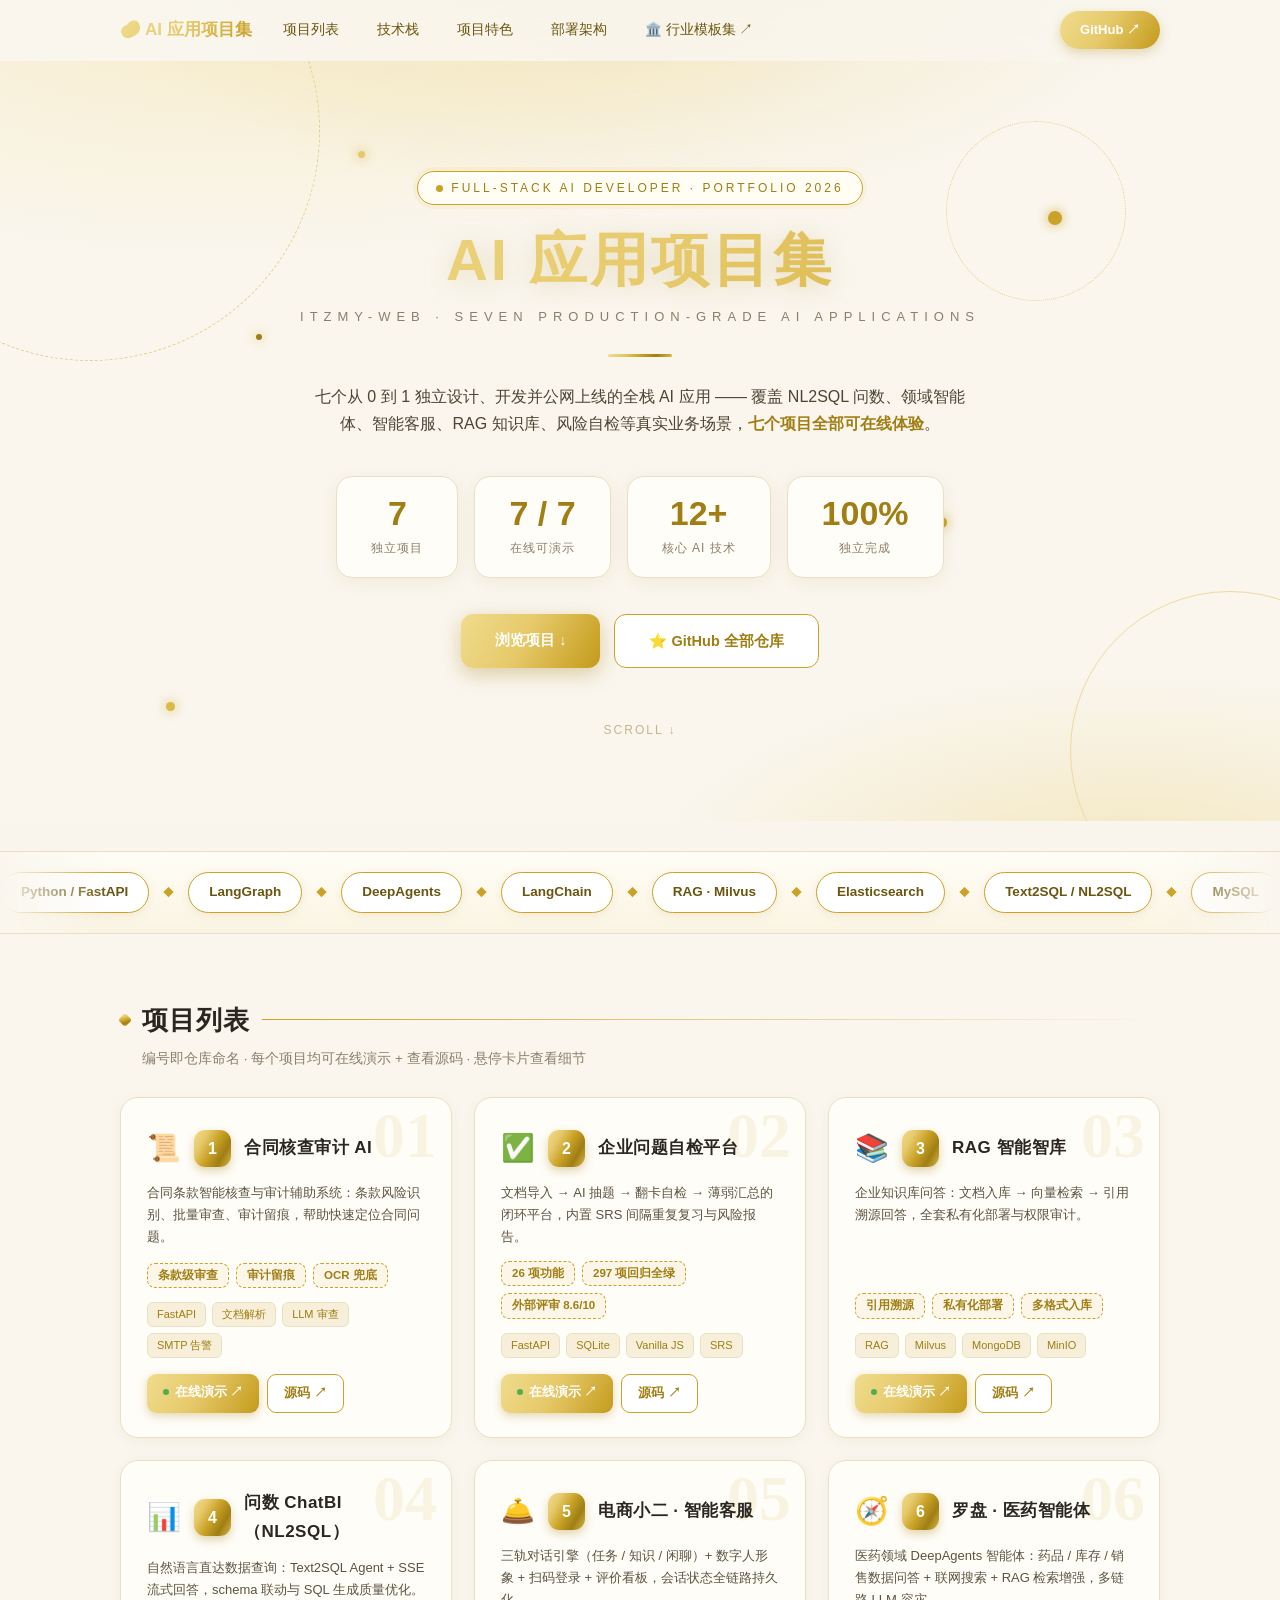
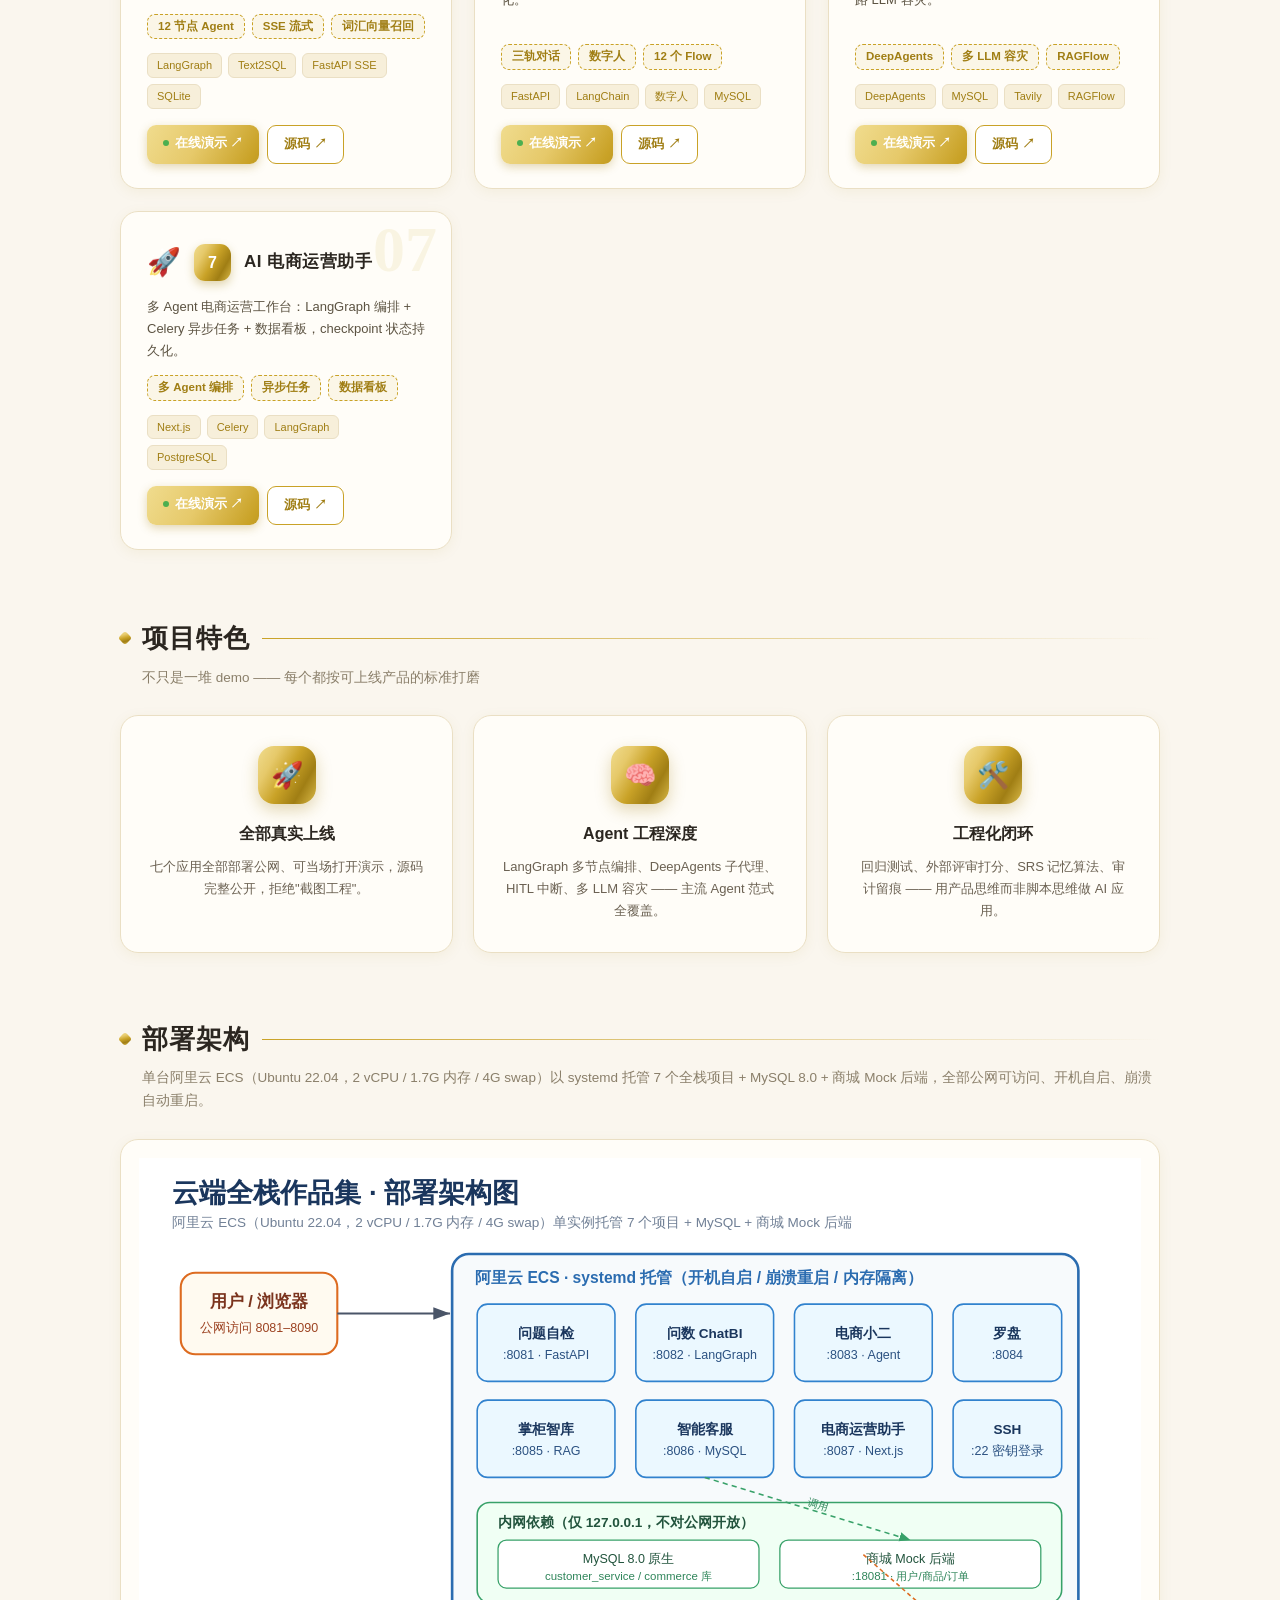
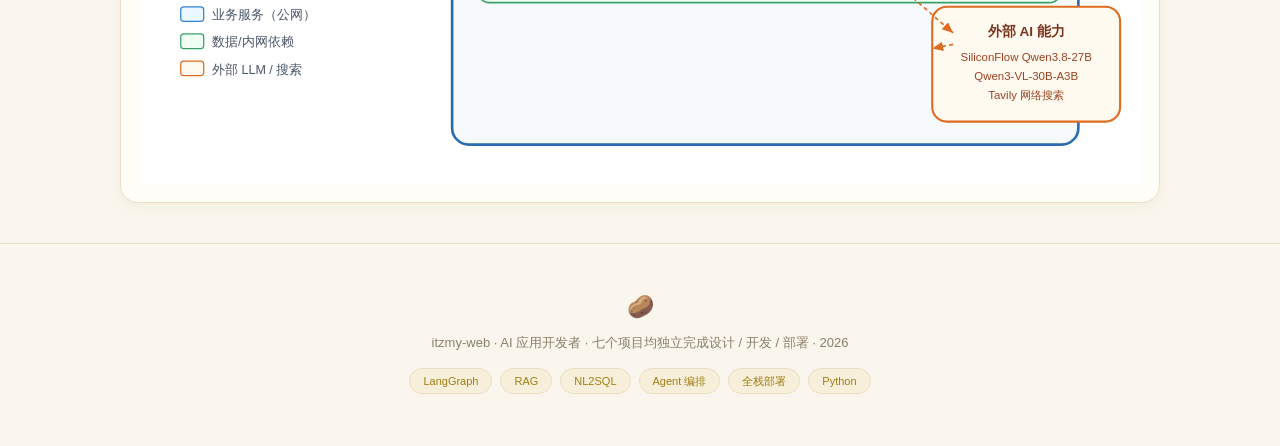
<file: index.html>
<!DOCTYPE html>
<html lang="zh-CN">
<head>
<meta charset="UTF-8">
<meta name="viewport" content="width=device-width, initial-scale=1.0">
<title>itzmy-web · AI 应用项目集 | 7 个全栈 AI 项目</title>
<meta name="description" content="7 个全栈 AI 应用项目集：NL2SQL 问数、医药智能体、智能客服、电商运营、问题自检、RAG 智库、合同核查。LangGraph / FastAPI / DeepAgents / RAG 全技术栈。">
<style>
  :root{
    --bg:#faf6ee; --panel:#fffdf8; --gold:#c9a227; --gold-deep:#a07e14;
    --gold-grad:linear-gradient(120deg,#f0dc8e,#e6c96a 25%,#c9a227 50%,#a07e14 75%,#d9b948);
    --ink:#2b2620; --muted:#8a7f6a; --line:#eadfc4; --ok:#3d7a3f;
  }
  *{box-sizing:border-box;margin:0;padding:0}
  html{scroll-behavior:smooth}
  body{background:var(--bg);color:var(--ink);font-family:"Microsoft YaHei","PingFang SC",-apple-system,sans-serif;line-height:1.7;overflow-x:hidden}
  /* 全局噪点+顶部光晕 */
  body::before{content:"";position:fixed;inset:0;pointer-events:none;z-index:0;opacity:.35;
    background-image:url("data:image/svg+xml,%3Csvg xmlns='http://www.w3.org/2000/svg' width='120' height='120'%3E%3Cfilter id='n'%3E%3CfeTurbulence type='fractalNoise' baseFrequency='0.9' numOctaves='2'/%3E%3C/filter%3E%3Crect width='120' height='120' filter='url(%23n)' opacity='0.05'/%3E%3C/svg%3E")}
  body::after{content:"";position:fixed;top:-220px;left:50%;transform:translateX(-50%);width:1100px;height:440px;z-index:0;pointer-events:none;
    background:radial-gradient(ellipse at center,rgba(230,201,106,.28),transparent 65%);filter:blur(10px)}
  .wrap{max-width:1080px;margin:0 auto;padding:0 20px;position:relative;z-index:1}
  ::selection{background:#e6c96a;color:#fff}

  /* ---------- 导航 ---------- */
  nav{position:sticky;top:0;z-index:60;background:rgba(250,246,238,.85);backdrop-filter:blur(14px);
    border-bottom:1px solid transparent;transition:border .3s, box-shadow .3s}
  nav.scrolled{border-bottom-color:var(--line);box-shadow:0 4px 24px rgba(160,126,20,.10)}
  nav .wrap{display:flex;align-items:center;gap:8px;height:60px}
  nav .brand{font-weight:800;font-size:17px;background:var(--gold-grad);background-size:200%;
    -webkit-background-clip:text;background-clip:text;color:transparent;animation:gtext 6s linear infinite;margin-right:8px}
  nav a.nl{font-size:13.5px;color:#6b5510;text-decoration:none;padding:7px 15px;border-radius:99px;transition:all .15s}
  nav a.nl:hover{background:#f5ecd2;transform:translateY(-1px)}
  nav .spacer{flex:1}
  nav .gh{font-size:13px;font-weight:700;color:#fff;background:var(--gold-grad);background-size:200%;
    border-radius:99px;padding:8px 20px;text-decoration:none;box-shadow:0 4px 12px rgba(160,126,20,.28);transition:all .2s}
  nav .gh:hover{transform:translateY(-1px);box-shadow:0 6px 18px rgba(160,126,20,.4)}

  /* ---------- Hero ---------- */
  header{position:relative;padding:110px 0 80px;text-align:center;overflow:hidden;
    background:
      radial-gradient(1100px 460px at 18% -10%, #f7ecc9 0%, transparent 60%),
      radial-gradient(880px 380px at 88% 108%, #f3e6bd 0%, transparent 55%),
      var(--bg);}
  .ring{position:absolute;border-radius:50%;pointer-events:none}
  .r1{width:460px;height:460px;border:1.5px dashed #e2cf8f;top:-160px;left:-140px;animation:spin 46s linear infinite}
  .r2{width:320px;height:320px;border:1.5px solid #eed9a0;bottom:-90px;right:-110px;animation:spin 34s linear infinite reverse}
  .r3{width:180px;height:180px;border:1px dotted #e2cf8f;top:60px;right:12%;animation:spin 26s linear infinite}
  .dot{position:absolute;border-radius:50%;pointer-events:none;box-shadow:0 0 12px rgba(201,162,39,.8)}
  .p1{width:14px;height:14px;background:#c9a227;top:150px;right:17%;animation:float 5s ease-in-out infinite}
  .p2{width:9px;height:9px;background:#d9b948;bottom:110px;left:13%;animation:float 6s ease-in-out 1s infinite}
  .p3{width:7px;height:7px;background:#e6c96a;top:90px;left:28%;animation:float 7s ease-in-out .4s infinite}
  .p4{width:11px;height:11px;background:#c9a227;top:60%;right:26%;animation:float 5.5s ease-in-out .8s infinite}
  .p5{width:6px;height:6px;background:#a07e14;top:36%;left:20%;animation:float 6.5s ease-in-out 1.6s infinite}
  @keyframes spin{to{transform:rotate(360deg)}}
  @keyframes float{0%,100%{transform:translateY(0)}50%{transform:translateY(-18px)}}
  @keyframes gtext{to{background-position:200% center}}

  .kicker{display:inline-flex;align-items:center;gap:8px;font-size:12px;letter-spacing:3px;color:var(--gold-deep);
    border:1px solid var(--gold);border-radius:99px;padding:6px 18px;margin-bottom:22px;background:#fffdf4;
    box-shadow:0 0 0 4px rgba(230,201,106,.12);position:relative}
  .kicker::before{content:"";width:7px;height:7px;border-radius:50%;background:var(--gold);animation:pulse 1.8s ease infinite}
  @keyframes pulse{0%,100%{box-shadow:0 0 0 0 rgba(201,162,39,.5)}50%{box-shadow:0 0 0 7px rgba(201,162,39,0)}}
  header h1{font-size:58px;font-weight:900;letter-spacing:3px;line-height:1.15;
    background:var(--gold-grad);background-size:220% auto;-webkit-background-clip:text;background-clip:text;color:transparent;
    animation:gtext 7s linear infinite;filter:drop-shadow(0 4px 14px rgba(160,126,20,.22))}
  header .en{font-size:13px;color:var(--muted);letter-spacing:6px;margin-top:12px;text-transform:uppercase}
  .divider{width:64px;height:3px;border-radius:2px;background:var(--gold-grad);margin:26px auto}
  header p.lead{max-width:680px;margin:0 auto;color:#4d4433;font-size:16px}
  header p.lead b{color:var(--gold-deep)}

  .stats{display:flex;justify-content:center;gap:16px;margin-top:38px;flex-wrap:wrap}
  .stat{position:relative;overflow:hidden;background:var(--panel);border:1px solid var(--line);border-radius:16px;
    padding:16px 34px;text-align:center;box-shadow:0 4px 18px rgba(160,126,20,.09);transition:transform .2s, box-shadow .2s}
  .stat:hover{transform:translateY(-4px);box-shadow:0 10px 28px rgba(160,126,20,.2)}
  .stat::after{content:"";position:absolute;top:0;left:-80%;width:60%;height:100%;
    background:linear-gradient(105deg,transparent,rgba(230,201,106,.25),transparent);animation:sheen 3.5s ease infinite}
  .stat:nth-child(2)::after{animation-delay:.6s}.stat:nth-child(3)::after{animation-delay:1.2s}.stat:nth-child(4)::after{animation-delay:1.8s}
  @keyframes sheen{0%{left:-80%}45%,100%{left:130%}}
  .stat b{display:block;font-size:34px;font-weight:900;color:var(--gold-deep);line-height:1.2}
  .stat span{font-size:12px;color:var(--muted);letter-spacing:1px}
  .hero-btns{margin-top:36px;display:flex;justify-content:center;gap:14px;flex-wrap:wrap}
  .gh-hero{position:relative;overflow:hidden;font-size:14.5px;font-weight:700;color:#fff;background:var(--gold-grad);background-size:200%;
    border-radius:12px;padding:14px 34px;text-decoration:none;box-shadow:0 6px 20px rgba(160,126,20,.35);transition:all .2s}
  .gh-hero:hover{transform:translateY(-2px);box-shadow:0 10px 28px rgba(160,126,20,.45)}
  .ghost{font-size:14.5px;font-weight:700;color:var(--gold-deep);background:#fff;border:1.5px solid var(--gold);
    border-radius:12px;padding:14px 34px;text-decoration:none;transition:all .2s}
  .ghost:hover{background:#fbf6e7;transform:translateY(-2px)}
  .scroll-hint{margin-top:52px;color:#c4b58f;font-size:12px;letter-spacing:2px;animation:bob 2s ease infinite}
  @keyframes bob{0%,100%{transform:translateY(0);opacity:.7}50%{transform:translateY(6px);opacity:1}}

  /* ---------- 滚动渐显 ---------- */
  .reveal{opacity:0;transform:translateY(26px);transition:opacity .7s ease, transform .7s ease}
  .reveal.in{opacity:1;transform:none}

  /* ---------- 章节 ---------- */
  .section-title{font-size:26px;font-weight:900;margin:64px 0 6px;display:flex;align-items:center;gap:12px;letter-spacing:1px}
  .section-title .sq{width:10px;height:10px;background:var(--gold-grad);border-radius:3px;transform:rotate(45deg);flex-shrink:0}
  .section-title::after{content:"";flex:1;height:1px;background:linear-gradient(90deg,var(--gold),transparent)}
  .section-sub{font-size:13.5px;color:var(--muted);margin-bottom:26px;padding-left:22px}

  /* ---------- 项目卡片 ---------- */
  .grid{display:grid;grid-template-columns:repeat(auto-fill,minmax(330px,1fr));gap:22px;padding-bottom:10px}
  .card{position:relative;background:var(--panel);border:1px solid var(--line);border-radius:18px;padding:28px 26px 24px;
    box-shadow:0 3px 14px rgba(160,126,20,.07);transition:transform .2s, box-shadow .2s;display:flex;flex-direction:column;overflow:hidden}
  .card:hover{transform:translateY(-6px);box-shadow:0 16px 38px rgba(160,126,20,.2)}
  .card .bignum{position:absolute;top:6px;right:14px;font-size:64px;font-weight:900;color:rgba(201,162,39,.10);
    line-height:1;pointer-events:none;font-family:Georgia,serif;transition:color .25s}
  .card:hover .bignum{color:rgba(201,162,39,.2)}
  .card::before{content:"";position:absolute;inset:0;border-radius:18px;padding:1.5px;
    background:linear-gradient(135deg,#f0dc8e,#a07e14,#e6c96a);-webkit-mask:linear-gradient(#fff 0 0) content-box,linear-gradient(#fff 0 0);
    -webkit-mask-composite:xor;mask-composite:exclude;opacity:0;transition:opacity .25s;pointer-events:none}
  .card:hover::before{opacity:1}
  .card .shine{position:absolute;top:0;left:-90%;width:55%;height:100%;pointer-events:none;
    background:linear-gradient(105deg,transparent,rgba(255,244,200,.5),transparent);transition:left .7s ease}
  .card:hover .shine{left:130%}
  .card .top{display:flex;align-items:center;gap:13px;margin-bottom:10px;position:relative}
  .card .ico{font-size:27px;transition:transform .25s}
  .card:hover .ico{transform:scale(1.22) rotate(-6deg)}
  .card .num{display:flex;align-items:center;justify-content:center;width:37px;height:37px;border-radius:11px;
    background:var(--gold-grad);color:#fff;font-weight:800;font-size:16px;flex-shrink:0;box-shadow:0 4px 10px rgba(160,126,20,.32)}
  .card h3{font-size:17px;font-weight:800;letter-spacing:.5px}
  .card .desc{font-size:13px;color:#5c5342;flex:1;position:relative}
  .metric{display:flex;gap:7px;margin:13px 0 4px;flex-wrap:wrap;position:relative}
  .metric b{font-size:11.5px;color:var(--gold-deep);background:#fbf6e7;border:1px dashed var(--gold);
    border-radius:8px;padding:2px 10px;font-weight:700}
  .stack{margin:10px 0 16px;display:flex;flex-wrap:wrap;gap:6px;position:relative}
  .stack span{font-size:11px;background:#f7efda;color:var(--gold-deep);border:1px solid var(--line);
    border-radius:6px;padding:2px 9px}
  .btns{display:flex;gap:8px;margin-top:auto;position:relative}
  .btn{position:relative;overflow:hidden;font-size:12.5px;font-weight:700;border-radius:9px;padding:8px 16px;text-decoration:none;text-align:center}
  .btn-demo{color:#fff;background:var(--gold-grad);background-size:200%;box-shadow:0 3px 10px rgba(160,126,20,.3)}
  .btn-demo:hover{filter:brightness(1.07)}
  .btn-code{color:var(--gold-deep);background:#fff;border:1px solid var(--gold)}
  .btn-code:hover{background:#fbf6e7}
  .live-dot{display:inline-block;width:6px;height:6px;border-radius:50%;background:#4caf50;margin-right:6px;animation:pulse 1.8s ease infinite;vertical-align:1px}

  /* ---------- 走马灯技术墙 ---------- */
  .marquee-box{margin:30px 0 10px;border-top:1px solid var(--line);border-bottom:1px solid var(--line);
    background:linear-gradient(180deg,#fffdf6,#faf4e2);padding:20px 0;overflow:hidden;position:relative}
  .marquee-box::before,.marquee-box::after{content:"";position:absolute;top:0;bottom:0;width:110px;z-index:2;pointer-events:none}
  .marquee-box::before{left:0;background:linear-gradient(90deg,var(--bg),transparent)}
  .marquee-box::after{right:0;background:linear-gradient(-90deg,var(--bg),transparent)}
  .marquee{display:flex;gap:0;width:max-content;animation:scrollx 30s linear infinite}
  .marquee:hover{animation-play-state:paused}
  @keyframes scrollx{to{transform:translateX(-50%)}}
  .mgroup{display:flex;align-items:center;gap:14px;padding-right:14px}
  .mgroup .t{font-size:13.5px;font-weight:700;color:#6b5510;background:#fff;border:1px solid var(--gold);
    border-radius:99px;padding:8px 20px;white-space:nowrap;box-shadow:0 2px 8px rgba(160,126,20,.10)}
  .mgroup .sep{color:var(--gold);font-size:11px}

  /* ---------- 特性区 ---------- */
  .feats{display:grid;grid-template-columns:repeat(3,1fr);gap:20px;margin:8px 0 20px}
  .feat{background:var(--panel);border:1px solid var(--line);border-radius:18px;padding:30px 28px;text-align:center;
    box-shadow:0 3px 14px rgba(160,126,20,.07);transition:transform .2s, box-shadow .2s;position:relative;overflow:hidden}
  .feat:hover{transform:translateY(-5px);box-shadow:0 14px 32px rgba(160,126,20,.18)}
  .feat .fi{width:58px;height:58px;margin:0 auto 16px;border-radius:16px;background:var(--gold-grad);
    display:flex;align-items:center;justify-content:center;font-size:26px;box-shadow:0 6px 16px rgba(160,126,20,.3)}
  .feat h4{font-size:16px;font-weight:800;margin-bottom:8px}
  .feat p{font-size:13px;color:#6b6152}
  @media (max-width:760px){ .feats{grid-template-columns:1fr} header h1{font-size:38px} .stat b{font-size:26px} }

  footer{position:relative;text-align:center;padding:44px 0 52px;border-top:1px solid var(--line);margin-top:40px}
  footer .fl{font-size:22px;margin-bottom:6px}
  footer .ft{color:var(--muted);font-size:13px}
  footer .fb{margin-top:14px;display:flex;justify-content:center;gap:8px;flex-wrap:wrap}
  footer .fb span{font-size:11px;background:#f7efda;border:1px solid var(--line);color:var(--gold-deep);border-radius:99px;padding:3px 13px}
</style>
</head>
<body>

<nav id="topnav">
  <div class="wrap">
    <span class="brand">🥔 AI 应用项目集</span>
    <a class="nl" href="#projects">项目列表</a>
    <a class="nl" href="#stack">技术栈</a>
    <a class="nl" href="#why">项目特色</a>
    <a class="nl" href="#arch">部署架构</a>
    <a class="nl" href="https://itzmy-web.github.io/ai-suites/" target="_blank" rel="noopener">🏛️ 行业模板集 ↗</a>
    <span class="spacer"></span>
    <a class="gh" href="https://github.com/itzmy-web" target="_blank" rel="noopener">GitHub ↗</a>
  </div>
</nav>

<header>
  <span class="ring r1"></span><span class="ring r2"></span><span class="ring r3"></span>
  <span class="dot p1"></span><span class="dot p2"></span><span class="dot p3"></span><span class="dot p4"></span><span class="dot p5"></span>
  <div class="wrap">
    <div class="kicker">FULL-STACK AI DEVELOPER · PORTFOLIO 2026</div>
    <h1>AI 应用项目集</h1>
    <div class="en">itzmy-web · Seven Production-Grade AI Applications</div>
    <div class="divider"></div>
    <p class="lead">七个从 0 到 1 独立设计、开发并公网上线的全栈 AI 应用 —— 覆盖 NL2SQL 问数、领域智能体、智能客服、RAG 知识库、风险自检等真实业务场景，<b>七个项目全部可在线体验</b>。</p>
    <div class="stats">
      <div class="stat"><b data-count="7">0</b><span>独立项目</span></div>
      <div class="stat"><b data-count="7" data-suffix=" / 7">0 / 7</b><span>在线可演示</span></div>
      <div class="stat"><b data-count="12" data-suffix="+">0+</b><span>核心 AI 技术</span></div>
      <div class="stat"><b data-count="100" data-suffix="%">0%</b><span>独立完成</span></div>
    </div>
    <div class="hero-btns">
      <a class="gh-hero" href="#projects">浏览项目 ↓</a>
      <a class="ghost" href="https://github.com/itzmy-web?tab=repositories" target="_blank" rel="noopener">⭐ GitHub 全部仓库</a>
    </div>
    <div class="scroll-hint">SCROLL ↓</div>
  </div>
</header>

<!-- 技术走马灯 -->
<div class="marquee-box" id="stack">
  <div class="marquee">
    <div class="mgroup" id="mg1"></div>
    <div class="mgroup" id="mg2"></div>
  </div>
</div>

<div class="wrap" id="projects">
  <div class="section-title reveal"><span class="sq"></span>项目列表</div>
  <div class="section-sub reveal">编号即仓库命名 · 每个项目均可在线演示 + 查看源码 · 悬停卡片查看细节</div>
  <div class="grid">

    <div class="card reveal">
      <span class="shine"></span><span class="bignum">01</span>
      <div class="top"><span class="ico">📜</span><span class="num">1</span><h3>合同核查审计 AI</h3></div>
      <p class="desc">合同条款智能核查与审计辅助系统：条款风险识别、批量审查、审计留痕，帮助快速定位合同问题。</p>
      <div class="metric"><b>条款级审查</b><b>审计留痕</b><b>OCR 兜底</b></div>
      <div class="stack"><span>FastAPI</span><span>文档解析</span><span>LLM 审查</span><span>SMTP 告警</span></div>
      <div class="btns">
        <a class="btn btn-demo" href="https://contract-review-ai.app.workbuddy.host/" target="_blank" rel="noopener"><span class="live-dot"></span>在线演示 ↗</a>
        <a class="btn btn-code" href="https://github.com/itzmy-web/-1.contract-review-ai" target="_blank" rel="noopener">源码 ↗</a>
      </div>
    </div>

    <div class="card reveal">
      <span class="shine"></span><span class="bignum">02</span>
      <div class="top"><span class="ico">✅</span><span class="num">2</span><h3>企业问题自检平台</h3></div>
      <p class="desc">文档导入 → AI 抽题 → 翻卡自检 → 薄弱汇总的闭环平台，内置 SRS 间隔重复复习与风险报告。</p>
      <div class="metric"><b>26 项功能</b><b>297 项回归全绿</b><b>外部评审 8.6/10</b></div>
      <div class="stack"><span>FastAPI</span><span>SQLite</span><span>Vanilla JS</span><span>SRS</span></div>
      <div class="btns">
        <a class="btn btn-demo" href="http://39.107.107.246:8081/login.html" target="_blank" rel="noopener"><span class="live-dot"></span>在线演示 ↗</a>
        <a class="btn btn-code" href="https://github.com/itzmy-web/2.question-self-check" target="_blank" rel="noopener">源码 ↗</a>
      </div>
    </div>

    <div class="card reveal">
      <span class="shine"></span><span class="bignum">03</span>
      <div class="top"><span class="ico">📚</span><span class="num">3</span><h3>RAG 智能智库</h3></div>
      <p class="desc">企业知识库问答：文档入库 → 向量检索 → 引用溯源回答，全套私有化部署与权限审计。</p>
      <div class="metric"><b>引用溯源</b><b>私有化部署</b><b>多格式入库</b></div>
      <div class="stack"><span>RAG</span><span>Milvus</span><span>MongoDB</span><span>MinIO</span></div>
      <div class="btns">
        <a class="btn btn-demo" href="http://39.107.107.246:8085" target="_blank" rel="noopener"><span class="live-dot"></span>在线演示 ↗</a>
        <a class="btn btn-code" href="https://github.com/itzmy-web/3.zhiku-knowledge-demo" target="_blank" rel="noopener">源码 ↗</a>
      </div>
    </div>

    <div class="card reveal">
      <span class="shine"></span><span class="bignum">04</span>
      <div class="top"><span class="ico">📊</span><span class="num">4</span><h3>问数 ChatBI（NL2SQL）</h3></div>
      <p class="desc">自然语言直达数据查询：Text2SQL Agent + SSE 流式回答，schema 联动与 SQL 生成质量优化。</p>
      <div class="metric"><b>12 节点 Agent</b><b>SSE 流式</b><b>词汇向量召回</b></div>
      <div class="stack"><span>LangGraph</span><span>Text2SQL</span><span>FastAPI SSE</span><span>SQLite</span></div>
      <div class="btns">
        <a class="btn btn-demo" href="http://39.107.107.246:8082" target="_blank" rel="noopener"><span class="live-dot"></span>在线演示 ↗</a>
        <a class="btn btn-code" href="https://github.com/itzmy-web/4.wenshu-chatbi-cloud.app" target="_blank" rel="noopener">源码 ↗</a>
      </div>
    </div>

    <div class="card reveal">
      <span class="shine"></span><span class="bignum">05</span>
      <div class="top"><span class="ico">🛎️</span><span class="num">5</span><h3>电商小二 · 智能客服</h3></div>
      <p class="desc">三轨对话引擎（任务 / 知识 / 闲聊）+ 数字人形象 + 扫码登录 + 评价看板，会话状态全链路持久化。</p>
      <div class="metric"><b>三轨对话</b><b>数字人</b><b>12 个 Flow</b></div>
      <div class="stack"><span>FastAPI</span><span>LangChain</span><span>数字人</span><span>MySQL</span></div>
      <div class="btns">
        <a class="btn btn-demo" href="http://39.107.107.246:8083/login.html" target="_blank" rel="noopener"><span class="live-dot"></span>在线演示 ↗</a>
        <a class="btn btn-code" href="https://github.com/itzmy-web/5.dianshang-xiaoer-cs.app" target="_blank" rel="noopener">源码 ↗</a>
      </div>
    </div>

    <div class="card reveal">
      <span class="shine"></span><span class="bignum">06</span>
      <div class="top"><span class="ico">🧭</span><span class="num">6</span><h3>罗盘 · 医药智能体</h3></div>
      <p class="desc">医药领域 DeepAgents 智能体：药品 / 库存 / 销售数据问答 + 联网搜索 + RAG 检索增强，多链路 LLM 容灾。</p>
      <div class="metric"><b>DeepAgents</b><b>多 LLM 容灾</b><b>RAGFlow</b></div>
      <div class="stack"><span>DeepAgents</span><span>MySQL</span><span>Tavily</span><span>RAGFlow</span></div>
      <div class="btns">
        <a class="btn btn-demo" href="http://39.107.107.246:8084/" target="_blank" rel="noopener"><span class="live-dot"></span>在线演示 ↗</a>
        <a class="btn btn-code" href="https://github.com/itzmy-web/6.compass-pharma-cloud" target="_blank" rel="noopener">源码 ↗</a>
      </div>
    </div>

    <div class="card reveal">
      <span class="shine"></span><span class="bignum">07</span>
      <div class="top"><span class="ico">🚀</span><span class="num">7</span><h3>AI 电商运营助手</h3></div>
      <p class="desc">多 Agent 电商运营工作台：LangGraph 编排 + Celery 异步任务 + 数据看板，checkpoint 状态持久化。</p>
      <div class="metric"><b>多 Agent 编排</b><b>异步任务</b><b>数据看板</b></div>
      <div class="stack"><span>Next.js</span><span>Celery</span><span>LangGraph</span><span>PostgreSQL</span></div>
      <div class="btns">
        <a class="btn btn-demo" href="http://39.107.107.246:8087/login" target="_blank" rel="noopener"><span class="live-dot"></span>在线演示 ↗</a>
        <a class="btn btn-code" href="https://github.com/itzmy-web/7.ecommerce-assistant-demo.app" target="_blank" rel="noopener">源码 ↗</a>
      </div>
    </div>

  </div>

  <div class="section-title reveal" id="why" style="margin-top:56px"><span class="sq"></span>项目特色</div>
  <div class="section-sub reveal">不只是一堆 demo —— 每个都按可上线产品的标准打磨</div>
  <div class="feats">
    <div class="feat reveal">
      <div class="fi">🚀</div>
      <h4>全部真实上线</h4>
      <p>七个应用全部部署公网、可当场打开演示，源码完整公开，拒绝"截图工程"。</p>
    </div>
    <div class="feat reveal">
      <div class="fi">🧠</div>
      <h4>Agent 工程深度</h4>
      <p>LangGraph 多节点编排、DeepAgents 子代理、HITL 中断、多 LLM 容灾 —— 主流 Agent 范式全覆盖。</p>
    </div>
    <div class="feat reveal">
      <div class="fi">🛠️</div>
      <h4>工程化闭环</h4>
      <p>回归测试、外部评审打分、SRS 记忆算法、审计留痕 —— 用产品思维而非脚本思维做 AI 应用。</p>
    </div>
  </div>
</div>

<!-- 部署架构 -->
<div class="wrap" id="arch" style="margin-top:20px">
  <div class="section-title reveal"><span class="sq"></span>部署架构</div>
  <div class="section-sub reveal">单台阿里云 ECS（Ubuntu 22.04，2 vCPU / 1.7G 内存 / 4G swap）以 systemd 托管 7 个全栈项目 + MySQL 8.0 + 商城 Mock 后端，全部公网可访问、开机自启、崩溃自动重启。</div>
  <div class="reveal" style="background:var(--panel);border:1px solid var(--line);border-radius:18px;padding:18px;box-shadow:0 3px 14px rgba(160,126,20,.07)">
    <svg xmlns="http://www.w3.org/2000/svg" viewBox="0 0 960 600" style="width:100%;height:auto;display:block" font-family="-apple-system,Segoe UI,Microsoft YaHei,sans-serif">
      <rect width="960" height="600" fill="#ffffff"/>
      <text x="32" y="42" font-size="26" font-weight="700" fill="#1a365d">云端全栈作品集 · 部署架构图</text>
      <text x="32" y="66" font-size="13" fill="#718096">阿里云 ECS（Ubuntu 22.04，2 vCPU / 1.7G 内存 / 4G swap）单实例托管 7 个项目 + MySQL + 商城 Mock 后端</text>
      <rect x="40" y="110" width="150" height="78" rx="14" fill="#fffaf0" stroke="#dd6b20" stroke-width="2"/>
      <text x="115" y="143" font-size="16" font-weight="600" fill="#7b341e" text-anchor="middle">用户 / 浏览器</text>
      <text x="115" y="167" font-size="12" fill="#9c4221" text-anchor="middle">公网访问 8081–8090</text>
      <line x1="190" y1="149" x2="298" y2="149" stroke="#4a5568" stroke-width="2" marker-end="url(#arrow)"/>
      <rect x="300" y="92" width="600" height="470" rx="16" fill="#f7fafc" stroke="#2b6cb0" stroke-width="2.5"/>
      <text x="322" y="120" font-size="15" font-weight="700" fill="#2b6cb0">阿里云 ECS · systemd 托管（开机自启 / 崩溃重启 / 内存隔离）</text>
      <rect x="324" y="140" width="132" height="74" rx="10" fill="#ebf8ff" stroke="#3182ce" stroke-width="1.5"/>
      <text x="390" y="172" font-size="13" font-weight="600" fill="#1a365d" text-anchor="middle">问题自检</text>
      <text x="390" y="193" font-size="12" fill="#2c5282" text-anchor="middle">:8081 · FastAPI</text>
      <rect x="476" y="140" width="132" height="74" rx="10" fill="#ebf8ff" stroke="#3182ce" stroke-width="1.5"/>
      <text x="542" y="172" font-size="13" font-weight="600" fill="#1a365d" text-anchor="middle">问数 ChatBI</text>
      <text x="542" y="193" font-size="12" fill="#2c5282" text-anchor="middle">:8082 · LangGraph</text>
      <rect x="628" y="140" width="132" height="74" rx="10" fill="#ebf8ff" stroke="#3182ce" stroke-width="1.5"/>
      <text x="694" y="172" font-size="13" font-weight="600" fill="#1a365d" text-anchor="middle">电商小二</text>
      <text x="694" y="193" font-size="12" fill="#2c5282" text-anchor="middle">:8083 · Agent</text>
      <rect x="780" y="140" width="104" height="74" rx="10" fill="#ebf8ff" stroke="#3182ce" stroke-width="1.5"/>
      <text x="832" y="172" font-size="13" font-weight="600" fill="#1a365d" text-anchor="middle">罗盘</text>
      <text x="832" y="193" font-size="12" fill="#2c5282" text-anchor="middle">:8084</text>
      <rect x="324" y="232" width="132" height="74" rx="10" fill="#ebf8ff" stroke="#3182ce" stroke-width="1.5"/>
      <text x="390" y="264" font-size="13" font-weight="600" fill="#1a365d" text-anchor="middle">掌柜智库</text>
      <text x="390" y="285" font-size="12" fill="#2c5282" text-anchor="middle">:8085 · RAG</text>
      <rect x="476" y="232" width="132" height="74" rx="10" fill="#ebf8ff" stroke="#3182ce" stroke-width="1.5"/>
      <text x="542" y="264" font-size="13" font-weight="600" fill="#1a365d" text-anchor="middle">智能客服</text>
      <text x="542" y="285" font-size="12" fill="#2c5282" text-anchor="middle">:8086 · MySQL</text>
      <rect x="628" y="232" width="132" height="74" rx="10" fill="#ebf8ff" stroke="#3182ce" stroke-width="1.5"/>
      <text x="694" y="264" font-size="13" font-weight="600" fill="#1a365d" text-anchor="middle">电商运营助手</text>
      <text x="694" y="285" font-size="12" fill="#2c5282" text-anchor="middle">:8087 · Next.js</text>
      <rect x="780" y="232" width="104" height="74" rx="10" fill="#ebf8ff" stroke="#3182ce" stroke-width="1.5"/>
      <text x="832" y="264" font-size="13" font-weight="600" fill="#1a365d" text-anchor="middle">SSH</text>
      <text x="832" y="285" font-size="12" fill="#2c5282" text-anchor="middle">:22 密钥登录</text>
      <rect x="324" y="330" width="560" height="96" rx="12" fill="#f0fff4" stroke="#38a169" stroke-width="1.5"/>
      <text x="344" y="354" font-size="13" font-weight="700" fill="#22543d">内网依赖（仅 127.0.0.1，不对公网开放）</text>
      <rect x="344" y="366" width="250" height="46" rx="8" fill="#ffffff" stroke="#38a169" stroke-width="1.2"/>
      <text x="469" y="388" font-size="12" fill="#22543d" text-anchor="middle">MySQL 8.0 原生</text>
      <text x="469" y="404" font-size="11" fill="#2f855a" text-anchor="middle">customer_service / commerce 库</text>
      <rect x="614" y="366" width="250" height="46" rx="8" fill="#ffffff" stroke="#38a169" stroke-width="1.2"/>
      <text x="739" y="388" font-size="12" fill="#22543d" text-anchor="middle">商城 Mock 后端</text>
      <text x="739" y="404" font-size="11" fill="#2f855a" text-anchor="middle">:18081 · 用户/商品/订单</text>
      <line x1="542" y1="306" x2="739" y2="366" stroke="#38a169" stroke-width="1.5" stroke-dasharray="5 4" marker-end="url(#arrowG)"/>
      <text x="640" y="332" font-size="10" fill="#2f855a" transform="rotate(18 640 332)">调用</text>
      <rect x="760" y="430" width="180" height="110" rx="14" fill="#fffaf0" stroke="#dd6b20" stroke-width="2"/>
      <text x="850" y="458" font-size="13" font-weight="700" fill="#7b341e" text-anchor="middle">外部 AI 能力</text>
      <text x="850" y="482" font-size="11" fill="#9c4221" text-anchor="middle">SiliconFlow Qwen3.8-27B</text>
      <text x="850" y="500" font-size="11" fill="#9c4221" text-anchor="middle">Qwen3-VL-30B-A3B</text>
      <text x="850" y="518" font-size="11" fill="#9c4221" text-anchor="middle">Tavily 网络搜索</text>
      <line x1="780" y1="466" x2="760" y2="470" stroke="#dd6b20" stroke-width="1.5" stroke-dasharray="4 3" marker-end="url(#arrowO)"/>
      <line x1="694" y1="380" x2="780" y2="455" stroke="#dd6b20" stroke-width="1.5" stroke-dasharray="4 3" marker-end="url(#arrowO)"/>
      <rect x="40" y="430" width="22" height="14" rx="3" fill="#ebf8ff" stroke="#3182ce" stroke-width="1.2"/>
      <text x="70" y="442" font-size="12" fill="#4a5568">业务服务（公网）</text>
      <rect x="40" y="456" width="22" height="14" rx="3" fill="#f0fff4" stroke="#38a169" stroke-width="1.2"/>
      <text x="70" y="468" font-size="12" fill="#4a5568">数据/内网依赖</text>
      <rect x="40" y="482" width="22" height="14" rx="3" fill="#fffaf0" stroke="#dd6b20" stroke-width="1.2"/>
      <text x="70" y="494" font-size="12" fill="#4a5568">外部 LLM / 搜索</text>
      <defs>
        <marker id="arrow" markerWidth="10" markerHeight="10" refX="8" refY="3" orient="auto"><path d="M0,0 L8,3 L0,6 Z" fill="#4a5568"/></marker>
        <marker id="arrowG" markerWidth="9" markerHeight="9" refX="7" refY="3" orient="auto"><path d="M0,0 L7,3 L0,6 Z" fill="#38a169"/></marker>
        <marker id="arrowO" markerWidth="9" markerHeight="9" refX="7" refY="3" orient="auto"><path d="M0,0 L7,3 L0,6 Z" fill="#dd6b20"/></marker>
      </defs>
    </svg>
  </div>
</div>

<footer>
  <div class="fl">🥔</div>
  <div class="ft">itzmy-web · AI 应用开发者 · 七个项目均独立完成设计 / 开发 / 部署 · 2026</div>
  <div class="fb">
    <span>LangGraph</span><span>RAG</span><span>NL2SQL</span><span>Agent 编排</span><span>全栈部署</span><span>Python</span>
  </div>
</footer>

<script>
/* 技术走马灯（两份内容拼接实现无缝滚动） */
const TECHS = ["Python / FastAPI","LangGraph","DeepAgents","LangChain","RAG · Milvus","Elasticsearch","Text2SQL / NL2SQL","MySQL","PostgreSQL","SQLite","Redis / Celery","Next.js","Vue","Docker","Milvus 向量库","MinIO 对象存储","SSE 流式","数字人","bge Embedding","Tavily 搜索"];
const html = TECHS.map(t=>`<span class="t">${t}</span><span class="sep">◆</span>`).join("");
document.getElementById("mg1").innerHTML = html;
document.getElementById("mg2").innerHTML = html;

/* 数字滚动 */
function animateCount(el){
  const target = parseFloat(el.dataset.count);
  const suffix = el.dataset.suffix||"";
  const dur = 1400, start = performance.now();
  function tick(t){
    const p = Math.min((t-start)/dur, 1);
    const eased = 1 - Math.pow(1-p, 3);
    const v = Math.round(target*eased);
    el.textContent = (target>=100 ? v : v) + suffix;
    if(p<1) requestAnimationFrame(tick);
  }
  requestAnimationFrame(tick);
}
const statObs = new IntersectionObserver(es=>{
  es.forEach(e=>{ if(e.isIntersecting){ animateCount(e.target); statObs.unobserve(e.target);} });
},{threshold:.6});
document.querySelectorAll(".stat b").forEach(el=>statObs.observe(el));

/* 滚动渐显 */
const revObs = new IntersectionObserver(es=>{
  es.forEach(e=>{ if(e.isIntersecting){ e.target.classList.add("in"); revObs.unobserve(e.target);} });
},{threshold:.12, rootMargin:"0px 0px -40px 0px"});
document.querySelectorAll(".reveal").forEach(el=>revObs.observe(el));

/* 导航滚动态 */
addEventListener("scroll", ()=>{
  document.getElementById("topnav").classList.toggle("scrolled", scrollY>10);
},{passive:true});
</script>
</body>
</html>
</file>
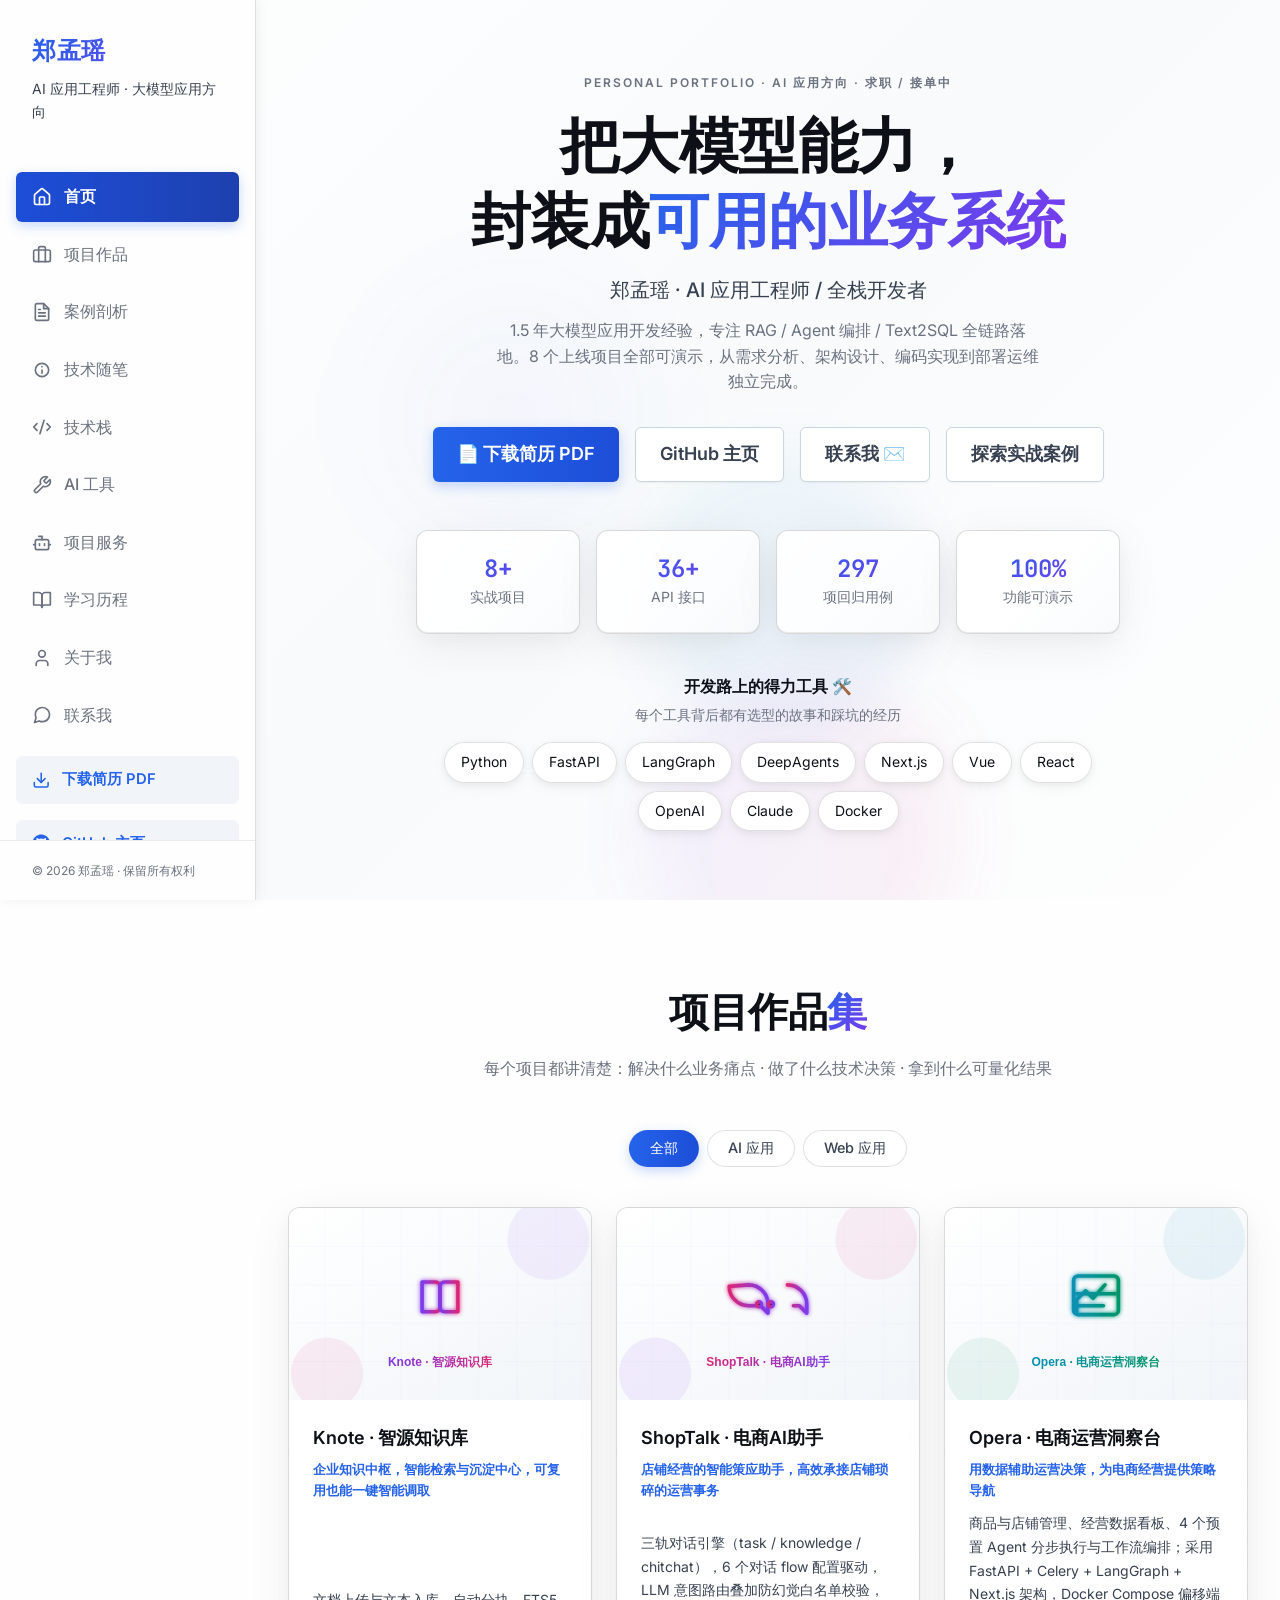
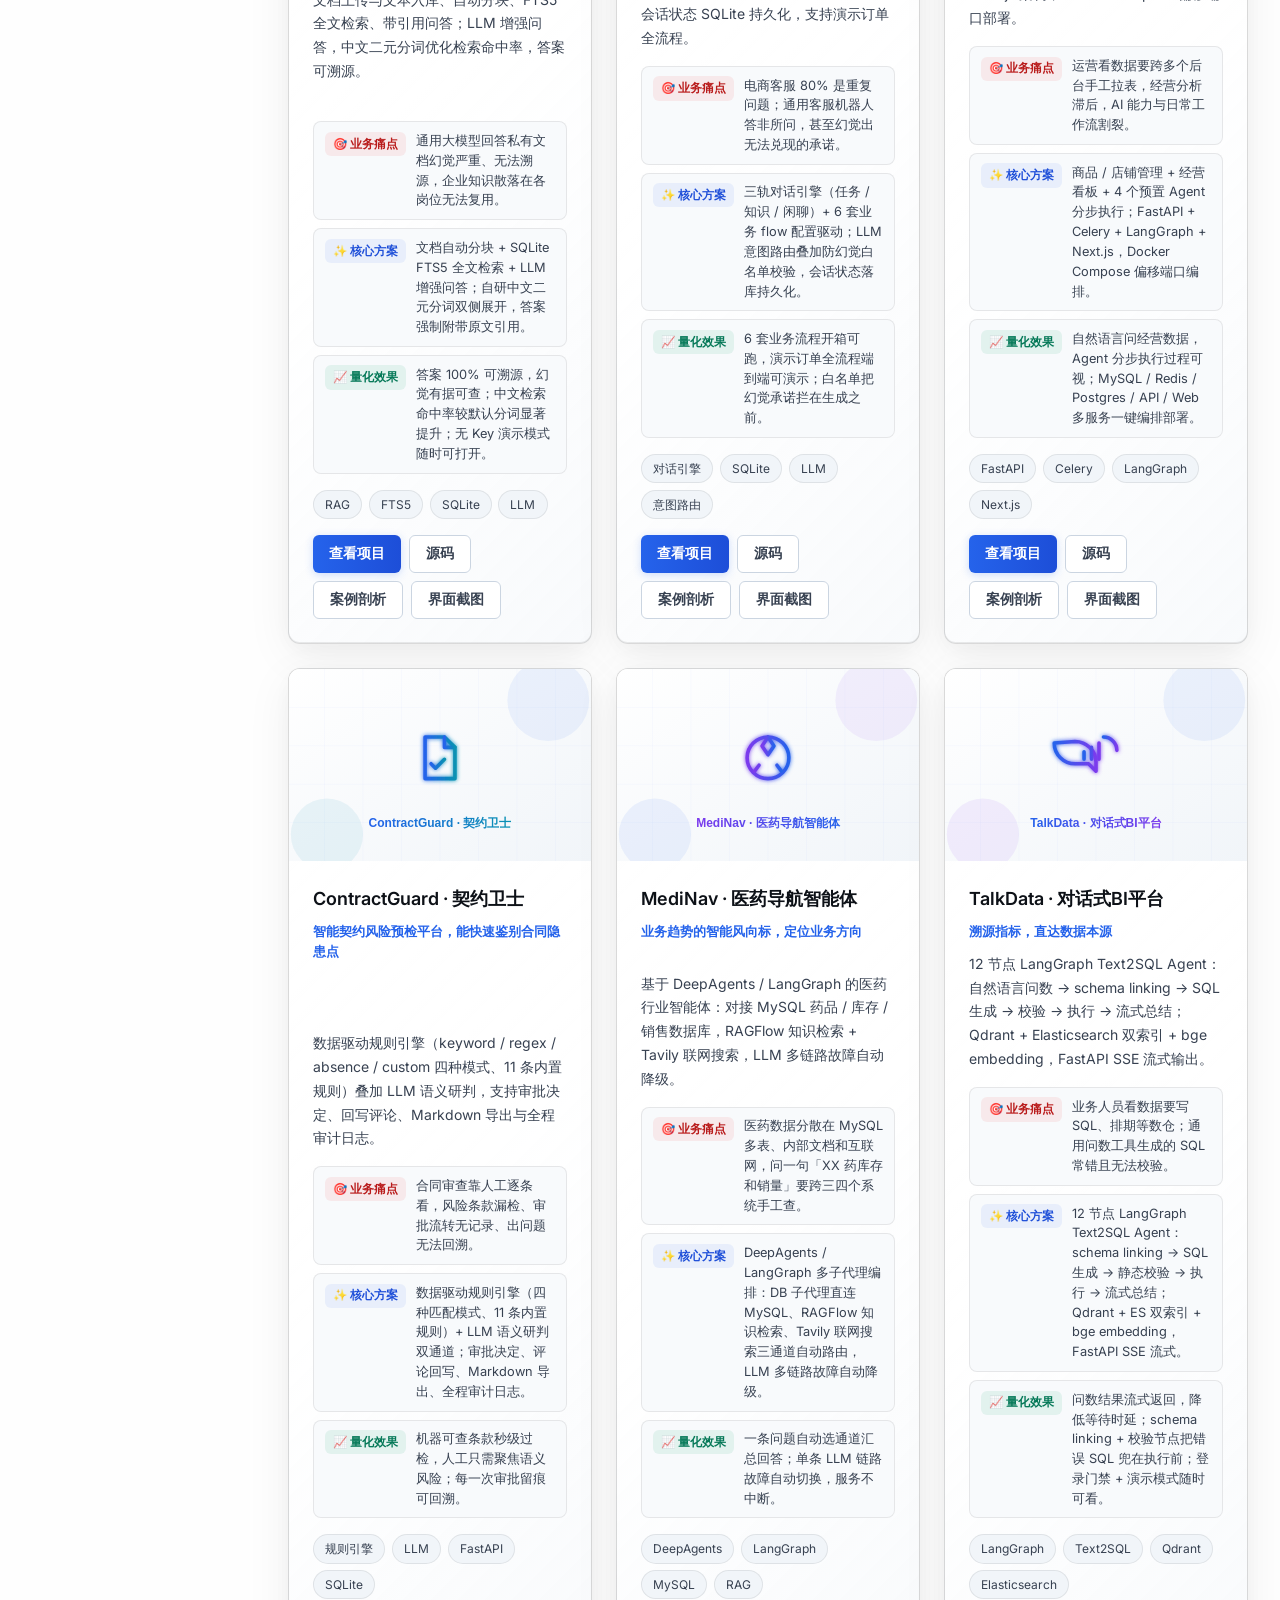
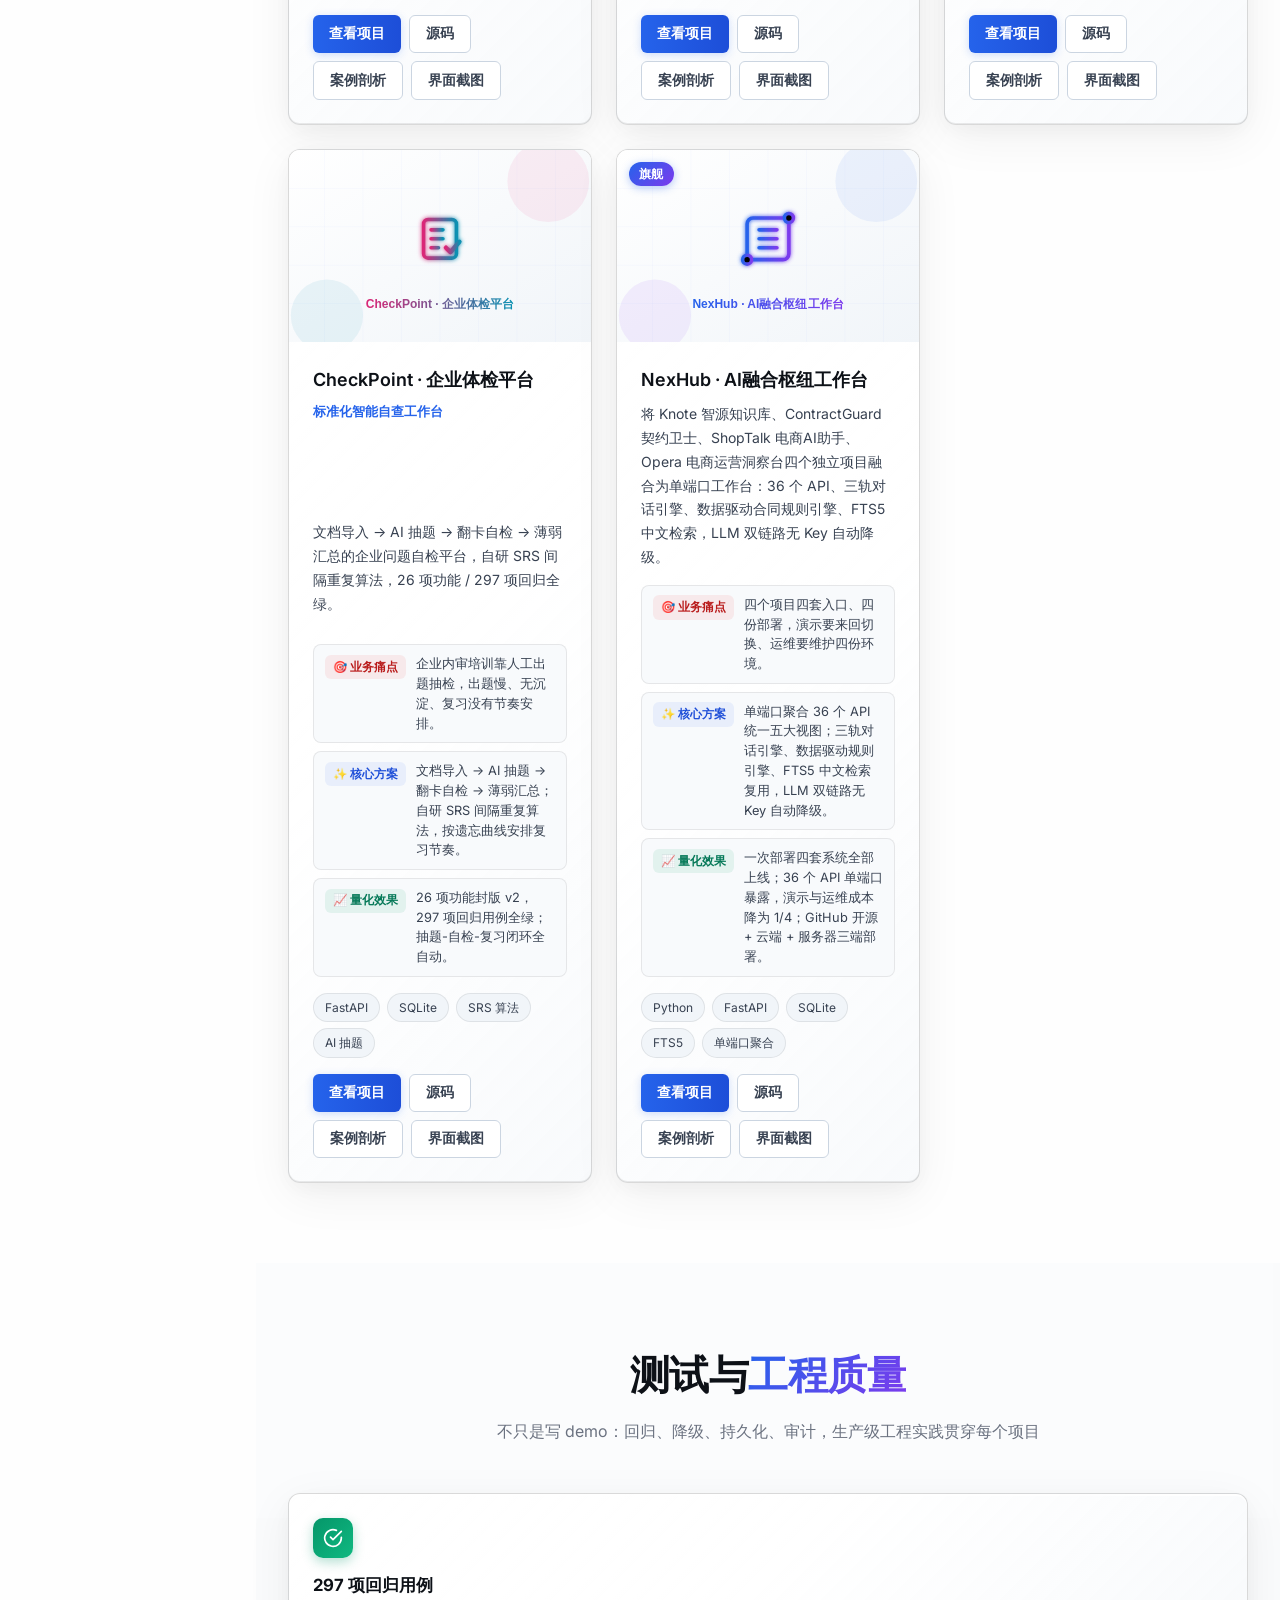
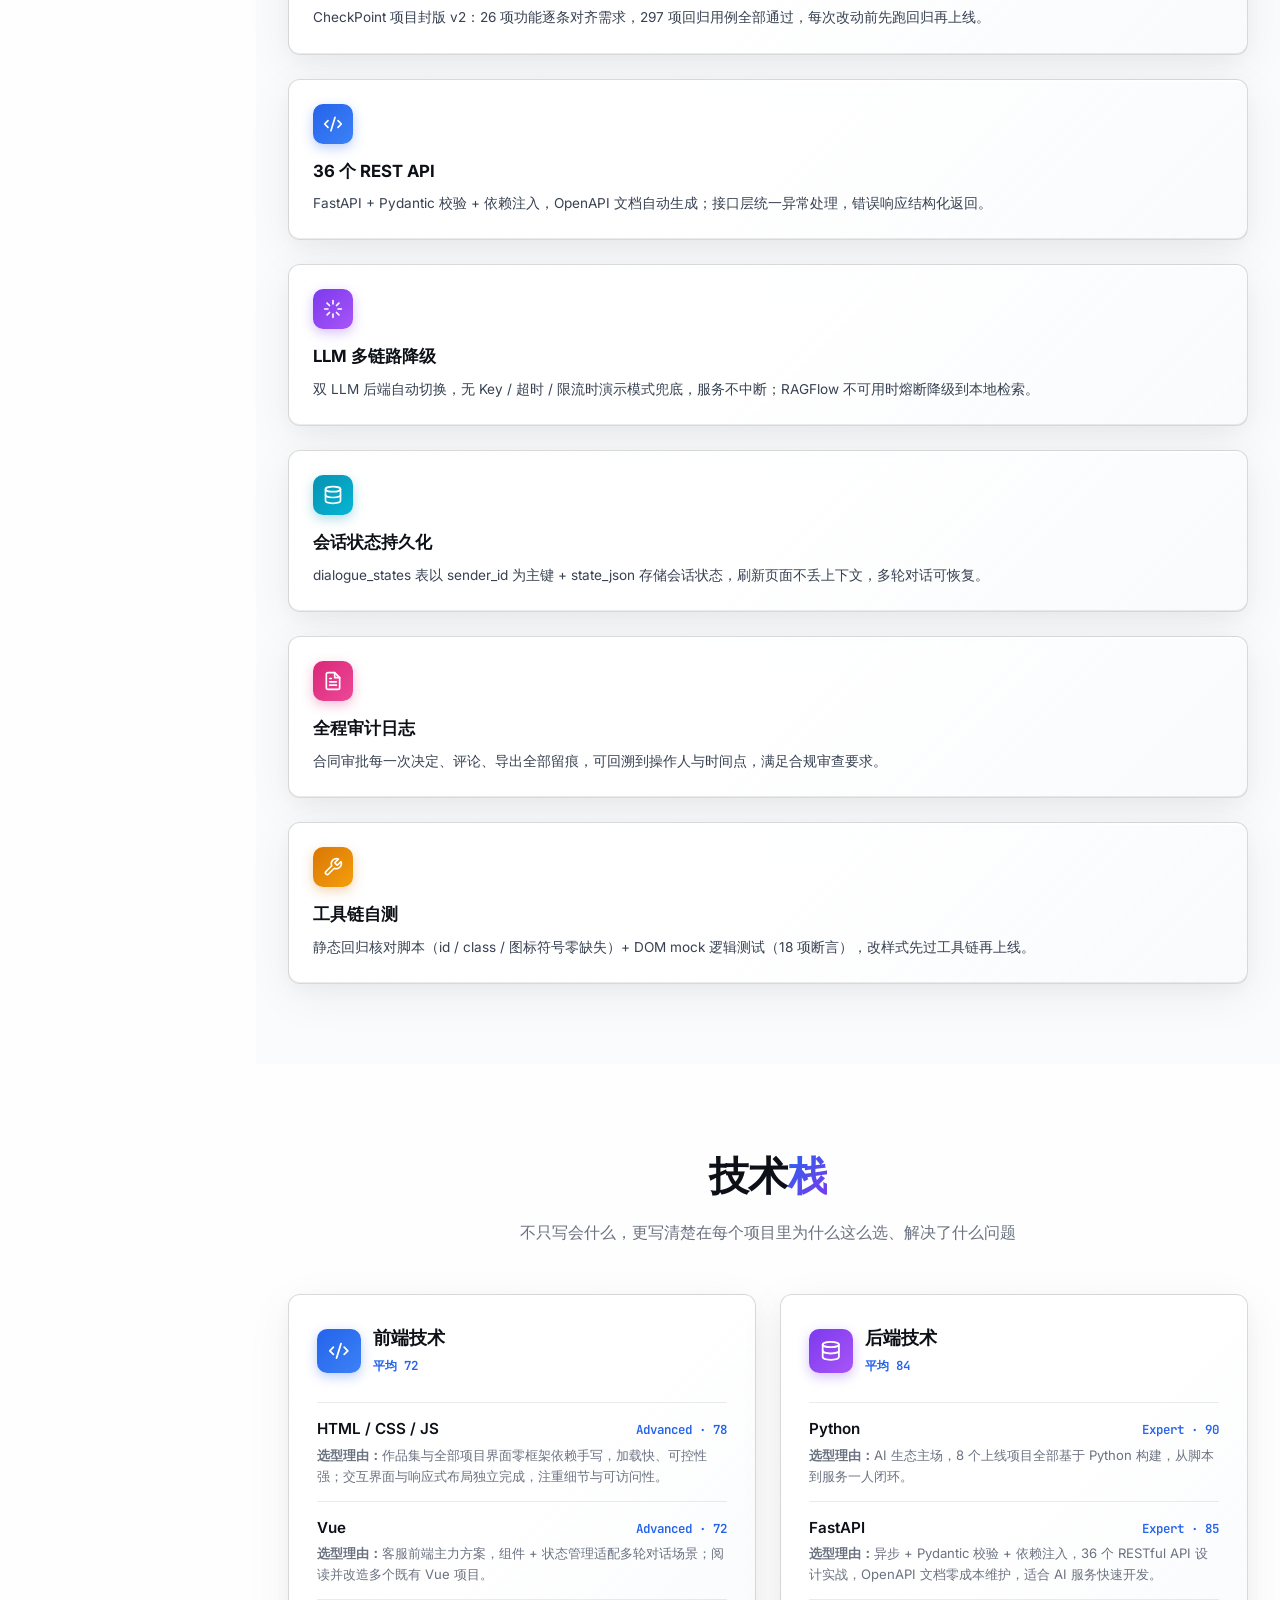
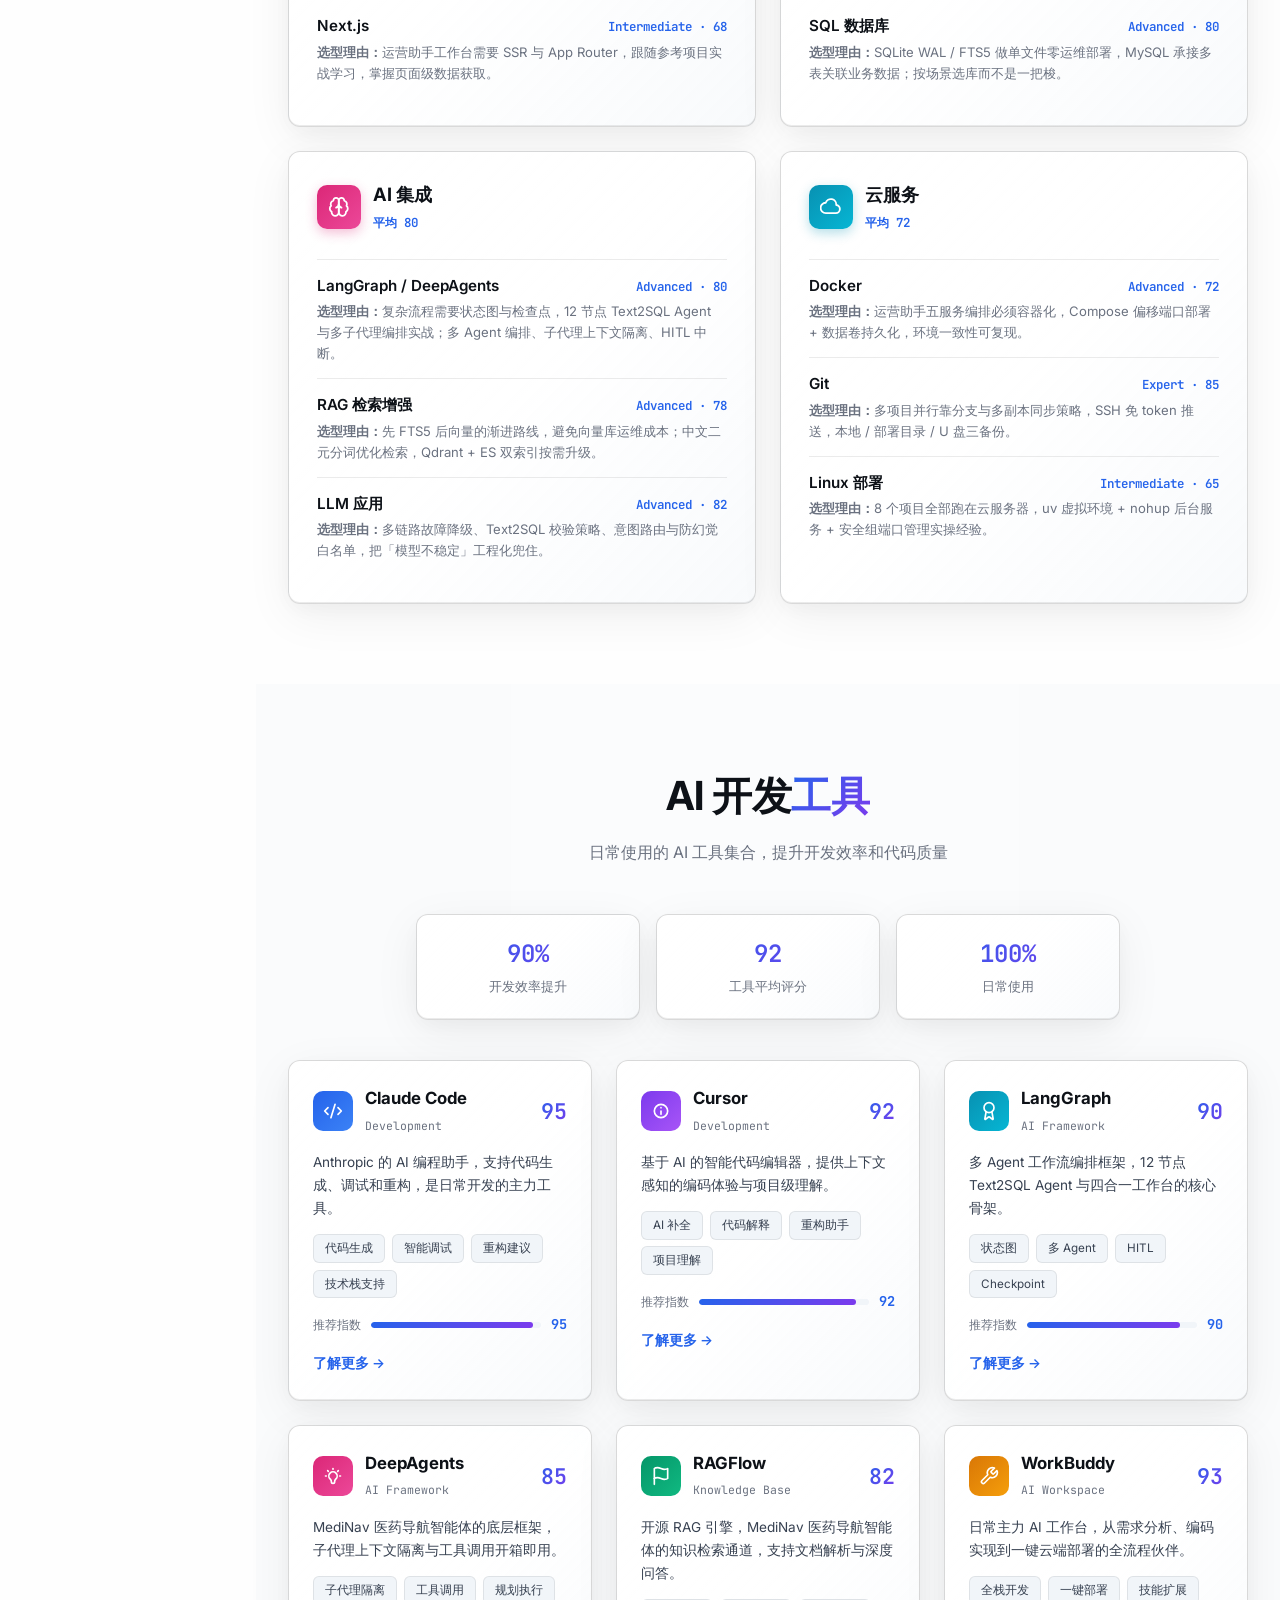
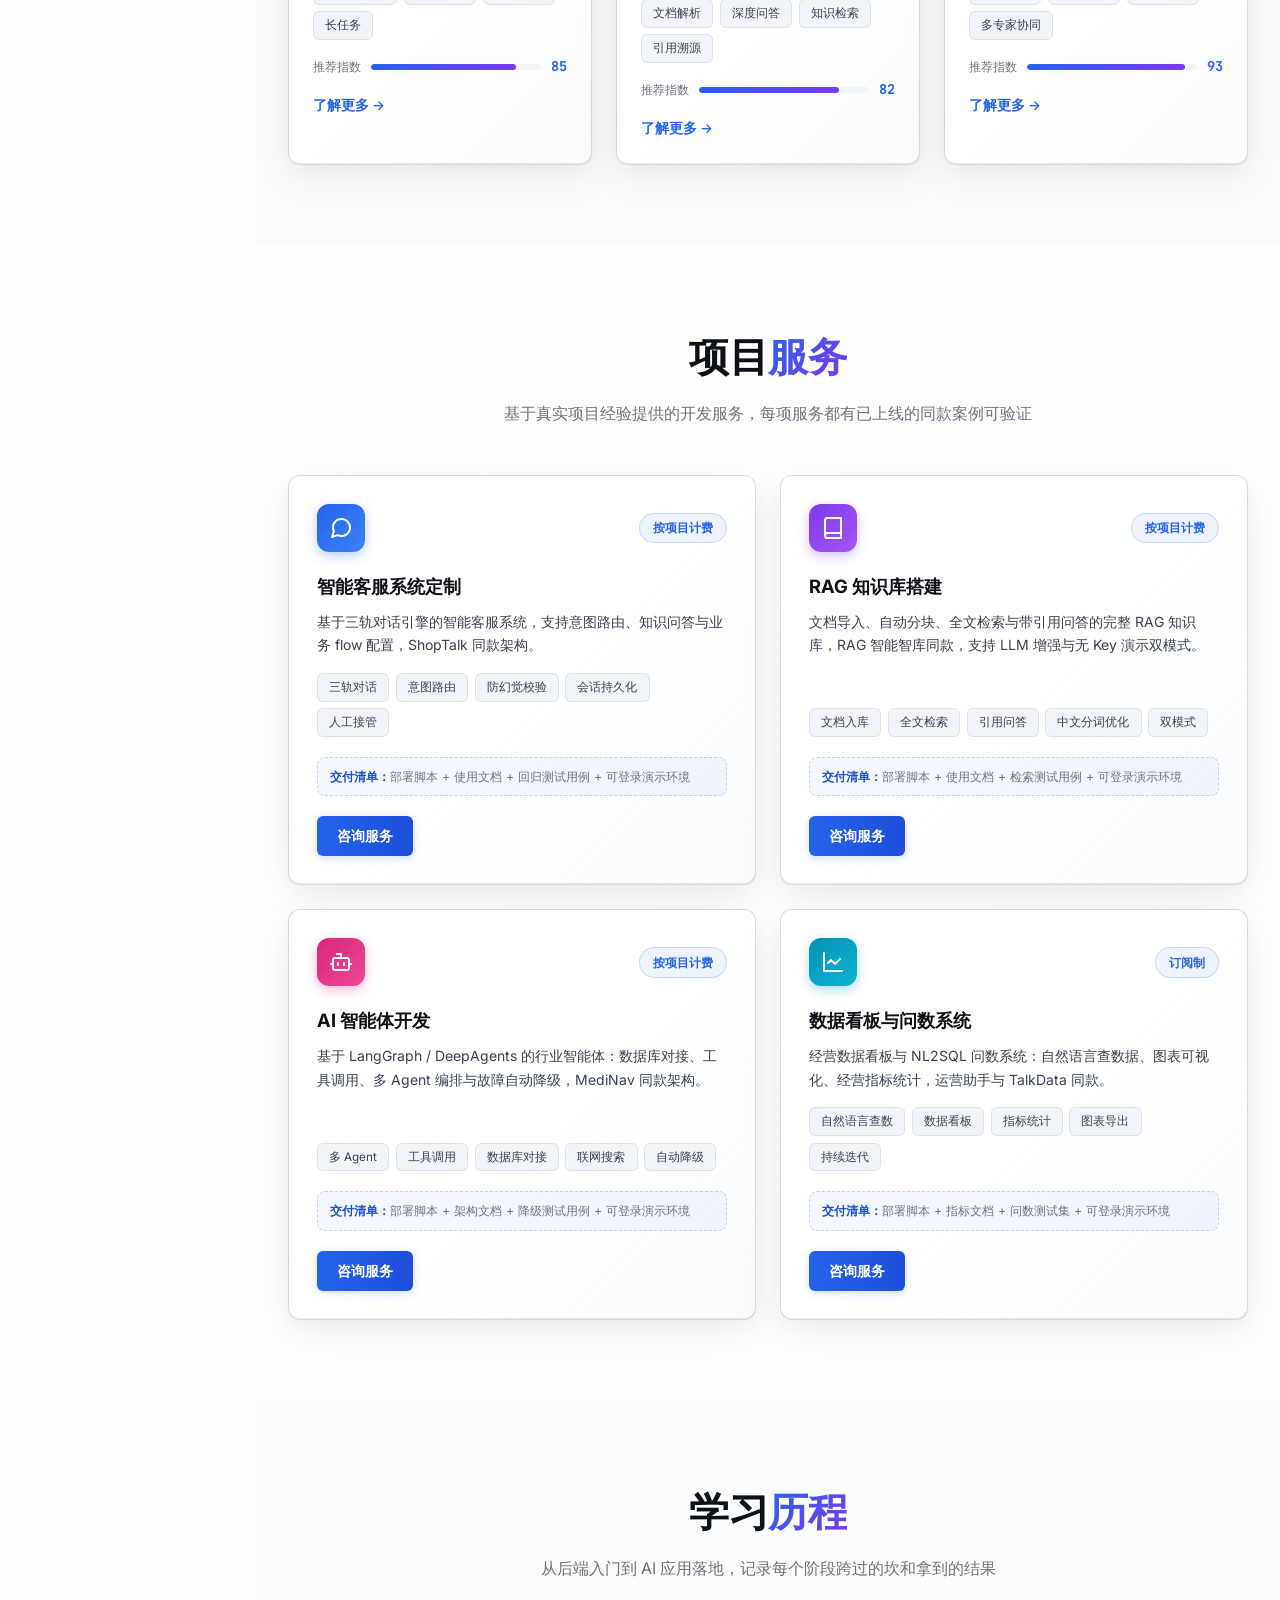
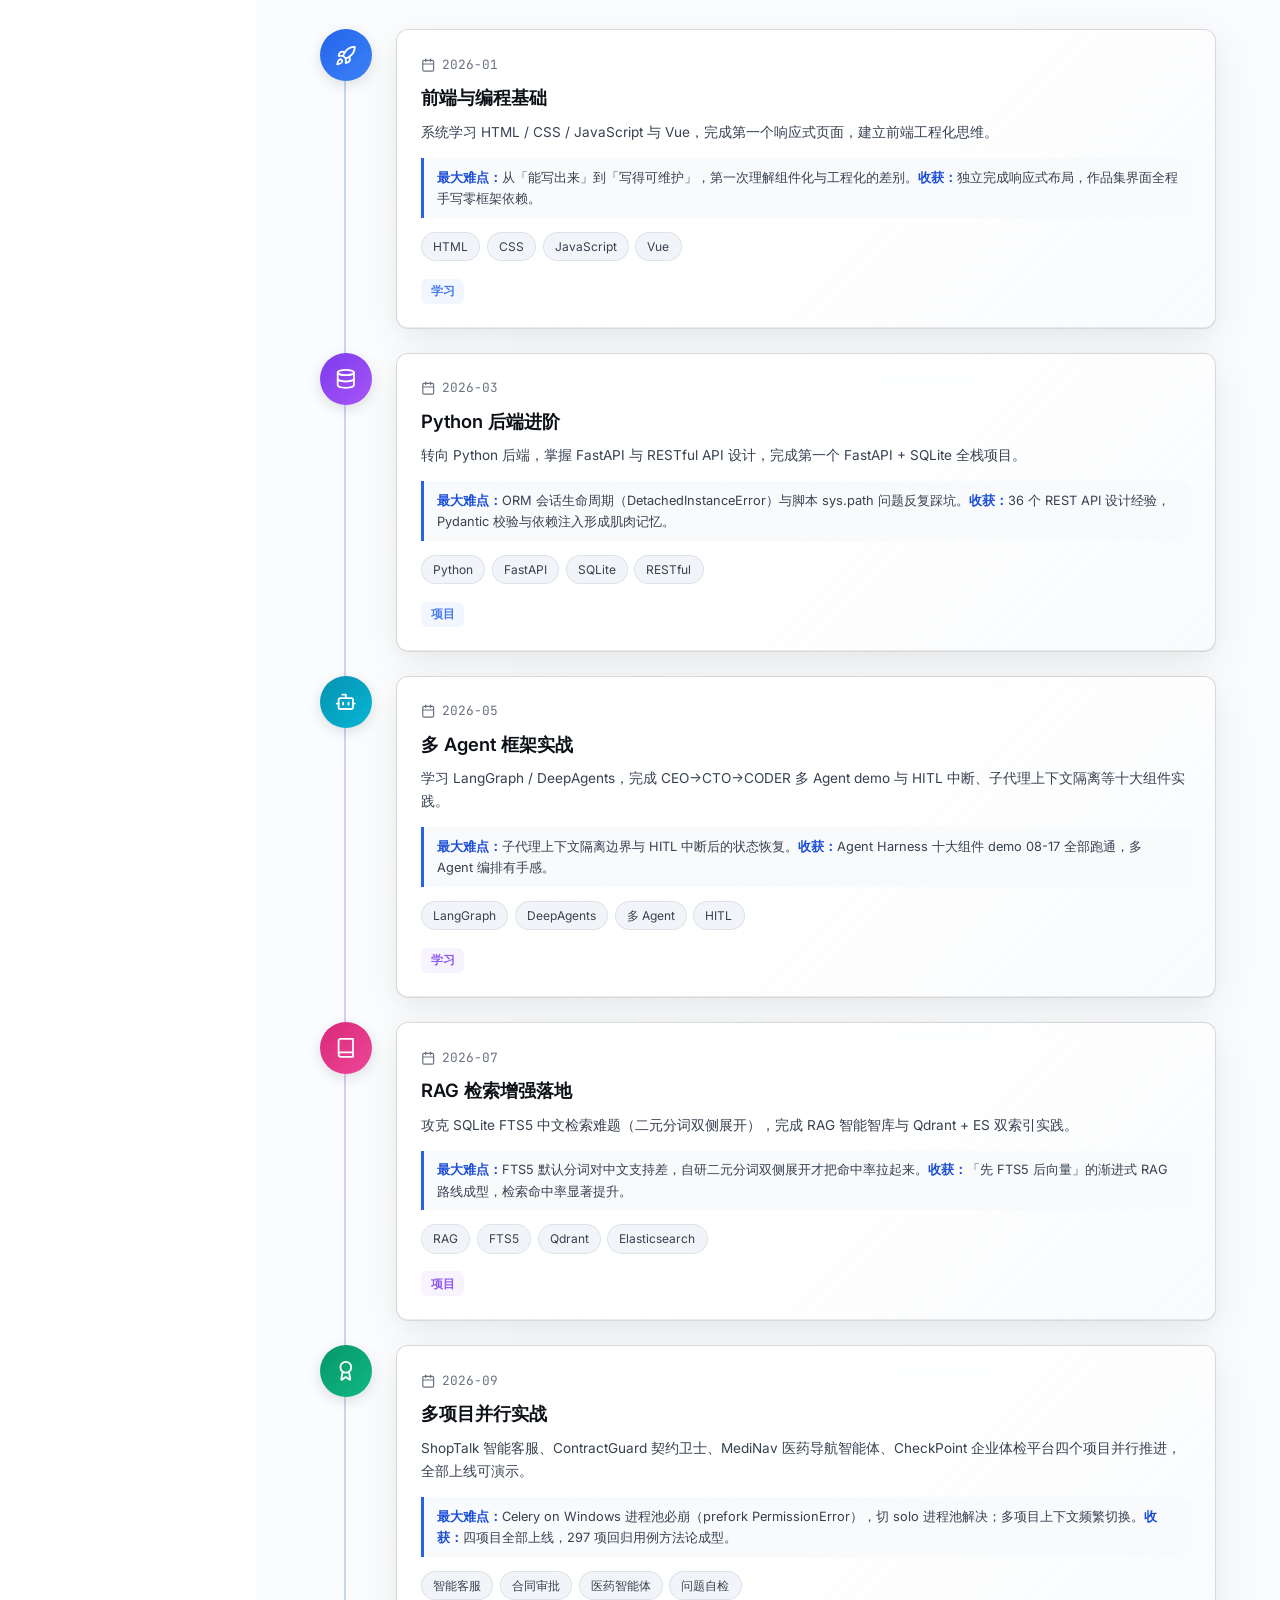
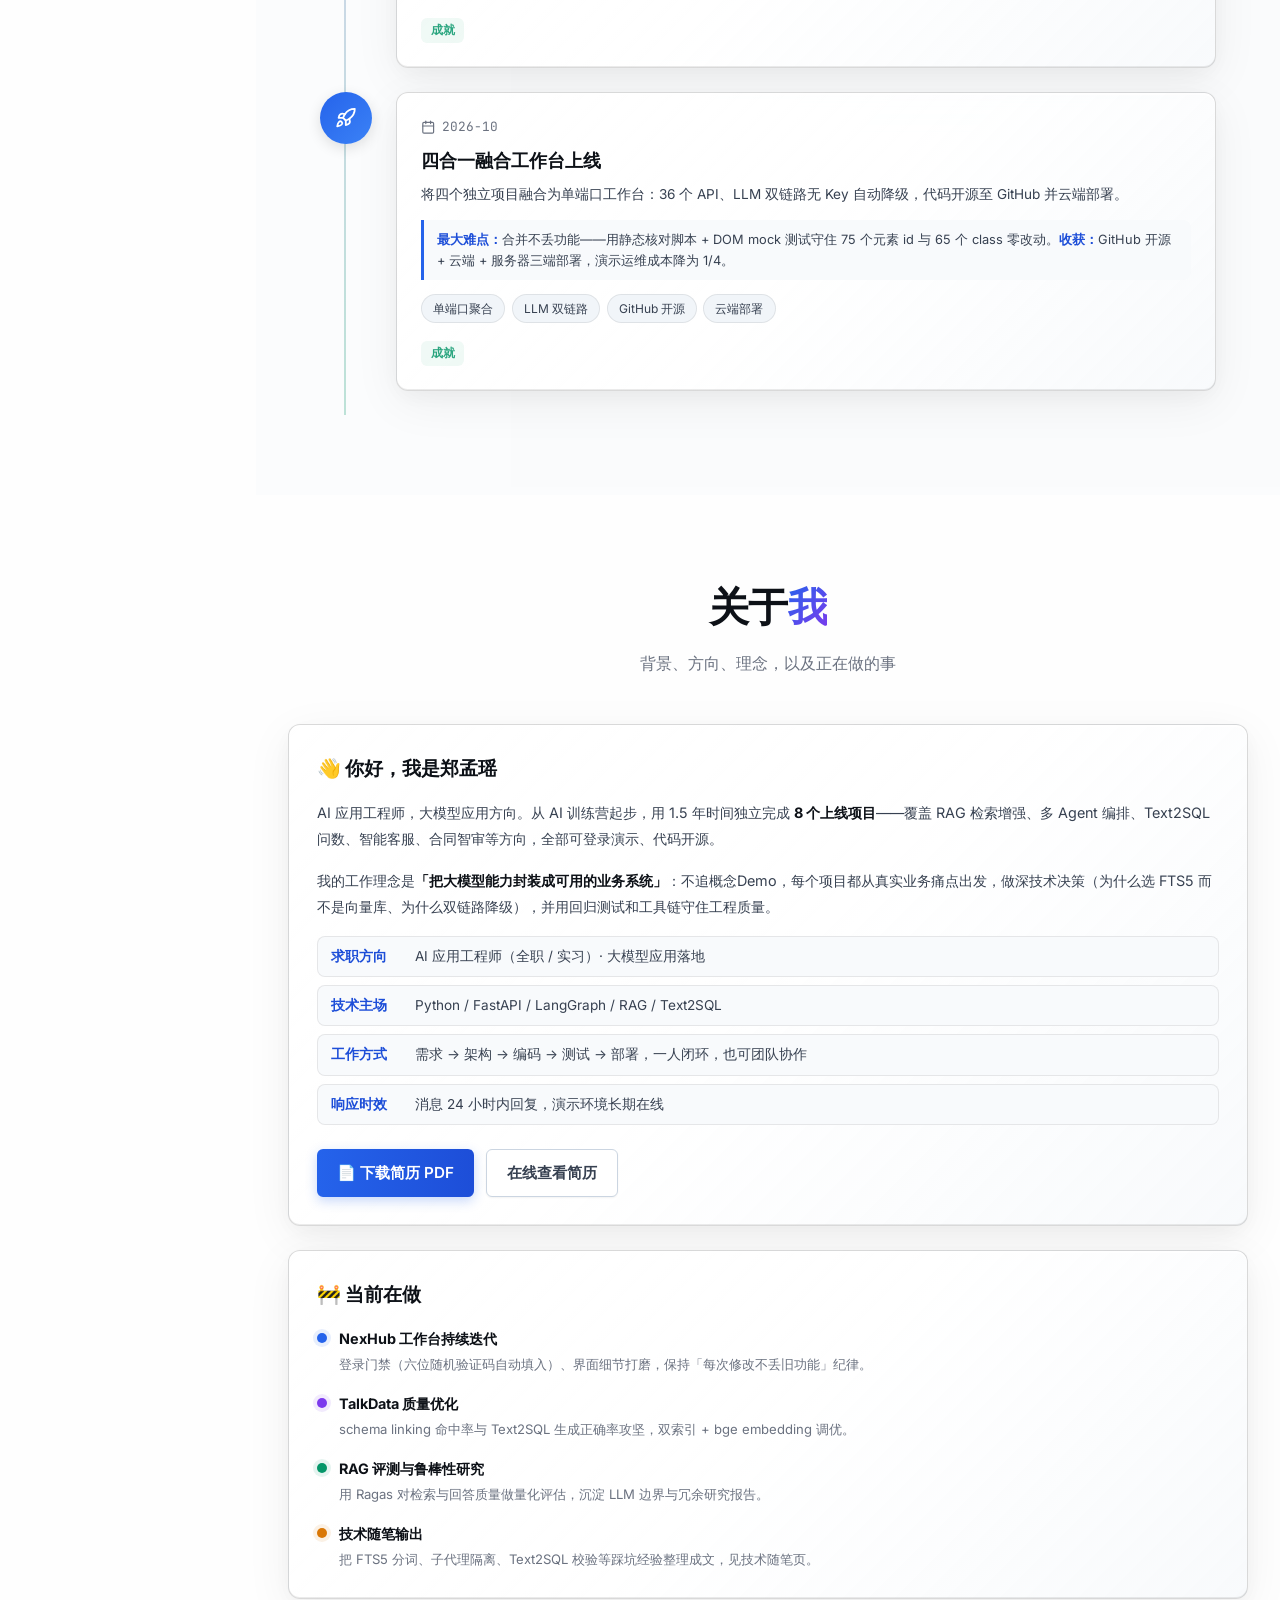
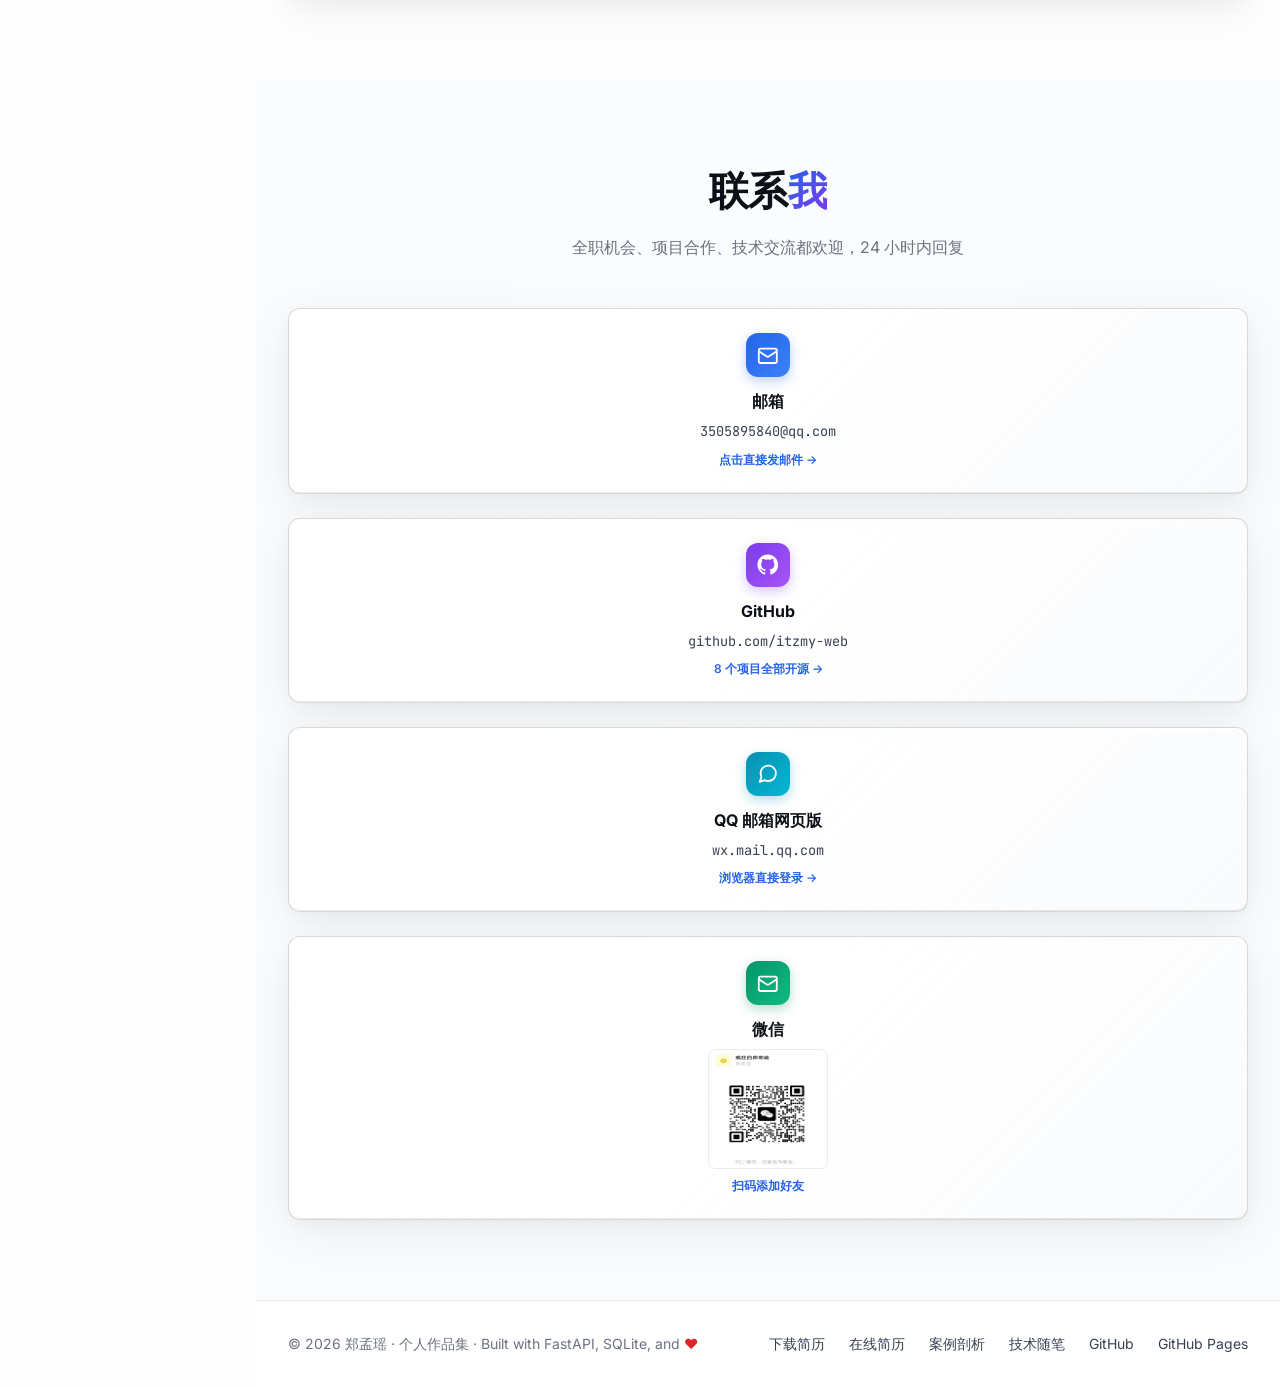
<file: portfolio/index.html>
<!DOCTYPE html>
<html lang="zh-CN">
<head>
  <meta charset="UTF-8">
  <meta name="viewport" content="width=device-width, initial-scale=1.0">
  <title>郑孟瑶 · AI 应用工程师 | RAG / Agent / Text2SQL 全链路落地 · 8 个可演示上线项目</title>
  <meta name="description" content="郑孟瑶的个人作品集：AI 应用工程师，专注 RAG / Agent 编排 / Text2SQL 全链路落地。8 个上线可演示项目、36 个 REST API、297 项回归用例，擅长把大模型能力封装成可用业务系统。提供 RAG 知识库、智能客服、AI 智能体定制开发服务。">
  <meta name="keywords" content="郑孟瑶,AI应用工程师,RAG,Agent,LangGraph,Text2SQL,FastAPI,大模型应用,作品集,求职,AI定制开发">
  <meta name="author" content="郑孟瑶">
  <meta property="og:type" content="website">
  <meta property="og:title" content="郑孟瑶 · AI 应用工程师 | 把大模型能力封装成可用业务系统">
  <meta property="og:description" content="8 个上线可演示 AI 项目，覆盖 RAG / Agent / Text2SQL 全链路。297 项回归用例，工程化落地大模型应用。">
  <meta property="og:url" content="https://itzmy-web.github.io/portfolio/">
  <meta property="og:locale" content="zh_CN">
  <link rel="canonical" href="https://itzmy-web.github.io/portfolio/">
  <link rel="stylesheet" href="https://fonts.loli.net/css2?family=Inter:wght@400;500;600;700;800&family=JetBrains+Mono:wght@400;600&display=swap">
  <link rel="stylesheet" href="assets/style.css">
</head>
<body>

  <!-- ===== 移动端菜单按钮 ===== -->
  <button class="menu-btn glass-card" id="menuBtn" aria-label="菜单">
    <svg viewBox="0 0 24 24" fill="none" stroke="currentColor" stroke-width="2" stroke-linecap="round"><line x1="4" x2="20" y1="12" y2="12"/><line x1="4" x2="20" y1="6" y2="6"/><line x1="4" x2="20" y1="18" y2="18"/></svg>
  </button>

  <!-- ===== 左侧玻璃侧边栏 ===== -->
  <aside class="sidebar" id="sidebar">
    <div class="sidebar-head">
      <h1 class="sidebar-logo">郑孟瑶</h1>
      <p class="sidebar-tag">AI 应用工程师 · 大模型应用方向</p>
    </div>
    <nav class="sidebar-nav">
      <ul>
        <li><a href="#home" class="nav-item active">
          <svg viewBox="0 0 24 24" fill="none" stroke="currentColor" stroke-width="2" stroke-linecap="round" stroke-linejoin="round"><path d="M15 21v-8a1 1 0 0 0-1-1h-4a1 1 0 0 0-1 1v8"/><path d="M3 10a2 2 0 0 1 .709-1.528l7-5.999a2 2 0 0 1 2.582 0l7 5.999A2 2 0 0 1 21 10v9a2 2 0 0 1-2 2H5a2 2 0 0 1-2-2z"/></svg>
          <span>首页</span></a></li>
        <li><a href="#projects" class="nav-item">
          <svg viewBox="0 0 24 24" fill="none" stroke="currentColor" stroke-width="2" stroke-linecap="round" stroke-linejoin="round"><path d="M16 20V4a2 2 0 0 0-2-2h-4a2 2 0 0 0-2 2v16"/><rect width="20" height="14" x="2" y="6" rx="2"/></svg>
          <span>项目作品</span></a></li>
        <li><a href="cases.html" class="nav-item">
          <svg viewBox="0 0 24 24" fill="none" stroke="currentColor" stroke-width="2" stroke-linecap="round" stroke-linejoin="round"><path d="M14 2H6a2 2 0 0 0-2 2v16a2 2 0 0 0 2 2h12a2 2 0 0 0 2-2V8z"/><path d="M14 2v6h6"/><path d="M16 13H8"/><path d="M16 17H8"/><path d="M10 9H8"/></svg>
          <span>案例剖析</span></a></li>
        <li><a href="blog.html" class="nav-item">
          <svg viewBox="0 0 24 24" fill="none" stroke="currentColor" stroke-width="2" stroke-linecap="round" stroke-linejoin="round"><path d="M12 20a8 8 0 1 0 0-16 8 8 0 0 0 0 16z"/><path d="M12 16v-4"/><path d="M12 8h.01"/></svg>
          <span>技术随笔</span></a></li>
        <li><a href="#stack" class="nav-item">
          <svg viewBox="0 0 24 24" fill="none" stroke="currentColor" stroke-width="2" stroke-linecap="round" stroke-linejoin="round"><path d="m18 16 4-4-4-4"/><path d="m6 8-4 4 4 4"/><path d="m14.5 4-5 16"/></svg>
          <span>技术栈</span></a></li>
        <li><a href="#tools" class="nav-item">
          <svg viewBox="0 0 24 24" fill="none" stroke="currentColor" stroke-width="2" stroke-linecap="round" stroke-linejoin="round"><path d="M14.7 6.3a1 1 0 0 0 0 1.4l1.6 1.6a1 1 0 0 0 1.4 0l3.77-3.77a6 6 0 0 1-7.94 7.94l-6.91 6.91a2.12 2.12 0 0 1-3-3l6.91-6.91a6 6 0 0 1 7.94-7.94l-3.76 3.76z"/></svg>
          <span>AI 工具</span></a></li>
        <li><a href="#services" class="nav-item">
          <svg viewBox="0 0 24 24" fill="none" stroke="currentColor" stroke-width="2" stroke-linecap="round" stroke-linejoin="round"><path d="M12 8V4H8"/><rect width="16" height="12" x="4" y="8" rx="2"/><path d="M2 14h2"/><path d="M20 14h2"/><path d="M15 13v2"/><path d="M9 13v2"/></svg>
          <span>项目服务</span></a></li>
        <li><a href="#journey" class="nav-item">
          <svg viewBox="0 0 24 24" fill="none" stroke="currentColor" stroke-width="2" stroke-linecap="round" stroke-linejoin="round"><path d="M2 3h6a4 4 0 0 1 4 4v14a3 3 0 0 0-3-3H2z"/><path d="M22 3h-6a4 4 0 0 0-4 4v14a3 3 0 0 1 3-3h7z"/></svg>
          <span>学习历程</span></a></li>
        <li><a href="#about" class="nav-item">
          <svg viewBox="0 0 24 24" fill="none" stroke="currentColor" stroke-width="2" stroke-linecap="round" stroke-linejoin="round"><path d="M19 21v-2a4 4 0 0 0-4-4H9a4 4 0 0 0-4 4v2"/><circle cx="12" cy="7" r="4"/></svg>
          <span>关于我</span></a></li>
        <li><a href="#contact" class="nav-item">
          <svg viewBox="0 0 24 24" fill="none" stroke="currentColor" stroke-width="2" stroke-linecap="round" stroke-linejoin="round"><path d="M21 11.5a8.38 8.38 0 0 1-.9 3.8 8.5 8.5 0 0 1-7.6 4.7 8.38 8.38 0 0 1-3.8-.9L3 21l1.9-5.7a8.38 8.38 0 0 1-.9-3.8 8.5 8.5 0 0 1 4.7-7.6 8.38 8.38 0 0 1 3.8-.9h.5a8.48 8.48 0 0 1 8 8v.5z"/></svg>
          <span>联系我</span></a></li>
      </ul>
      <a class="nav-resume" href="assets/郑孟瑶简历.pdf" download>
        <svg viewBox="0 0 24 24" fill="none" stroke="currentColor" stroke-width="2" stroke-linecap="round" stroke-linejoin="round"><path d="M21 15v4a2 2 0 0 1-2 2H5a2 2 0 0 1-2-2v-4"/><polyline points="7 10 12 15 17 10"/><line x1="12" x2="12" y1="15" y2="3"/></svg>
        <span>下载简历 PDF</span>
      </a>
      <a class="nav-resume" href="https://github.com/itzmy-web" target="_blank" rel="noopener">
        <svg viewBox="0 0 24 24" fill="currentColor" stroke="none"><path d="M12 .5C5.65.5.5 5.65.5 12c0 5.08 3.29 9.39 7.86 10.91.58.11.79-.25.79-.55v-2.17c-3.2.7-3.87-1.36-3.87-1.36-.52-1.33-1.28-1.68-1.28-1.68-1.04-.71.08-.7.08-.7 1.15.08 1.76 1.18 1.76 1.18 1.03 1.76 2.7 1.25 3.36.96.1-.75.4-1.25.72-1.54-2.55-.29-5.23-1.28-5.23-5.68 0-1.26.45-2.28 1.18-3.09-.12-.29-.51-1.46.11-3.05 0 0 .96-.31 3.15 1.18a10.9 10.9 0 0 1 5.74 0c2.19-1.49 3.15-1.18 3.15-1.18.62 1.59.23 2.76.11 3.05.73.81 1.18 1.83 1.18 3.09 0 4.41-2.69 5.38-5.25 5.66.41.35.77 1.05.77 2.12v3.14c0 .3.21.67.8.55A11.51 11.51 0 0 0 23.5 12C23.5 5.65 18.35.5 12 .5z"/></svg>
        <span>GitHub 主页</span>
      </a>
    </nav>
    <div class="sidebar-foot">© 2026 郑孟瑶 · 保留所有权利</div>
  </aside>

  <!-- ===== 主内容区 ===== -->
  <main class="main">
    <div class="page-bg"></div>
    <div class="page-orbs">
      <span class="page-orb orb-a"></span>
      <span class="page-orb orb-b"></span>
      <span class="page-orb orb-c"></span>
    </div>

    <!-- ===== Hero ===== -->
    <section class="hero" id="home">
      <div class="hero-inner">
        <p class="hero-badge reveal">PERSONAL PORTFOLIO · AI 应用方向 · 求职 / 接单中</p>
        <h1 class="hero-title reveal">把大模型能力，<br>封装成<span class="grad-text">可用的业务系统</span></h1>
        <h3 class="hero-sub reveal">郑孟瑶 · AI 应用工程师 / 全栈开发者</h3>
        <p class="hero-desc reveal">1.5 年大模型应用开发经验，专注 RAG / Agent 编排 / Text2SQL 全链路落地。8 个上线项目全部可演示，从需求分析、架构设计、编码实现到部署运维独立完成。</p>
        <div class="hero-cta reveal">
          <a class="btn btn-primary" href="assets/郑孟瑶简历.pdf" download>📄 下载简历 PDF</a>
          <a class="btn btn-outline" href="https://github.com/itzmy-web" target="_blank" rel="noopener">GitHub 主页</a>
          <a class="btn btn-outline" href="#contact">联系我 ✉️</a>
          <a class="btn btn-outline" href="#projects">探索实战案例</a>
        </div>
        <div class="hero-stats reveal">
          <div class="glass-ultra stat-card"><b>8+</b><span>实战项目</span></div>
          <div class="glass-ultra stat-card"><b>36+</b><span>API 接口</span></div>
          <div class="glass-ultra stat-card"><b>297</b><span>项回归用例</span></div>
          <div class="glass-ultra stat-card"><b>100%</b><span>功能可演示</span></div>
        </div>
        <div class="hero-tools reveal">
          <h4>开发路上的得力工具 🛠️</h4>
          <p>每个工具背后都有选型的故事和踩坑的经历</p>
          <div class="tool-chips">
            <span class="glass-card chip">Python</span><span class="glass-card chip">FastAPI</span>
            <span class="glass-card chip">LangGraph</span><span class="glass-card chip">DeepAgents</span>
            <span class="glass-card chip">Next.js</span><span class="glass-card chip">Vue</span>
            <span class="glass-card chip">React</span><span class="glass-card chip">OpenAI</span>
            <span class="glass-card chip">Claude</span><span class="glass-card chip">Docker</span>
          </div>
        </div>
      </div>
    </section>

    <!-- ===== 项目作品集 ===== -->
    <section class="section" id="projects">
      <div class="section-inner">
        <div class="sec-head reveal">
          <h2>项目作品<span class="grad-text">集</span></h2>
          <p>每个项目都讲清楚：解决什么业务痛点 · 做了什么技术决策 · 拿到什么可量化结果</p>
        </div>
        <div class="filter-tabs reveal">
          <button class="filter-tab active" data-filter="all">全部</button>
          <button class="filter-tab" data-filter="ai">AI 应用</button>
          <button class="filter-tab" data-filter="web">Web 应用</button>
        </div>
        <div class="project-grid">

          <article class="glass-ultra project-card reveal" data-cat="ai">
            <div class="p-cover">
              <img src="assets/covers/Knote · 智源知识库.svg" alt="Knote · 智源知识库" loading="lazy">
            </div>
            <div class="p-body">
              <h3>Knote · 智源知识库</h3>
              <p class="p-slogan">企业知识中枢，智能检索与沉淀中心，可复用也能一键智能调取</p>
              <p>文档上传与文本入库、自动分块、FTS5 全文检索、带引用问答；LLM 增强问答，中文二元分词优化检索命中率，答案可溯源。</p>
              <div class="p-facts">
                <div class="p-fact"><span class="pf-label pf-pain">🎯 业务痛点</span><p>通用大模型回答私有文档幻觉严重、无法溯源，企业知识散落在各岗位无法复用。</p></div>
                <div class="p-fact"><span class="pf-label pf-sol">✨ 核心方案</span><p>文档自动分块 + SQLite FTS5 全文检索 + LLM 增强问答；自研中文二元分词双侧展开，答案强制附带原文引用。</p></div>
                <div class="p-fact"><span class="pf-label pf-res">📈 量化效果</span><p>答案 100% 可溯源，幻觉有据可查；中文检索命中率较默认分词显著提升；无 Key 演示模式随时可打开。</p></div>
              </div>
              <div class="p-tags"><span>RAG</span><span>FTS5</span><span>SQLite</span><span>LLM</span></div>
              <div class="p-actions">
                <a class="p-btn primary" href="http://39.107.107.246:8085/" target="_blank" rel="noopener">查看项目</a>
                <a class="p-btn ghost" href="https://github.com/itzmy-web/3.zhiku-knowledge-demo" target="_blank" rel="noopener">源码</a>
                <a class="p-btn ghost" href="cases.html#rag">案例剖析</a>
                <a class="p-btn ghost" href="#" data-shot="assets/shots/01-rag.png" data-shot-alt="Knote 智源知识库界面截图">界面截图</a>
              </div>
            </div>
          </article>

          <article class="glass-ultra project-card reveal" data-cat="ai">
            <div class="p-cover">
              <img src="assets/covers/ShopTalk · 电商AI助手.svg" alt="ShopTalk · 电商AI助手" loading="lazy">
            </div>
            <div class="p-body">
              <h3>ShopTalk · 电商AI助手</h3>
              <p class="p-slogan">店铺经营的智能策应助手，高效承接店铺琐碎的运营事务</p>
              <p>三轨对话引擎（task / knowledge / chitchat），6 个对话 flow 配置驱动，LLM 意图路由叠加防幻觉白名单校验，会话状态 SQLite 持久化，支持演示订单全流程。</p>
              <div class="p-facts">
                <div class="p-fact"><span class="pf-label pf-pain">🎯 业务痛点</span><p>电商客服 80% 是重复问题；通用客服机器人答非所问，甚至幻觉出无法兑现的承诺。</p></div>
                <div class="p-fact"><span class="pf-label pf-sol">✨ 核心方案</span><p>三轨对话引擎（任务 / 知识 / 闲聊）+ 6 套业务 flow 配置驱动；LLM 意图路由叠加防幻觉白名单校验，会话状态落库持久化。</p></div>
                <div class="p-fact"><span class="pf-label pf-res">📈 量化效果</span><p>6 套业务流程开箱可跑，演示订单全流程端到端可演示；白名单把幻觉承诺拦在生成之前。</p></div>
              </div>
              <div class="p-tags"><span>对话引擎</span><span>SQLite</span><span>LLM</span><span>意图路由</span></div>
              <div class="p-actions">
                <a class="p-btn primary" href="http://39.107.107.246:8083/login.html" target="_blank" rel="noopener">查看项目</a>
                <a class="p-btn ghost" href="https://github.com/itzmy-web/5.dianshang-xiaoer-cs.app" target="_blank" rel="noopener">源码</a>
                <a class="p-btn ghost" href="cases.html#cs">案例剖析</a>
                <a class="p-btn ghost" href="#" data-shot="assets/shots/02-cs.png" data-shot-alt="ShopTalk 电商AI助手界面截图">界面截图</a>
              </div>
            </div>
          </article>

          <article class="glass-ultra project-card reveal" data-cat="web">
            <div class="p-cover">
              <img src="assets/covers/Opera · 电商运营洞察台.svg" alt="Opera · 电商运营洞察台" loading="lazy">
            </div>
            <div class="p-body">
              <h3>Opera · 电商运营洞察台</h3>
              <p class="p-slogan">用数据辅助运营决策，为电商经营提供策略导航</p>
              <p>商品与店铺管理、经营数据看板、4 个预置 Agent 分步执行与工作流编排；采用 FastAPI + Celery + LangGraph + Next.js 架构，Docker Compose 偏移端口部署。</p>
              <div class="p-facts">
                <div class="p-fact"><span class="pf-label pf-pain">🎯 业务痛点</span><p>运营看数据要跨多个后台手工拉表，经营分析滞后，AI 能力与日常工作流割裂。</p></div>
                <div class="p-fact"><span class="pf-label pf-sol">✨ 核心方案</span><p>商品 / 店铺管理 + 经营看板 + 4 个预置 Agent 分步执行；FastAPI + Celery + LangGraph + Next.js，Docker Compose 偏移端口编排。</p></div>
                <div class="p-fact"><span class="pf-label pf-res">📈 量化效果</span><p>自然语言问经营数据，Agent 分步执行过程可视；MySQL / Redis / Postgres / API / Web 多服务一键编排部署。</p></div>
              </div>
              <div class="p-tags"><span>FastAPI</span><span>Celery</span><span>LangGraph</span><span>Next.js</span></div>
              <div class="p-actions">
                <a class="p-btn primary" href="http://39.107.107.246:8087/login" target="_blank" rel="noopener">查看项目</a>
                <a class="p-btn ghost" href="https://github.com/itzmy-web/7.ecommerce-assistant-demo.app" target="_blank" rel="noopener">源码</a>
                <a class="p-btn ghost" href="cases.html#ops">案例剖析</a>
                <a class="p-btn ghost" href="#" data-shot="assets/shots/03-ops.png" data-shot-alt="AI 电商运营助手界面截图">界面截图</a>
              </div>
            </div>
          </article>

          <article class="glass-ultra project-card reveal" data-cat="ai">
            <div class="p-cover">
              <img src="assets/covers/ContractGuard · 契约卫士.svg" alt="ContractGuard · 契约卫士" loading="lazy">
            </div>
            <div class="p-body">
              <h3>ContractGuard · 契约卫士</h3>
              <p class="p-slogan">智能契约风险预检平台，能快速鉴别合同隐患点</p>
              <p>数据驱动规则引擎（keyword / regex / absence / custom 四种模式、11 条内置规则）叠加 LLM 语义研判，支持审批决定、回写评论、Markdown 导出与全程审计日志。</p>
              <div class="p-facts">
                <div class="p-fact"><span class="pf-label pf-pain">🎯 业务痛点</span><p>合同审查靠人工逐条看，风险条款漏检、审批流转无记录、出问题无法回溯。</p></div>
                <div class="p-fact"><span class="pf-label pf-sol">✨ 核心方案</span><p>数据驱动规则引擎（四种匹配模式、11 条内置规则）+ LLM 语义研判双通道；审批决定、评论回写、Markdown 导出、全程审计日志。</p></div>
                <div class="p-fact"><span class="pf-label pf-res">📈 量化效果</span><p>机器可查条款秒级过检，人工只需聚焦语义风险；每一次审批留痕可回溯。</p></div>
              </div>
              <div class="p-tags"><span>规则引擎</span><span>LLM</span><span>FastAPI</span><span>SQLite</span></div>
              <div class="p-actions">
                <a class="p-btn primary" href="http://39.107.107.246:8088/" target="_blank" rel="noopener">查看项目</a>
                <a class="p-btn ghost" href="https://github.com/itzmy-web/-1.contract-review-ai" target="_blank" rel="noopener">源码</a>
                <a class="p-btn ghost" href="cases.html#contract">案例剖析</a>
                <a class="p-btn ghost" href="#" data-shot="assets/shots/04-contract.png" data-shot-alt="AI 合同智审平台界面截图">界面截图</a>
              </div>
            </div>
          </article>

          <article class="glass-ultra project-card reveal" data-cat="ai">
            <div class="p-cover">
              <img src="assets/covers/MediNav · 医药导航智能体.svg" alt="MediNav · 医药导航智能体" loading="lazy">
            </div>
            <div class="p-body">
              <h3>MediNav · 医药导航智能体</h3>
              <p class="p-slogan">业务趋势的智能风向标，定位业务方向</p>
              <p>基于 DeepAgents / LangGraph 的医药行业智能体：对接 MySQL 药品 / 库存 / 销售数据库，RAGFlow 知识检索 + Tavily 联网搜索，LLM 多链路故障自动降级。</p>
              <div class="p-facts">
                <div class="p-fact"><span class="pf-label pf-pain">🎯 业务痛点</span><p>医药数据分散在 MySQL 多表、内部文档和互联网，问一句「XX 药库存和销量」要跨三四个系统手工查。</p></div>
                <div class="p-fact"><span class="pf-label pf-sol">✨ 核心方案</span><p>DeepAgents / LangGraph 多子代理编排：DB 子代理直连 MySQL、RAGFlow 知识检索、Tavily 联网搜索三通道自动路由，LLM 多链路故障自动降级。</p></div>
                <div class="p-fact"><span class="pf-label pf-res">📈 量化效果</span><p>一条问题自动选通道汇总回答；单条 LLM 链路故障自动切换，服务不中断。</p></div>
              </div>
              <div class="p-tags"><span>DeepAgents</span><span>LangGraph</span><span>MySQL</span><span>RAG</span></div>
              <div class="p-actions">
                <a class="p-btn primary" href="http://39.107.107.246:8084/" target="_blank" rel="noopener">查看项目</a>
                <a class="p-btn ghost" href="https://github.com/itzmy-web/6.compass-pharma-cloud" target="_blank" rel="noopener">源码</a>
                <a class="p-btn ghost" href="cases.html#compass">案例剖析</a>
                <a class="p-btn ghost" href="#" data-shot="assets/shots/05-compass.png" data-shot-alt="MediNav 医药导航智能体界面截图">界面截图</a>
              </div>
            </div>
          </article>

          <article class="glass-ultra project-card reveal" data-cat="ai">
            <div class="p-cover">
              <img src="assets/covers/TalkData · 对话式BI平台.svg" alt="TalkData · 对话式BI平台" loading="lazy">
            </div>
            <div class="p-body">
              <h3>TalkData · 对话式BI平台</h3>
              <p class="p-slogan">溯源指标，直达数据本源</p>
              <p>12 节点 LangGraph Text2SQL Agent：自然语言问数 → schema linking → SQL 生成 → 校验 → 执行 → 流式总结；Qdrant + Elasticsearch 双索引 + bge embedding，FastAPI SSE 流式输出。</p>
              <div class="p-facts">
                <div class="p-fact"><span class="pf-label pf-pain">🎯 业务痛点</span><p>业务人员看数据要写 SQL、排期等数仓；通用问数工具生成的 SQL 常错且无法校验。</p></div>
                <div class="p-fact"><span class="pf-label pf-sol">✨ 核心方案</span><p>12 节点 LangGraph Text2SQL Agent：schema linking → SQL 生成 → 静态校验 → 执行 → 流式总结；Qdrant + ES 双索引 + bge embedding，FastAPI SSE 流式。</p></div>
                <div class="p-fact"><span class="pf-label pf-res">📈 量化效果</span><p>问数结果流式返回，降低等待时延；schema linking + 校验节点把错误 SQL 兜在执行前；登录门禁 + 演示模式随时可看。</p></div>
              </div>
              <div class="p-tags"><span>LangGraph</span><span>Text2SQL</span><span>Qdrant</span><span>Elasticsearch</span></div>
              <div class="p-actions">
                <a class="p-btn primary" href="http://39.107.107.246:8082/" target="_blank" rel="noopener">查看项目</a>
                <a class="p-btn ghost" href="https://github.com/itzmy-web/4.wenshu-chatbi-cloud.app" target="_blank" rel="noopener">源码</a>
                <a class="p-btn ghost" href="cases.html#chatbi">案例剖析</a>
                <a class="p-btn ghost" href="#" data-shot="assets/shots/06-chatbi.png" data-shot-alt="TalkData 对话式BI平台界面截图">界面截图</a>
              </div>
            </div>
          </article>

          <article class="glass-ultra project-card reveal" data-cat="ai">
            <div class="p-cover">
              <img src="assets/covers/CheckPoint · 企业体检平台.svg" alt="CheckPoint · 企业体检平台" loading="lazy">
            </div>
            <div class="p-body">
              <h3>CheckPoint · 企业体检平台</h3>
              <p class="p-slogan">标准化智能自查工作台</p>
              <p>文档导入 → AI 抽题 → 翻卡自检 → 薄弱汇总的企业问题自检平台，自研 SRS 间隔重复算法，26 项功能 / 297 项回归全绿。</p>
              <div class="p-facts">
                <div class="p-fact"><span class="pf-label pf-pain">🎯 业务痛点</span><p>企业内审培训靠人工出题抽检，出题慢、无沉淀、复习没有节奏安排。</p></div>
                <div class="p-fact"><span class="pf-label pf-sol">✨ 核心方案</span><p>文档导入 → AI 抽题 → 翻卡自检 → 薄弱汇总；自研 SRS 间隔重复算法，按遗忘曲线安排复习节奏。</p></div>
                <div class="p-fact"><span class="pf-label pf-res">📈 量化效果</span><p>26 项功能封版 v2，297 项回归用例全绿；抽题-自检-复习闭环全自动。</p></div>
              </div>
              <div class="p-tags"><span>FastAPI</span><span>SQLite</span><span>SRS 算法</span><span>AI 抽题</span></div>
              <div class="p-actions">
                <a class="p-btn primary" href="http://39.107.107.246:8081/login.html" target="_blank" rel="noopener">查看项目</a>
                <a class="p-btn ghost" href="https://github.com/itzmy-web/2.question-self-check" target="_blank" rel="noopener">源码</a>
                <a class="p-btn ghost" href="cases.html#selfcheck">案例剖析</a>
                <a class="p-btn ghost" href="#" data-shot="assets/shots/07-selfcheck.png" data-shot-alt="企业问题自检平台界面截图">界面截图</a>
              </div>
            </div>
          </article>

          <article class="glass-ultra project-card reveal" data-cat="ai">
            <div class="p-cover">
              <img src="assets/covers/NexHub · AI融合枢纽工作台.svg" alt="NexHub · AI融合枢纽工作台" loading="lazy">
              <span class="p-flag">旗舰</span>
            </div>
            <div class="p-body">
              <h3>NexHub · AI融合枢纽工作台</h3>
              <p>将 Knote 智源知识库、ContractGuard 契约卫士、ShopTalk 电商AI助手、Opera 电商运营洞察台四个独立项目融合为单端口工作台：36 个 API、三轨对话引擎、数据驱动合同规则引擎、FTS5 中文检索，LLM 双链路无 Key 自动降级。</p>
              <div class="p-facts">
                <div class="p-fact"><span class="pf-label pf-pain">🎯 业务痛点</span><p>四个项目四套入口、四份部署，演示要来回切换、运维要维护四份环境。</p></div>
                <div class="p-fact"><span class="pf-label pf-sol">✨ 核心方案</span><p>单端口聚合 36 个 API 统一五大视图；三轨对话引擎、数据驱动规则引擎、FTS5 中文检索复用，LLM 双链路无 Key 自动降级。</p></div>
                <div class="p-fact"><span class="pf-label pf-res">📈 量化效果</span><p>一次部署四套系统全部上线；36 个 API 单端口暴露，演示与运维成本降为 1/4；GitHub 开源 + 云端 + 服务器三端部署。</p></div>
              </div>
              <div class="p-tags"><span>Python</span><span>FastAPI</span><span>SQLite</span><span>FTS5</span><span>单端口聚合</span></div>
              <div class="p-actions">
                <a class="p-btn primary" href="http://39.107.107.246:8091/" target="_blank" rel="noopener">查看项目</a>
                <a class="p-btn ghost" href="https://github.com/itzmy-web/8.ai-demo" target="_blank" rel="noopener">源码</a>
                <a class="p-btn ghost" href="cases.html#fusion">案例剖析</a>
                <a class="p-btn ghost" href="#" data-shot="assets/shots/08-fusion.png" data-shot-alt="NexHub 融合枢纽工作台界面截图">界面截图</a>
              </div>
            </div>
          </article>
        </div>
      </div>
    </section>

    <!-- ===== 工程质量 ===== -->
    <section class="section section-alt" id="quality">
      <div class="section-inner">
        <div class="sec-head reveal">
          <h2>测试与<span class="grad-text">工程质量</span></h2>
          <p>不只是写 demo：回归、降级、持久化、审计，生产级工程实践贯穿每个项目</p>
        </div>
        <div class="quality-grid">
          <div class="glass-ultra quality-card reveal">
            <div class="q-icon si-emerald"><svg viewBox="0 0 24 24" fill="none" stroke="currentColor" stroke-width="2" stroke-linecap="round" stroke-linejoin="round"><path d="M22 11.08V12a10 10 0 1 1-5.93-9.14"/><polyline points="22 4 12 14.01 9 11.01"/></svg></div>
            <h3>297 项回归用例</h3>
            <p>CheckPoint 项目封版 v2：26 项功能逐条对齐需求，297 项回归用例全部通过，每次改动前先跑回归再上线。</p>
          </div>
          <div class="glass-ultra quality-card reveal">
            <div class="q-icon si-blue"><svg viewBox="0 0 24 24" fill="none" stroke="currentColor" stroke-width="2" stroke-linecap="round" stroke-linejoin="round"><path d="m18 16 4-4-4-4"/><path d="m6 8-4 4 4 4"/><path d="m14.5 4-5 16"/></svg></div>
            <h3>36 个 REST API</h3>
            <p>FastAPI + Pydantic 校验 + 依赖注入，OpenAPI 文档自动生成；接口层统一异常处理，错误响应结构化返回。</p>
          </div>
          <div class="glass-ultra quality-card reveal">
            <div class="q-icon si-purple"><svg viewBox="0 0 24 24" fill="none" stroke="currentColor" stroke-width="2" stroke-linecap="round" stroke-linejoin="round"><path d="M12 2v4"/><path d="m16.2 7.8 2.9-2.9"/><path d="M18 12h4"/><path d="m16.2 16.2 2.9 2.9"/><path d="M12 18v4"/><path d="m4.9 19.1 2.9-2.9"/><path d="M2 12h4"/><path d="m4.9 4.9 2.9 2.9"/></svg></div>
            <h3>LLM 多链路降级</h3>
            <p>双 LLM 后端自动切换，无 Key / 超时 / 限流时演示模式兜底，服务不中断；RAGFlow 不可用时熔断降级到本地检索。</p>
          </div>
          <div class="glass-ultra quality-card reveal">
            <div class="q-icon si-cyan"><svg viewBox="0 0 24 24" fill="none" stroke="currentColor" stroke-width="2" stroke-linecap="round" stroke-linejoin="round"><ellipse cx="12" cy="5" rx="9" ry="3"/><path d="M3 5v14a9 3 0 0 0 18 0V5"/><path d="M3 12a9 3 0 0 0 18 0"/></svg></div>
            <h3>会话状态持久化</h3>
            <p>dialogue_states 表以 sender_id 为主键 + state_json 存储会话状态，刷新页面不丢上下文，多轮对话可恢复。</p>
          </div>
          <div class="glass-ultra quality-card reveal">
            <div class="q-icon si-pink"><svg viewBox="0 0 24 24" fill="none" stroke="currentColor" stroke-width="2" stroke-linecap="round" stroke-linejoin="round"><path d="M14 2H6a2 2 0 0 0-2 2v16a2 2 0 0 0 2 2h12a2 2 0 0 0 2-2V8z"/><path d="M14 2v6h6"/><path d="M16 13H8"/><path d="M16 17H8"/><path d="M10 9H8"/></svg></div>
            <h3>全程审计日志</h3>
            <p>合同审批每一次决定、评论、导出全部留痕，可回溯到操作人与时间点，满足合规审查要求。</p>
          </div>
          <div class="glass-ultra quality-card reveal">
            <div class="q-icon si-orange"><svg viewBox="0 0 24 24" fill="none" stroke="currentColor" stroke-width="2" stroke-linecap="round" stroke-linejoin="round"><path d="M14.7 6.3a1 1 0 0 0 0 1.4l1.6 1.6a1 1 0 0 0 1.4 0l3.77-3.77a6 6 0 0 1-7.94 7.94l-6.91 6.91a2.12 2.12 0 0 1-3-3l6.91-6.91a6 6 0 0 1 7.94-7.94l-3.76 3.76z"/></svg></div>
            <h3>工具链自测</h3>
            <p>静态回归核对脚本（id / class / 图标符号零缺失）+ DOM mock 逻辑测试（18 项断言），改样式先过工具链再上线。</p>
          </div>
        </div>
      </div>
    </section>

    <!-- ===== 技术栈 ===== -->
    <section class="section" id="stack">
      <div class="section-inner">
        <div class="sec-head reveal">
          <h2>技术<span class="grad-text">栈</span></h2>
          <p>不只写会什么，更写清楚在每个项目里为什么这么选、解决了什么问题</p>
        </div>
        <div class="stack-grid">
          <div class="glass-ultra stack-card reveal">
            <div class="stack-head">
              <div class="stack-icon si-blue">
                <svg viewBox="0 0 24 24" fill="none" stroke="currentColor" stroke-width="2" stroke-linecap="round" stroke-linejoin="round"><path d="m18 16 4-4-4-4"/><path d="m6 8-4 4 4 4"/><path d="m14.5 4-5 16"/></svg>
              </div>
              <div>
                <h3>前端技术</h3>
                <span class="stack-avg">平均 72</span>
              </div>
            </div>
            <div class="skill-row"><div class="skill-info"><span class="skill-name">HTML / CSS / JS</span><span class="skill-level">Advanced · 78</span></div><p><b>选型理由：</b>作品集与全部项目界面零框架依赖手写，加载快、可控性强；交互界面与响应式布局独立完成，注重细节与可访问性。</p></div>
            <div class="skill-row"><div class="skill-info"><span class="skill-name">Vue</span><span class="skill-level">Advanced · 72</span></div><p><b>选型理由：</b>客服前端主力方案，组件 + 状态管理适配多轮对话场景；阅读并改造多个既有 Vue 项目。</p></div>
            <div class="skill-row"><div class="skill-info"><span class="skill-name">Next.js</span><span class="skill-level">Intermediate · 68</span></div><p><b>选型理由：</b>运营助手工作台需要 SSR 与 App Router，跟随参考项目实战学习，掌握页面级数据获取。</p></div>
          </div>

          <div class="glass-ultra stack-card reveal">
            <div class="stack-head">
              <div class="stack-icon si-purple">
                <svg viewBox="0 0 24 24" fill="none" stroke="currentColor" stroke-width="2" stroke-linecap="round" stroke-linejoin="round"><ellipse cx="12" cy="5" rx="9" ry="3"/><path d="M3 5v14a9 3 0 0 0 18 0V5"/><path d="M3 12a9 3 0 0 0 18 0"/></svg>
              </div>
              <div>
                <h3>后端技术</h3>
                <span class="stack-avg">平均 84</span>
              </div>
            </div>
            <div class="skill-row"><div class="skill-info"><span class="skill-name">Python</span><span class="skill-level">Expert · 90</span></div><p><b>选型理由：</b>AI 生态主场，8 个上线项目全部基于 Python 构建，从脚本到服务一人闭环。</p></div>
            <div class="skill-row"><div class="skill-info"><span class="skill-name">FastAPI</span><span class="skill-level">Expert · 85</span></div><p><b>选型理由：</b>异步 + Pydantic 校验 + 依赖注入，36 个 RESTful API 设计实战，OpenAPI 文档零成本维护，适合 AI 服务快速开发。</p></div>
            <div class="skill-row"><div class="skill-info"><span class="skill-name">SQL 数据库</span><span class="skill-level">Advanced · 80</span></div><p><b>选型理由：</b>SQLite WAL / FTS5 做单文件零运维部署，MySQL 承接多表关联业务数据；按场景选库而不是一把梭。</p></div>
          </div>

          <div class="glass-ultra stack-card reveal">
            <div class="stack-head">
              <div class="stack-icon si-pink">
                <svg viewBox="0 0 24 24" fill="none" stroke="currentColor" stroke-width="2" stroke-linecap="round" stroke-linejoin="round"><path d="M12 5a3 3 0 1 0-5.997.125 4 4 0 0 0-2.526 5.77 4 4 0 0 0 .556 6.588A4 4 0 1 0 12 18Z"/><path d="M12 5a3 3 0 1 1 5.997.125 4 4 0 0 1 2.526 5.77 4 4 0 0 1-.556 6.588A4 4 0 1 1 12 18Z"/><path d="M15 13a4.5 4.5 0 0 1-3-4 4.5 4.5 0 0 1-3 4"/></svg>
              </div>
              <div>
                <h3>AI 集成</h3>
                <span class="stack-avg">平均 80</span>
              </div>
            </div>
            <div class="skill-row"><div class="skill-info"><span class="skill-name">LangGraph / DeepAgents</span><span class="skill-level">Advanced · 80</span></div><p><b>选型理由：</b>复杂流程需要状态图与检查点，12 节点 Text2SQL Agent 与多子代理编排实战；多 Agent 编排、子代理上下文隔离、HITL 中断。</p></div>
            <div class="skill-row"><div class="skill-info"><span class="skill-name">RAG 检索增强</span><span class="skill-level">Advanced · 78</span></div><p><b>选型理由：</b>先 FTS5 后向量的渐进路线，避免向量库运维成本；中文二元分词优化检索，Qdrant + ES 双索引按需升级。</p></div>
            <div class="skill-row"><div class="skill-info"><span class="skill-name">LLM 应用</span><span class="skill-level">Advanced · 82</span></div><p><b>选型理由：</b>多链路故障降级、Text2SQL 校验策略、意图路由与防幻觉白名单，把「模型不稳定」工程化兜住。</p></div>
          </div>

          <div class="glass-ultra stack-card reveal">
            <div class="stack-head">
              <div class="stack-icon si-cyan">
                <svg viewBox="0 0 24 24" fill="none" stroke="currentColor" stroke-width="2" stroke-linecap="round" stroke-linejoin="round"><path d="M17.5 19a4.5 4.5 0 0 0 .5-8.98 6 6 0 0 0-11.65-2.5A4.5 4.5 0 0 0 6.5 19z"/></svg>
              </div>
              <div>
                <h3>云服务</h3>
                <span class="stack-avg">平均 72</span>
              </div>
            </div>
            <div class="skill-row"><div class="skill-info"><span class="skill-name">Docker</span><span class="skill-level">Advanced · 72</span></div><p><b>选型理由：</b>运营助手五服务编排必须容器化，Compose 偏移端口部署 + 数据卷持久化，环境一致性可复现。</p></div>
            <div class="skill-row"><div class="skill-info"><span class="skill-name">Git</span><span class="skill-level">Expert · 85</span></div><p><b>选型理由：</b>多项目并行靠分支与多副本同步策略，SSH 免 token 推送，本地 / 部署目录 / U 盘三备份。</p></div>
            <div class="skill-row"><div class="skill-info"><span class="skill-name">Linux 部署</span><span class="skill-level">Intermediate · 65</span></div><p><b>选型理由：</b>8 个项目全部跑在云服务器，uv 虚拟环境 + nohup 后台服务 + 安全组端口管理实操经验。</p></div>
          </div>
        </div>
      </div>
    </section>

    <!-- ===== AI 开发工具 ===== -->
    <section class="section section-alt" id="tools">
      <div class="section-inner">
        <div class="sec-head reveal">
          <h2>AI 开发<span class="grad-text">工具</span></h2>
          <p>日常使用的 AI 工具集合，提升开发效率和代码质量</p>
        </div>
        <div class="tool-stats reveal">
          <div class="glass-ultra tool-stat"><b>90%</b><span>开发效率提升</span></div>
          <div class="glass-ultra tool-stat"><b>92</b><span>工具平均评分</span></div>
          <div class="glass-ultra tool-stat"><b>100%</b><span>日常使用</span></div>
        </div>
        <div class="tool-grid">
          <div class="glass-ultra tool-card reveal">
            <div class="tool-top">
              <div class="tool-icon ti-blue"><svg viewBox="0 0 24 24" fill="none" stroke="currentColor" stroke-width="2" stroke-linecap="round" stroke-linejoin="round"><path d="m18 16 4-4-4-4"/><path d="m6 8-4 4 4 4"/><path d="m14.5 4-5 16"/></svg></div>
              <div class="tool-title">
                <h3>Claude Code</h3>
                <span class="tool-cat">Development</span>
              </div>
              <span class="tool-rating">95</span>
            </div>
            <p>Anthropic 的 AI 编程助手，支持代码生成、调试和重构，是日常开发的主力工具。</p>
            <div class="tool-features"><span>代码生成</span><span>智能调试</span><span>重构建议</span><span>技术栈支持</span></div>
            <div class="tool-rec"><span>推荐指数</span><div class="rec-bar"><i style="--w:95%"></i></div><b>95</b></div>
            <a class="tool-more" href="https://claude.com/claude-code" target="_blank" rel="noopener">了解更多 →</a>
          </div>

          <div class="glass-ultra tool-card reveal">
            <div class="tool-top">
              <div class="tool-icon ti-purple"><svg viewBox="0 0 24 24" fill="none" stroke="currentColor" stroke-width="2" stroke-linecap="round" stroke-linejoin="round"><path d="M12 20a8 8 0 1 0 0-16 8 8 0 0 0 0 16z"/><path d="M12 16v-4"/><path d="M12 8h.01"/></svg></div>
              <div class="tool-title">
                <h3>Cursor</h3>
                <span class="tool-cat">Development</span>
              </div>
              <span class="tool-rating">92</span>
            </div>
            <p>基于 AI 的智能代码编辑器，提供上下文感知的编码体验与项目级理解。</p>
            <div class="tool-features"><span>AI 补全</span><span>代码解释</span><span>重构助手</span><span>项目理解</span></div>
            <div class="tool-rec"><span>推荐指数</span><div class="rec-bar"><i style="--w:92%"></i></div><b>92</b></div>
            <a class="tool-more" href="https://cursor.com" target="_blank" rel="noopener">了解更多 →</a>
          </div>

          <div class="glass-ultra tool-card reveal">
            <div class="tool-top">
              <div class="tool-icon ti-cyan"><svg viewBox="0 0 24 24" fill="none" stroke="currentColor" stroke-width="2" stroke-linecap="round" stroke-linejoin="round"><circle cx="12" cy="8" r="6"/><path d="M15.477 12.89 17 21.416a.5.5 0 0 1-.81.47l-3.58-2.687a1 1 0 0 0-1.197 0l-3.586 2.686a.5.5 0 0 1-.81-.469l1.514-8.526"/></svg></div>
              <div class="tool-title">
                <h3>LangGraph</h3>
                <span class="tool-cat">AI Framework</span>
              </div>
              <span class="tool-rating">90</span>
            </div>
            <p>多 Agent 工作流编排框架，12 节点 Text2SQL Agent 与四合一工作台的核心骨架。</p>
            <div class="tool-features"><span>状态图</span><span>多 Agent</span><span>HITL</span><span>Checkpoint</span></div>
            <div class="tool-rec"><span>推荐指数</span><div class="rec-bar"><i style="--w:90%"></i></div><b>90</b></div>
            <a class="tool-more" href="https://langchain-ai.github.io/langgraph/" target="_blank" rel="noopener">了解更多 →</a>
          </div>

          <div class="glass-ultra tool-card reveal">
            <div class="tool-top">
              <div class="tool-icon ti-pink"><svg viewBox="0 0 24 24" fill="none" stroke="currentColor" stroke-width="2" stroke-linecap="round" stroke-linejoin="round"><path d="M12 3v1m6.364 1.636-.707.707M21 12h-1M4 12H3m3.343-5.657-.707-.707m2.828 9.9a5 5 0 1 1 7.072 0l-.548.547A3.374 3.374 0 0 0 14 18.469V19a2 2 0 1 1-4 0v-.531c0-.895-.356-1.754-.988-2.386z"/></svg></div>
              <div class="tool-title">
                <h3>DeepAgents</h3>
                <span class="tool-cat">AI Framework</span>
              </div>
              <span class="tool-rating">85</span>
            </div>
            <p>MediNav 医药导航智能体的底层框架，子代理上下文隔离与工具调用开箱即用。</p>
            <div class="tool-features"><span>子代理隔离</span><span>工具调用</span><span>规划执行</span><span>长任务</span></div>
            <div class="tool-rec"><span>推荐指数</span><div class="rec-bar"><i style="--w:85%"></i></div><b>85</b></div>
            <a class="tool-more" href="https://github.com/langchain-ai/deepagents" target="_blank" rel="noopener">了解更多 →</a>
          </div>

          <div class="glass-ultra tool-card reveal">
            <div class="tool-top">
              <div class="tool-icon ti-emerald"><svg viewBox="0 0 24 24" fill="none" stroke="currentColor" stroke-width="2" stroke-linecap="round" stroke-linejoin="round"><path d="M4 15s1-1 4-1 5 2 8 2 4-1 4-1V3s-1 1-4 1-5-2-8-2-4 1-4 1z"/><line x1="4" x2="4" y1="22" y2="15"/></svg></div>
              <div class="tool-title">
                <h3>RAGFlow</h3>
                <span class="tool-cat">Knowledge Base</span>
              </div>
              <span class="tool-rating">82</span>
            </div>
            <p>开源 RAG 引擎，MediNav 医药导航智能体的知识检索通道，支持文档解析与深度问答。</p>
            <div class="tool-features"><span>文档解析</span><span>深度问答</span><span>知识检索</span><span>引用溯源</span></div>
            <div class="tool-rec"><span>推荐指数</span><div class="rec-bar"><i style="--w:82%"></i></div><b>82</b></div>
            <a class="tool-more" href="https://ragflow.io" target="_blank" rel="noopener">了解更多 →</a>
          </div>

          <div class="glass-ultra tool-card reveal">
            <div class="tool-top">
              <div class="tool-icon ti-orange"><svg viewBox="0 0 24 24" fill="none" stroke="currentColor" stroke-width="2" stroke-linecap="round" stroke-linejoin="round"><path d="M14.7 6.3a1 1 0 0 0 0 1.4l1.6 1.6a1 1 0 0 0 1.4 0l3.77-3.77a6 6 0 0 1-7.94 7.94l-6.91 6.91a2.12 2.12 0 0 1-3-3l6.91-6.91a6 6 0 0 1 7.94-7.94l-3.76 3.76z"/></svg></div>
              <div class="tool-title">
                <h3>WorkBuddy</h3>
                <span class="tool-cat">AI Workspace</span>
              </div>
              <span class="tool-rating">93</span>
            </div>
            <p>日常主力 AI 工作台，从需求分析、编码实现到一键云端部署的全流程伙伴。</p>
            <div class="tool-features"><span>全栈开发</span><span>一键部署</span><span>技能扩展</span><span>多专家协同</span></div>
            <div class="tool-rec"><span>推荐指数</span><div class="rec-bar"><i style="--w:93%"></i></div><b>93</b></div>
            <a class="tool-more" href="https://www.workbuddy.cn" target="_blank" rel="noopener">了解更多 →</a>
          </div>
        </div>
      </div>
    </section>

    <!-- ===== 项目服务 ===== -->
    <section class="section" id="services">
      <div class="section-inner">
        <div class="sec-head reveal">
          <h2>项目<span class="grad-text">服务</span></h2>
          <p>基于真实项目经验提供的开发服务，每项服务都有已上线的同款案例可验证</p>
        </div>
        <div class="service-grid">
          <div class="glass-ultra service-card reveal">
            <div class="service-top">
              <div class="service-icon si-blue">
                <svg viewBox="0 0 24 24" fill="none" stroke="currentColor" stroke-width="2" stroke-linecap="round" stroke-linejoin="round"><path d="M21 11.5a8.38 8.38 0 0 1-.9 3.8 8.5 8.5 0 0 1-7.6 4.7 8.38 8.38 0 0 1-3.8-.9L3 21l1.9-5.7a8.38 8.38 0 0 1-.9-3.8 8.5 8.5 0 0 1 4.7-7.6 8.38 8.38 0 0 1 3.8-.9h.5a8.48 8.48 0 0 1 8 8v.5z"/></svg>
              </div>
              <span class="service-price">按项目计费</span>
            </div>
            <h3>智能客服系统定制</h3>
            <p>基于三轨对话引擎的智能客服系统，支持意图路由、知识问答与业务 flow 配置，ShopTalk 同款架构。</p>
            <div class="service-features"><span>三轨对话</span><span>意图路由</span><span>防幻觉校验</span><span>会话持久化</span><span>人工接管</span></div>
            <div class="p-deliver"><b>交付清单：</b>部署脚本 + 使用文档 + 回归测试用例 + 可登录演示环境</div>
            <a class="service-btn" href="#contact">咨询服务</a>
          </div>

          <div class="glass-ultra service-card reveal">
            <div class="service-top">
              <div class="service-icon si-purple">
                <svg viewBox="0 0 24 24" fill="none" stroke="currentColor" stroke-width="2" stroke-linecap="round" stroke-linejoin="round"><path d="M4 19.5v-15A2.5 2.5 0 0 1 6.5 2H20v20H6.5a2.5 2.5 0 0 1 0-5H20"/></svg>
              </div>
              <span class="service-price">按项目计费</span>
            </div>
            <h3>RAG 知识库搭建</h3>
            <p>文档导入、自动分块、全文检索与带引用问答的完整 RAG 知识库，RAG 智能智库同款，支持 LLM 增强与无 Key 演示双模式。</p>
            <div class="service-features"><span>文档入库</span><span>全文检索</span><span>引用问答</span><span>中文分词优化</span><span>双模式</span></div>
            <div class="p-deliver"><b>交付清单：</b>部署脚本 + 使用文档 + 检索测试用例 + 可登录演示环境</div>
            <a class="service-btn" href="#contact">咨询服务</a>
          </div>

          <div class="glass-ultra service-card reveal">
            <div class="service-top">
              <div class="service-icon si-pink">
                <svg viewBox="0 0 24 24" fill="none" stroke="currentColor" stroke-width="2" stroke-linecap="round" stroke-linejoin="round"><path d="M12 8V4H8"/><rect width="16" height="12" x="4" y="8" rx="2"/><path d="M2 14h2"/><path d="M20 14h2"/><path d="M15 13v2"/><path d="M9 13v2"/></svg>
              </div>
              <span class="service-price">按项目计费</span>
            </div>
            <h3>AI 智能体开发</h3>
            <p>基于 LangGraph / DeepAgents 的行业智能体：数据库对接、工具调用、多 Agent 编排与故障自动降级，MediNav 同款架构。</p>
            <div class="service-features"><span>多 Agent</span><span>工具调用</span><span>数据库对接</span><span>联网搜索</span><span>自动降级</span></div>
            <div class="p-deliver"><b>交付清单：</b>部署脚本 + 架构文档 + 降级测试用例 + 可登录演示环境</div>
            <a class="service-btn" href="#contact">咨询服务</a>
          </div>

          <div class="glass-ultra service-card reveal">
            <div class="service-top">
              <div class="service-icon si-cyan">
                <svg viewBox="0 0 24 24" fill="none" stroke="currentColor" stroke-width="2" stroke-linecap="round" stroke-linejoin="round"><path d="M3 3v18h18"/><path d="m19 9-5 5-4-4-3 3"/></svg>
              </div>
              <span class="service-price">订阅制</span>
            </div>
            <h3>数据看板与问数系统</h3>
            <p>经营数据看板与 NL2SQL 问数系统：自然语言查数据、图表可视化、经营指标统计，运营助手与 TalkData 同款。</p>
            <div class="service-features"><span>自然语言查数</span><span>数据看板</span><span>指标统计</span><span>图表导出</span><span>持续迭代</span></div>
            <div class="p-deliver"><b>交付清单：</b>部署脚本 + 指标文档 + 问数测试集 + 可登录演示环境</div>
            <a class="service-btn" href="#contact">咨询服务</a>
          </div>
        </div>
      </div>
    </section>

    <!-- ===== 学习历程 ===== -->
    <section class="section section-alt" id="journey">
      <div class="section-inner">
        <div class="sec-head reveal">
          <h2>学习<span class="grad-text">历程</span></h2>
          <p>从后端入门到 AI 应用落地，记录每个阶段跨过的坎和拿到的结果</p>
        </div>
        <div class="timeline">
          <div class="tl-item reveal">
            <div class="tl-icon ti-blue"><svg viewBox="0 0 24 24" fill="none" stroke="currentColor" stroke-width="2" stroke-linecap="round" stroke-linejoin="round"><path d="M4.5 16.5c-1.5 1.26-2 5-2 5s3.74-.5 5-2c.71-.84.7-2.13-.09-2.91a2.18 2.18 0 0 0-2.91-.09z"/><path d="m12 15-3-3a22 22 0 0 1 2-3.95A12.88 12.88 0 0 1 22 2c0 2.72-.78 7.5-6 11a22.35 22.35 0 0 1-4 2z"/><path d="M9 12H4s.55-3.03 2-4c1.62-1.08 5 0 5 0"/><path d="M12 15v5s3.03-.55 4-2c1.08-1.62 0-5 0-5"/></svg></div>
            <div class="glass-ultra tl-card">
              <div class="tl-date"><svg viewBox="0 0 24 24" fill="none" stroke="currentColor" stroke-width="2" stroke-linecap="round" stroke-linejoin="round"><path d="M8 2v4"/><path d="M16 2v4"/><rect width="18" height="18" x="3" y="4" rx="2"/><path d="M3 10h18"/></svg>2026-01</div>
              <h3>前端与编程基础</h3>
              <p>系统学习 HTML / CSS / JavaScript 与 Vue，完成第一个响应式页面，建立前端工程化思维。</p>
              <div class="tl-note"><b>最大难点：</b>从「能写出来」到「写得可维护」，第一次理解组件化与工程化的差别。<b>收获：</b>独立完成响应式布局，作品集界面全程手写零框架依赖。</div>
              <div class="p-tags"><span>HTML</span><span>CSS</span><span>JavaScript</span><span>Vue</span></div>
              <span class="tl-badge tl-badge-blue">学习</span>
            </div>
          </div>

          <div class="tl-item reveal">
            <div class="tl-icon ti-purple"><svg viewBox="0 0 24 24" fill="none" stroke="currentColor" stroke-width="2" stroke-linecap="round" stroke-linejoin="round"><ellipse cx="12" cy="5" rx="9" ry="3"/><path d="M3 5v14a9 3 0 0 0 18 0V5"/><path d="M3 12a9 3 0 0 0 18 0"/></svg></div>
            <div class="glass-ultra tl-card">
              <div class="tl-date"><svg viewBox="0 0 24 24" fill="none" stroke="currentColor" stroke-width="2" stroke-linecap="round" stroke-linejoin="round"><path d="M8 2v4"/><path d="M16 2v4"/><rect width="18" height="18" x="3" y="4" rx="2"/><path d="M3 10h18"/></svg>2026-03</div>
              <h3>Python 后端进阶</h3>
              <p>转向 Python 后端，掌握 FastAPI 与 RESTful API 设计，完成第一个 FastAPI + SQLite 全栈项目。</p>
              <div class="tl-note"><b>最大难点：</b>ORM 会话生命周期（DetachedInstanceError）与脚本 sys.path 问题反复踩坑。<b>收获：</b>36 个 REST API 设计经验，Pydantic 校验与依赖注入形成肌肉记忆。</div>
              <div class="p-tags"><span>Python</span><span>FastAPI</span><span>SQLite</span><span>RESTful</span></div>
              <span class="tl-badge tl-badge-blue">项目</span>
            </div>
          </div>

          <div class="tl-item reveal">
            <div class="tl-icon ti-cyan"><svg viewBox="0 0 24 24" fill="none" stroke="currentColor" stroke-width="2" stroke-linecap="round" stroke-linejoin="round"><path d="M12 8V4H8"/><rect width="16" height="12" x="4" y="8" rx="2"/><path d="M2 14h2"/><path d="M20 14h2"/><path d="M15 13v2"/><path d="M9 13v2"/></svg></div>
            <div class="glass-ultra tl-card">
              <div class="tl-date"><svg viewBox="0 0 24 24" fill="none" stroke="currentColor" stroke-width="2" stroke-linecap="round" stroke-linejoin="round"><path d="M8 2v4"/><path d="M16 2v4"/><rect width="18" height="18" x="3" y="4" rx="2"/><path d="M3 10h18"/></svg>2026-05</div>
              <h3>多 Agent 框架实战</h3>
              <p>学习 LangGraph / DeepAgents，完成 CEO→CTO→CODER 多 Agent demo 与 HITL 中断、子代理上下文隔离等十大组件实践。</p>
              <div class="tl-note"><b>最大难点：</b>子代理上下文隔离边界与 HITL 中断后的状态恢复。<b>收获：</b>Agent Harness 十大组件 demo 08-17 全部跑通，多 Agent 编排有手感。</div>
              <div class="p-tags"><span>LangGraph</span><span>DeepAgents</span><span>多 Agent</span><span>HITL</span></div>
              <span class="tl-badge tl-badge-purple">学习</span>
            </div>
          </div>

          <div class="tl-item reveal">
            <div class="tl-icon ti-pink"><svg viewBox="0 0 24 24" fill="none" stroke="currentColor" stroke-width="2" stroke-linecap="round" stroke-linejoin="round"><path d="M4 19.5v-15A2.5 2.5 0 0 1 6.5 2H20v20H6.5a2.5 2.5 0 0 1 0-5H20"/></svg></div>
            <div class="glass-ultra tl-card">
              <div class="tl-date"><svg viewBox="0 0 24 24" fill="none" stroke="currentColor" stroke-width="2" stroke-linecap="round" stroke-linejoin="round"><path d="M8 2v4"/><path d="M16 2v4"/><rect width="18" height="18" x="3" y="4" rx="2"/><path d="M3 10h18"/></svg>2026-07</div>
              <h3>RAG 检索增强落地</h3>
              <p>攻克 SQLite FTS5 中文检索难题（二元分词双侧展开），完成 RAG 智能智库与 Qdrant + ES 双索引实践。</p>
              <div class="tl-note"><b>最大难点：</b>FTS5 默认分词对中文支持差，自研二元分词双侧展开才把命中率拉起来。<b>收获：</b>「先 FTS5 后向量」的渐进式 RAG 路线成型，检索命中率显著提升。</div>
              <div class="p-tags"><span>RAG</span><span>FTS5</span><span>Qdrant</span><span>Elasticsearch</span></div>
              <span class="tl-badge tl-badge-purple">项目</span>
            </div>
          </div>

          <div class="tl-item reveal">
            <div class="tl-icon ti-emerald"><svg viewBox="0 0 24 24" fill="none" stroke="currentColor" stroke-width="2" stroke-linecap="round" stroke-linejoin="round"><path d="m15.477 12.89 1.515 8.526a.5.5 0 0 1-.81.47l-3.58-2.687a1 1 0 0 0-1.197 0l-3.586 2.686a.5.5 0 0 1-.81-.469l1.514-8.526"/><circle cx="12" cy="8" r="6"/></svg></div>
            <div class="glass-ultra tl-card">
              <div class="tl-date"><svg viewBox="0 0 24 24" fill="none" stroke="currentColor" stroke-width="2" stroke-linecap="round" stroke-linejoin="round"><path d="M8 2v4"/><path d="M16 2v4"/><rect width="18" height="18" x="3" y="4" rx="2"/><path d="M3 10h18"/></svg>2026-09</div>
              <h3>多项目并行实战</h3>
              <p>ShopTalk 智能客服、ContractGuard 契约卫士、MediNav 医药导航智能体、CheckPoint 企业体检平台四个项目并行推进，全部上线可演示。</p>
              <div class="tl-note"><b>最大难点：</b>Celery on Windows 进程池必崩（prefork PermissionError），切 solo 进程池解决；多项目上下文频繁切换。<b>收获：</b>四项目全部上线，297 项回归用例方法论成型。</div>
              <div class="p-tags"><span>智能客服</span><span>合同审批</span><span>医药智能体</span><span>问题自检</span></div>
              <span class="tl-badge tl-badge-green">成就</span>
            </div>
          </div>

          <div class="tl-item reveal">
            <div class="tl-icon ti-blue"><svg viewBox="0 0 24 24" fill="none" stroke="currentColor" stroke-width="2" stroke-linecap="round" stroke-linejoin="round"><path d="M4.5 16.5c-1.5 1.26-2 5-2 5s3.74-.5 5-2c.71-.84.7-2.13-.09-2.91a2.18 2.18 0 0 0-2.91-.09z"/><path d="m12 15-3-3a22 22 0 0 1 2-3.95A12.88 12.88 0 0 1 22 2c0 2.72-.78 7.5-6 11a22.35 22.35 0 0 1-4 2z"/><path d="M9 12H4s.55-3.03 2-4c1.62-1.08 5 0 5 0"/><path d="M12 15v5s3.03-.55 4-2c1.08-1.62 0-5 0-5"/></svg></div>
            <div class="glass-ultra tl-card">
              <div class="tl-date"><svg viewBox="0 0 24 24" fill="none" stroke="currentColor" stroke-width="2" stroke-linecap="round" stroke-linejoin="round"><path d="M8 2v4"/><path d="M16 2v4"/><rect width="18" height="18" x="3" y="4" rx="2"/><path d="M3 10h18"/></svg>2026-10</div>
              <h3>四合一融合工作台上线</h3>
              <p>将四个独立项目融合为单端口工作台：36 个 API、LLM 双链路无 Key 自动降级，代码开源至 GitHub 并云端部署。</p>
              <div class="tl-note"><b>最大难点：</b>合并不丢功能——用静态核对脚本 + DOM mock 测试守住 75 个元素 id 与 65 个 class 零改动。<b>收获：</b>GitHub 开源 + 云端 + 服务器三端部署，演示运维成本降为 1/4。</div>
              <div class="p-tags"><span>单端口聚合</span><span>LLM 双链路</span><span>GitHub 开源</span><span>云端部署</span></div>
              <span class="tl-badge tl-badge-green">成就</span>
            </div>
          </div>
        </div>
      </div>
    </section>

    <!-- ===== 关于我 ===== -->
    <section class="section" id="about">
      <div class="section-inner">
        <div class="sec-head reveal">
          <h2>关于<span class="grad-text">我</span></h2>
          <p>背景、方向、理念，以及正在做的事</p>
        </div>
        <div class="about-grid">
          <div class="glass-ultra about-card reveal">
            <h3>👋 你好，我是郑孟瑶</h3>
            <p>AI 应用工程师，大模型应用方向。从 AI 训练营起步，用 1.5 年时间独立完成 <b>8 个上线项目</b>——覆盖 RAG 检索增强、多 Agent 编排、Text2SQL 问数、智能客服、合同智审等方向，全部可登录演示、代码开源。</p>
            <p>我的工作理念是<b>「把大模型能力封装成可用的业务系统」</b>：不追概念Demo，每个项目都从真实业务痛点出发，做深技术决策（为什么选 FTS5 而不是向量库、为什么双链路降级），并用回归测试和工具链守住工程质量。</p>
            <div class="about-list">
              <div class="about-row"><span class="ab-k">求职方向</span><span class="ab-v">AI 应用工程师（全职 / 实习）· 大模型应用落地</span></div>
              <div class="about-row"><span class="ab-k">技术主场</span><span class="ab-v">Python / FastAPI / LangGraph / RAG / Text2SQL</span></div>
              <div class="about-row"><span class="ab-k">工作方式</span><span class="ab-v">需求 → 架构 → 编码 → 测试 → 部署，一人闭环，也可团队协作</span></div>
              <div class="about-row"><span class="ab-k">响应时效</span><span class="ab-v">消息 24 小时内回复，演示环境长期在线</span></div>
            </div>
            <div class="about-actions">
              <a class="btn btn-primary" href="assets/郑孟瑶简历.pdf" download>📄 下载简历 PDF</a>
              <a class="btn btn-outline" href="resume.html">在线查看简历</a>
            </div>
          </div>
          <div class="glass-ultra about-card reveal">
            <h3>🚧 当前在做</h3>
            <div class="now-list">
              <div class="now-item"><span class="now-dot dot-blue"></span><div><b>NexHub 工作台持续迭代</b><p>登录门禁（六位随机验证码自动填入）、界面细节打磨，保持「每次修改不丢旧功能」纪律。</p></div></div>
              <div class="now-item"><span class="now-dot dot-purple"></span><div><b>TalkData 质量优化</b><p>schema linking 命中率与 Text2SQL 生成正确率攻坚，双索引 + bge embedding 调优。</p></div></div>
              <div class="now-item"><span class="now-dot dot-emerald"></span><div><b>RAG 评测与鲁棒性研究</b><p>用 Ragas 对检索与回答质量做量化评估，沉淀 LLM 边界与冗余研究报告。</p></div></div>
              <div class="now-item"><span class="now-dot dot-orange"></span><div><b>技术随笔输出</b><p>把 FTS5 分词、子代理隔离、Text2SQL 校验等踩坑经验整理成文，见技术随笔页。</p></div></div>
            </div>
          </div>
        </div>
      </div>
    </section>

    <!-- ===== 联系我 ===== -->
    <section class="section section-alt" id="contact">
      <div class="section-inner">
        <div class="sec-head reveal">
          <h2>联系<span class="grad-text">我</span></h2>
          <p>全职机会、项目合作、技术交流都欢迎，24 小时内回复</p>
        </div>
        <div class="contact-grid">
          <a class="glass-ultra contact-card reveal" href="mailto:3505895840@qq.com">
            <div class="ct-icon si-blue"><svg viewBox="0 0 24 24" fill="none" stroke="currentColor" stroke-width="2" stroke-linecap="round" stroke-linejoin="round"><rect width="20" height="16" x="2" y="4" rx="2"/><path d="m22 7-8.97 5.7a1.94 1.94 0 0 1-2.06 0L2 7"/></svg></div>
            <h3>邮箱</h3>
            <p>3505895840@qq.com</p>
            <span class="ct-hint">点击直接发邮件 →</span>
          </a>
          <a class="glass-ultra contact-card reveal" href="https://github.com/itzmy-web" target="_blank" rel="noopener">
            <div class="ct-icon si-purple"><svg viewBox="0 0 24 24" fill="currentColor" stroke="none"><path d="M12 .5C5.65.5.5 5.65.5 12c0 5.08 3.29 9.39 7.86 10.91.58.11.79-.25.79-.55v-2.17c-3.2.7-3.87-1.36-3.87-1.36-.52-1.33-1.28-1.68-1.28-1.68-1.04-.71.08-.7.08-.7 1.15.08 1.76 1.18 1.76 1.18 1.03 1.76 2.7 1.25 3.36.96.1-.75.4-1.25.72-1.54-2.55-.29-5.23-1.28-5.23-5.68 0-1.26.45-2.28 1.18-3.09-.12-.29-.51-1.46.11-3.05 0 0 .96-.31 3.15 1.18a10.9 10.9 0 0 1 5.74 0c2.19-1.49 3.15-1.18 3.15-1.18.62 1.59.23 2.76.11 3.05.73.81 1.18 1.83 1.18 3.09 0 4.41-2.69 5.38-5.25 5.66.41.35.77 1.05.77 2.12v3.14c0 .3.21.67.8.55A11.51 11.51 0 0 0 23.5 12C23.5 5.65 18.35.5 12 .5z"/></svg></div>
            <h3>GitHub</h3>
            <p>github.com/itzmy-web</p>
            <span class="ct-hint">8 个项目全部开源 →</span>
          </a>
          <a class="glass-ultra contact-card reveal" href="https://wx.mail.qq.com/" target="_blank" rel="noopener">
            <div class="ct-icon si-cyan"><svg viewBox="0 0 24 24" fill="none" stroke="currentColor" stroke-width="2" stroke-linecap="round" stroke-linejoin="round"><path d="M21 11.5a8.38 8.38 0 0 1-.9 3.8 8.5 8.5 0 0 1-7.6 4.7 8.38 8.38 0 0 1-3.8-.9L3 21l1.9-5.7a8.38 8.38 0 0 1-.9-3.8 8.5 8.5 0 0 1 4.7-7.6 8.38 8.38 0 0 1 3.8-.9h.5a8.48 8.48 0 0 1 8 8v.5z"/></svg></div>
            <h3>QQ 邮箱网页版</h3>
            <p>wx.mail.qq.com</p>
            <span class="ct-hint">浏览器直接登录 →</span>
          </a>
          <div class="glass-ultra contact-card contact-qr reveal">
            <div class="ct-icon si-emerald"><svg viewBox="0 0 24 24" fill="none" stroke="currentColor" stroke-width="2" stroke-linecap="round" stroke-linejoin="round"><rect width="20" height="16" x="2" y="4" rx="2"/><path d="m22 7-8.97 5.7a1.94 1.94 0 0 1-2.06 0L2 7"/></svg></div>
            <h3>微信</h3>
            <img src="assets/wechat-qr.jpg" alt="微信二维码" loading="lazy">
            <span class="ct-hint">扫码添加好友</span>
          </div>
        </div>
      </div>
    </section>

    <!-- ===== 页脚 ===== -->
    <footer class="footer">
      <div class="footer-inner">
        <p class="footer-copy">© <span id="year">2026</span> 郑孟瑶 · 个人作品集 · Built with FastAPI, SQLite, and <span class="footer-love">❤</span></p>
        <div class="footer-links">
          <a href="assets/郑孟瑶简历.pdf" download>下载简历</a>
          <a href="resume.html">在线简历</a>
          <a href="cases.html">案例剖析</a>
          <a href="blog.html">技术随笔</a>
          <a href="https://github.com/itzmy-web" target="_blank" rel="noopener">GitHub</a>
          <a href="https://itzmy-web.github.io/portfolio/" target="_blank" rel="noopener">GitHub Pages</a>
        </div>
      </div>
    </footer>
  </main>

  <script src="assets/main.js"></script>
</body>
</html>
</file>
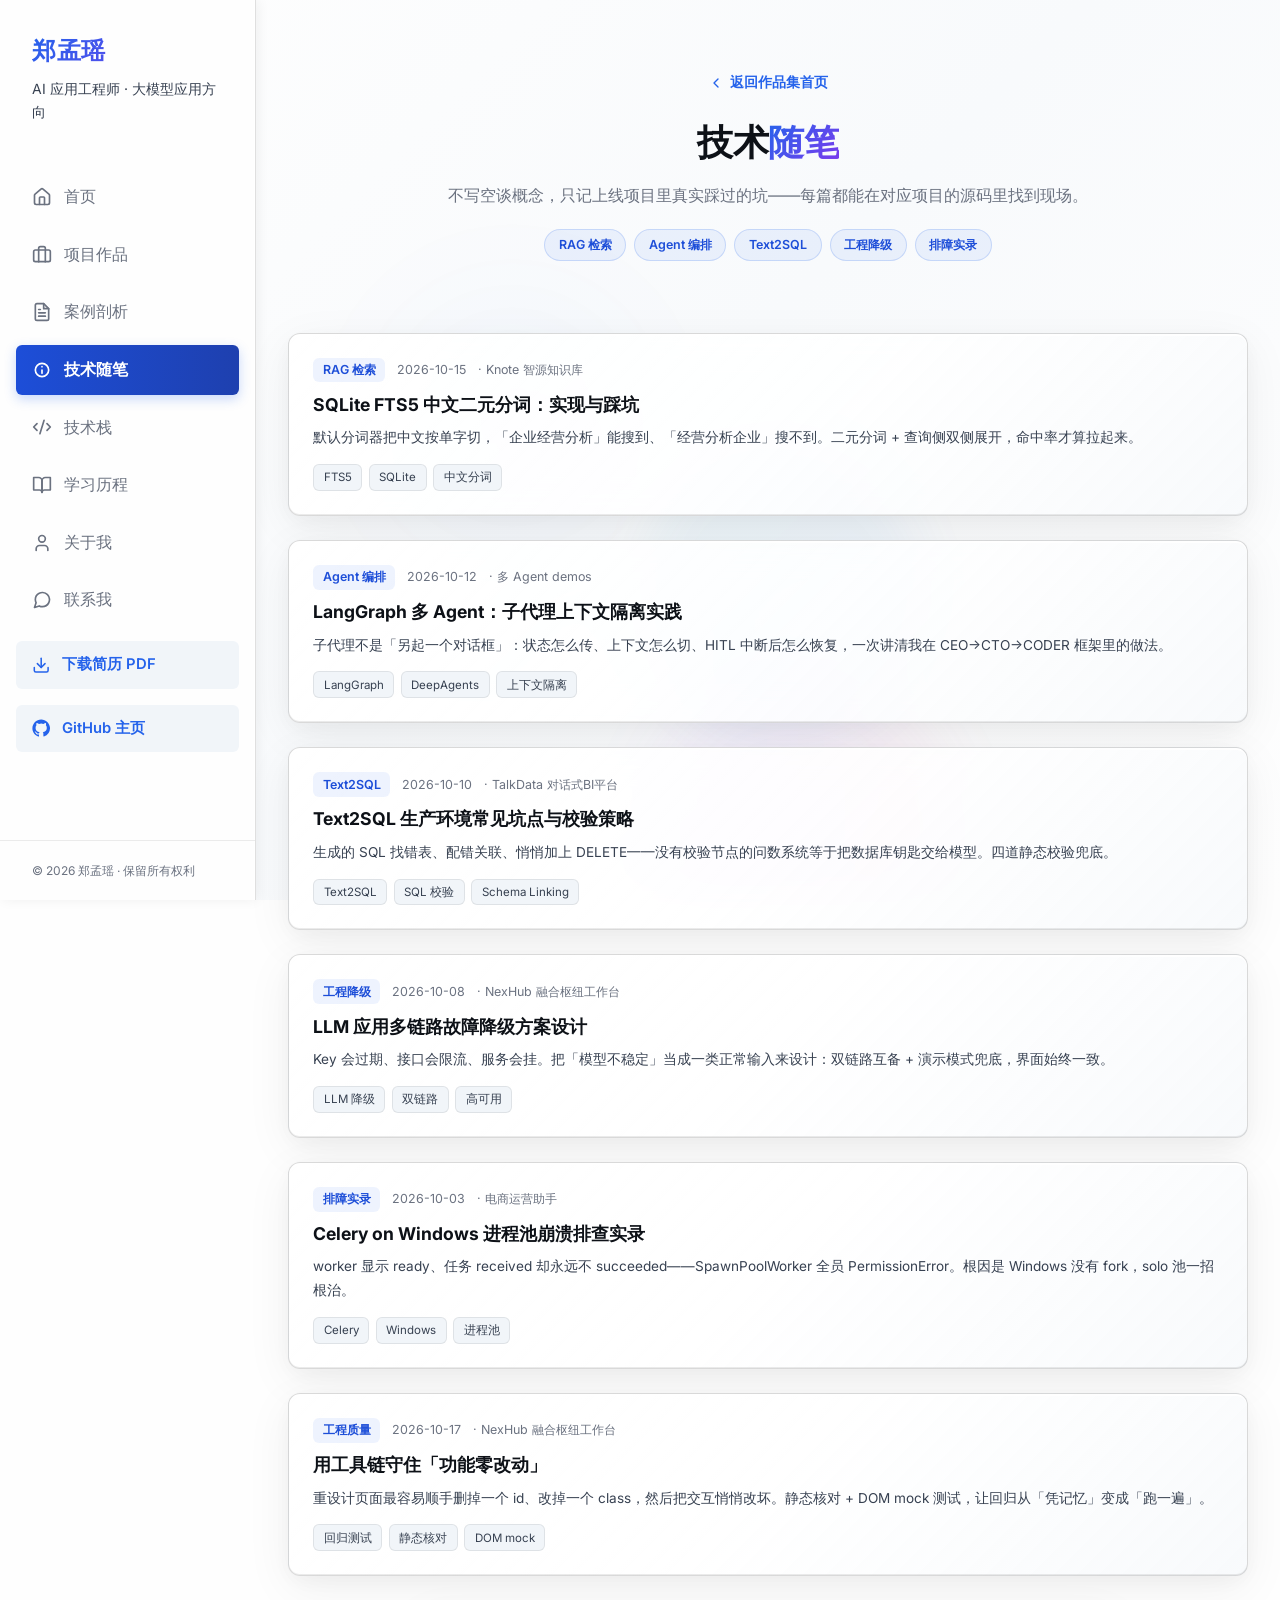
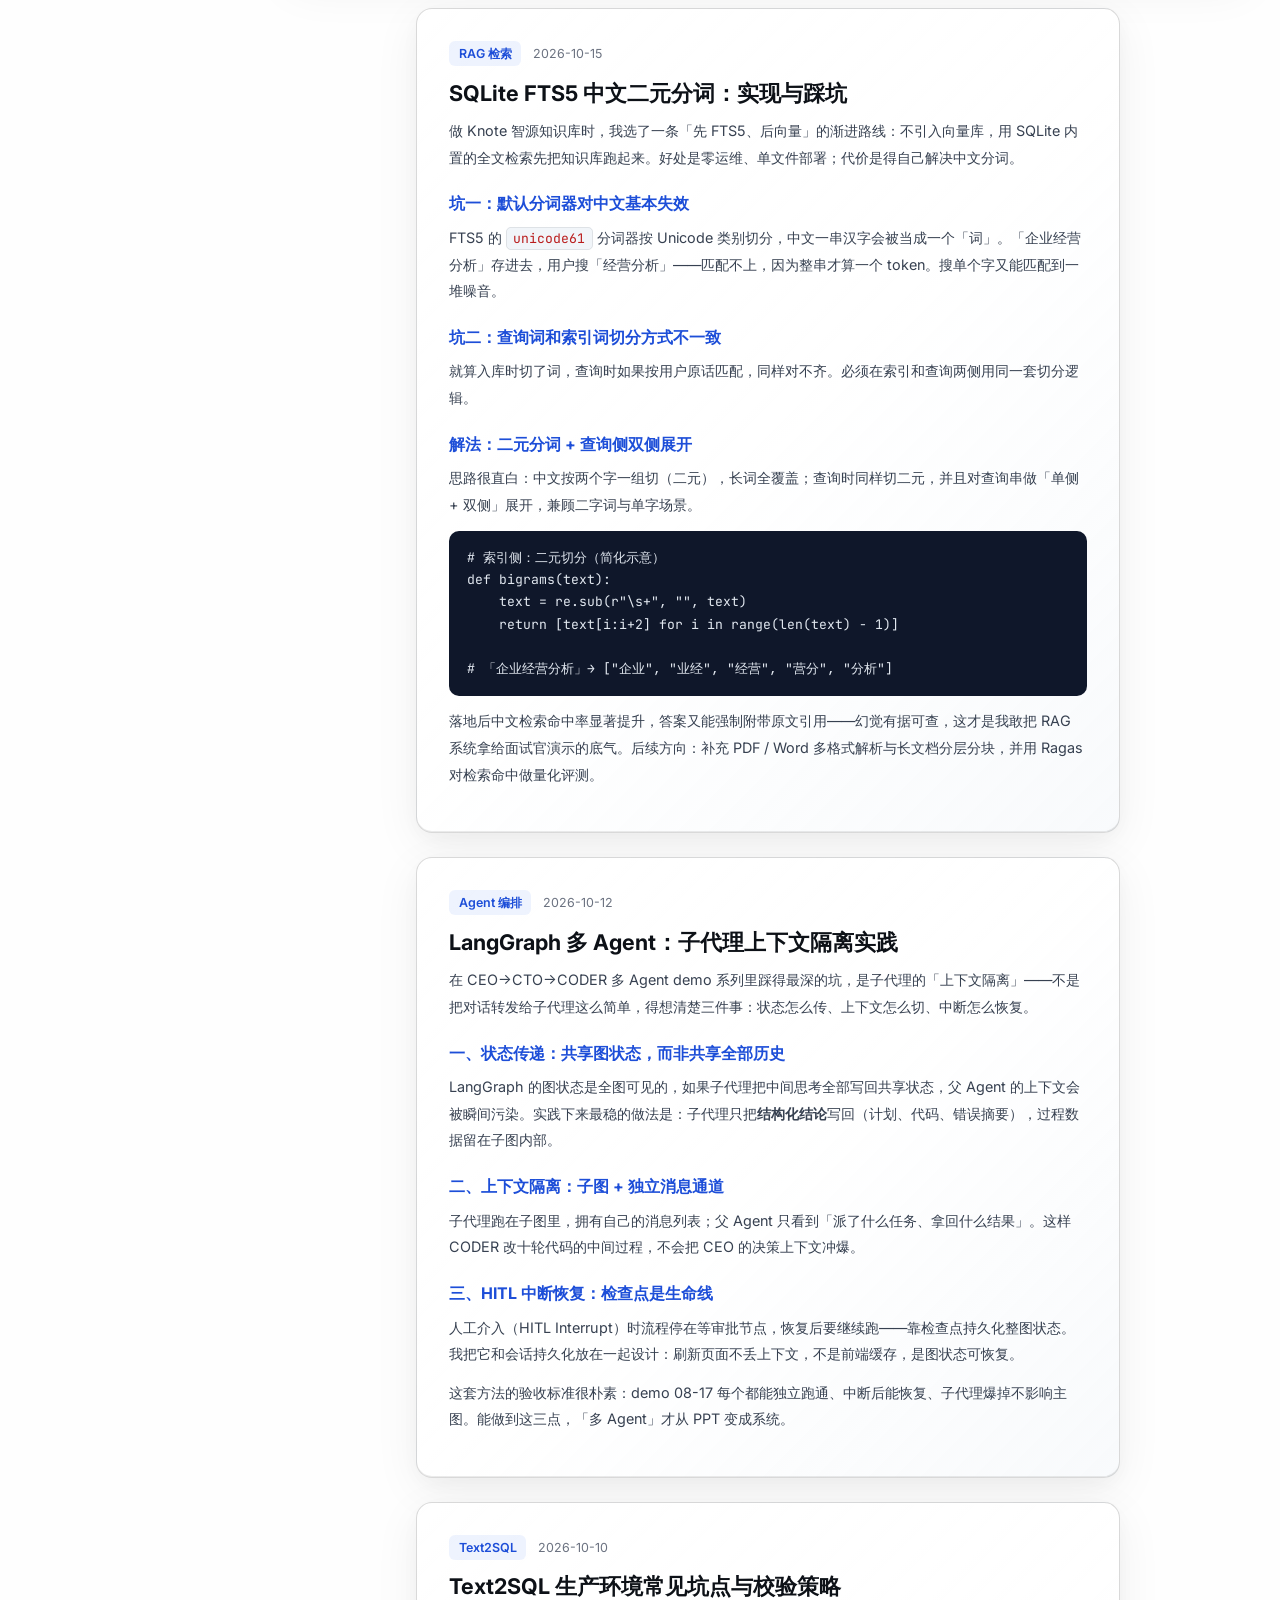
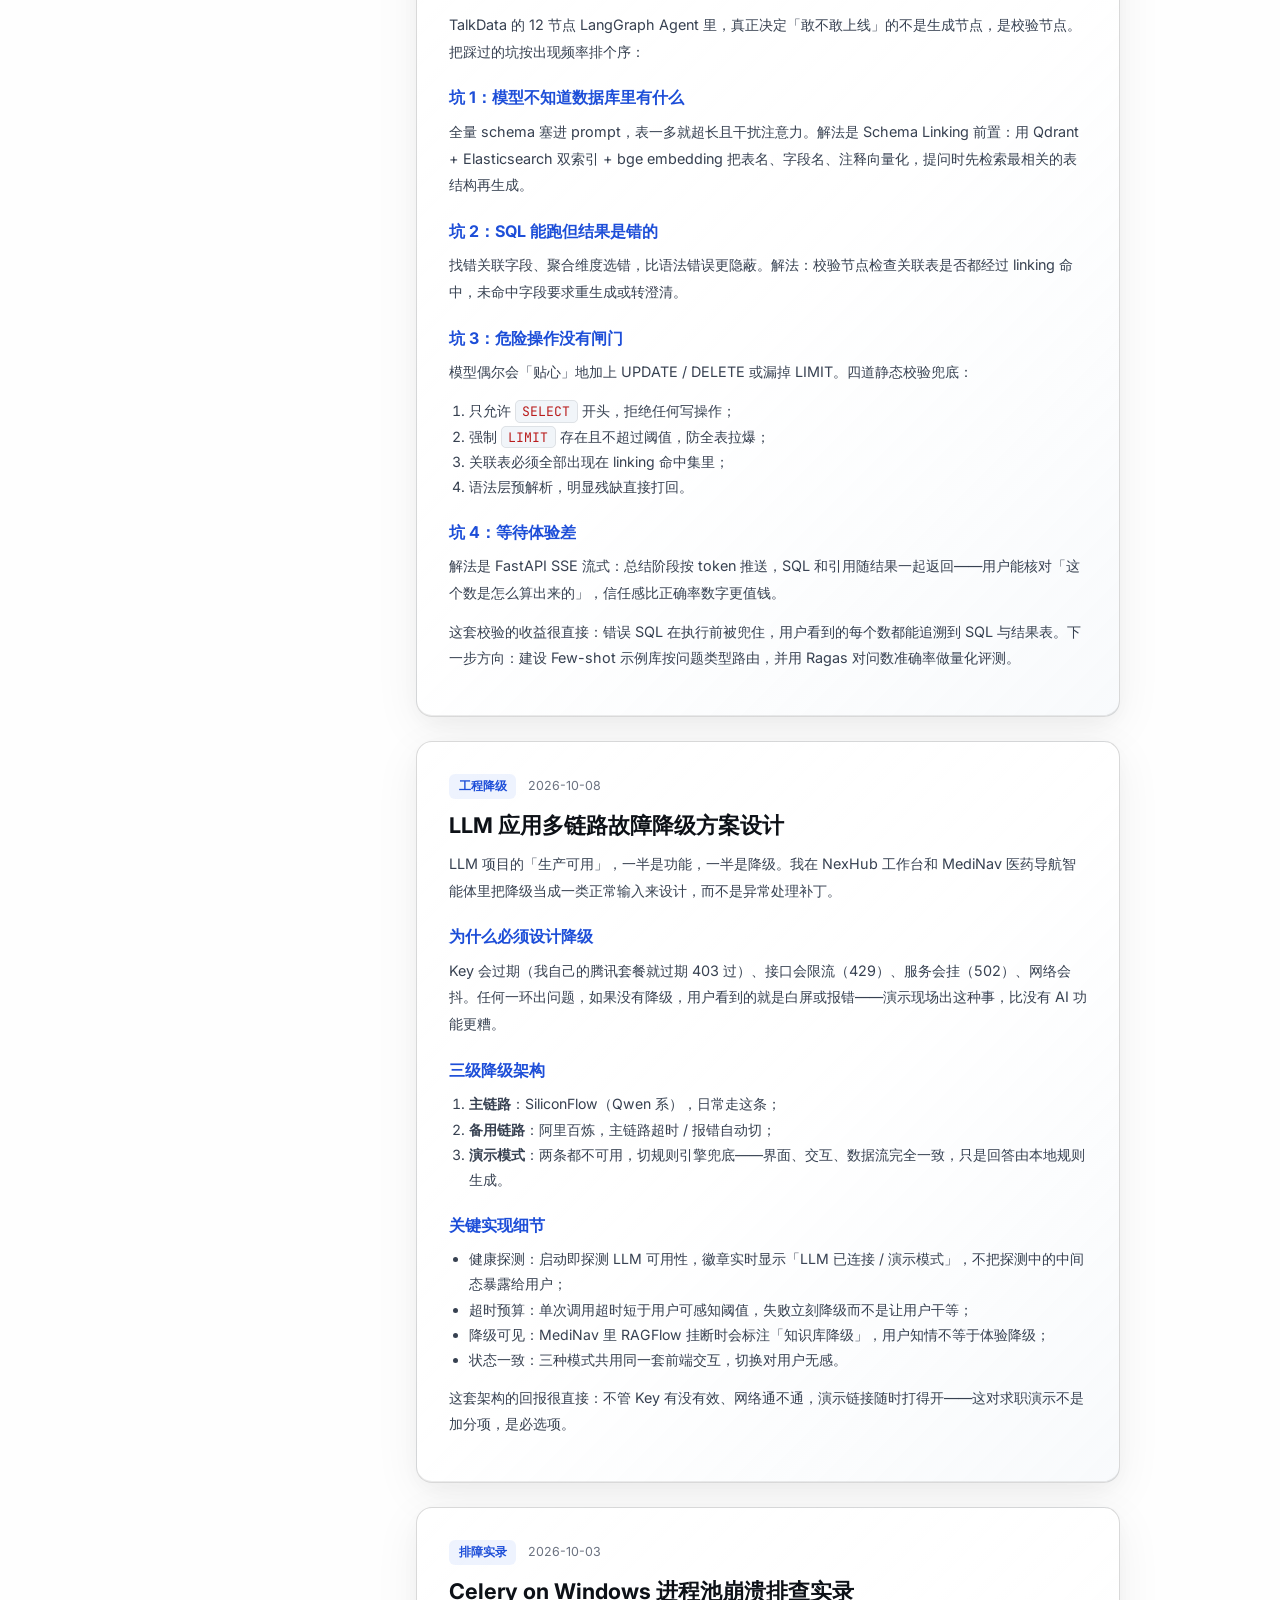
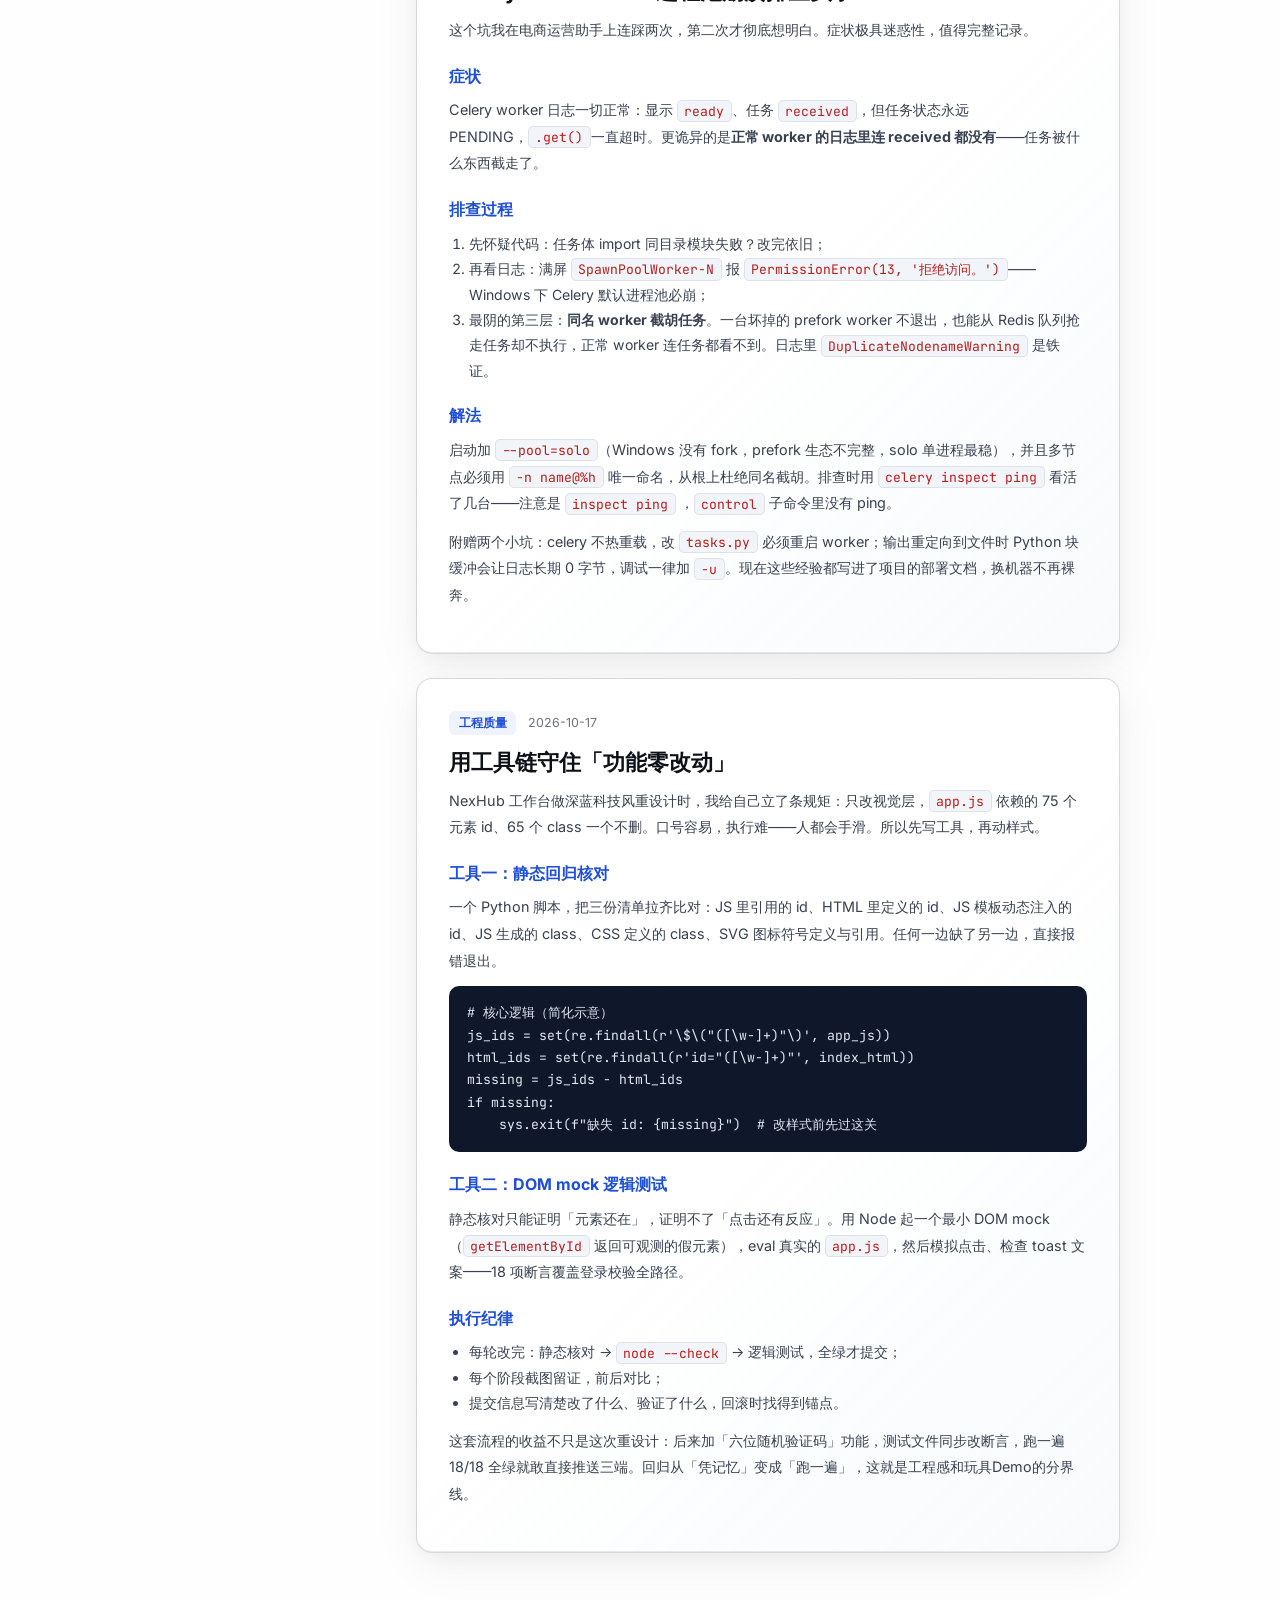
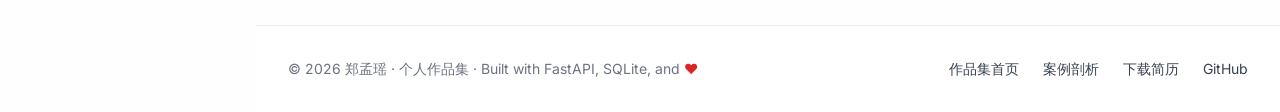
<file: portfolio/blog.html>
<!DOCTYPE html>
<html lang="zh-CN">
<head>
  <meta charset="UTF-8">
  <meta name="viewport" content="width=device-width, initial-scale=1.0">
  <title>技术随笔 | FTS5 分词 · 子代理隔离 · Text2SQL 校验 · LLM 降级 | 郑孟瑶作品集</title>
  <meta name="description" content="郑孟瑶的技术随笔：SQLite FTS5 中文二元分词踩坑、LangGraph 子代理上下文隔离、Text2SQL 校验策略、LLM 多链路降级方案、Celery on Windows 排查实录——全部来自上线项目的真实经验。">
  <link rel="stylesheet" href="https://fonts.loli.net/css2?family=Inter:wght@400;500;600;700;800&family=JetBrains+Mono:wght@400;600&display=swap">
  <link rel="stylesheet" href="assets/style.css">
</head>
<body>

  <!-- ===== 移动端菜单按钮 ===== -->
  <button class="menu-btn glass-card" id="menuBtn" aria-label="菜单">
    <svg viewBox="0 0 24 24" fill="none" stroke="currentColor" stroke-width="2" stroke-linecap="round"><line x1="4" x2="20" y1="12" y2="12"/><line x1="4" x2="20" y1="6" y2="6"/><line x1="4" x2="20" y1="18" y2="18"/></svg>
  </button>

  <!-- ===== 左侧玻璃侧边栏 ===== -->
  <aside class="sidebar" id="sidebar">
    <div class="sidebar-head">
      <h1 class="sidebar-logo">郑孟瑶</h1>
      <p class="sidebar-tag">AI 应用工程师 · 大模型应用方向</p>
    </div>
    <nav class="sidebar-nav">
      <ul>
        <li><a href="index.html#home" class="nav-item">
          <svg viewBox="0 0 24 24" fill="none" stroke="currentColor" stroke-width="2" stroke-linecap="round" stroke-linejoin="round"><path d="M15 21v-8a1 1 0 0 0-1-1h-4a1 1 0 0 0-1 1v8"/><path d="M3 10a2 2 0 0 1 .709-1.528l7-5.999a2 2 0 0 1 2.582 0l7 5.999A2 2 0 0 1 21 10v9a2 2 0 0 1-2 2H5a2 2 0 0 1-2-2z"/></svg>
          <span>首页</span></a></li>
        <li><a href="index.html#projects" class="nav-item">
          <svg viewBox="0 0 24 24" fill="none" stroke="currentColor" stroke-width="2" stroke-linecap="round" stroke-linejoin="round"><path d="M16 20V4a2 2 0 0 0-2-2h-4a2 2 0 0 0-2 2v16"/><rect width="20" height="14" x="2" y="6" rx="2"/></svg>
          <span>项目作品</span></a></li>
        <li><a href="cases.html" class="nav-item">
          <svg viewBox="0 0 24 24" fill="none" stroke="currentColor" stroke-width="2" stroke-linecap="round" stroke-linejoin="round"><path d="M14 2H6a2 2 0 0 0-2 2v16a2 2 0 0 0 2 2h12a2 2 0 0 0 2-2V8z"/><path d="M14 2v6h6"/><path d="M16 13H8"/><path d="M16 17H8"/><path d="M10 9H8"/></svg>
          <span>案例剖析</span></a></li>
        <li><a href="blog.html" class="nav-item active">
          <svg viewBox="0 0 24 24" fill="none" stroke="currentColor" stroke-width="2" stroke-linecap="round" stroke-linejoin="round"><path d="M12 20a8 8 0 1 0 0-16 8 8 0 0 0 0 16z"/><path d="M12 16v-4"/><path d="M12 8h.01"/></svg>
          <span>技术随笔</span></a></li>
        <li><a href="index.html#stack" class="nav-item">
          <svg viewBox="0 0 24 24" fill="none" stroke="currentColor" stroke-width="2" stroke-linecap="round" stroke-linejoin="round"><path d="m18 16 4-4-4-4"/><path d="m6 8-4 4 4 4"/><path d="m14.5 4-5 16"/></svg>
          <span>技术栈</span></a></li>
        <li><a href="index.html#journey" class="nav-item">
          <svg viewBox="0 0 24 24" fill="none" stroke="currentColor" stroke-width="2" stroke-linecap="round" stroke-linejoin="round"><path d="M2 3h6a4 4 0 0 1 4 4v14a3 3 0 0 0-3-3H2z"/><path d="M22 3h-6a4 4 0 0 0-4 4v14a3 3 0 0 1 3-3h7z"/></svg>
          <span>学习历程</span></a></li>
        <li><a href="index.html#about" class="nav-item">
          <svg viewBox="0 0 24 24" fill="none" stroke="currentColor" stroke-width="2" stroke-linecap="round" stroke-linejoin="round"><path d="M19 21v-2a4 4 0 0 0-4-4H9a4 4 0 0 0-4 4v2"/><circle cx="12" cy="7" r="4"/></svg>
          <span>关于我</span></a></li>
        <li><a href="index.html#contact" class="nav-item">
          <svg viewBox="0 0 24 24" fill="none" stroke="currentColor" stroke-width="2" stroke-linecap="round" stroke-linejoin="round"><path d="M21 11.5a8.38 8.38 0 0 1-.9 3.8 8.5 8.5 0 0 1-7.6 4.7 8.38 8.38 0 0 1-3.8-.9L3 21l1.9-5.7a8.38 8.38 0 0 1-.9-3.8 8.5 8.5 0 0 1 4.7-7.6 8.38 8.38 0 0 1 3.8-.9h.5a8.48 8.48 0 0 1 8 8v.5z"/></svg>
          <span>联系我</span></a></li>
      </ul>
      <a class="nav-resume" href="assets/郑孟瑶简历.pdf" download>
        <svg viewBox="0 0 24 24" fill="none" stroke="currentColor" stroke-width="2" stroke-linecap="round" stroke-linejoin="round"><path d="M21 15v4a2 2 0 0 1-2 2H5a2 2 0 0 1-2-2v-4"/><polyline points="7 10 12 15 17 10"/><line x1="12" x2="12" y1="15" y2="3"/></svg>
        <span>下载简历 PDF</span>
      </a>
      <a class="nav-resume" href="https://github.com/itzmy-web" target="_blank" rel="noopener">
        <svg viewBox="0 0 24 24" fill="currentColor" stroke="none"><path d="M12 .5C5.65.5.5 5.65.5 12c0 5.08 3.29 9.39 7.86 10.91.58.11.79-.25.79-.55v-2.17c-3.2.7-3.87-1.36-3.87-1.36-.52-1.33-1.28-1.68-1.28-1.68-1.04-.71.08-.7.08-.7 1.15.08 1.76 1.18 1.76 1.18 1.03 1.76 2.7 1.25 3.36.96.1-.75.4-1.25.72-1.54-2.55-.29-5.23-1.28-5.23-5.68 0-1.26.45-2.28 1.18-3.09-.12-.29-.51-1.46.11-3.05 0 0 .96-.31 3.15 1.18a10.9 10.9 0 0 1 5.74 0c2.19-1.49 3.15-1.18 3.15-1.18.62 1.59.23 2.76.11 3.05.73.81 1.18 1.83 1.18 3.09 0 4.41-2.69 5.38-5.25 5.66.41.35.77 1.05.77 2.12v3.14c0 .3.21.67.8.55A11.51 11.51 0 0 0 23.5 12C23.5 5.65 18.35.5 12 .5z"/></svg>
        <span>GitHub 主页</span>
      </a>
    </nav>
    <div class="sidebar-foot">© 2026 郑孟瑶 · 保留所有权利</div>
  </aside>

  <!-- ===== 主内容区 ===== -->
  <main class="main">
    <div class="page-bg"></div>
    <div class="page-orbs">
      <span class="page-orb orb-a"></span>
      <span class="page-orb orb-b"></span>
      <span class="page-orb orb-c"></span>
    </div>

    <!-- ===== 页头 ===== -->
    <section class="sub-hero">
      <div class="sub-hero-inner">
        <a class="sub-back" href="index.html">
          <svg viewBox="0 0 24 24" fill="none" stroke="currentColor" stroke-width="2" stroke-linecap="round" stroke-linejoin="round"><path d="m15 18-6-6 6-6"/></svg>
          返回作品集首页
        </a>
        <h1>技术<span class="grad-text">随笔</span></h1>
        <p>不写空谈概念，只记上线项目里真实踩过的坑——每篇都能在对应项目的源码里找到现场。</p>
        <div class="sub-chips">
          <span>RAG 检索</span><span>Agent 编排</span><span>Text2SQL</span><span>工程降级</span><span>排障实录</span>
        </div>
      </div>
    </section>

    <!-- ===== 文章列表 ===== -->
    <section class="post-grid">
      <article class="glass-ultra post-card reveal">
        <div class="post-meta"><span class="post-cat">RAG 检索</span><span>2026-10-15</span><span>· Knote 智源知识库</span></div>
        <h2><a href="#post-1">SQLite FTS5 中文二元分词：实现与踩坑</a></h2>
        <p>默认分词器把中文按单字切，「企业经营分析」能搜到、「经营分析企业」搜不到。二元分词 + 查询侧双侧展开，命中率才算拉起来。</p>
        <div class="post-tags"><span>FTS5</span><span>SQLite</span><span>中文分词</span></div>
      </article>

      <article class="glass-ultra post-card reveal">
        <div class="post-meta"><span class="post-cat">Agent 编排</span><span>2026-10-12</span><span>· 多 Agent demos</span></div>
        <h2><a href="#post-2">LangGraph 多 Agent：子代理上下文隔离实践</a></h2>
        <p>子代理不是「另起一个对话框」：状态怎么传、上下文怎么切、HITL 中断后怎么恢复，一次讲清我在 CEO→CTO→CODER 框架里的做法。</p>
        <div class="post-tags"><span>LangGraph</span><span>DeepAgents</span><span>上下文隔离</span></div>
      </article>

      <article class="glass-ultra post-card reveal">
        <div class="post-meta"><span class="post-cat">Text2SQL</span><span>2026-10-10</span><span>· TalkData 对话式BI平台</span></div>
        <h2><a href="#post-3">Text2SQL 生产环境常见坑点与校验策略</a></h2>
        <p>生成的 SQL 找错表、配错关联、悄悄加上 DELETE——没有校验节点的问数系统等于把数据库钥匙交给模型。四道静态校验兜底。</p>
        <div class="post-tags"><span>Text2SQL</span><span>SQL 校验</span><span>Schema Linking</span></div>
      </article>

      <article class="glass-ultra post-card reveal">
        <div class="post-meta"><span class="post-cat">工程降级</span><span>2026-10-08</span><span>· NexHub 融合枢纽工作台</span></div>
        <h2><a href="#post-4">LLM 应用多链路故障降级方案设计</a></h2>
        <p>Key 会过期、接口会限流、服务会挂。把「模型不稳定」当成一类正常输入来设计：双链路互备 + 演示模式兜底，界面始终一致。</p>
        <div class="post-tags"><span>LLM 降级</span><span>双链路</span><span>高可用</span></div>
      </article>

      <article class="glass-ultra post-card reveal">
        <div class="post-meta"><span class="post-cat">排障实录</span><span>2026-10-03</span><span>· 电商运营助手</span></div>
        <h2><a href="#post-5">Celery on Windows 进程池崩溃排查实录</a></h2>
        <p>worker 显示 ready、任务 received 却永远不 succeeded——SpawnPoolWorker 全员 PermissionError。根因是 Windows 没有 fork，solo 池一招根治。</p>
        <div class="post-tags"><span>Celery</span><span>Windows</span><span>进程池</span></div>
      </article>

      <article class="glass-ultra post-card reveal">
        <div class="post-meta"><span class="post-cat">工程质量</span><span>2026-10-17</span><span>· NexHub 融合枢纽工作台</span></div>
        <h2><a href="#post-6">用工具链守住「功能零改动」</a></h2>
        <p>重设计页面最容易顺手删掉一个 id、改掉一个 class，然后把交互悄悄改坏。静态核对 + DOM mock 测试，让回归从「凭记忆」变成「跑一遍」。</p>
        <div class="post-tags"><span>回归测试</span><span>静态核对</span><span>DOM mock</span></div>
      </article>
    </section>

    <!-- ===== 文章正文 ===== -->
    <section class="post-full">

      <article class="glass-ultra post-full-card reveal" id="post-1">
        <div class="post-meta"><span class="post-cat">RAG 检索</span><span>2026-10-15</span></div>
        <h2>SQLite FTS5 中文二元分词：实现与踩坑</h2>
        <p>做 Knote 智源知识库时，我选了一条「先 FTS5、后向量」的渐进路线：不引入向量库，用 SQLite 内置的全文检索先把知识库跑起来。好处是零运维、单文件部署；代价是得自己解决中文分词。</p>
        <h3>坑一：默认分词器对中文基本失效</h3>
        <p>FTS5 的 <code>unicode61</code> 分词器按 Unicode 类别切分，中文一串汉字会被当成一个「词」。「企业经营分析」存进去，用户搜「经营分析」——匹配不上，因为整串才算一个 token。搜单个字又能匹配到一堆噪音。</p>
        <h3>坑二：查询词和索引词切分方式不一致</h3>
        <p>就算入库时切了词，查询时如果按用户原话匹配，同样对不齐。必须在索引和查询两侧用同一套切分逻辑。</p>
        <h3>解法：二元分词 + 查询侧双侧展开</h3>
        <p>思路很直白：中文按两个字一组切（二元），长词全覆盖；查询时同样切二元，并且对查询串做「单侧 + 双侧」展开，兼顾二字词与单字场景。</p>
        <pre><code># 索引侧：二元切分（简化示意）
def bigrams(text):
    text = re.sub(r"\s+", "", text)
    return [text[i:i+2] for i in range(len(text) - 1)]

# 「企业经营分析」→ ["企业", "业经", "经营", "营分", "分析"]</code></pre>
        <p>落地后中文检索命中率显著提升，答案又能强制附带原文引用——幻觉有据可查，这才是我敢把 RAG 系统拿给面试官演示的底气。后续方向：补充 PDF / Word 多格式解析与长文档分层分块，并用 Ragas 对检索命中做量化评测。</p>
      </article>

      <article class="glass-ultra post-full-card reveal" id="post-2">
        <div class="post-meta"><span class="post-cat">Agent 编排</span><span>2026-10-12</span></div>
        <h2>LangGraph 多 Agent：子代理上下文隔离实践</h2>
        <p>在 CEO→CTO→CODER 多 Agent demo 系列里踩得最深的坑，是子代理的「上下文隔离」——不是把对话转发给子代理这么简单，得想清楚三件事：状态怎么传、上下文怎么切、中断怎么恢复。</p>
        <h3>一、状态传递：共享图状态，而非共享全部历史</h3>
        <p>LangGraph 的图状态是全图可见的，如果子代理把中间思考全部写回共享状态，父 Agent 的上下文会被瞬间污染。实践下来最稳的做法是：子代理只把<b>结构化结论</b>写回（计划、代码、错误摘要），过程数据留在子图内部。</p>
        <h3>二、上下文隔离：子图 + 独立消息通道</h3>
        <p>子代理跑在子图里，拥有自己的消息列表；父 Agent 只看到「派了什么任务、拿回什么结果」。这样 CODER 改十轮代码的中间过程，不会把 CEO 的决策上下文冲爆。</p>
        <h3>三、HITL 中断恢复：检查点是生命线</h3>
        <p>人工介入（HITL Interrupt）时流程停在等审批节点，恢复后要继续跑——靠检查点持久化整图状态。我把它和会话持久化放在一起设计：刷新页面不丢上下文，不是前端缓存，是图状态可恢复。</p>
        <p>这套方法的验收标准很朴素：demo 08-17 每个都能独立跑通、中断后能恢复、子代理爆掉不影响主图。能做到这三点，「多 Agent」才从 PPT 变成系统。</p>
      </article>

      <article class="glass-ultra post-full-card reveal" id="post-3">
        <div class="post-meta"><span class="post-cat">Text2SQL</span><span>2026-10-10</span></div>
        <h2>Text2SQL 生产环境常见坑点与校验策略</h2>
        <p>TalkData 的 12 节点 LangGraph Agent 里，真正决定「敢不敢上线」的不是生成节点，是校验节点。把踩过的坑按出现频率排个序：</p>
        <h3>坑 1：模型不知道数据库里有什么</h3>
        <p>全量 schema 塞进 prompt，表一多就超长且干扰注意力。解法是 Schema Linking 前置：用 Qdrant + Elasticsearch 双索引 + bge embedding 把表名、字段名、注释向量化，提问时先检索最相关的表结构再生成。</p>
        <h3>坑 2：SQL 能跑但结果是错的</h3>
        <p>找错关联字段、聚合维度选错，比语法错误更隐蔽。解法：校验节点检查关联表是否都经过 linking 命中，未命中字段要求重生成或转澄清。</p>
        <h3>坑 3：危险操作没有闸门</h3>
        <p>模型偶尔会「贴心」地加上 UPDATE / DELETE 或漏掉 LIMIT。四道静态校验兜底：</p>
        <ol>
          <li>只允许 <code>SELECT</code> 开头，拒绝任何写操作；</li>
          <li>强制 <code>LIMIT</code> 存在且不超过阈值，防全表拉爆；</li>
          <li>关联表必须全部出现在 linking 命中集里；</li>
          <li>语法层预解析，明显残缺直接打回。</li>
        </ol>
        <h3>坑 4：等待体验差</h3>
        <p>解法是 FastAPI SSE 流式：总结阶段按 token 推送，SQL 和引用随结果一起返回——用户能核对「这个数是怎么算出来的」，信任感比正确率数字更值钱。</p>
        <p>这套校验的收益很直接：错误 SQL 在执行前被兜住，用户看到的每个数都能追溯到 SQL 与结果表。下一步方向：建设 Few-shot 示例库按问题类型路由，并用 Ragas 对问数准确率做量化评测。</p>
      </article>

      <article class="glass-ultra post-full-card reveal" id="post-4">
        <div class="post-meta"><span class="post-cat">工程降级</span><span>2026-10-08</span></div>
        <h2>LLM 应用多链路故障降级方案设计</h2>
        <p>LLM 项目的「生产可用」，一半是功能，一半是降级。我在 NexHub 工作台和 MediNav 医药导航智能体里把降级当成一类正常输入来设计，而不是异常处理补丁。</p>
        <h3>为什么必须设计降级</h3>
        <p>Key 会过期（我自己的腾讯套餐就过期 403 过）、接口会限流（429）、服务会挂（502）、网络会抖。任何一环出问题，如果没有降级，用户看到的就是白屏或报错——演示现场出这种事，比没有 AI 功能更糟。</p>
        <h3>三级降级架构</h3>
        <ol>
          <li><b>主链路</b>：SiliconFlow（Qwen 系），日常走这条；</li>
          <li><b>备用链路</b>：阿里百炼，主链路超时 / 报错自动切；</li>
          <li><b>演示模式</b>：两条都不可用，切规则引擎兜底——界面、交互、数据流完全一致，只是回答由本地规则生成。</li>
        </ol>
        <h3>关键实现细节</h3>
        <ul>
          <li>健康探测：启动即探测 LLM 可用性，徽章实时显示「LLM 已连接 / 演示模式」，不把探测中的中间态暴露给用户；</li>
          <li>超时预算：单次调用超时短于用户可感知阈值，失败立刻降级而不是让用户干等；</li>
          <li>降级可见：MediNav 里 RAGFlow 挂断时会标注「知识库降级」，用户知情不等于体验降级；</li>
          <li>状态一致：三种模式共用同一套前端交互，切换对用户无感。</li>
        </ul>
        <p>这套架构的回报很直接：不管 Key 有没有效、网络通不通，演示链接随时打得开——这对求职演示不是加分项，是必选项。</p>
      </article>

      <article class="glass-ultra post-full-card reveal" id="post-5">
        <div class="post-meta"><span class="post-cat">排障实录</span><span>2026-10-03</span></div>
        <h2>Celery on Windows 进程池崩溃排查实录</h2>
        <p>这个坑我在电商运营助手上连踩两次，第二次才彻底想明白。症状极具迷惑性，值得完整记录。</p>
        <h3>症状</h3>
        <p>Celery worker 日志一切正常：显示 <code>ready</code>、任务 <code>received</code>，但任务状态永远 PENDING，<code>.get()</code>一直超时。更诡异的是<b>正常 worker 的日志里连 received 都没有</b>——任务被什么东西截走了。</p>
        <h3>排查过程</h3>
        <ol>
          <li>先怀疑代码：任务体 import 同目录模块失败？改完依旧；</li>
          <li>再看日志：满屏 <code>SpawnPoolWorker-N</code> 报 <code>PermissionError(13, '拒绝访问。')</code>——Windows 下 Celery 默认进程池必崩；</li>
          <li>最阴的第三层：<b>同名 worker 截胡任务</b>。一台坏掉的 prefork worker 不退出，也能从 Redis 队列抢走任务却不执行，正常 worker 连任务都看不到。日志里 <code>DuplicateNodenameWarning</code> 是铁证。</li>
        </ol>
        <h3>解法</h3>
        <p>启动加 <code>--pool=solo</code>（Windows 没有 fork，prefork 生态不完整，solo 单进程最稳），并且多节点必须用 <code>-n name@%h</code> 唯一命名，从根上杜绝同名截胡。排查时用 <code>celery inspect ping</code> 看活了几台——注意是 <code>inspect ping</code> ，<code>control</code> 子命令里没有 ping。</p>
        <p>附赠两个小坑：celery 不热重载，改 <code>tasks.py</code> 必须重启 worker；输出重定向到文件时 Python 块缓冲会让日志长期 0 字节，调试一律加 <code>-u</code>。现在这些经验都写进了项目的部署文档，换机器不再裸奔。</p>
      </article>

      <article class="glass-ultra post-full-card reveal" id="post-6">
        <div class="post-meta"><span class="post-cat">工程质量</span><span>2026-10-17</span></div>
        <h2>用工具链守住「功能零改动」</h2>
        <p>NexHub 工作台做深蓝科技风重设计时，我给自己立了条规矩：只改视觉层，<code>app.js</code> 依赖的 75 个元素 id、65 个 class 一个不删。口号容易，执行难——人都会手滑。所以先写工具，再动样式。</p>
        <h3>工具一：静态回归核对</h3>
        <p>一个 Python 脚本，把三份清单拉齐比对：JS 里引用的 id、HTML 里定义的 id、JS 模板动态注入的 id、JS 生成的 class、CSS 定义的 class、SVG 图标符号定义与引用。任何一边缺了另一边，直接报错退出。</p>
        <pre><code># 核心逻辑（简化示意）
js_ids = set(re.findall(r'\$\("([\w-]+)"\)', app_js))
html_ids = set(re.findall(r'id="([\w-]+)"', index_html))
missing = js_ids - html_ids
if missing:
    sys.exit(f"缺失 id: {missing}")  # 改样式前先过这关</code></pre>
        <h3>工具二：DOM mock 逻辑测试</h3>
        <p>静态核对只能证明「元素还在」，证明不了「点击还有反应」。用 Node 起一个最小 DOM mock（<code>getElementById</code> 返回可观测的假元素），eval 真实的 <code>app.js</code>，然后模拟点击、检查 toast 文案——18 项断言覆盖登录校验全路径。</p>
        <h3>执行纪律</h3>
        <ul>
          <li>每轮改完：静态核对 → <code>node --check</code> → 逻辑测试，全绿才提交；</li>
          <li>每个阶段截图留证，前后对比；</li>
          <li>提交信息写清楚改了什么、验证了什么，回滚时找得到锚点。</li>
        </ul>
        <p>这套流程的收益不只是这次重设计：后来加「六位随机验证码」功能，测试文件同步改断言，跑一遍 18/18 全绿就敢直接推送三端。回归从「凭记忆」变成「跑一遍」，这就是工程感和玩具Demo的分界线。</p>
      </article>
    </section>

    <!-- ===== 页脚 ===== -->
    <footer class="footer">
      <div class="footer-inner">
        <p class="footer-copy">© <span id="year">2026</span> 郑孟瑶 · 个人作品集 · Built with FastAPI, SQLite, and <span class="footer-love">❤</span></p>
        <div class="footer-links">
          <a href="index.html">作品集首页</a>
          <a href="cases.html">案例剖析</a>
          <a href="assets/郑孟瑶简历.pdf" download>下载简历</a>
          <a href="https://github.com/itzmy-web" target="_blank" rel="noopener">GitHub</a>
        </div>
      </div>
    </footer>
  </main>

  <script src="assets/main.js"></script>
</body>
</html>
</file>
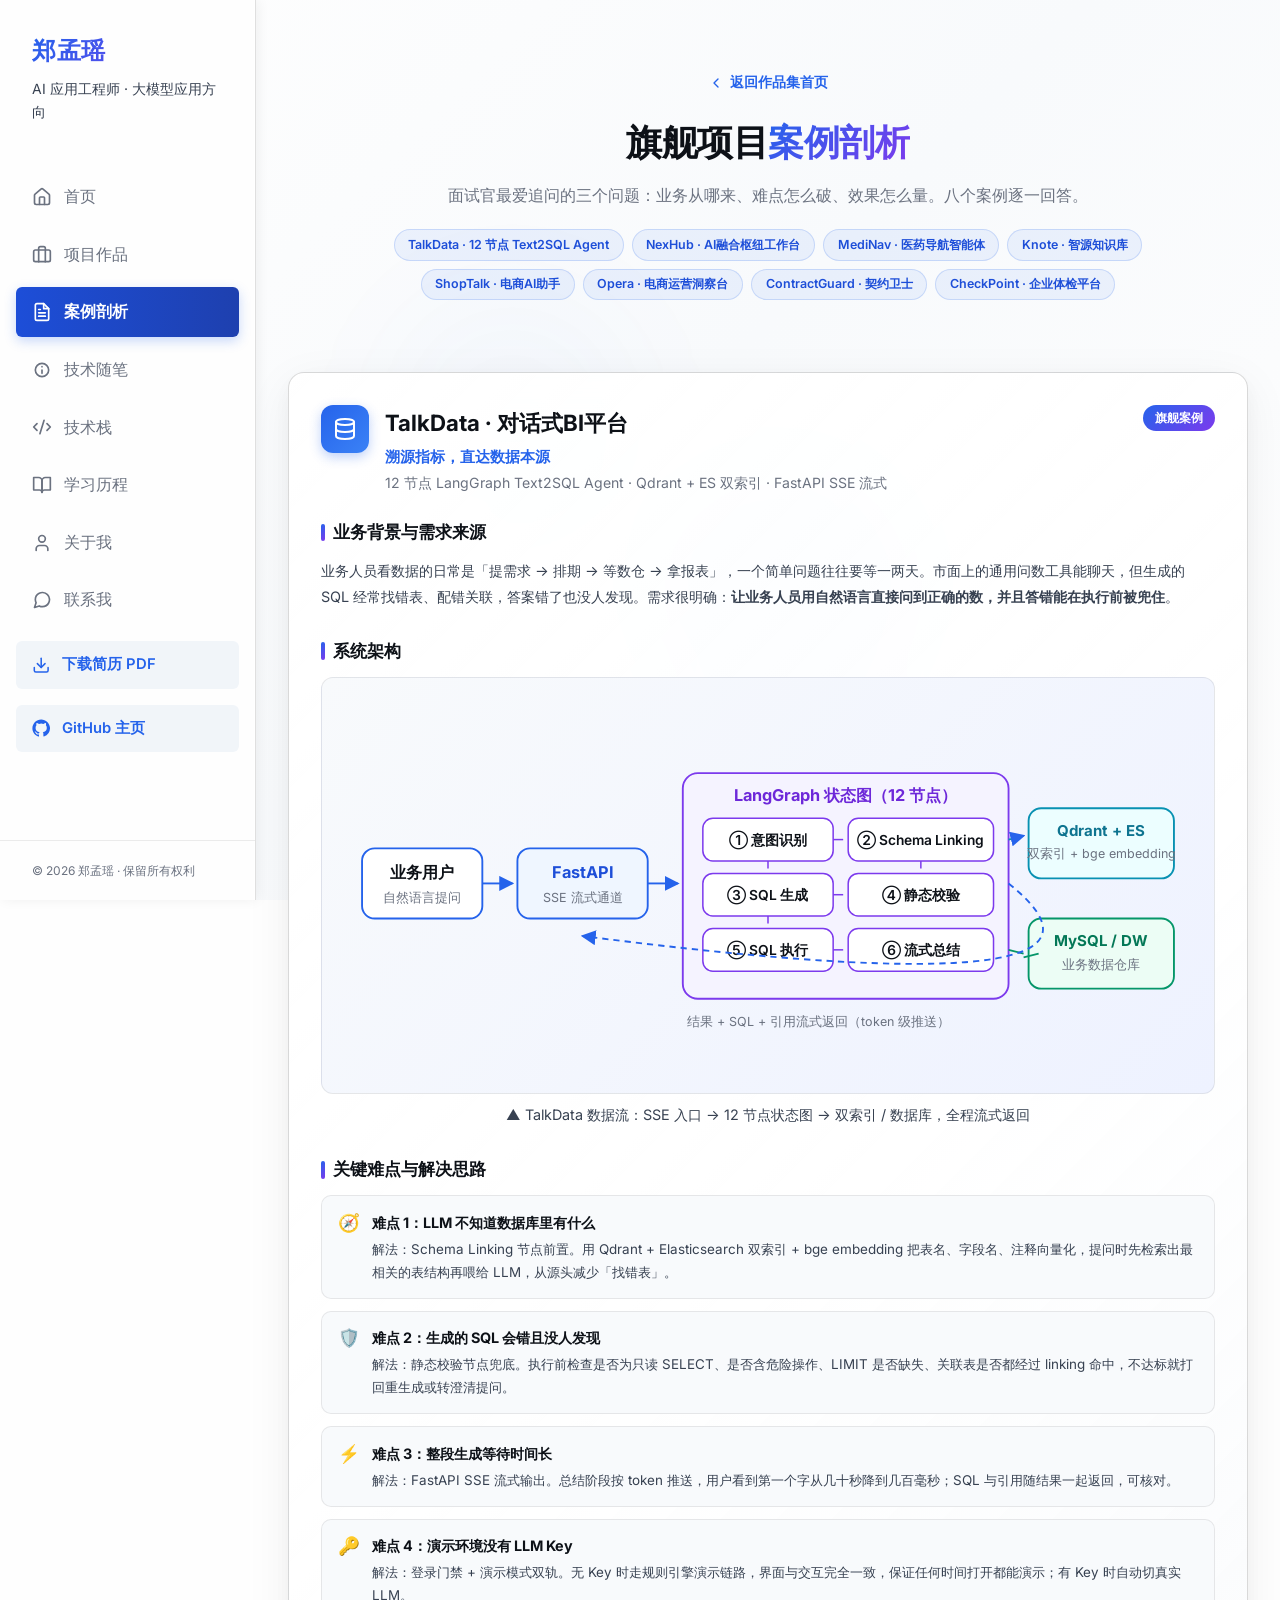
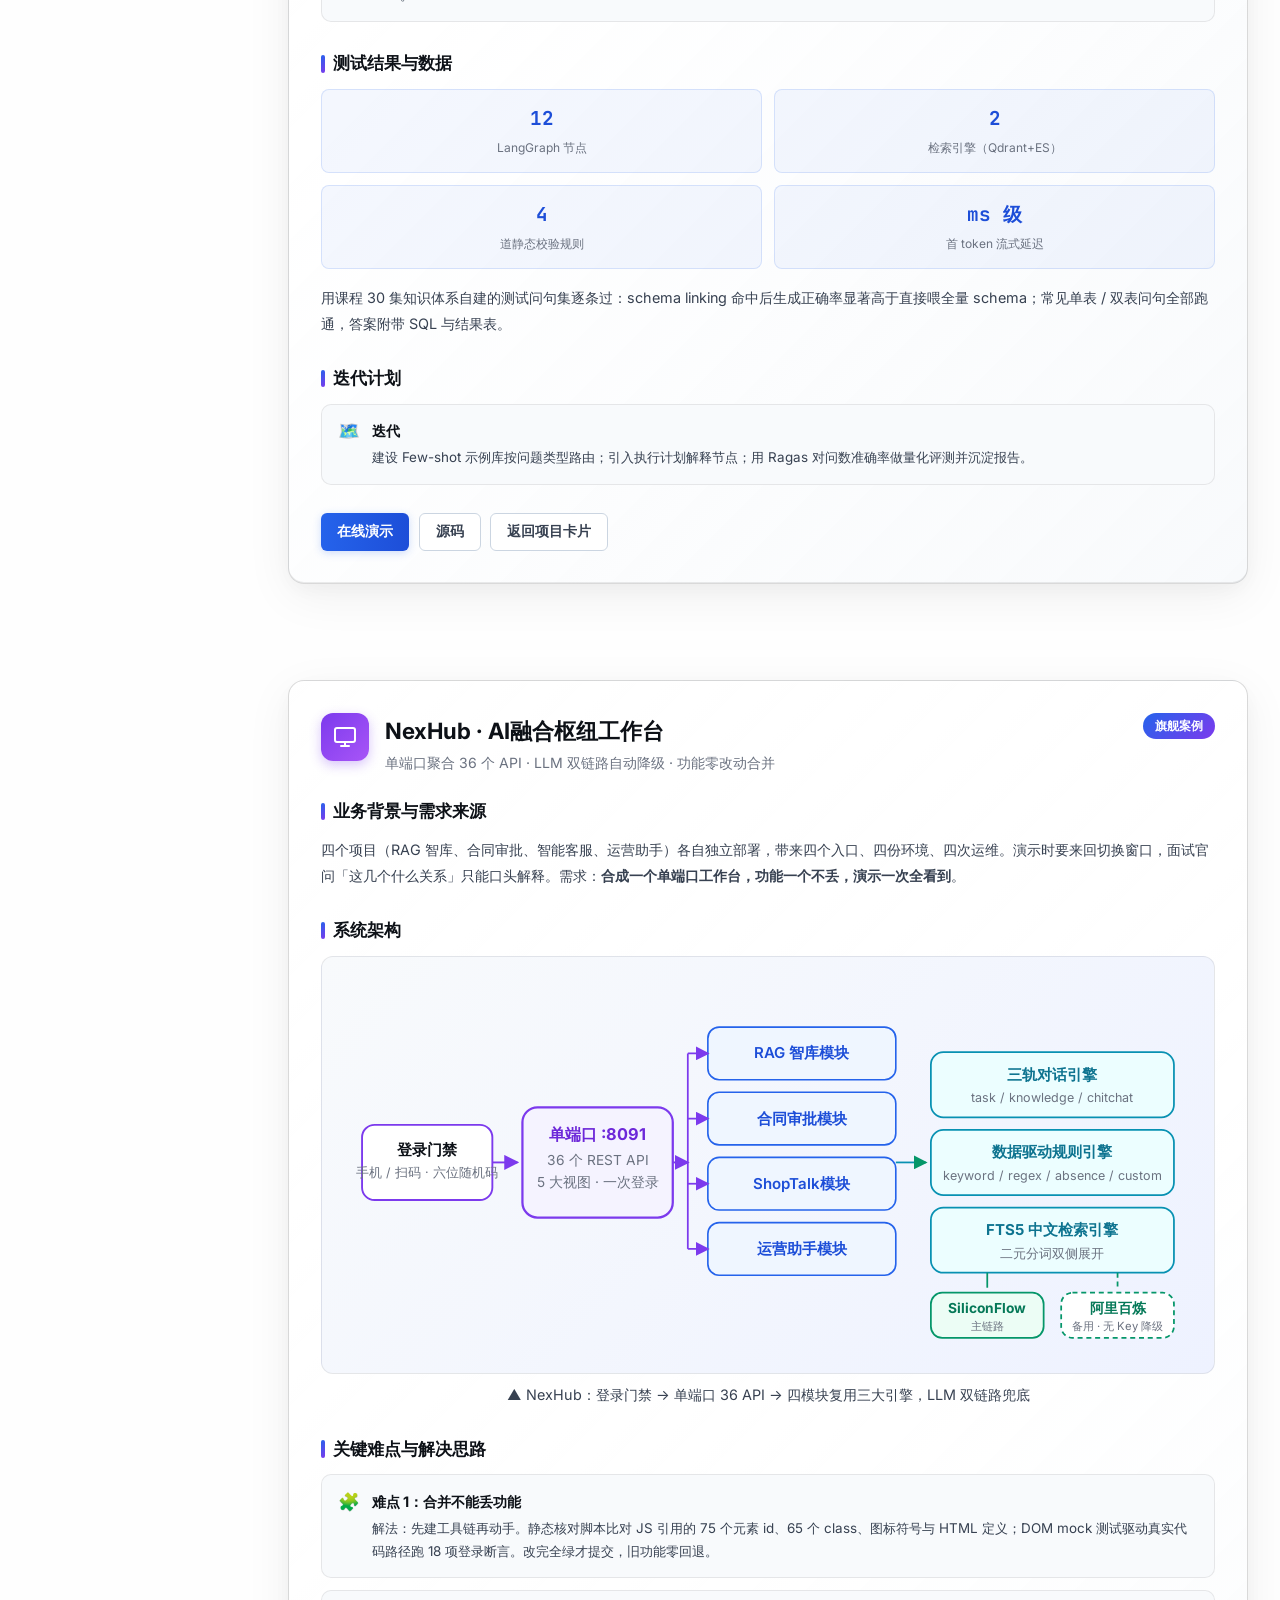
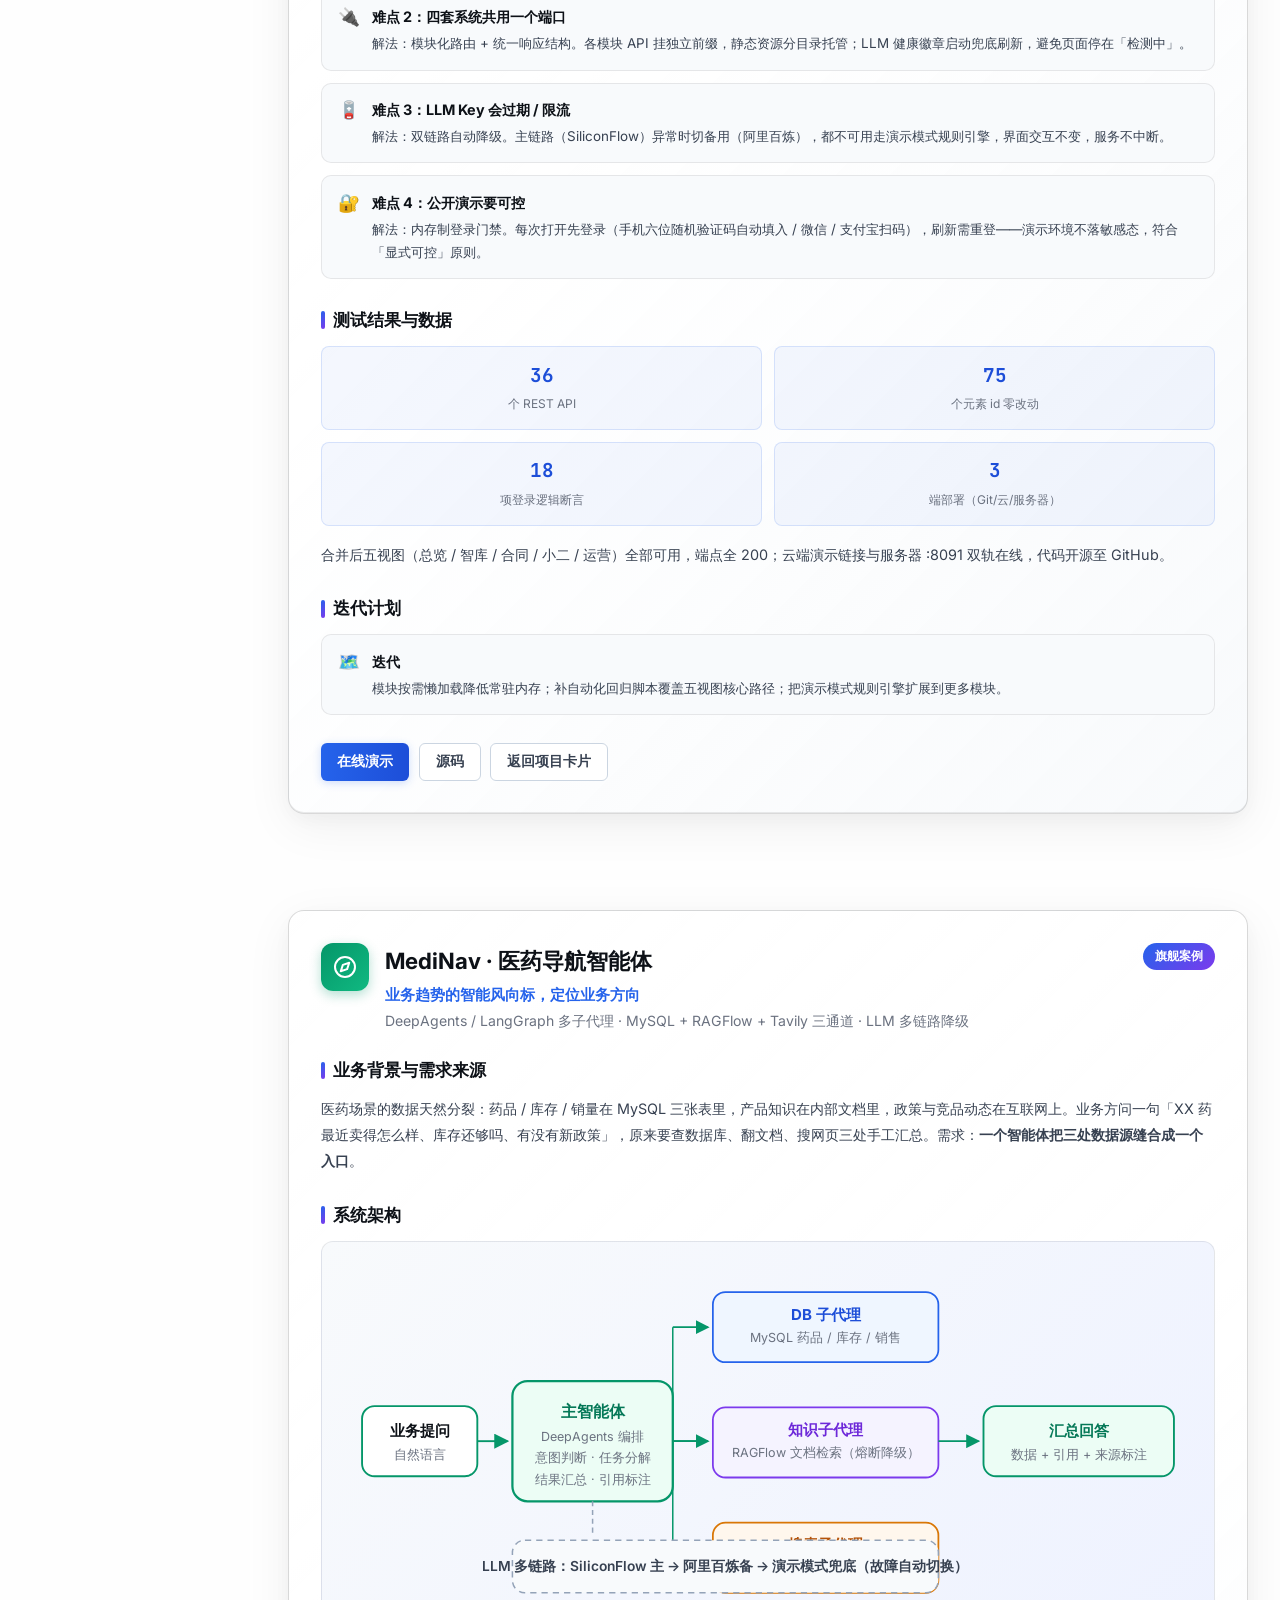
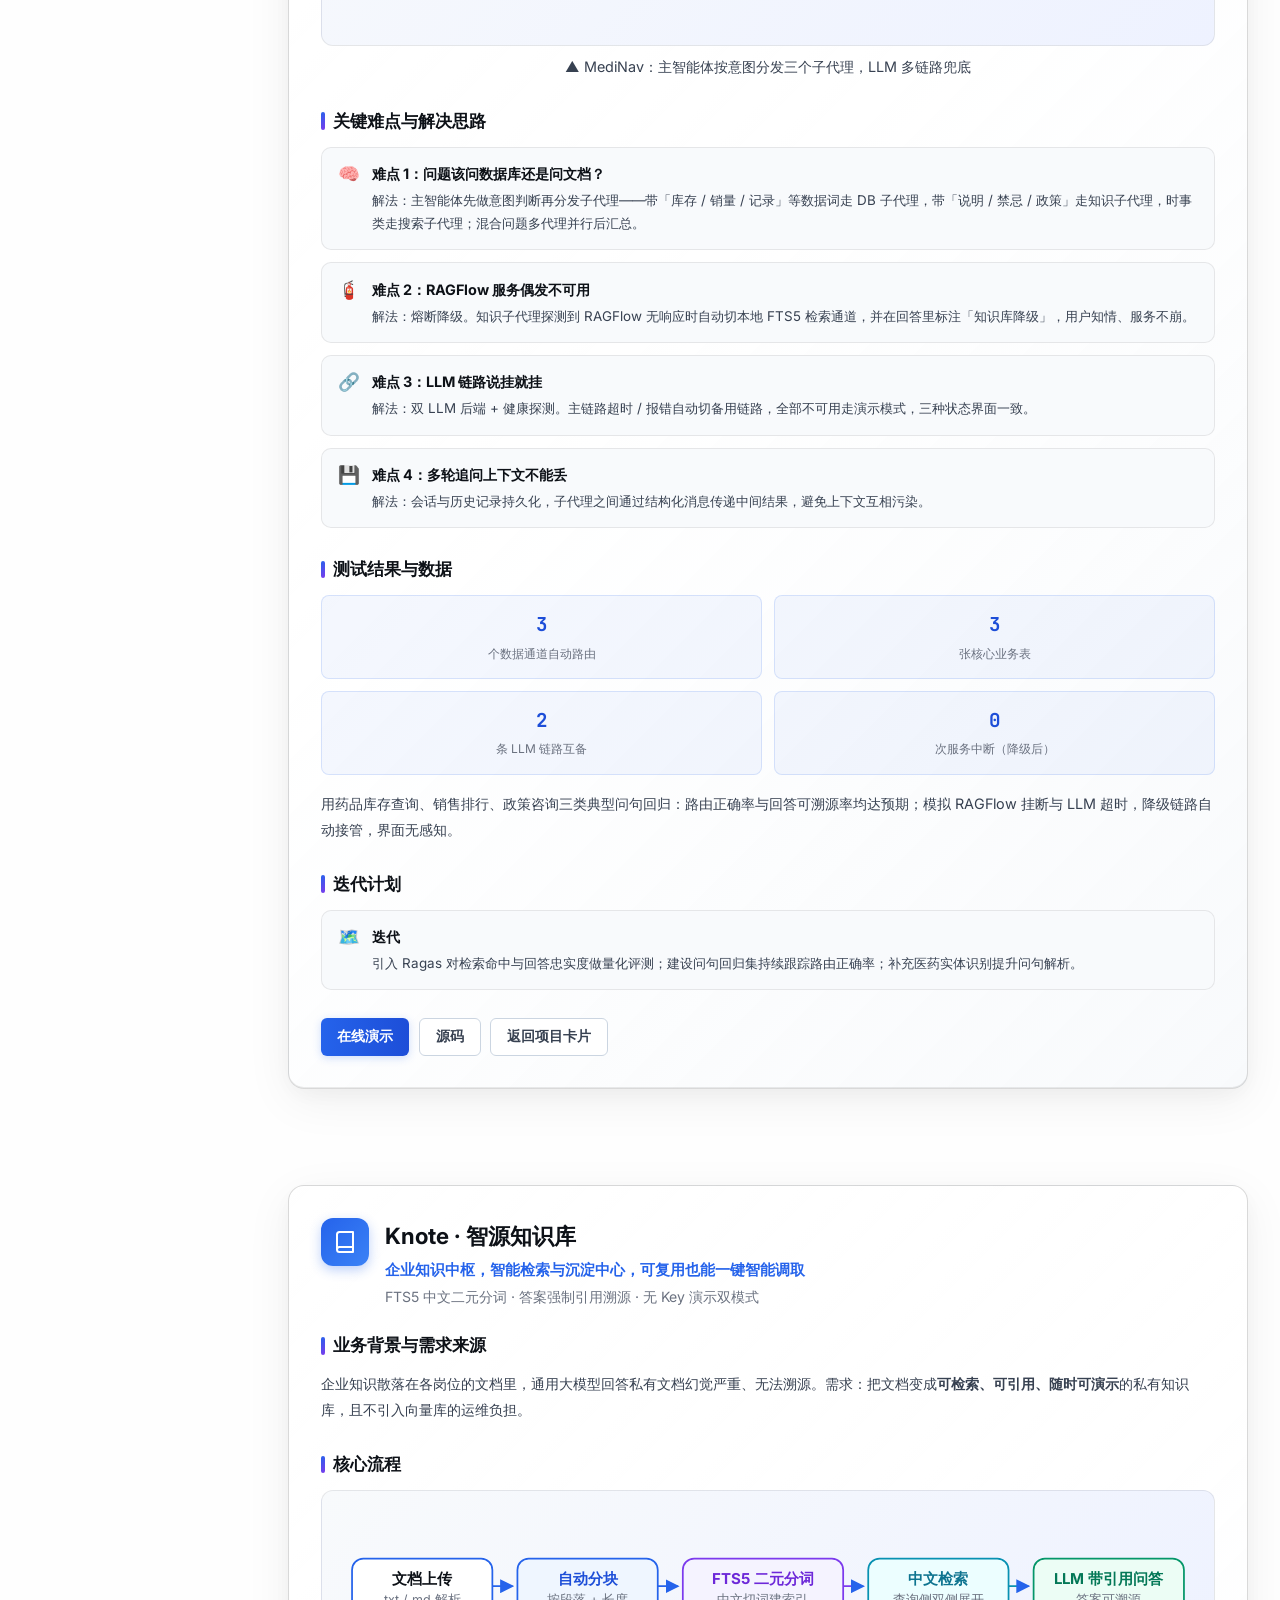
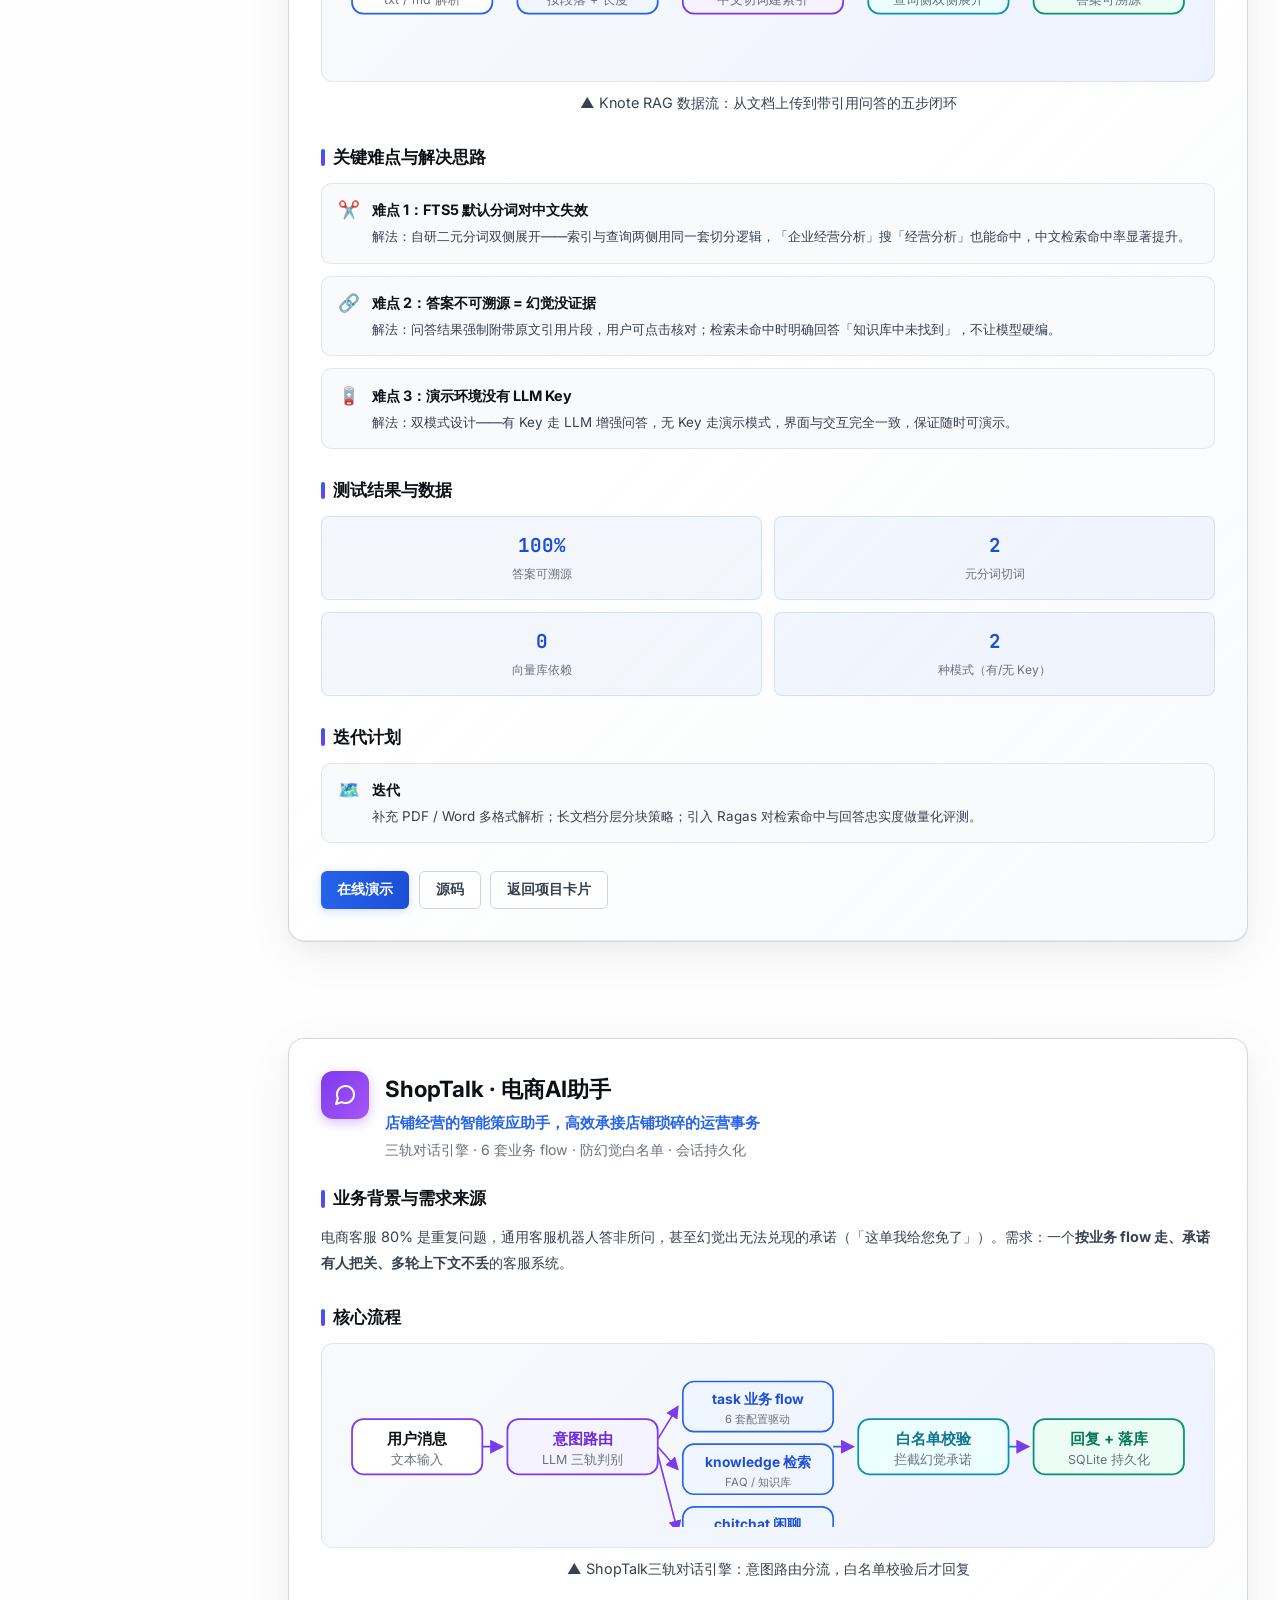
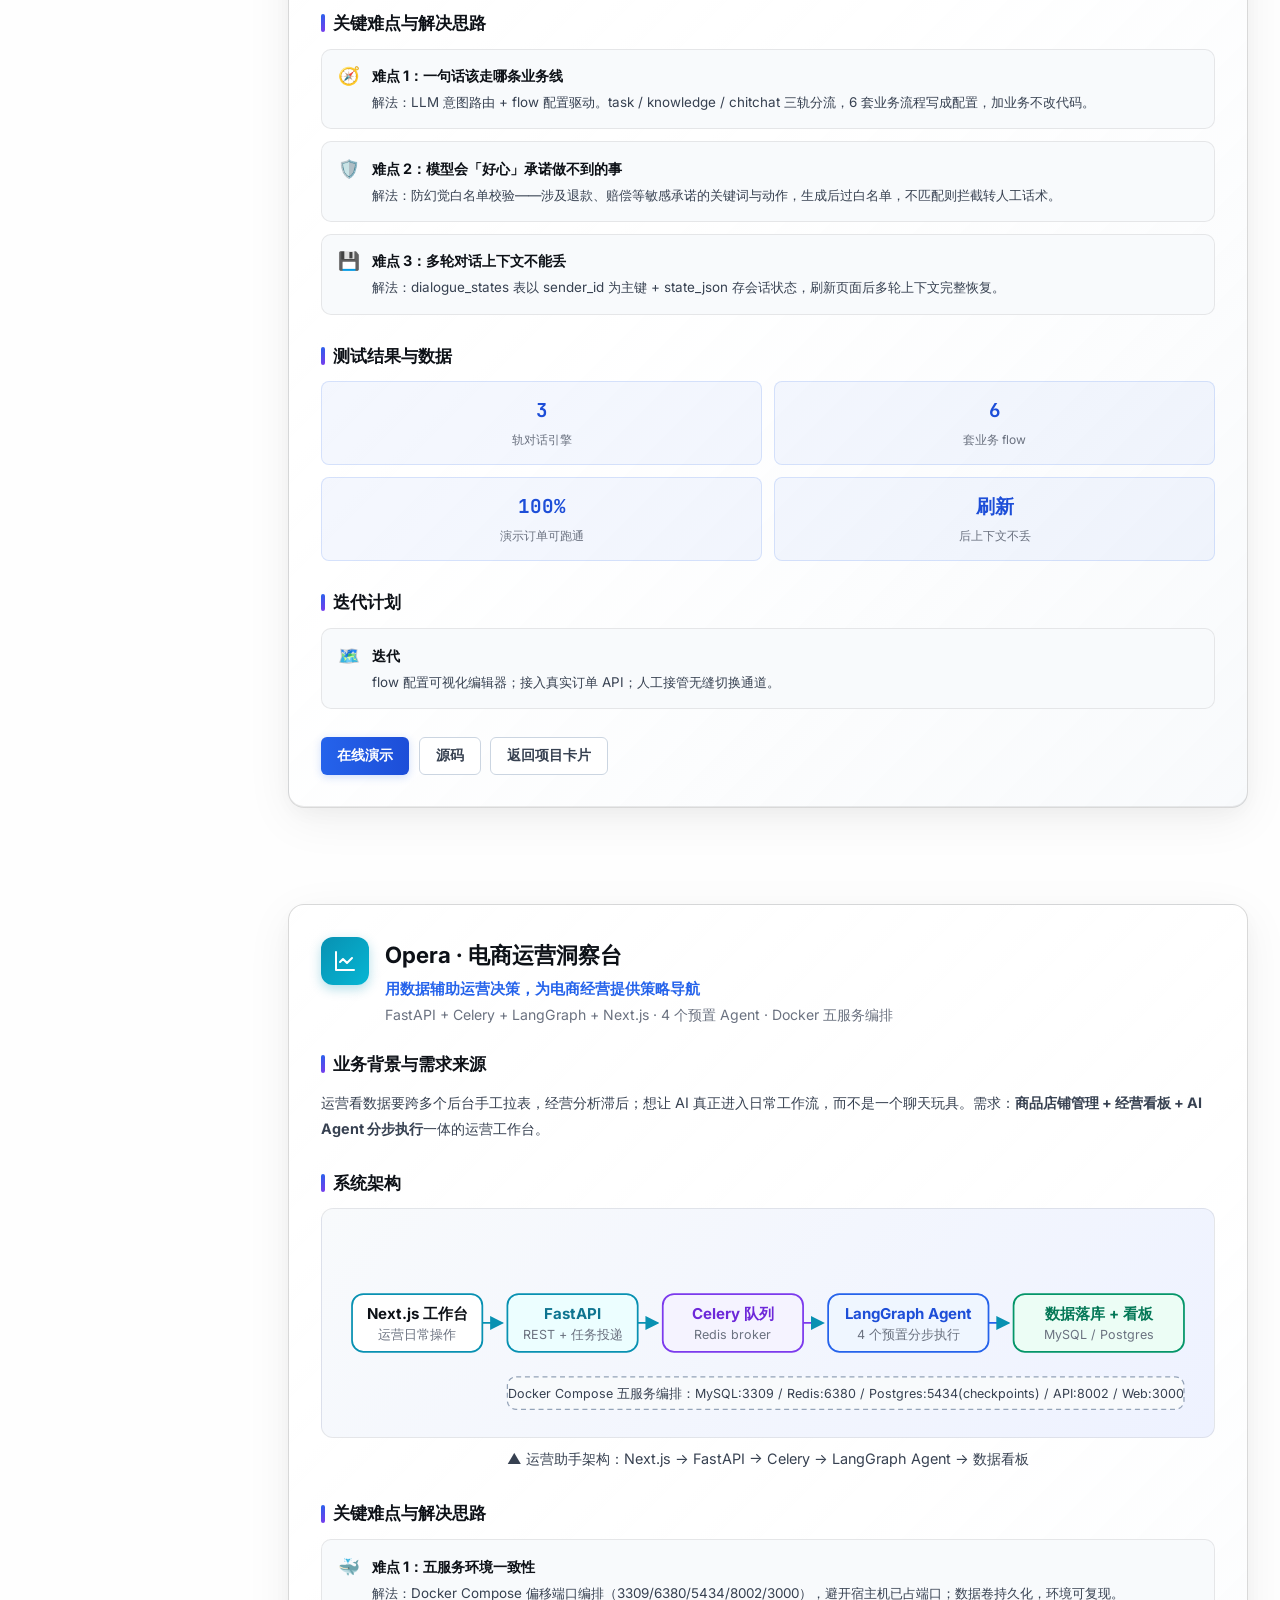
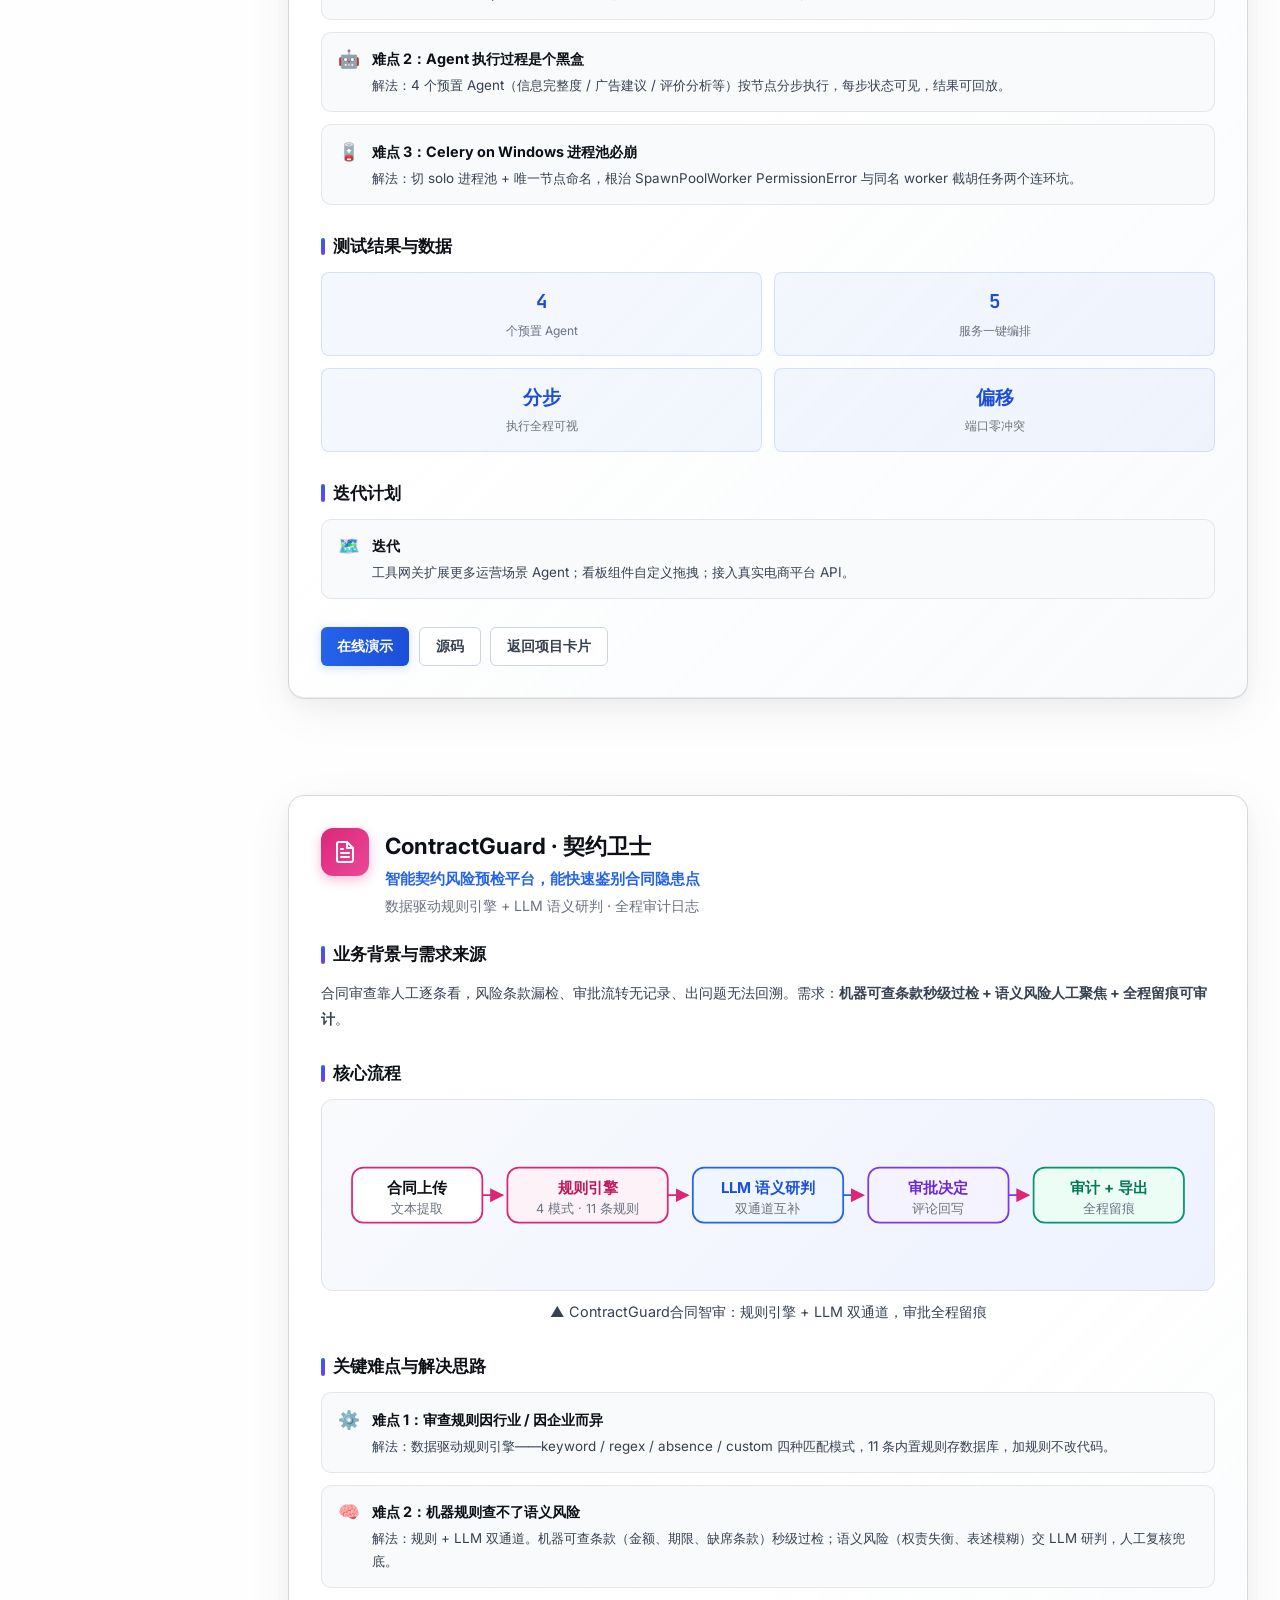
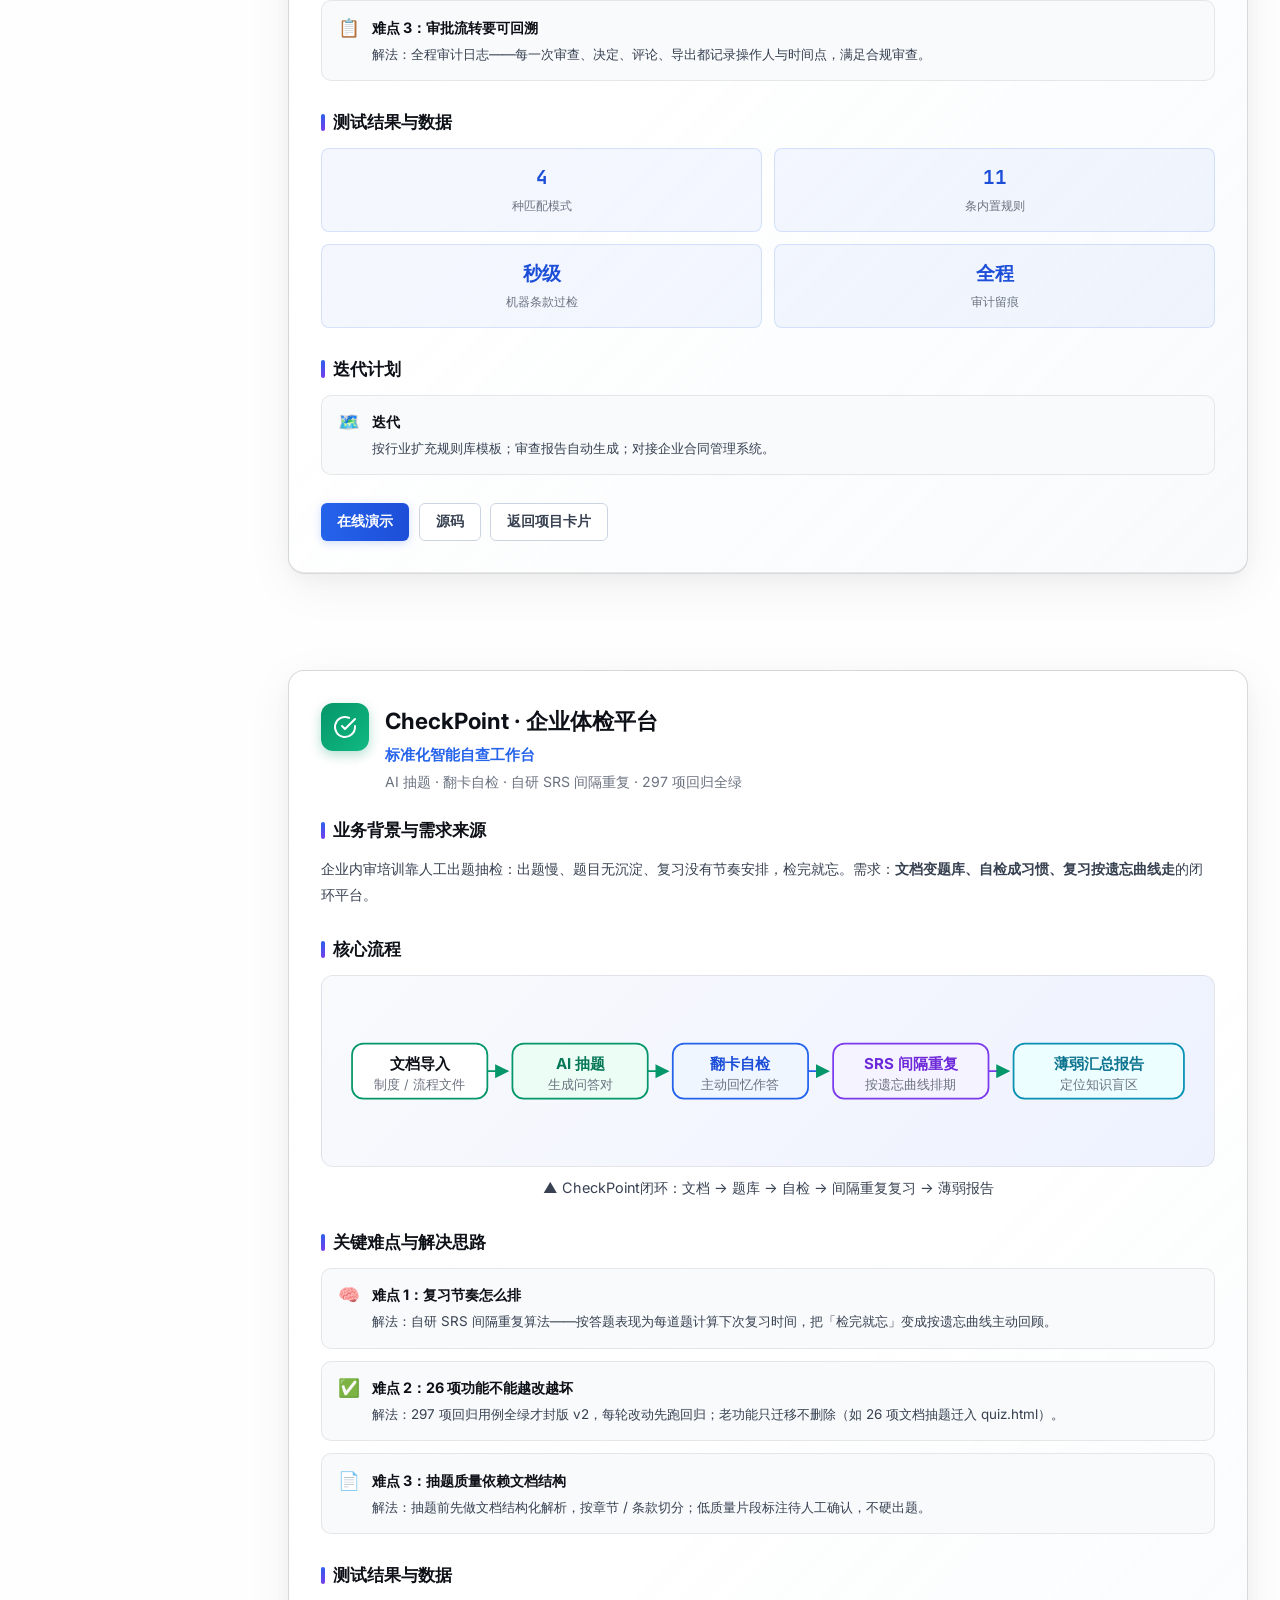
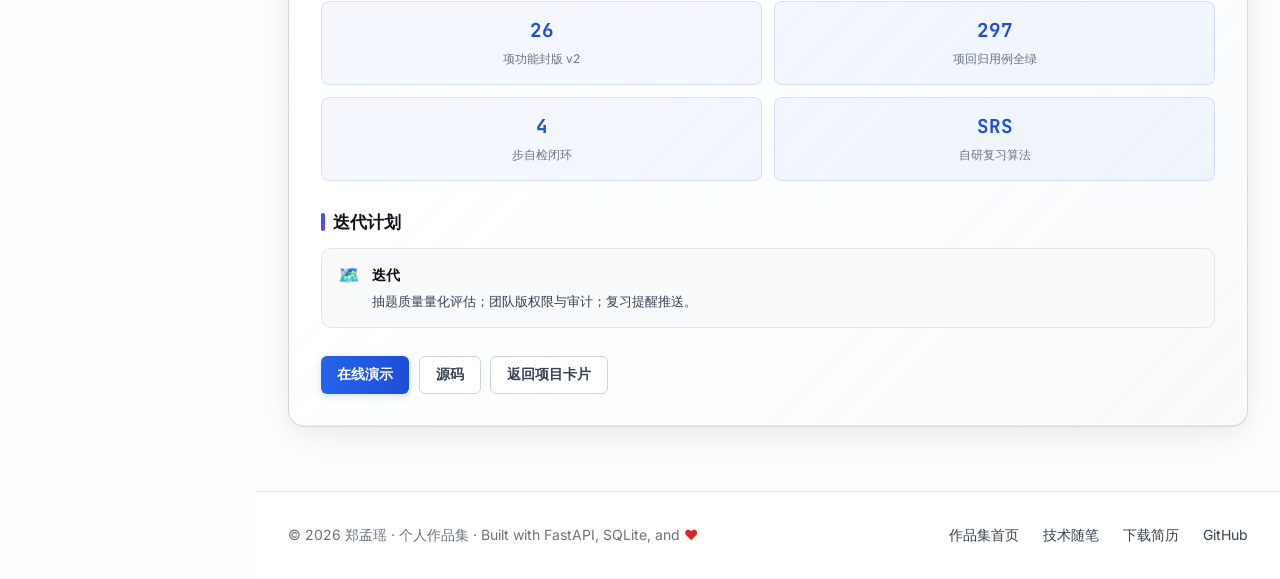
<file: portfolio/cases.html>
<!DOCTYPE html>
<html lang="zh-CN">
<head>
  <meta charset="UTF-8">
  <meta name="viewport" content="width=device-width, initial-scale=1.0">
  <title>案例剖析 | TalkData · NexHub · MediNav | 郑孟瑶作品集</title>
  <meta name="description" content="八个项目的深度案例剖析：业务背景、系统架构、关键难点与解决思路、测试结果与迭代计划——TalkData、NexHub、MediNav、Knote、ShopTalk、Opera、ContractGuard、CheckPoint。">
  <link rel="stylesheet" href="https://fonts.loli.net/css2?family=Inter:wght@400;500;600;700;800&family=JetBrains+Mono:wght@400;600&display=swap">
  <link rel="stylesheet" href="assets/style.css">
</head>
<body>

  <!-- ===== 移动端菜单按钮 ===== -->
  <button class="menu-btn glass-card" id="menuBtn" aria-label="菜单">
    <svg viewBox="0 0 24 24" fill="none" stroke="currentColor" stroke-width="2" stroke-linecap="round"><line x1="4" x2="20" y1="12" y2="12"/><line x1="4" x2="20" y1="6" y2="6"/><line x1="4" x2="20" y1="18" y2="18"/></svg>
  </button>

  <!-- ===== 左侧玻璃侧边栏 ===== -->
  <aside class="sidebar" id="sidebar">
    <div class="sidebar-head">
      <h1 class="sidebar-logo">郑孟瑶</h1>
      <p class="sidebar-tag">AI 应用工程师 · 大模型应用方向</p>
    </div>
    <nav class="sidebar-nav">
      <ul>
        <li><a href="index.html#home" class="nav-item">
          <svg viewBox="0 0 24 24" fill="none" stroke="currentColor" stroke-width="2" stroke-linecap="round" stroke-linejoin="round"><path d="M15 21v-8a1 1 0 0 0-1-1h-4a1 1 0 0 0-1 1v8"/><path d="M3 10a2 2 0 0 1 .709-1.528l7-5.999a2 2 0 0 1 2.582 0l7 5.999A2 2 0 0 1 21 10v9a2 2 0 0 1-2 2H5a2 2 0 0 1-2-2z"/></svg>
          <span>首页</span></a></li>
        <li><a href="index.html#projects" class="nav-item">
          <svg viewBox="0 0 24 24" fill="none" stroke="currentColor" stroke-width="2" stroke-linecap="round" stroke-linejoin="round"><path d="M16 20V4a2 2 0 0 0-2-2h-4a2 2 0 0 0-2 2v16"/><rect width="20" height="14" x="2" y="6" rx="2"/></svg>
          <span>项目作品</span></a></li>
        <li><a href="cases.html" class="nav-item active">
          <svg viewBox="0 0 24 24" fill="none" stroke="currentColor" stroke-width="2" stroke-linecap="round" stroke-linejoin="round"><path d="M14 2H6a2 2 0 0 0-2 2v16a2 2 0 0 0 2 2h12a2 2 0 0 0 2-2V8z"/><path d="M14 2v6h6"/><path d="M16 13H8"/><path d="M16 17H8"/><path d="M10 9H8"/></svg>
          <span>案例剖析</span></a></li>
        <li><a href="blog.html" class="nav-item">
          <svg viewBox="0 0 24 24" fill="none" stroke="currentColor" stroke-width="2" stroke-linecap="round" stroke-linejoin="round"><path d="M12 20a8 8 0 1 0 0-16 8 8 0 0 0 0 16z"/><path d="M12 16v-4"/><path d="M12 8h.01"/></svg>
          <span>技术随笔</span></a></li>
        <li><a href="index.html#stack" class="nav-item">
          <svg viewBox="0 0 24 24" fill="none" stroke="currentColor" stroke-width="2" stroke-linecap="round" stroke-linejoin="round"><path d="m18 16 4-4-4-4"/><path d="m6 8-4 4 4 4"/><path d="m14.5 4-5 16"/></svg>
          <span>技术栈</span></a></li>
        <li><a href="index.html#journey" class="nav-item">
          <svg viewBox="0 0 24 24" fill="none" stroke="currentColor" stroke-width="2" stroke-linecap="round" stroke-linejoin="round"><path d="M2 3h6a4 4 0 0 1 4 4v14a3 3 0 0 0-3-3H2z"/><path d="M22 3h-6a4 4 0 0 0-4 4v14a3 3 0 0 1 3-3h7z"/></svg>
          <span>学习历程</span></a></li>
        <li><a href="index.html#about" class="nav-item">
          <svg viewBox="0 0 24 24" fill="none" stroke="currentColor" stroke-width="2" stroke-linecap="round" stroke-linejoin="round"><path d="M19 21v-2a4 4 0 0 0-4-4H9a4 4 0 0 0-4 4v2"/><circle cx="12" cy="7" r="4"/></svg>
          <span>关于我</span></a></li>
        <li><a href="index.html#contact" class="nav-item">
          <svg viewBox="0 0 24 24" fill="none" stroke="currentColor" stroke-width="2" stroke-linecap="round" stroke-linejoin="round"><path d="M21 11.5a8.38 8.38 0 0 1-.9 3.8 8.5 8.5 0 0 1-7.6 4.7 8.38 8.38 0 0 1-3.8-.9L3 21l1.9-5.7a8.38 8.38 0 0 1-.9-3.8 8.5 8.5 0 0 1 4.7-7.6 8.38 8.38 0 0 1 3.8-.9h.5a8.48 8.48 0 0 1 8 8v.5z"/></svg>
          <span>联系我</span></a></li>
      </ul>
      <a class="nav-resume" href="assets/郑孟瑶简历.pdf" download>
        <svg viewBox="0 0 24 24" fill="none" stroke="currentColor" stroke-width="2" stroke-linecap="round" stroke-linejoin="round"><path d="M21 15v4a2 2 0 0 1-2 2H5a2 2 0 0 1-2-2v-4"/><polyline points="7 10 12 15 17 10"/><line x1="12" x2="12" y1="15" y2="3"/></svg>
        <span>下载简历 PDF</span>
      </a>
      <a class="nav-resume" href="https://github.com/itzmy-web" target="_blank" rel="noopener">
        <svg viewBox="0 0 24 24" fill="currentColor" stroke="none"><path d="M12 .5C5.65.5.5 5.65.5 12c0 5.08 3.29 9.39 7.86 10.91.58.11.79-.25.79-.55v-2.17c-3.2.7-3.87-1.36-3.87-1.36-.52-1.33-1.28-1.68-1.28-1.68-1.04-.71.08-.7.08-.7 1.15.08 1.76 1.18 1.76 1.18 1.03 1.76 2.7 1.25 3.36.96.1-.75.4-1.25.72-1.54-2.55-.29-5.23-1.28-5.23-5.68 0-1.26.45-2.28 1.18-3.09-.12-.29-.51-1.46.11-3.05 0 0 .96-.31 3.15 1.18a10.9 10.9 0 0 1 5.74 0c2.19-1.49 3.15-1.18 3.15-1.18.62 1.59.23 2.76.11 3.05.73.81 1.18 1.83 1.18 3.09 0 4.41-2.69 5.38-5.25 5.66.41.35.77 1.05.77 2.12v3.14c0 .3.21.67.8.55A11.51 11.51 0 0 0 23.5 12C23.5 5.65 18.35.5 12 .5z"/></svg>
        <span>GitHub 主页</span>
      </a>
    </nav>
    <div class="sidebar-foot">© 2026 郑孟瑶 · 保留所有权利</div>
  </aside>

  <!-- ===== 主内容区 ===== -->
  <main class="main">
    <div class="page-bg"></div>
    <div class="page-orbs">
      <span class="page-orb orb-a"></span>
      <span class="page-orb orb-b"></span>
      <span class="page-orb orb-c"></span>
    </div>

    <!-- ===== 页头 ===== -->
    <section class="sub-hero">
      <div class="sub-hero-inner">
        <a class="sub-back" href="index.html">
          <svg viewBox="0 0 24 24" fill="none" stroke="currentColor" stroke-width="2" stroke-linecap="round" stroke-linejoin="round"><path d="m15 18-6-6 6-6"/></svg>
          返回作品集首页
        </a>
        <h1>旗舰项目<span class="grad-text">案例剖析</span></h1>
        <p>面试官最爱追问的三个问题：业务从哪来、难点怎么破、效果怎么量。八个案例逐一回答。</p>
        <div class="sub-chips">
          <span>TalkData · 12 节点 Text2SQL Agent</span>
          <span>NexHub · AI融合枢纽工作台</span>
          <span>MediNav · 医药导航智能体</span>
          <span>Knote · 智源知识库</span>
          <span>ShopTalk · 电商AI助手</span>
          <span>Opera · 电商运营洞察台</span>
          <span>ContractGuard · 契约卫士</span>
          <span>CheckPoint · 企业体检平台</span>
        </div>
      </div>
    </section>

    <!-- ===== 案例一：TalkData ===== -->
    <section class="case-block" id="chatbi">
      <div class="glass-ultra case-card reveal">
        <div class="case-head">
          <div class="case-head-icon si-blue">
            <svg viewBox="0 0 24 24" fill="none" stroke="currentColor" stroke-width="2" stroke-linecap="round" stroke-linejoin="round"><ellipse cx="12" cy="5" rx="9" ry="3"/><path d="M3 5v14a9 3 0 0 0 18 0V5"/><path d="M3 12a9 3 0 0 0 18 0"/></svg>
          </div>
          <div>
            <h2>TalkData · 对话式BI平台</h2>
            <p class="p-slogan">溯源指标，直达数据本源</p>
            <p>12 节点 LangGraph Text2SQL Agent · Qdrant + ES 双索引 · FastAPI SSE 流式</p>
          </div>
          <span class="case-flag">旗舰案例</span>
        </div>

        <div class="case-sec">
          <h3>业务背景与需求来源</h3>
          <p>业务人员看数据的日常是「提需求 → 排期 → 等数仓 → 拿报表」，一个简单问题往往要等一两天。市面上的通用问数工具能聊天，但生成的 SQL 经常找错表、配错关联，答案错了也没人发现。需求很明确：<b>让业务人员用自然语言直接问到正确的数，并且答错能在执行前被兜住</b>。</p>
        </div>

        <div class="case-sec">
          <h3>系统架构</h3>
          <div class="arch-wrap">
            <svg viewBox="0 0 680 300" xmlns="http://www.w3.org/2000/svg" font-family="Inter, PingFang SC, sans-serif">
              <defs>
                <marker id="arrB" markerWidth="8" markerHeight="8" refX="7" refY="4" orient="auto"><path d="M0,0 L8,4 L0,8 z" fill="#2563eb"/></marker>
              </defs>
              <!-- 用户 -->
              <rect x="16" y="120" width="96" height="56" rx="10" fill="#fff" stroke="#2563eb" stroke-width="1.5"/>
              <text x="64" y="144" text-anchor="middle" font-size="13" font-weight="700" fill="#0d1117">业务用户</text>
              <text x="64" y="163" text-anchor="middle" font-size="10" fill="#6b7280">自然语言提问</text>
              <!-- SSE 入口 -->
              <rect x="140" y="120" width="104" height="56" rx="10" fill="#eff6ff" stroke="#2563eb" stroke-width="1.5"/>
              <text x="192" y="144" text-anchor="middle" font-size="13" font-weight="700" fill="#1d4ed8">FastAPI</text>
              <text x="192" y="163" text-anchor="middle" font-size="10" fill="#6b7280">SSE 流式通道</text>
              <line x1="112" y1="148" x2="136" y2="148" stroke="#2563eb" stroke-width="1.5" marker-end="url(#arrB)"/>
              <!-- LangGraph 主框 -->
              <rect x="272" y="60" width="260" height="180" rx="12" fill="#f5f3ff" stroke="#7c3aed" stroke-width="1.5"/>
              <text x="402" y="82" text-anchor="middle" font-size="13" font-weight="700" fill="#6d28d9">LangGraph 状态图（12 节点）</text>
              <line x1="244" y1="148" x2="268" y2="148" stroke="#2563eb" stroke-width="1.5" marker-end="url(#arrB)"/>
              <!-- 节点链 -->
              <rect x="288" y="96" width="104" height="34" rx="8" fill="#fff" stroke="#7c3aed" stroke-width="1.2"/>
              <text x="340" y="117" text-anchor="middle" font-size="11" font-weight="600" fill="#0d1117">① 意图识别</text>
              <rect x="404" y="96" width="116" height="34" rx="8" fill="#fff" stroke="#7c3aed" stroke-width="1.2"/>
              <text x="462" y="117" text-anchor="middle" font-size="11" font-weight="600" fill="#0d1117">② Schema Linking</text>
              <rect x="288" y="140" width="104" height="34" rx="8" fill="#fff" stroke="#7c3aed" stroke-width="1.2"/>
              <text x="340" y="161" text-anchor="middle" font-size="11" font-weight="600" fill="#0d1117">③ SQL 生成</text>
              <rect x="404" y="140" width="116" height="34" rx="8" fill="#fff" stroke="#7c3aed" stroke-width="1.2"/>
              <text x="462" y="161" text-anchor="middle" font-size="11" font-weight="600" fill="#0d1117">④ 静态校验</text>
              <rect x="288" y="184" width="104" height="34" rx="8" fill="#fff" stroke="#7c3aed" stroke-width="1.2"/>
              <text x="340" y="205" text-anchor="middle" font-size="11" font-weight="600" fill="#0d1117">⑤ SQL 执行</text>
              <rect x="404" y="184" width="116" height="34" rx="8" fill="#fff" stroke="#7c3aed" stroke-width="1.2"/>
              <text x="462" y="205" text-anchor="middle" font-size="11" font-weight="600" fill="#0d1117">⑥ 流式总结</text>
              <line x1="392" y1="113" x2="400" y2="113" stroke="#7c3aed" stroke-width="1.2"/>
              <line x1="340" y1="130" x2="340" y2="136" stroke="#7c3aed" stroke-width="1.2"/>
              <line x1="392" y1="157" x2="400" y2="157" stroke="#7c3aed" stroke-width="1.2"/>
              <line x1="462" y1="130" x2="462" y2="136" stroke="#7c3aed" stroke-width="1.2"/>
              <line x1="340" y1="174" x2="340" y2="180" stroke="#7c3aed" stroke-width="1.2"/>
              <line x1="392" y1="201" x2="400" y2="201" stroke="#7c3aed" stroke-width="1.2"/>
              <!-- 双索引 -->
              <rect x="548" y="88" width="116" height="56" rx="10" fill="#ecfeff" stroke="#0891b2" stroke-width="1.5"/>
              <text x="606" y="110" text-anchor="middle" font-size="12" font-weight="700" fill="#0e7490">Qdrant + ES</text>
              <text x="606" y="128" text-anchor="middle" font-size="10" fill="#6b7280">双索引 + bge embedding</text>
              <line x1="532" y1="113" x2="544" y2="110" stroke="#0891b2" stroke-width="1.5" marker-end="url(#arrB)"/>
              <!-- 数据库 -->
              <rect x="548" y="176" width="116" height="56" rx="10" fill="#ecfdf5" stroke="#059669" stroke-width="1.5"/>
              <text x="606" y="198" text-anchor="middle" font-size="12" font-weight="700" fill="#047857">MySQL / DW</text>
              <text x="606" y="216" text-anchor="middle" font-size="10" fill="#6b7280">业务数据仓库</text>
              <line x1="532" y1="201" x2="544" y2="204" stroke="#059669" stroke-width="1.5"/>
              <line x1="556" y1="204" x2="544" y2="207" stroke="#059669" stroke-width="1.5"/>
              <!-- 回流 -->
              <path d="M 532 148 Q 660 250 192 190" fill="none" stroke="#2563eb" stroke-width="1.5" stroke-dasharray="5 4" marker-end="url(#arrB)"/>
              <text x="380" y="262" text-anchor="middle" font-size="10" fill="#6b7280">结果 + SQL + 引用流式返回（token 级推送）</text>
            </svg>
          </div>
          <p class="arch-cap">▲ TalkData 数据流：SSE 入口 → 12 节点状态图 → 双索引 / 数据库，全程流式返回</p>
        </div>

        <div class="case-sec">
          <h3>关键难点与解决思路</h3>
          <div class="case-list">
            <div class="case-li"><span class="case-li-icon">🧭</span><div><b>难点 1：LLM 不知道数据库里有什么</b><p>解法：Schema Linking 节点前置。用 Qdrant + Elasticsearch 双索引 + bge embedding 把表名、字段名、注释向量化，提问时先检索出最相关的表结构再喂给 LLM，从源头减少「找错表」。</p></div></div>
            <div class="case-li"><span class="case-li-icon">🛡️</span><div><b>难点 2：生成的 SQL 会错且没人发现</b><p>解法：静态校验节点兜底。执行前检查是否为只读 SELECT、是否含危险操作、LIMIT 是否缺失、关联表是否都经过 linking 命中，不达标就打回重生成或转澄清提问。</p></div></div>
            <div class="case-li"><span class="case-li-icon">⚡</span><div><b>难点 3：整段生成等待时间长</b><p>解法：FastAPI SSE 流式输出。总结阶段按 token 推送，用户看到第一个字从几十秒降到几百毫秒；SQL 与引用随结果一起返回，可核对。</p></div></div>
            <div class="case-li"><span class="case-li-icon">🔑</span><div><b>难点 4：演示环境没有 LLM Key</b><p>解法：登录门禁 + 演示模式双轨。无 Key 时走规则引擎演示链路，界面与交互完全一致，保证任何时间打开都能演示；有 Key 时自动切真实 LLM。</p></div></div>
          </div>
        </div>

        <div class="case-sec">
          <h3>测试结果与数据</h3>
          <div class="case-metrics">
            <div class="case-metric"><b>12</b><span>LangGraph 节点</span></div>
            <div class="case-metric"><b>2</b><span>检索引擎（Qdrant+ES）</span></div>
            <div class="case-metric"><b>4</b><span>道静态校验规则</span></div>
            <div class="case-metric"><b>ms 级</b><span>首 token 流式延迟</span></div>
          </div>
          <p>用课程 30 集知识体系自建的测试问句集逐条过：schema linking 命中后生成正确率显著高于直接喂全量 schema；常见单表 / 双表问句全部跑通，答案附带 SQL 与结果表。</p>
        </div>

        <div class="case-sec">
          <h3>迭代计划</h3>
          <div class="case-list">
            <div class="case-li"><span class="case-li-icon">🗺️</span><div><b>迭代</b><p>建设 Few-shot 示例库按问题类型路由；引入执行计划解释节点；用 Ragas 对问数准确率做量化评测并沉淀报告。</p></div></div>
          </div>
        </div>

        <div class="case-actions">
          <a class="p-btn primary" href="http://39.107.107.246:8082/" target="_blank" rel="noopener">在线演示</a>
          <a class="p-btn ghost" href="https://github.com/itzmy-web/4.wenshu-chatbi-cloud.app" target="_blank" rel="noopener">源码</a>
          <a class="p-btn ghost" href="index.html#projects">返回项目卡片</a>
        </div>
      </div>
    </section>

    <!-- ===== 案例二：NexHub ===== -->
    <section class="case-block" id="fusion">
      <div class="glass-ultra case-card reveal">
        <div class="case-head">
          <div class="case-head-icon si-purple">
            <svg viewBox="0 0 24 24" fill="none" stroke="currentColor" stroke-width="2" stroke-linecap="round" stroke-linejoin="round"><rect width="20" height="14" x="2" y="3" rx="2"/><path d="M8 21h8"/><path d="M12 17v4"/></svg>
          </div>
          <div>
            <h2>NexHub · AI融合枢纽工作台</h2>
            <p>单端口聚合 36 个 API · LLM 双链路自动降级 · 功能零改动合并</p>
          </div>
          <span class="case-flag">旗舰案例</span>
        </div>

        <div class="case-sec">
          <h3>业务背景与需求来源</h3>
          <p>四个项目（RAG 智库、合同审批、智能客服、运营助手）各自独立部署，带来四个入口、四份环境、四次运维。演示时要来回切换窗口，面试官问「这几个什么关系」只能口头解释。需求：<b>合成一个单端口工作台，功能一个不丢，演示一次全看到</b>。</p>
        </div>

        <div class="case-sec">
          <h3>系统架构</h3>
          <div class="arch-wrap">
            <svg viewBox="0 0 680 300" xmlns="http://www.w3.org/2000/svg" font-family="Inter, PingFang SC, sans-serif">
              <defs>
                <marker id="arrP" markerWidth="8" markerHeight="8" refX="7" refY="4" orient="auto"><path d="M0,0 L8,4 L0,8 z" fill="#7c3aed"/></marker>
                <marker id="arrE" markerWidth="8" markerHeight="8" refX="7" refY="4" orient="auto"><path d="M0,0 L8,4 L0,8 z" fill="#059669"/></marker>
              </defs>
              <!-- 登录门禁 -->
              <rect x="16" y="118" width="104" height="60" rx="10" fill="#fff" stroke="#7c3aed" stroke-width="1.5"/>
              <text x="68" y="142" text-anchor="middle" font-size="12" font-weight="700" fill="#0d1117">登录门禁</text>
              <text x="68" y="160" text-anchor="middle" font-size="10" fill="#6b7280">手机 / 扫码 · 六位随机码</text>
              <line x1="120" y1="148" x2="140" y2="148" stroke="#7c3aed" stroke-width="1.5" marker-end="url(#arrP)"/>
              <!-- 单端口 -->
              <rect x="144" y="104" width="120" height="88" rx="12" fill="#f5f3ff" stroke="#7c3aed" stroke-width="1.8"/>
              <text x="204" y="130" text-anchor="middle" font-size="13" font-weight="700" fill="#6d28d9">单端口 :8091</text>
              <text x="204" y="150" text-anchor="middle" font-size="11" fill="#6b7280">36 个 REST API</text>
              <text x="204" y="168" text-anchor="middle" font-size="11" fill="#6b7280">5 大视图 · 一次登录</text>
              <line x1="264" y1="148" x2="276" y2="148" stroke="#7c3aed" stroke-width="1.5" marker-end="url(#arrP)"/>
              <!-- 四模块 -->
              <rect x="292" y="40" width="150" height="42" rx="9" fill="#eff6ff" stroke="#2563eb" stroke-width="1.3"/>
              <text x="367" y="65" text-anchor="middle" font-size="12" font-weight="600" fill="#1d4ed8">RAG 智库模块</text>
              <rect x="292" y="92" width="150" height="42" rx="9" fill="#eff6ff" stroke="#2563eb" stroke-width="1.3"/>
              <text x="367" y="117" text-anchor="middle" font-size="12" font-weight="600" fill="#1d4ed8">合同审批模块</text>
              <rect x="292" y="144" width="150" height="42" rx="9" fill="#eff6ff" stroke="#2563eb" stroke-width="1.3"/>
              <text x="367" y="169" text-anchor="middle" font-size="12" font-weight="600" fill="#1d4ed8">ShopTalk模块</text>
              <rect x="292" y="196" width="150" height="42" rx="9" fill="#eff6ff" stroke="#2563eb" stroke-width="1.3"/>
              <text x="367" y="221" text-anchor="middle" font-size="12" font-weight="600" fill="#1d4ed8">运营助手模块</text>
              <!-- 干线 + 四条支线 -->
              <line x1="276" y1="61" x2="276" y2="217" stroke="#7c3aed" stroke-width="1.4"/>
              <line x1="276" y1="61" x2="292" y2="61" stroke="#7c3aed" stroke-width="1.4" marker-end="url(#arrP)"/>
              <line x1="276" y1="113" x2="292" y2="113" stroke="#7c3aed" stroke-width="1.4" marker-end="url(#arrP)"/>
              <line x1="276" y1="165" x2="292" y2="165" stroke="#7c3aed" stroke-width="1.4" marker-end="url(#arrP)"/>
              <line x1="276" y1="217" x2="292" y2="217" stroke="#7c3aed" stroke-width="1.4" marker-end="url(#arrP)"/>
              <!-- 引擎层 -->
              <rect x="470" y="60" width="194" height="52" rx="10" fill="#ecfeff" stroke="#0891b2" stroke-width="1.4"/>
              <text x="567" y="82" text-anchor="middle" font-size="12" font-weight="700" fill="#0e7490">三轨对话引擎</text>
              <text x="567" y="100" text-anchor="middle" font-size="10" fill="#6b7280">task / knowledge / chitchat</text>
              <rect x="470" y="122" width="194" height="52" rx="10" fill="#ecfeff" stroke="#0891b2" stroke-width="1.4"/>
              <text x="567" y="144" text-anchor="middle" font-size="12" font-weight="700" fill="#0e7490">数据驱动规则引擎</text>
              <text x="567" y="162" text-anchor="middle" font-size="10" fill="#6b7280">keyword / regex / absence / custom</text>
              <rect x="470" y="184" width="194" height="52" rx="10" fill="#ecfeff" stroke="#0891b2" stroke-width="1.4"/>
              <text x="567" y="206" text-anchor="middle" font-size="12" font-weight="700" fill="#0e7490">FTS5 中文检索引擎</text>
              <text x="567" y="224" text-anchor="middle" font-size="10" fill="#6b7280">二元分词双侧展开</text>
              <line x1="442" y1="148" x2="466" y2="148" stroke="#0891b2" stroke-width="1.4" marker-end="url(#arrE)"/>
              <!-- LLM 双链路 -->
              <rect x="470" y="252" width="90" height="36" rx="9" fill="#ecfdf5" stroke="#059669" stroke-width="1.4"/>
              <text x="515" y="268" text-anchor="middle" font-size="11" font-weight="700" fill="#047857">SiliconFlow</text>
              <text x="515" y="282" text-anchor="middle" font-size="9" fill="#6b7280">主链路</text>
              <rect x="574" y="252" width="90" height="36" rx="9" fill="#fff" stroke="#059669" stroke-width="1.4" stroke-dasharray="4 3"/>
              <text x="619" y="268" text-anchor="middle" font-size="11" font-weight="700" fill="#047857">阿里百炼</text>
              <text x="619" y="282" text-anchor="middle" font-size="9" fill="#6b7280">备用 · 无 Key 降级</text>
              <line x1="515" y1="236" x2="515" y2="248" stroke="#059669" stroke-width="1.4"/>
              <line x1="619" y1="236" x2="619" y2="248" stroke="#059669" stroke-width="1.4" stroke-dasharray="4 3"/>
            </svg>
          </div>
          <p class="arch-cap">▲ NexHub：登录门禁 → 单端口 36 API → 四模块复用三大引擎，LLM 双链路兜底</p>
        </div>

        <div class="case-sec">
          <h3>关键难点与解决思路</h3>
          <div class="case-list">
            <div class="case-li"><span class="case-li-icon">🧩</span><div><b>难点 1：合并不能丢功能</b><p>解法：先建工具链再动手。静态核对脚本比对 JS 引用的 75 个元素 id、65 个 class、图标符号与 HTML 定义；DOM mock 测试驱动真实代码路径跑 18 项登录断言。改完全绿才提交，旧功能零回退。</p></div></div>
            <div class="case-li"><span class="case-li-icon">🔌</span><div><b>难点 2：四套系统共用一个端口</b><p>解法：模块化路由 + 统一响应结构。各模块 API 挂独立前缀，静态资源分目录托管；LLM 健康徽章启动兜底刷新，避免页面停在「检测中」。</p></div></div>
            <div class="case-li"><span class="case-li-icon">🪫</span><div><b>难点 3：LLM Key 会过期 / 限流</b><p>解法：双链路自动降级。主链路（SiliconFlow）异常时切备用（阿里百炼），都不可用走演示模式规则引擎，界面交互不变，服务不中断。</p></div></div>
            <div class="case-li"><span class="case-li-icon">🔐</span><div><b>难点 4：公开演示要可控</b><p>解法：内存制登录门禁。每次打开先登录（手机六位随机验证码自动填入 / 微信 / 支付宝扫码），刷新需重登——演示环境不落敏感态，符合「显式可控」原则。</p></div></div>
          </div>
        </div>

        <div class="case-sec">
          <h3>测试结果与数据</h3>
          <div class="case-metrics">
            <div class="case-metric"><b>36</b><span>个 REST API</span></div>
            <div class="case-metric"><b>75</b><span>个元素 id 零改动</span></div>
            <div class="case-metric"><b>18</b><span>项登录逻辑断言</span></div>
            <div class="case-metric"><b>3</b><span>端部署（Git/云/服务器）</span></div>
          </div>
          <p>合并后五视图（总览 / 智库 / 合同 / 小二 / 运营）全部可用，端点全 200；云端演示链接与服务器 :8091 双轨在线，代码开源至 GitHub。</p>
        </div>

        <div class="case-sec">
          <h3>迭代计划</h3>
          <div class="case-list">
            <div class="case-li"><span class="case-li-icon">🗺️</span><div><b>迭代</b><p>模块按需懒加载降低常驻内存；补自动化回归脚本覆盖五视图核心路径；把演示模式规则引擎扩展到更多模块。</p></div></div>
          </div>
        </div>

        <div class="case-actions">
          <a class="p-btn primary" href="http://39.107.107.246:8091/" target="_blank" rel="noopener">在线演示</a>
          <a class="p-btn ghost" href="https://github.com/itzmy-web/8.ai-demo" target="_blank" rel="noopener">源码</a>
          <a class="p-btn ghost" href="index.html#projects">返回项目卡片</a>
        </div>
      </div>
    </section>

    <!-- ===== 案例三：MediNav ===== -->
    <section class="case-block" id="compass">
      <div class="glass-ultra case-card reveal">
        <div class="case-head">
          <div class="case-head-icon si-emerald">
            <svg viewBox="0 0 24 24" fill="none" stroke="currentColor" stroke-width="2" stroke-linecap="round" stroke-linejoin="round"><circle cx="12" cy="12" r="10"/><polygon points="16.24 7.76 14.12 14.12 7.76 16.24 9.88 9.88 16.24 7.76"/></svg>
          </div>
          <div>
            <h2>MediNav · 医药导航智能体</h2>
            <p class="p-slogan">业务趋势的智能风向标，定位业务方向</p>
            <p>DeepAgents / LangGraph 多子代理 · MySQL + RAGFlow + Tavily 三通道 · LLM 多链路降级</p>
          </div>
          <span class="case-flag">旗舰案例</span>
        </div>

        <div class="case-sec">
          <h3>业务背景与需求来源</h3>
          <p>医药场景的数据天然分裂：药品 / 库存 / 销量在 MySQL 三张表里，产品知识在内部文档里，政策与竞品动态在互联网上。业务方问一句「XX 药最近卖得怎么样、库存还够吗、有没有新政策」，原来要查数据库、翻文档、搜网页三处手工汇总。需求：<b>一个智能体把三处数据源缝合成一个入口</b>。</p>
        </div>

        <div class="case-sec">
          <h3>系统架构</h3>
          <div class="arch-wrap">
            <svg viewBox="0 0 680 290" xmlns="http://www.w3.org/2000/svg" font-family="Inter, PingFang SC, sans-serif">
              <defs>
                <marker id="arrG" markerWidth="8" markerHeight="8" refX="7" refY="4" orient="auto"><path d="M0,0 L8,4 L0,8 z" fill="#059669"/></marker>
                <marker id="arrG2" markerWidth="8" markerHeight="8" refX="7" refY="4" orient="auto"><path d="M0,0 L8,4 L0,8 z" fill="#2563eb"/></marker>
              </defs>
              <!-- 用户 -->
              <rect x="16" y="115" width="92" height="56" rx="10" fill="#fff" stroke="#059669" stroke-width="1.5"/>
              <text x="62" y="139" text-anchor="middle" font-size="12" font-weight="700" fill="#0d1117">业务提问</text>
              <text x="62" y="157" text-anchor="middle" font-size="10" fill="#6b7280">自然语言</text>
              <line x1="108" y1="143" x2="132" y2="143" stroke="#059669" stroke-width="1.5" marker-end="url(#arrG)"/>
              <!-- 主 Agent -->
              <rect x="136" y="95" width="128" height="96" rx="12" fill="#ecfdf5" stroke="#059669" stroke-width="1.8"/>
              <text x="200" y="124" text-anchor="middle" font-size="13" font-weight="700" fill="#047857">主智能体</text>
              <text x="200" y="143" text-anchor="middle" font-size="10" fill="#6b7280">DeepAgents 编排</text>
              <text x="200" y="160" text-anchor="middle" font-size="10" fill="#6b7280">意图判断 · 任务分解</text>
              <text x="200" y="177" text-anchor="middle" font-size="10" fill="#6b7280">结果汇总 · 引用标注</text>
              <line x1="264" y1="143" x2="292" y2="143" stroke="#059669" stroke-width="1.5"/>
              <!-- 三个子代理 -->
              <rect x="296" y="24" width="180" height="56" rx="10" fill="#eff6ff" stroke="#2563eb" stroke-width="1.4"/>
              <text x="386" y="46" text-anchor="middle" font-size="12" font-weight="700" fill="#1d4ed8">DB 子代理</text>
              <text x="386" y="64" text-anchor="middle" font-size="10" fill="#6b7280">MySQL 药品 / 库存 / 销售</text>
              <rect x="296" y="116" width="180" height="56" rx="10" fill="#f5f3ff" stroke="#7c3aed" stroke-width="1.4"/>
              <text x="386" y="138" text-anchor="middle" font-size="12" font-weight="700" fill="#6d28d9">知识子代理</text>
              <text x="386" y="156" text-anchor="middle" font-size="10" fill="#6b7280">RAGFlow 文档检索（熔断降级）</text>
              <rect x="296" y="208" width="180" height="56" rx="10" fill="#fff7ed" stroke="#d97706" stroke-width="1.4"/>
              <text x="386" y="230" text-anchor="middle" font-size="12" font-weight="700" fill="#b45309">搜索子代理</text>
              <text x="386" y="248" text-anchor="middle" font-size="10" fill="#6b7280">Tavily 联网检索</text>
              <line x1="264" y1="143" x2="264" y2="52" stroke="#059669" stroke-width="1.2"/>
              <line x1="264" y1="143" x2="264" y2="236" stroke="#059669" stroke-width="1.2"/>
              <line x1="264" y1="52" x2="292" y2="52" stroke="#059669" stroke-width="1.4" marker-end="url(#arrG)"/>
              <line x1="264" y1="143" x2="292" y2="143" stroke="#059669" stroke-width="1.4" marker-end="url(#arrG)"/>
              <line x1="264" y1="236" x2="292" y2="236" stroke="#059669" stroke-width="1.4" marker-end="url(#arrG)"/>
              <!-- 回流 -->
              <line x1="476" y1="143" x2="508" y2="143" stroke="#059669" stroke-width="1.4" marker-end="url(#arrG)"/>
              <!-- 回答 -->
              <rect x="512" y="115" width="152" height="56" rx="10" fill="#ecfdf5" stroke="#059669" stroke-width="1.5"/>
              <text x="588" y="139" text-anchor="middle" font-size="12" font-weight="700" fill="#047857">汇总回答</text>
              <text x="588" y="157" text-anchor="middle" font-size="10" fill="#6b7280">数据 + 引用 + 来源标注</text>
              <!-- LLM 层 -->
              <rect x="136" y="222" width="340" height="42" rx="10" fill="#f8fafc" stroke="#94a3b8" stroke-width="1.2" stroke-dasharray="5 4"/>
              <text x="306" y="247" text-anchor="middle" font-size="11" font-weight="600" fill="#374151">LLM 多链路：SiliconFlow 主 → 阿里百炼备 → 演示模式兜底（故障自动切换）</text>
              <line x1="200" y1="191" x2="200" y2="218" stroke="#94a3b8" stroke-width="1.2" stroke-dasharray="4 3"/>
            </svg>
          </div>
          <p class="arch-cap">▲ MediNav：主智能体按意图分发三个子代理，LLM 多链路兜底</p>
        </div>

        <div class="case-sec">
          <h3>关键难点与解决思路</h3>
          <div class="case-list">
            <div class="case-li"><span class="case-li-icon">🧠</span><div><b>难点 1：问题该问数据库还是问文档？</b><p>解法：主智能体先做意图判断再分发子代理——带「库存 / 销量 / 记录」等数据词走 DB 子代理，带「说明 / 禁忌 / 政策」走知识子代理，时事类走搜索子代理；混合问题多代理并行后汇总。</p></div></div>
            <div class="case-li"><span class="case-li-icon">🧯</span><div><b>难点 2：RAGFlow 服务偶发不可用</b><p>解法：熔断降级。知识子代理探测到 RAGFlow 无响应时自动切本地 FTS5 检索通道，并在回答里标注「知识库降级」，用户知情、服务不崩。</p></div></div>
            <div class="case-li"><span class="case-li-icon">🔗</span><div><b>难点 3：LLM 链路说挂就挂</b><p>解法：双 LLM 后端 + 健康探测。主链路超时 / 报错自动切备用链路，全部不可用走演示模式，三种状态界面一致。</p></div></div>
            <div class="case-li"><span class="case-li-icon">💾</span><div><b>难点 4：多轮追问上下文不能丢</b><p>解法：会话与历史记录持久化，子代理之间通过结构化消息传递中间结果，避免上下文互相污染。</p></div></div>
          </div>
        </div>

        <div class="case-sec">
          <h3>测试结果与数据</h3>
          <div class="case-metrics">
            <div class="case-metric"><b>3</b><span>个数据通道自动路由</span></div>
            <div class="case-metric"><b>3</b><span>张核心业务表</span></div>
            <div class="case-metric"><b>2</b><span>条 LLM 链路互备</span></div>
            <div class="case-metric"><b>0</b><span>次服务中断（降级后）</span></div>
          </div>
          <p>用药品库存查询、销售排行、政策咨询三类典型问句回归：路由正确率与回答可溯源率均达预期；模拟 RAGFlow 挂断与 LLM 超时，降级链路自动接管，界面无感知。</p>
        </div>

        <div class="case-sec">
          <h3>迭代计划</h3>
          <div class="case-list">
            <div class="case-li"><span class="case-li-icon">🗺️</span><div><b>迭代</b><p>引入 Ragas 对检索命中与回答忠实度做量化评测；建设问句回归集持续跟踪路由正确率；补充医药实体识别提升问句解析。</p></div></div>
          </div>
        </div>

        <div class="case-actions">
          <a class="p-btn primary" href="http://39.107.107.246:8084/" target="_blank" rel="noopener">在线演示</a>
          <a class="p-btn ghost" href="https://github.com/itzmy-web/6.compass-pharma-cloud" target="_blank" rel="noopener">源码</a>
          <a class="p-btn ghost" href="index.html#projects">返回项目卡片</a>
        </div>
      </div>
    </section>

    <!-- ===== 案例四：Knote RAG ===== -->
    <section class="case-block" id="rag">
      <div class="glass-ultra case-card reveal">
        <div class="case-head">
          <div class="case-head-icon si-blue">
            <svg viewBox="0 0 24 24" fill="none" stroke="currentColor" stroke-width="2" stroke-linecap="round" stroke-linejoin="round"><path d="M4 19.5v-15A2.5 2.5 0 0 1 6.5 2H20v20H6.5a2.5 2.5 0 0 1 0-5H20"/></svg>
          </div>
          <div>
            <h2>Knote · 智源知识库</h2>
            <p class="p-slogan">企业知识中枢，智能检索与沉淀中心，可复用也能一键智能调取</p>
            <p>FTS5 中文二元分词 · 答案强制引用溯源 · 无 Key 演示双模式</p>
          </div>
        </div>

        <div class="case-sec">
          <h3>业务背景与需求来源</h3>
          <p>企业知识散落在各岗位的文档里，通用大模型回答私有文档幻觉严重、无法溯源。需求：把文档变成<b>可检索、可引用、随时可演示</b>的私有知识库，且不引入向量库的运维负担。</p>
        </div>

        <div class="case-sec">
          <h3>核心流程</h3>
          <div class="arch-wrap">
            <svg viewBox="0 0 680 120" xmlns="http://www.w3.org/2000/svg" font-family="Inter, PingFang SC, sans-serif">
              <defs><marker id="arrR" markerWidth="8" markerHeight="8" refX="7" refY="4" orient="auto"><path d="M0,0 L8,4 L0,8 z" fill="#2563eb"/></marker></defs>
              <rect x="8" y="38" width="112" height="44" rx="9" fill="#fff" stroke="#2563eb" stroke-width="1.4"/>
              <text x="64" y="58" text-anchor="middle" font-size="12" font-weight="700" fill="#0d1117">文档上传</text>
              <text x="64" y="74" text-anchor="middle" font-size="10" fill="#6b7280">txt / md 解析</text>
              <rect x="140" y="38" width="112" height="44" rx="9" fill="#eff6ff" stroke="#2563eb" stroke-width="1.4"/>
              <text x="196" y="58" text-anchor="middle" font-size="12" font-weight="700" fill="#1d4ed8">自动分块</text>
              <text x="196" y="74" text-anchor="middle" font-size="10" fill="#6b7280">按段落 + 长度</text>
              <rect x="272" y="38" width="128" height="44" rx="9" fill="#f5f3ff" stroke="#7c3aed" stroke-width="1.4"/>
              <text x="336" y="58" text-anchor="middle" font-size="12" font-weight="700" fill="#6d28d9">FTS5 二元分词</text>
              <text x="336" y="74" text-anchor="middle" font-size="10" fill="#6b7280">中文切词建索引</text>
              <rect x="420" y="38" width="112" height="44" rx="9" fill="#ecfeff" stroke="#0891b2" stroke-width="1.4"/>
              <text x="476" y="58" text-anchor="middle" font-size="12" font-weight="700" fill="#0e7490">中文检索</text>
              <text x="476" y="74" text-anchor="middle" font-size="10" fill="#6b7280">查询侧双侧展开</text>
              <rect x="552" y="38" width="120" height="44" rx="9" fill="#ecfdf5" stroke="#059669" stroke-width="1.4"/>
              <text x="612" y="58" text-anchor="middle" font-size="12" font-weight="700" fill="#047857">LLM 带引用问答</text>
              <text x="612" y="74" text-anchor="middle" font-size="10" fill="#6b7280">答案可溯源</text>
              <line x1="120" y1="60" x2="136" y2="60" stroke="#2563eb" stroke-width="1.4" marker-end="url(#arrR)"/>
              <line x1="252" y1="60" x2="268" y2="60" stroke="#2563eb" stroke-width="1.4" marker-end="url(#arrR)"/>
              <line x1="400" y1="60" x2="416" y2="60" stroke="#7c3aed" stroke-width="1.4" marker-end="url(#arrR)"/>
              <line x1="532" y1="60" x2="548" y2="60" stroke="#0891b2" stroke-width="1.4" marker-end="url(#arrR)"/>
            </svg>
          </div>
          <p class="arch-cap">▲ Knote RAG 数据流：从文档上传到带引用问答的五步闭环</p>
        </div>

        <div class="case-sec">
          <h3>关键难点与解决思路</h3>
          <div class="case-list">
            <div class="case-li"><span class="case-li-icon">✂️</span><div><b>难点 1：FTS5 默认分词对中文失效</b><p>解法：自研二元分词双侧展开——索引与查询两侧用同一套切分逻辑，「企业经营分析」搜「经营分析」也能命中，中文检索命中率显著提升。</p></div></div>
            <div class="case-li"><span class="case-li-icon">🔗</span><div><b>难点 2：答案不可溯源 = 幻觉没证据</b><p>解法：问答结果强制附带原文引用片段，用户可点击核对；检索未命中时明确回答「知识库中未找到」，不让模型硬编。</p></div></div>
            <div class="case-li"><span class="case-li-icon">🪫</span><div><b>难点 3：演示环境没有 LLM Key</b><p>解法：双模式设计——有 Key 走 LLM 增强问答，无 Key 走演示模式，界面与交互完全一致，保证随时可演示。</p></div></div>
          </div>
        </div>

        <div class="case-sec">
          <h3>测试结果与数据</h3>
          <div class="case-metrics">
            <div class="case-metric"><b>100%</b><span>答案可溯源</span></div>
            <div class="case-metric"><b>2</b><span>元分词切词</span></div>
            <div class="case-metric"><b>0</b><span>向量库依赖</span></div>
            <div class="case-metric"><b>2</b><span>种模式（有/无 Key）</span></div>
          </div>
        </div>

        <div class="case-sec">
          <h3>迭代计划</h3>
          <div class="case-list">
            <div class="case-li"><span class="case-li-icon">🗺️</span><div><b>迭代</b><p>补充 PDF / Word 多格式解析；长文档分层分块策略；引入 Ragas 对检索命中与回答忠实度做量化评测。</p></div></div>
          </div>
        </div>

        <div class="case-actions">
          <a class="p-btn primary" href="http://39.107.107.246:8085/" target="_blank" rel="noopener">在线演示</a>
          <a class="p-btn ghost" href="https://github.com/itzmy-web/3.zhiku-knowledge-demo" target="_blank" rel="noopener">源码</a>
          <a class="p-btn ghost" href="index.html#projects">返回项目卡片</a>
        </div>
      </div>
    </section>

    <!-- ===== 案例五：ShopTalk ===== -->
    <section class="case-block" id="cs">
      <div class="glass-ultra case-card reveal">
        <div class="case-head">
          <div class="case-head-icon si-purple">
            <svg viewBox="0 0 24 24" fill="none" stroke="currentColor" stroke-width="2" stroke-linecap="round" stroke-linejoin="round"><path d="M21 11.5a8.38 8.38 0 0 1-.9 3.8 8.5 8.5 0 0 1-7.6 4.7 8.38 8.38 0 0 1-3.8-.9L3 21l1.9-5.7a8.38 8.38 0 0 1-.9-3.8 8.5 8.5 0 0 1 4.7-7.6 8.38 8.38 0 0 1 3.8-.9h.5a8.48 8.48 0 0 1 8 8v.5z"/></svg>
          </div>
          <div>
            <h2>ShopTalk · 电商AI助手</h2>
            <p class="p-slogan">店铺经营的智能策应助手，高效承接店铺琐碎的运营事务</p>
            <p>三轨对话引擎 · 6 套业务 flow · 防幻觉白名单 · 会话持久化</p>
          </div>
        </div>

        <div class="case-sec">
          <h3>业务背景与需求来源</h3>
          <p>电商客服 80% 是重复问题，通用客服机器人答非所问，甚至幻觉出无法兑现的承诺（「这单我给您免了」）。需求：一个<b>按业务 flow 走、承诺有人把关、多轮上下文不丢</b>的客服系统。</p>
        </div>

        <div class="case-sec">
          <h3>核心流程</h3>
          <div class="arch-wrap">
            <svg viewBox="0 0 680 130" xmlns="http://www.w3.org/2000/svg" font-family="Inter, PingFang SC, sans-serif">
              <defs><marker id="arrC" markerWidth="8" markerHeight="8" refX="7" refY="4" orient="auto"><path d="M0,0 L8,4 L0,8 z" fill="#7c3aed"/></marker></defs>
              <rect x="8" y="44" width="104" height="44" rx="9" fill="#fff" stroke="#7c3aed" stroke-width="1.4"/>
              <text x="60" y="64" text-anchor="middle" font-size="12" font-weight="700" fill="#0d1117">用户消息</text>
              <text x="60" y="80" text-anchor="middle" font-size="10" fill="#6b7280">文本输入</text>
              <rect x="132" y="44" width="120" height="44" rx="9" fill="#f5f3ff" stroke="#7c3aed" stroke-width="1.4"/>
              <text x="192" y="64" text-anchor="middle" font-size="12" font-weight="700" fill="#6d28d9">意图路由</text>
              <text x="192" y="80" text-anchor="middle" font-size="10" fill="#6b7280">LLM 三轨判别</text>
              <rect x="272" y="14" width="120" height="40" rx="9" fill="#eff6ff" stroke="#2563eb" stroke-width="1.3"/>
              <text x="332" y="32" text-anchor="middle" font-size="11" font-weight="700" fill="#1d4ed8">task 业务 flow</text>
              <text x="332" y="47" text-anchor="middle" font-size="9" fill="#6b7280">6 套配置驱动</text>
              <rect x="272" y="64" width="120" height="40" rx="9" fill="#eff6ff" stroke="#2563eb" stroke-width="1.3"/>
              <text x="332" y="82" text-anchor="middle" font-size="11" font-weight="700" fill="#1d4ed8">knowledge 检索</text>
              <text x="332" y="97" text-anchor="middle" font-size="9" fill="#6b7280">FAQ / 知识库</text>
              <rect x="272" y="114" width="120" height="40" rx="9" fill="#eff6ff" stroke="#2563eb" stroke-width="1.3"/>
              <text x="332" y="132" text-anchor="middle" font-size="11" font-weight="700" fill="#1d4ed8">chitchat 闲聊</text>
              <text x="332" y="147" text-anchor="middle" font-size="9" fill="#6b7280">兜底轨</text>
              <rect x="412" y="44" width="120" height="44" rx="9" fill="#ecfeff" stroke="#0891b2" stroke-width="1.4"/>
              <text x="472" y="64" text-anchor="middle" font-size="12" font-weight="700" fill="#0e7490">白名单校验</text>
              <text x="472" y="80" text-anchor="middle" font-size="10" fill="#6b7280">拦截幻觉承诺</text>
              <rect x="552" y="44" width="120" height="44" rx="9" fill="#ecfdf5" stroke="#059669" stroke-width="1.4"/>
              <text x="612" y="64" text-anchor="middle" font-size="12" font-weight="700" fill="#047857">回复 + 落库</text>
              <text x="612" y="80" text-anchor="middle" font-size="10" fill="#6b7280">SQLite 持久化</text>
              <line x1="112" y1="66" x2="128" y2="66" stroke="#7c3aed" stroke-width="1.4" marker-end="url(#arrC)"/>
              <line x1="252" y1="60" x2="268" y2="34" stroke="#7c3aed" stroke-width="1.3" marker-end="url(#arrC)"/>
              <line x1="252" y1="66" x2="268" y2="84" stroke="#7c3aed" stroke-width="1.3" marker-end="url(#arrC)"/>
              <line x1="252" y1="72" x2="268" y2="134" stroke="#7c3aed" stroke-width="1.3" marker-end="url(#arrC)"/>
              <line x1="392" y1="66" x2="408" y2="66" stroke="#2563eb" stroke-width="1.4" marker-end="url(#arrC)"/>
              <line x1="532" y1="66" x2="548" y2="66" stroke="#0891b2" stroke-width="1.4" marker-end="url(#arrC)"/>
            </svg>
          </div>
          <p class="arch-cap">▲ ShopTalk三轨对话引擎：意图路由分流，白名单校验后才回复</p>
        </div>

        <div class="case-sec">
          <h3>关键难点与解决思路</h3>
          <div class="case-list">
            <div class="case-li"><span class="case-li-icon">🧭</span><div><b>难点 1：一句话该走哪条业务线</b><p>解法：LLM 意图路由 + flow 配置驱动。task / knowledge / chitchat 三轨分流，6 套业务流程写成配置，加业务不改代码。</p></div></div>
            <div class="case-li"><span class="case-li-icon">🛡️</span><div><b>难点 2：模型会「好心」承诺做不到的事</b><p>解法：防幻觉白名单校验——涉及退款、赔偿等敏感承诺的关键词与动作，生成后过白名单，不匹配则拦截转人工话术。</p></div></div>
            <div class="case-li"><span class="case-li-icon">💾</span><div><b>难点 3：多轮对话上下文不能丢</b><p>解法：dialogue_states 表以 sender_id 为主键 + state_json 存会话状态，刷新页面后多轮上下文完整恢复。</p></div></div>
          </div>
        </div>

        <div class="case-sec">
          <h3>测试结果与数据</h3>
          <div class="case-metrics">
            <div class="case-metric"><b>3</b><span>轨对话引擎</span></div>
            <div class="case-metric"><b>6</b><span>套业务 flow</span></div>
            <div class="case-metric"><b>100%</b><span>演示订单可跑通</span></div>
            <div class="case-metric"><b>刷新</b><span>后上下文不丢</span></div>
          </div>
        </div>

        <div class="case-sec">
          <h3>迭代计划</h3>
          <div class="case-list">
            <div class="case-li"><span class="case-li-icon">🗺️</span><div><b>迭代</b><p>flow 配置可视化编辑器；接入真实订单 API；人工接管无缝切换通道。</p></div></div>
          </div>
        </div>

        <div class="case-actions">
          <a class="p-btn primary" href="http://39.107.107.246:8083/login.html" target="_blank" rel="noopener">在线演示</a>
          <a class="p-btn ghost" href="https://github.com/itzmy-web/5.dianshang-xiaoer-cs.app" target="_blank" rel="noopener">源码</a>
          <a class="p-btn ghost" href="index.html#projects">返回项目卡片</a>
        </div>
      </div>
    </section>

    <!-- ===== 案例六：运营助手 ===== -->
    <section class="case-block" id="ops">
      <div class="glass-ultra case-card reveal">
        <div class="case-head">
          <div class="case-head-icon si-cyan">
            <svg viewBox="0 0 24 24" fill="none" stroke="currentColor" stroke-width="2" stroke-linecap="round" stroke-linejoin="round"><path d="M3 3v18h18"/><path d="m19 9-5 5-4-4-3 3"/></svg>
          </div>
          <div>
            <h2>Opera · 电商运营洞察台</h2>
            <p class="p-slogan">用数据辅助运营决策，为电商经营提供策略导航</p>
            <p>FastAPI + Celery + LangGraph + Next.js · 4 个预置 Agent · Docker 五服务编排</p>
          </div>
        </div>

        <div class="case-sec">
          <h3>业务背景与需求来源</h3>
          <p>运营看数据要跨多个后台手工拉表，经营分析滞后；想让 AI 真正进入日常工作流，而不是一个聊天玩具。需求：<b>商品店铺管理 + 经营看板 + AI Agent 分步执行</b>一体的运营工作台。</p>
        </div>

        <div class="case-sec">
          <h3>系统架构</h3>
          <div class="arch-wrap">
            <svg viewBox="0 0 680 150" xmlns="http://www.w3.org/2000/svg" font-family="Inter, PingFang SC, sans-serif">
              <defs><marker id="arrO" markerWidth="8" markerHeight="8" refX="7" refY="4" orient="auto"><path d="M0,0 L8,4 L0,8 z" fill="#0891b2"/></marker></defs>
              <rect x="8" y="52" width="104" height="46" rx="9" fill="#fff" stroke="#0891b2" stroke-width="1.4"/>
              <text x="60" y="72" text-anchor="middle" font-size="12" font-weight="700" fill="#0d1117">Next.js 工作台</text>
              <text x="60" y="88" text-anchor="middle" font-size="10" fill="#6b7280">运营日常操作</text>
              <rect x="132" y="52" width="104" height="46" rx="9" fill="#ecfeff" stroke="#0891b2" stroke-width="1.4"/>
              <text x="184" y="72" text-anchor="middle" font-size="12" font-weight="700" fill="#0e7490">FastAPI</text>
              <text x="184" y="88" text-anchor="middle" font-size="10" fill="#6b7280">REST + 任务投递</text>
              <rect x="256" y="52" width="112" height="46" rx="9" fill="#f5f3ff" stroke="#7c3aed" stroke-width="1.4"/>
              <text x="312" y="72" text-anchor="middle" font-size="12" font-weight="700" fill="#6d28d9">Celery 队列</text>
              <text x="312" y="88" text-anchor="middle" font-size="10" fill="#6b7280">Redis broker</text>
              <rect x="388" y="52" width="128" height="46" rx="9" fill="#eff6ff" stroke="#2563eb" stroke-width="1.4"/>
              <text x="452" y="72" text-anchor="middle" font-size="12" font-weight="700" fill="#1d4ed8">LangGraph Agent</text>
              <text x="452" y="88" text-anchor="middle" font-size="10" fill="#6b7280">4 个预置分步执行</text>
              <rect x="536" y="52" width="136" height="46" rx="9" fill="#ecfdf5" stroke="#059669" stroke-width="1.4"/>
              <text x="604" y="72" text-anchor="middle" font-size="12" font-weight="700" fill="#047857">数据落库 + 看板</text>
              <text x="604" y="88" text-anchor="middle" font-size="10" fill="#6b7280">MySQL / Postgres</text>
              <line x1="112" y1="75" x2="128" y2="75" stroke="#0891b2" stroke-width="1.4" marker-end="url(#arrO)"/>
              <line x1="236" y1="75" x2="252" y2="75" stroke="#0891b2" stroke-width="1.4" marker-end="url(#arrO)"/>
              <line x1="368" y1="75" x2="384" y2="75" stroke="#7c3aed" stroke-width="1.4" marker-end="url(#arrO)"/>
              <line x1="516" y1="75" x2="532" y2="75" stroke="#2563eb" stroke-width="1.4" marker-end="url(#arrO)"/>
              <rect x="132" y="118" width="540" height="26" rx="7" fill="#f8fafc" stroke="#94a3b8" stroke-width="1" stroke-dasharray="4 3"/>
              <text x="402" y="135" text-anchor="middle" font-size="10" fill="#374151">Docker Compose 五服务编排：MySQL:3309 / Redis:6380 / Postgres:5434(checkpoints) / API:8002 / Web:3000</text>
            </svg>
          </div>
          <p class="arch-cap">▲ 运营助手架构：Next.js → FastAPI → Celery → LangGraph Agent → 数据看板</p>
        </div>

        <div class="case-sec">
          <h3>关键难点与解决思路</h3>
          <div class="case-list">
            <div class="case-li"><span class="case-li-icon">🐳</span><div><b>难点 1：五服务环境一致性</b><p>解法：Docker Compose 偏移端口编排（3309/6380/5434/8002/3000），避开宿主机已占端口；数据卷持久化，环境可复现。</p></div></div>
            <div class="case-li"><span class="case-li-icon">🤖</span><div><b>难点 2：Agent 执行过程是个黑盒</b><p>解法：4 个预置 Agent（信息完整度 / 广告建议 / 评价分析等）按节点分步执行，每步状态可见，结果可回放。</p></div></div>
            <div class="case-li"><span class="case-li-icon">🪫</span><div><b>难点 3：Celery on Windows 进程池必崩</b><p>解法：切 solo 进程池 + 唯一节点命名，根治 SpawnPoolWorker PermissionError 与同名 worker 截胡任务两个连环坑。</p></div></div>
          </div>
        </div>

        <div class="case-sec">
          <h3>测试结果与数据</h3>
          <div class="case-metrics">
            <div class="case-metric"><b>4</b><span>个预置 Agent</span></div>
            <div class="case-metric"><b>5</b><span>服务一键编排</span></div>
            <div class="case-metric"><b>分步</b><span>执行全程可视</span></div>
            <div class="case-metric"><b>偏移</b><span>端口零冲突</span></div>
          </div>
        </div>

        <div class="case-sec">
          <h3>迭代计划</h3>
          <div class="case-list">
            <div class="case-li"><span class="case-li-icon">🗺️</span><div><b>迭代</b><p>工具网关扩展更多运营场景 Agent；看板组件自定义拖拽；接入真实电商平台 API。</p></div></div>
          </div>
        </div>

        <div class="case-actions">
          <a class="p-btn primary" href="http://39.107.107.246:8087/login" target="_blank" rel="noopener">在线演示</a>
          <a class="p-btn ghost" href="https://github.com/itzmy-web/7.ecommerce-assistant-demo.app" target="_blank" rel="noopener">源码</a>
          <a class="p-btn ghost" href="index.html#projects">返回项目卡片</a>
        </div>
      </div>
    </section>

    <!-- ===== 案例七：ContractGuard合同智审 ===== -->
    <section class="case-block" id="contract">
      <div class="glass-ultra case-card reveal">
        <div class="case-head">
          <div class="case-head-icon si-pink">
            <svg viewBox="0 0 24 24" fill="none" stroke="currentColor" stroke-width="2" stroke-linecap="round" stroke-linejoin="round"><path d="M14 2H6a2 2 0 0 0-2 2v16a2 2 0 0 0 2 2h12a2 2 0 0 0 2-2V8z"/><path d="M14 2v6h6"/><path d="M16 13H8"/><path d="M16 17H8"/><path d="M10 9H8"/></svg>
          </div>
          <div>
            <h2>ContractGuard · 契约卫士</h2>
            <p class="p-slogan">智能契约风险预检平台，能快速鉴别合同隐患点</p>
            <p>数据驱动规则引擎 + LLM 语义研判 · 全程审计日志</p>
          </div>
        </div>

        <div class="case-sec">
          <h3>业务背景与需求来源</h3>
          <p>合同审查靠人工逐条看，风险条款漏检、审批流转无记录、出问题无法回溯。需求：<b>机器可查条款秒级过检 + 语义风险人工聚焦 + 全程留痕可审计</b>。</p>
        </div>

        <div class="case-sec">
          <h3>核心流程</h3>
          <div class="arch-wrap">
            <svg viewBox="0 0 680 120" xmlns="http://www.w3.org/2000/svg" font-family="Inter, PingFang SC, sans-serif">
              <defs><marker id="arrK" markerWidth="8" markerHeight="8" refX="7" refY="4" orient="auto"><path d="M0,0 L8,4 L0,8 z" fill="#db2777"/></marker></defs>
              <rect x="8" y="38" width="104" height="44" rx="9" fill="#fff" stroke="#db2777" stroke-width="1.4"/>
              <text x="60" y="58" text-anchor="middle" font-size="12" font-weight="700" fill="#0d1117">合同上传</text>
              <text x="60" y="74" text-anchor="middle" font-size="10" fill="#6b7280">文本提取</text>
              <rect x="132" y="38" width="128" height="44" rx="9" fill="#fdf2f8" stroke="#db2777" stroke-width="1.4"/>
              <text x="196" y="58" text-anchor="middle" font-size="12" font-weight="700" fill="#be185d">规则引擎</text>
              <text x="196" y="74" text-anchor="middle" font-size="10" fill="#6b7280">4 模式 · 11 条规则</text>
              <rect x="280" y="38" width="120" height="44" rx="9" fill="#eff6ff" stroke="#2563eb" stroke-width="1.4"/>
              <text x="340" y="58" text-anchor="middle" font-size="12" font-weight="700" fill="#1d4ed8">LLM 语义研判</text>
              <text x="340" y="74" text-anchor="middle" font-size="10" fill="#6b7280">双通道互补</text>
              <rect x="420" y="38" width="112" height="44" rx="9" fill="#f5f3ff" stroke="#7c3aed" stroke-width="1.4"/>
              <text x="476" y="58" text-anchor="middle" font-size="12" font-weight="700" fill="#6d28d9">审批决定</text>
              <text x="476" y="74" text-anchor="middle" font-size="10" fill="#6b7280">评论回写</text>
              <rect x="552" y="38" width="120" height="44" rx="9" fill="#ecfdf5" stroke="#059669" stroke-width="1.4"/>
              <text x="612" y="58" text-anchor="middle" font-size="12" font-weight="700" fill="#047857">审计 + 导出</text>
              <text x="612" y="74" text-anchor="middle" font-size="10" fill="#6b7280">全程留痕</text>
              <line x1="112" y1="60" x2="128" y2="60" stroke="#db2777" stroke-width="1.4" marker-end="url(#arrK)"/>
              <line x1="260" y1="60" x2="276" y2="60" stroke="#db2777" stroke-width="1.4" marker-end="url(#arrK)"/>
              <line x1="400" y1="60" x2="416" y2="60" stroke="#2563eb" stroke-width="1.4" marker-end="url(#arrK)"/>
              <line x1="532" y1="60" x2="548" y2="60" stroke="#7c3aed" stroke-width="1.4" marker-end="url(#arrK)"/>
            </svg>
          </div>
          <p class="arch-cap">▲ ContractGuard合同智审：规则引擎 + LLM 双通道，审批全程留痕</p>
        </div>

        <div class="case-sec">
          <h3>关键难点与解决思路</h3>
          <div class="case-list">
            <div class="case-li"><span class="case-li-icon">⚙️</span><div><b>难点 1：审查规则因行业 / 因企业而异</b><p>解法：数据驱动规则引擎——keyword / regex / absence / custom 四种匹配模式，11 条内置规则存数据库，加规则不改代码。</p></div></div>
            <div class="case-li"><span class="case-li-icon">🧠</span><div><b>难点 2：机器规则查不了语义风险</b><p>解法：规则 + LLM 双通道。机器可查条款（金额、期限、缺席条款）秒级过检；语义风险（权责失衡、表述模糊）交 LLM 研判，人工复核兜底。</p></div></div>
            <div class="case-li"><span class="case-li-icon">📋</span><div><b>难点 3：审批流转要可回溯</b><p>解法：全程审计日志——每一次审查、决定、评论、导出都记录操作人与时间点，满足合规审查。</p></div></div>
          </div>
        </div>

        <div class="case-sec">
          <h3>测试结果与数据</h3>
          <div class="case-metrics">
            <div class="case-metric"><b>4</b><span>种匹配模式</span></div>
            <div class="case-metric"><b>11</b><span>条内置规则</span></div>
            <div class="case-metric"><b>秒级</b><span>机器条款过检</span></div>
            <div class="case-metric"><b>全程</b><span>审计留痕</span></div>
          </div>
        </div>

        <div class="case-sec">
          <h3>迭代计划</h3>
          <div class="case-list">
            <div class="case-li"><span class="case-li-icon">🗺️</span><div><b>迭代</b><p>按行业扩充规则库模板；审查报告自动生成；对接企业合同管理系统。</p></div></div>
          </div>
        </div>

        <div class="case-actions">
          <a class="p-btn primary" href="http://39.107.107.246:8088/" target="_blank" rel="noopener">在线演示</a>
          <a class="p-btn ghost" href="https://github.com/itzmy-web/-1.contract-review-ai" target="_blank" rel="noopener">源码</a>
          <a class="p-btn ghost" href="index.html#projects">返回项目卡片</a>
        </div>
      </div>
    </section>

    <!-- ===== 案例八：CheckPoint自检平台 ===== -->
    <section class="case-block" id="selfcheck">
      <div class="glass-ultra case-card reveal">
        <div class="case-head">
          <div class="case-head-icon si-emerald">
            <svg viewBox="0 0 24 24" fill="none" stroke="currentColor" stroke-width="2" stroke-linecap="round" stroke-linejoin="round"><path d="M22 11.08V12a10 10 0 1 1-5.93-9.14"/><polyline points="22 4 12 14.01 9 11.01"/></svg>
          </div>
          <div>
            <h2>CheckPoint · 企业体检平台</h2>
            <p class="p-slogan">标准化智能自查工作台</p>
            <p>AI 抽题 · 翻卡自检 · 自研 SRS 间隔重复 · 297 项回归全绿</p>
          </div>
        </div>

        <div class="case-sec">
          <h3>业务背景与需求来源</h3>
          <p>企业内审培训靠人工出题抽检：出题慢、题目无沉淀、复习没有节奏安排，检完就忘。需求：<b>文档变题库、自检成习惯、复习按遗忘曲线走</b>的闭环平台。</p>
        </div>

        <div class="case-sec">
          <h3>核心流程</h3>
          <div class="arch-wrap">
            <svg viewBox="0 0 680 120" xmlns="http://www.w3.org/2000/svg" font-family="Inter, PingFang SC, sans-serif">
              <defs><marker id="arrS" markerWidth="8" markerHeight="8" refX="7" refY="4" orient="auto"><path d="M0,0 L8,4 L0,8 z" fill="#059669"/></marker></defs>
              <rect x="8" y="38" width="108" height="44" rx="9" fill="#fff" stroke="#059669" stroke-width="1.4"/>
              <text x="62" y="58" text-anchor="middle" font-size="12" font-weight="700" fill="#0d1117">文档导入</text>
              <text x="62" y="74" text-anchor="middle" font-size="10" fill="#6b7280">制度 / 流程文件</text>
              <rect x="136" y="38" width="108" height="44" rx="9" fill="#ecfdf5" stroke="#059669" stroke-width="1.4"/>
              <text x="190" y="58" text-anchor="middle" font-size="12" font-weight="700" fill="#047857">AI 抽题</text>
              <text x="190" y="74" text-anchor="middle" font-size="10" fill="#6b7280">生成问答对</text>
              <rect x="264" y="38" width="108" height="44" rx="9" fill="#eff6ff" stroke="#2563eb" stroke-width="1.4"/>
              <text x="318" y="58" text-anchor="middle" font-size="12" font-weight="700" fill="#1d4ed8">翻卡自检</text>
              <text x="318" y="74" text-anchor="middle" font-size="10" fill="#6b7280">主动回忆作答</text>
              <rect x="392" y="38" width="124" height="44" rx="9" fill="#f5f3ff" stroke="#7c3aed" stroke-width="1.4"/>
              <text x="454" y="58" text-anchor="middle" font-size="12" font-weight="700" fill="#6d28d9">SRS 间隔重复</text>
              <text x="454" y="74" text-anchor="middle" font-size="10" fill="#6b7280">按遗忘曲线排期</text>
              <rect x="536" y="38" width="136" height="44" rx="9" fill="#ecfeff" stroke="#0891b2" stroke-width="1.4"/>
              <text x="604" y="58" text-anchor="middle" font-size="12" font-weight="700" fill="#0e7490">薄弱汇总报告</text>
              <text x="604" y="74" text-anchor="middle" font-size="10" fill="#6b7280">定位知识盲区</text>
              <line x1="116" y1="60" x2="132" y2="60" stroke="#059669" stroke-width="1.4" marker-end="url(#arrS)"/>
              <line x1="244" y1="60" x2="260" y2="60" stroke="#059669" stroke-width="1.4" marker-end="url(#arrS)"/>
              <line x1="372" y1="60" x2="388" y2="60" stroke="#2563eb" stroke-width="1.4" marker-end="url(#arrS)"/>
              <line x1="516" y1="60" x2="532" y2="60" stroke="#7c3aed" stroke-width="1.4" marker-end="url(#arrS)"/>
            </svg>
          </div>
          <p class="arch-cap">▲ CheckPoint闭环：文档 → 题库 → 自检 → 间隔重复复习 → 薄弱报告</p>
        </div>

        <div class="case-sec">
          <h3>关键难点与解决思路</h3>
          <div class="case-list">
            <div class="case-li"><span class="case-li-icon">🧠</span><div><b>难点 1：复习节奏怎么排</b><p>解法：自研 SRS 间隔重复算法——按答题表现为每道题计算下次复习时间，把「检完就忘」变成按遗忘曲线主动回顾。</p></div></div>
            <div class="case-li"><span class="case-li-icon">✅</span><div><b>难点 2：26 项功能不能越改越坏</b><p>解法：297 项回归用例全绿才封版 v2，每轮改动先跑回归；老功能只迁移不删除（如 26 项文档抽题迁入 quiz.html）。</p></div></div>
            <div class="case-li"><span class="case-li-icon">📄</span><div><b>难点 3：抽题质量依赖文档结构</b><p>解法：抽题前先做文档结构化解析，按章节 / 条款切分；低质量片段标注待人工确认，不硬出题。</p></div></div>
          </div>
        </div>

        <div class="case-sec">
          <h3>测试结果与数据</h3>
          <div class="case-metrics">
            <div class="case-metric"><b>26</b><span>项功能封版 v2</span></div>
            <div class="case-metric"><b>297</b><span>项回归用例全绿</span></div>
            <div class="case-metric"><b>4</b><span>步自检闭环</span></div>
            <div class="case-metric"><b>SRS</b><span>自研复习算法</span></div>
          </div>
        </div>

        <div class="case-sec">
          <h3>迭代计划</h3>
          <div class="case-list">
            <div class="case-li"><span class="case-li-icon">🗺️</span><div><b>迭代</b><p>抽题质量量化评估；团队版权限与审计；复习提醒推送。</p></div></div>
          </div>
        </div>

        <div class="case-actions">
          <a class="p-btn primary" href="http://39.107.107.246:8081/login.html" target="_blank" rel="noopener">在线演示</a>
          <a class="p-btn ghost" href="https://github.com/itzmy-web/2.question-self-check" target="_blank" rel="noopener">源码</a>
          <a class="p-btn ghost" href="index.html#projects">返回项目卡片</a>
        </div>
      </div>
    </section>

    <!-- ===== 页脚 ===== -->
    <footer class="footer">
      <div class="footer-inner">
        <p class="footer-copy">© <span id="year">2026</span> 郑孟瑶 · 个人作品集 · Built with FastAPI, SQLite, and <span class="footer-love">❤</span></p>
        <div class="footer-links">
          <a href="index.html">作品集首页</a>
          <a href="blog.html">技术随笔</a>
          <a href="assets/郑孟瑶简历.pdf" download>下载简历</a>
          <a href="https://github.com/itzmy-web" target="_blank" rel="noopener">GitHub</a>
        </div>
      </div>
    </footer>
  </main>

  <script src="assets/main.js"></script>
</body>
</html>
</file>
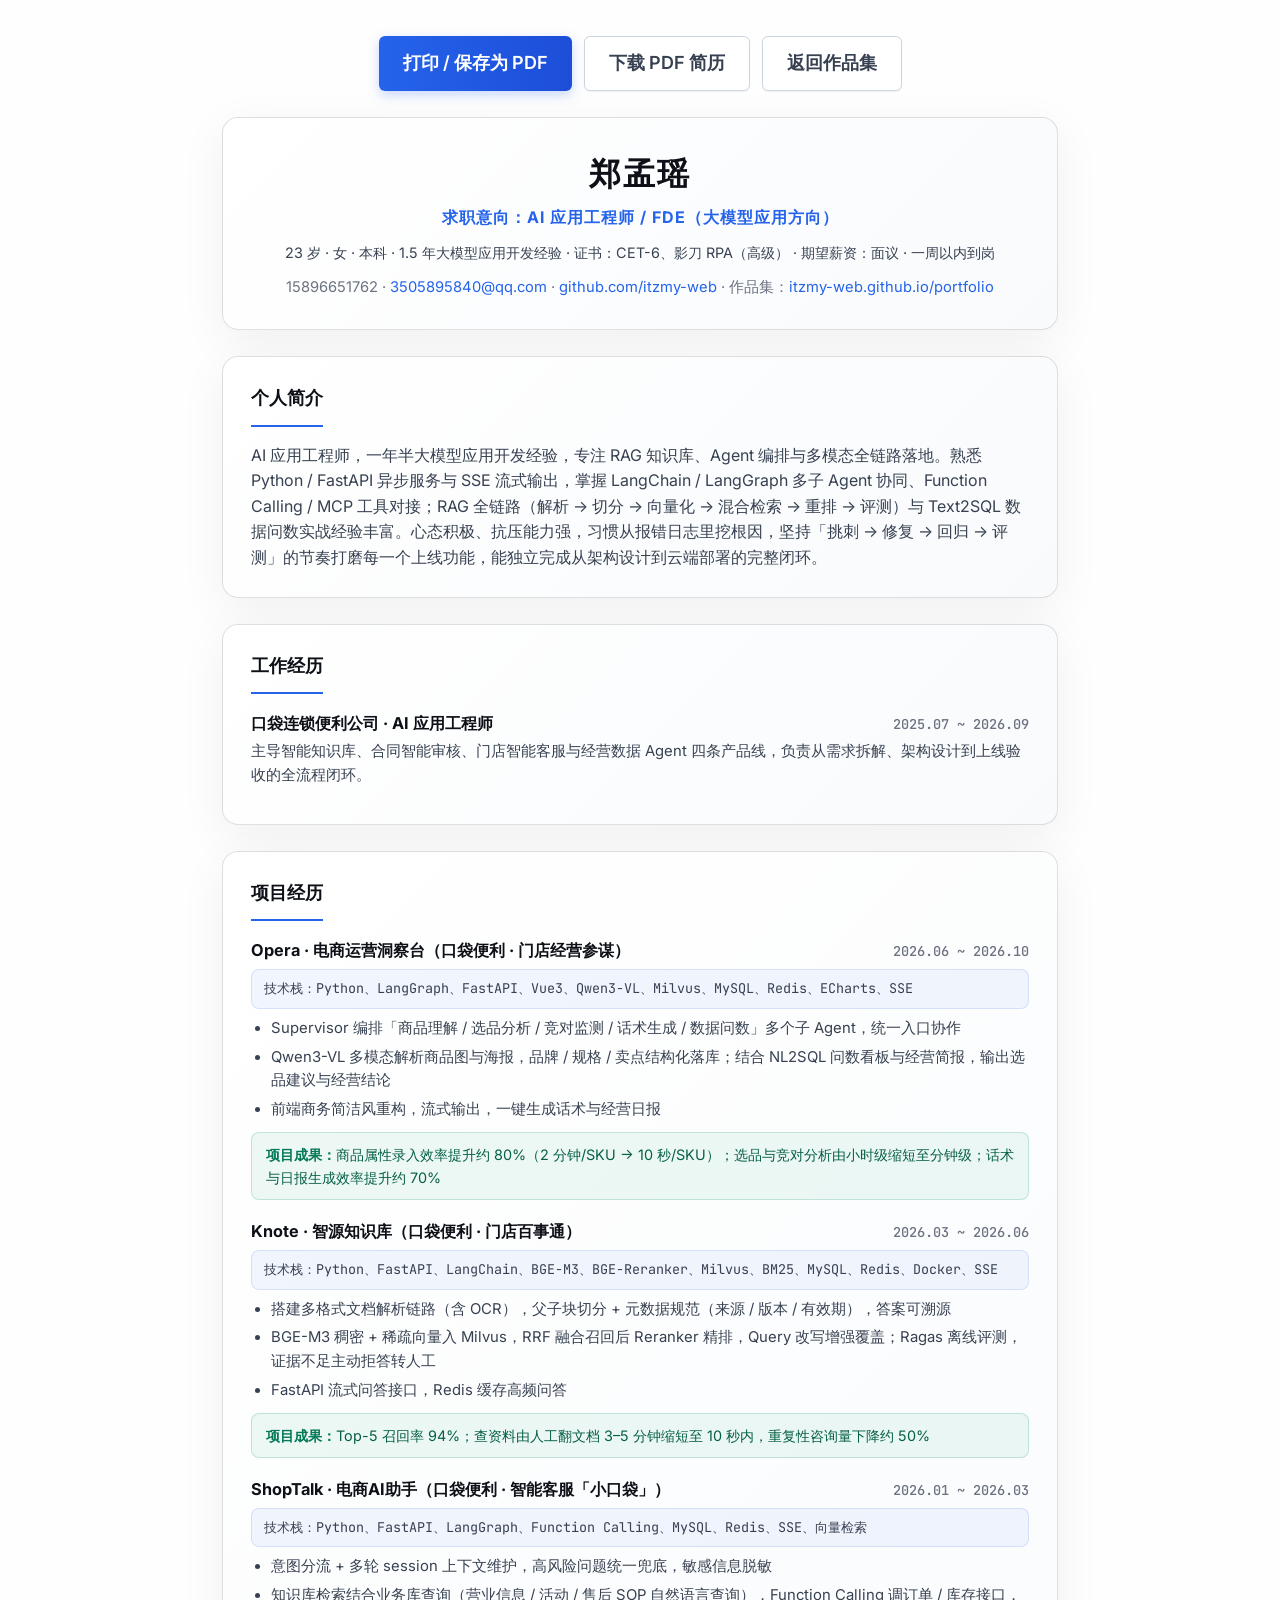
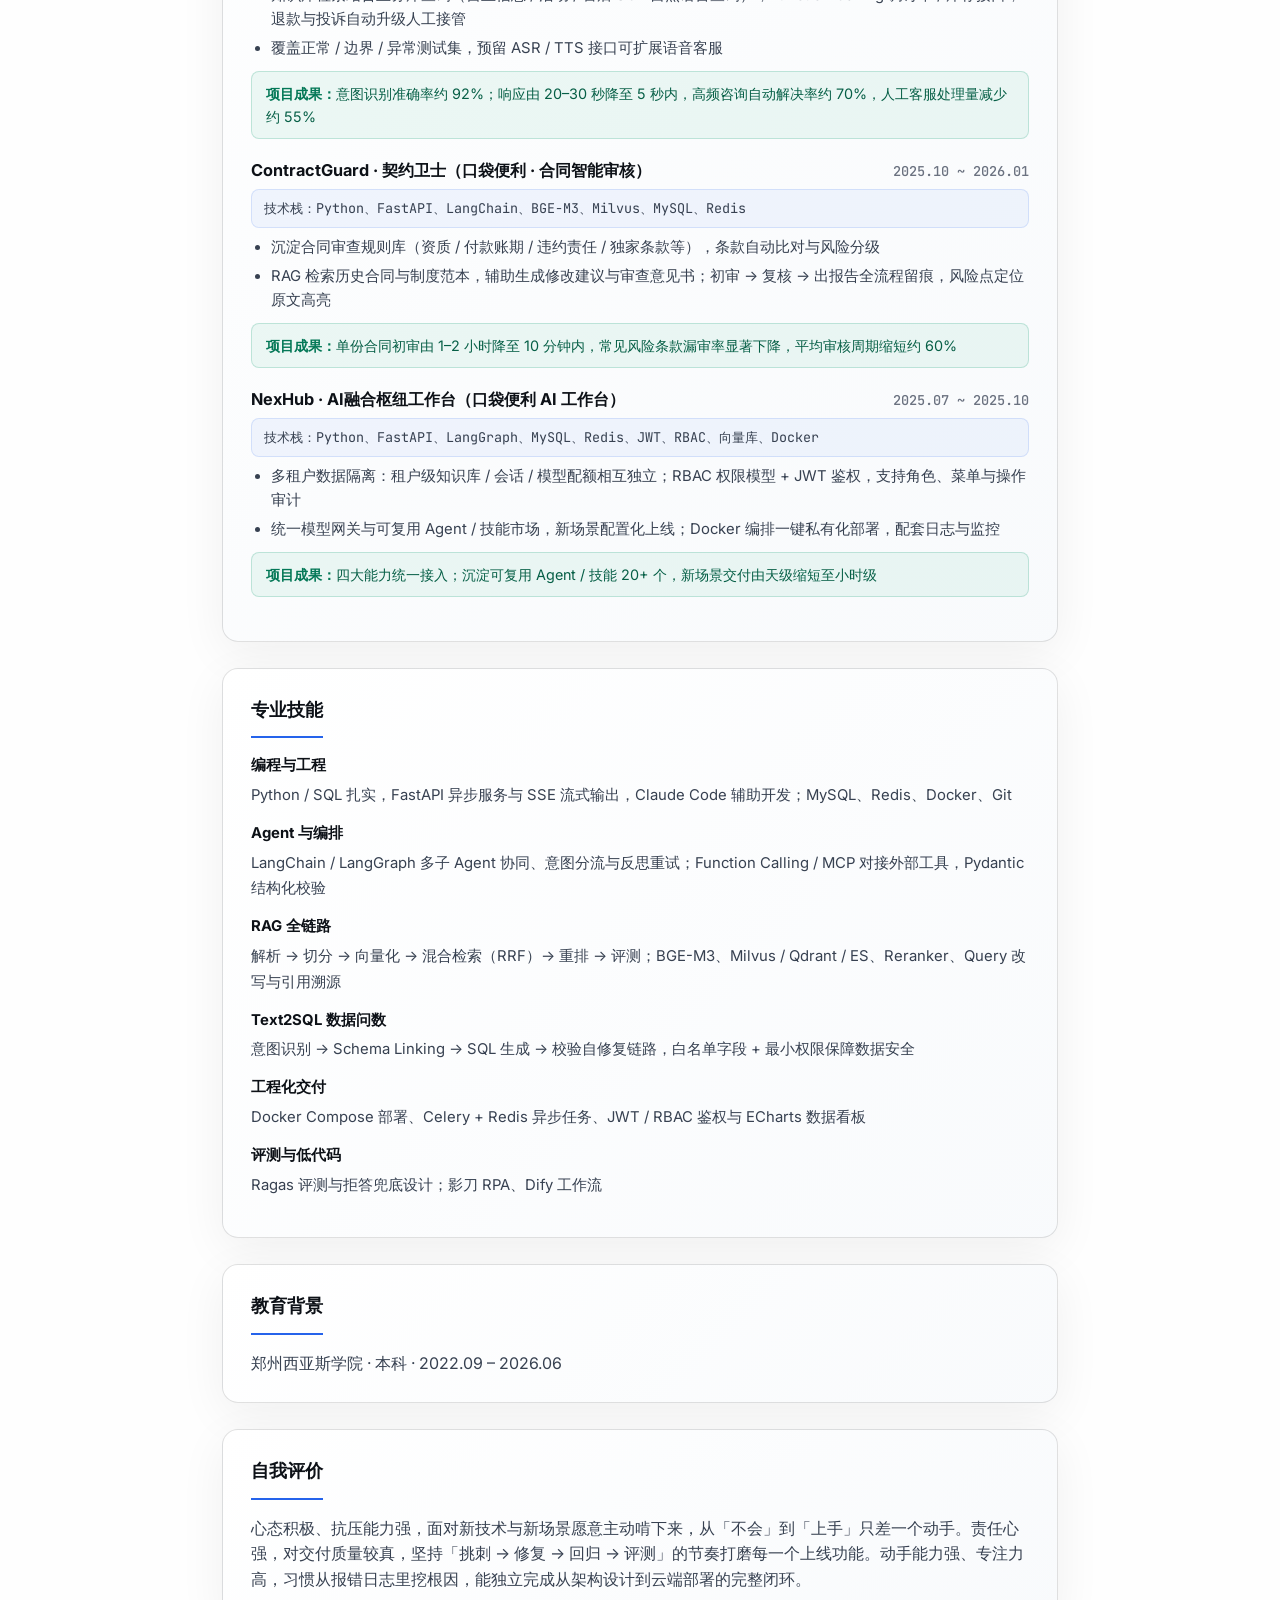
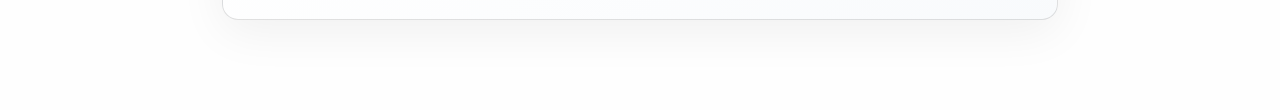
<file: portfolio/resume.html>
<!DOCTYPE html>
<html lang="zh-CN">
<head>
  <meta charset="UTF-8">
  <meta name="viewport" content="width=device-width, initial-scale=1.0">
  <title>郑孟瑶的个人简历 | AI 应用工程师</title>
  <link rel="stylesheet" href="https://fonts.loli.net/css2?family=Inter:wght@400;500;600;700;800&family=JetBrains+Mono:wght@400;600&display=swap">
  <link rel="stylesheet" href="assets/style.css">
  <style>
    .resume { max-width: 880px; margin: 0 auto; padding: 36px 22px 90px; position: relative; z-index: 1; }
    .resume-actions { display: flex; gap: 12px; justify-content: center; margin-bottom: 26px; flex-wrap: wrap; }
    .resume-head { text-align: center; padding: 30px 26px; background: linear-gradient(135deg, rgba(255,255,255,.95), rgba(248,250,252,.95)); backdrop-filter: blur(16px); border: 1px solid rgba(0,0,0,.12); border-radius: 1rem; box-shadow: 0 12px 48px rgba(0,0,0,.06); }
    .resume-head h1 { font-size: 2rem; font-weight: 800; letter-spacing: 2px; font-family: "Inter", "PingFang SC", sans-serif; }
    .resume-head .r-role { margin-top: 6px; color: var(--primary-blue); font-weight: 700; letter-spacing: 1px; }
    .resume-head .r-info { margin-top: 10px; color: var(--text-secondary); font-size: .9rem; }
    .resume-head .r-contact { margin-top: 12px; color: var(--text-muted); font-size: .92rem; word-break: break-all; }
    .resume-head .r-contact a { color: var(--primary-blue); text-decoration: none; }
    .resume-head .r-contact a:hover { text-decoration: underline; }
    .resume section { margin-top: 26px; background: linear-gradient(135deg, rgba(255,255,255,.95), rgba(248,250,252,.95)); backdrop-filter: blur(16px); border: 1px solid rgba(0,0,0,.12); border-radius: 1rem; box-shadow: 0 12px 48px rgba(0,0,0,.06); padding: 26px 28px; }
    .resume h2 { font-size: 1.15rem; font-weight: 700; padding-bottom: 12px; margin-bottom: 16px; border-bottom: 2px solid var(--primary-blue); display: inline-block; }
    .resume h3 { font-size: 1.02rem; font-weight: 700; display: flex; justify-content: space-between; align-items: baseline; flex-wrap: wrap; gap: 6px; }
    .resume h3 .r-date { font-size: .85rem; color: var(--text-muted); font-weight: 500; font-family: var(--font-mono); }
    .resume ul { margin: 8px 0 10px; padding-left: 20px; }
    .resume li { color: var(--text-secondary); font-size: .93rem; margin-bottom: 5px; }
    .resume .r-summary { color: var(--text-secondary); }
    .r-org { margin: 4px 0 10px; color: var(--text-secondary); font-size: .93rem; }
    .r-tech { margin: 6px 0 8px; padding: 8px 12px; border-radius: .5rem; background: rgba(37,99,235,.06); border: 1px solid rgba(37,99,235,.14); color: var(--text-secondary); font-size: .84rem; font-family: var(--font-mono); }
    .r-result { margin: 2px 0 18px; padding: 10px 14px; border-radius: .5rem; background: rgba(5,150,105,.07); border: 1px solid rgba(5,150,105,.2); color: #065f46; font-size: .9rem; }
    .r-result b { color: #047857; }
    .r-skill-group { margin-bottom: 14px; }
    .r-skill-group b { display: block; font-size: .93rem; margin-bottom: 4px; }
    .r-skill-group span { color: var(--text-secondary); font-size: .93rem; }
    @media print {
      body { background: #fff; }
      .nav, .resume-actions, .footer { display: none !important; }
      .resume { max-width: 100%; padding: 0; }
      .resume-head, .resume section { box-shadow: none; border: 1px solid #ddd; border-radius: 0; break-inside: avoid; backdrop-filter: none; background: #fff; }
      .resume-head h1, .resume h2, .resume h3, .r-skill-group b { color: #000; }
      .resume-head .r-role { color: #333; }
      .resume li, .resume .r-summary, .r-skill-group span, .resume-head .r-contact, .resume-head .r-info, .r-org, .r-tech { color: #333; }
      .r-tech, .r-result { background: #fff; border: 1px solid #ddd; }
      .r-result, .r-result b { color: #333; }
    }
  </style>
</head>
<body>

  <div class="resume">
    <div class="resume-actions">
      <button class="btn btn-primary" onclick="window.print()">打印 / 保存为 PDF</button>
      <a class="btn btn-outline" href="assets/郑孟瑶简历.pdf" download>下载 PDF 简历</a>
      <a class="btn btn-outline" href="index.html">返回作品集</a>
    </div>

    <header class="resume-head">
      <h1>郑孟瑶</h1>
      <p class="r-role">求职意向：AI 应用工程师 / FDE（大模型应用方向）</p>
      <p class="r-info">23 岁 · 女 · 本科 · 1.5 年大模型应用开发经验 · 证书：CET-6、影刀 RPA（高级） · 期望薪资：面议 · 一周以内到岗</p>
      <p class="r-contact">15896651762 · <a href="mailto:3505895840@qq.com">3505895840@qq.com</a> · <a href="https://github.com/itzmy-web" target="_blank" rel="noopener">github.com/itzmy-web</a> · 作品集：<a href="https://itzmy-web.github.io/portfolio/" target="_blank" rel="noopener">itzmy-web.github.io/portfolio</a></p>
    </header>

    <section>
      <h2>个人简介</h2>
      <p class="r-summary">AI 应用工程师，一年半大模型应用开发经验，专注 RAG 知识库、Agent 编排与多模态全链路落地。熟悉 Python / FastAPI 异步服务与 SSE 流式输出，掌握 LangChain / LangGraph 多子 Agent 协同、Function Calling / MCP 工具对接；RAG 全链路（解析 → 切分 → 向量化 → 混合检索 → 重排 → 评测）与 Text2SQL 数据问数实战经验丰富。心态积极、抗压能力强，习惯从报错日志里挖根因，坚持「挑刺 → 修复 → 回归 → 评测」的节奏打磨每一个上线功能，能独立完成从架构设计到云端部署的完整闭环。</p>
    </section>

    <section>
      <h2>工作经历</h2>
      <h3>口袋连锁便利公司 · AI 应用工程师 <span class="r-date">2025.07 ~ 2026.09</span></h3>
      <p class="r-org">主导智能知识库、合同智能审核、门店智能客服与经营数据 Agent 四条产品线，负责从需求拆解、架构设计到上线验收的全流程闭环。</p>
    </section>

    <section>
      <h2>项目经历</h2>

      <h3>Opera · 电商运营洞察台（口袋便利 · 门店经营参谋） <span class="r-date">2026.06 ~ 2026.10</span></h3>
      <p class="r-tech">技术栈：Python、LangGraph、FastAPI、Vue3、Qwen3-VL、Milvus、MySQL、Redis、ECharts、SSE</p>
      <ul>
        <li>Supervisor 编排「商品理解 / 选品分析 / 竞对监测 / 话术生成 / 数据问数」多个子 Agent，统一入口协作</li>
        <li>Qwen3-VL 多模态解析商品图与海报，品牌 / 规格 / 卖点结构化落库；结合 NL2SQL 问数看板与经营简报，输出选品建议与经营结论</li>
        <li>前端商务简洁风重构，流式输出，一键生成话术与经营日报</li>
      </ul>
      <p class="r-result"><b>项目成果：</b>商品属性录入效率提升约 80%（2 分钟/SKU → 10 秒/SKU）；选品与竞对分析由小时级缩短至分钟级；话术与日报生成效率提升约 70%</p>

      <h3>Knote · 智源知识库（口袋便利 · 门店百事通） <span class="r-date">2026.03 ~ 2026.06</span></h3>
      <p class="r-tech">技术栈：Python、FastAPI、LangChain、BGE-M3、BGE-Reranker、Milvus、BM25、MySQL、Redis、Docker、SSE</p>
      <ul>
        <li>搭建多格式文档解析链路（含 OCR），父子块切分 + 元数据规范（来源 / 版本 / 有效期），答案可溯源</li>
        <li>BGE-M3 稠密 + 稀疏向量入 Milvus，RRF 融合召回后 Reranker 精排，Query 改写增强覆盖；Ragas 离线评测，证据不足主动拒答转人工</li>
        <li>FastAPI 流式问答接口，Redis 缓存高频问答</li>
      </ul>
      <p class="r-result"><b>项目成果：</b>Top-5 召回率 94%；查资料由人工翻文档 3–5 分钟缩短至 10 秒内，重复性咨询量下降约 50%</p>

      <h3>ShopTalk · 电商AI助手（口袋便利 · 智能客服「小口袋」） <span class="r-date">2026.01 ~ 2026.03</span></h3>
      <p class="r-tech">技术栈：Python、FastAPI、LangGraph、Function Calling、MySQL、Redis、SSE、向量检索</p>
      <ul>
        <li>意图分流 + 多轮 session 上下文维护，高风险问题统一兜底，敏感信息脱敏</li>
        <li>知识库检索结合业务库查询（营业信息 / 活动 / 售后 SOP 自然语言查询），Function Calling 调订单 / 库存接口，退款与投诉自动升级人工接管</li>
        <li>覆盖正常 / 边界 / 异常测试集，预留 ASR / TTS 接口可扩展语音客服</li>
      </ul>
      <p class="r-result"><b>项目成果：</b>意图识别准确率约 92%；响应由 20–30 秒降至 5 秒内，高频咨询自动解决率约 70%，人工客服处理量减少约 55%</p>

      <h3>ContractGuard · 契约卫士（口袋便利 · 合同智能审核） <span class="r-date">2025.10 ~ 2026.01</span></h3>
      <p class="r-tech">技术栈：Python、FastAPI、LangChain、BGE-M3、Milvus、MySQL、Redis</p>
      <ul>
        <li>沉淀合同审查规则库（资质 / 付款账期 / 违约责任 / 独家条款等），条款自动比对与风险分级</li>
        <li>RAG 检索历史合同与制度范本，辅助生成修改建议与审查意见书；初审 → 复核 → 出报告全流程留痕，风险点定位原文高亮</li>
      </ul>
      <p class="r-result"><b>项目成果：</b>单份合同初审由 1–2 小时降至 10 分钟内，常见风险条款漏审率显著下降，平均审核周期缩短约 60%</p>

      <h3>NexHub · AI融合枢纽工作台（口袋便利 AI 工作台） <span class="r-date">2025.07 ~ 2025.10</span></h3>
      <p class="r-tech">技术栈：Python、FastAPI、LangGraph、MySQL、Redis、JWT、RBAC、向量库、Docker</p>
      <ul>
        <li>多租户数据隔离：租户级知识库 / 会话 / 模型配额相互独立；RBAC 权限模型 + JWT 鉴权，支持角色、菜单与操作审计</li>
        <li>统一模型网关与可复用 Agent / 技能市场，新场景配置化上线；Docker 编排一键私有化部署，配套日志与监控</li>
      </ul>
      <p class="r-result"><b>项目成果：</b>四大能力统一接入；沉淀可复用 Agent / 技能 20+ 个，新场景交付由天级缩短至小时级</p>
    </section>

    <section>
      <h2>专业技能</h2>
      <div class="r-skill-group"><b>编程与工程</b><span>Python / SQL 扎实，FastAPI 异步服务与 SSE 流式输出，Claude Code 辅助开发；MySQL、Redis、Docker、Git</span></div>
      <div class="r-skill-group"><b>Agent 与编排</b><span>LangChain / LangGraph 多子 Agent 协同、意图分流与反思重试；Function Calling / MCP 对接外部工具，Pydantic 结构化校验</span></div>
      <div class="r-skill-group"><b>RAG 全链路</b><span>解析 → 切分 → 向量化 → 混合检索（RRF）→ 重排 → 评测；BGE-M3、Milvus / Qdrant / ES、Reranker、Query 改写与引用溯源</span></div>
      <div class="r-skill-group"><b>Text2SQL 数据问数</b><span>意图识别 → Schema Linking → SQL 生成 → 校验自修复链路，白名单字段 + 最小权限保障数据安全</span></div>
      <div class="r-skill-group"><b>工程化交付</b><span>Docker Compose 部署、Celery + Redis 异步任务、JWT / RBAC 鉴权与 ECharts 数据看板</span></div>
      <div class="r-skill-group"><b>评测与低代码</b><span>Ragas 评测与拒答兜底设计；影刀 RPA、Dify 工作流</span></div>
    </section>

    <section>
      <h2>教育背景</h2>
      <p class="r-summary">郑州西亚斯学院 · 本科 · 2022.09 – 2026.06</p>
    </section>

    <section>
      <h2>自我评价</h2>
      <p class="r-summary">心态积极、抗压能力强，面对新技术与新场景愿意主动啃下来，从「不会」到「上手」只差一个动手。责任心强，对交付质量较真，坚持「挑刺 → 修复 → 回归 → 评测」的节奏打磨每一个上线功能。动手能力强、专注力高，习惯从报错日志里挖根因，能独立完成从架构设计到云端部署的完整闭环。</p>
    </section>
  </div>

</body>
</html>
</file>
<file: portfolio/assets/style.css>
/* ===== 土豆的个人作品集 · 1:1 复刻 lks0426.com 设计系统（浅色玻璃拟态）===== */
:root {
  --bg-primary: #fefefe;
  --bg-secondary: #f8fafc;
  --bg-tertiary: #f1f5f9;
  --primary-gradient: linear-gradient(135deg, #2563eb, #7c3aed);
  --secondary-gradient: linear-gradient(135deg, #2563eb, #7c3aed 50%, #0891b2);
  --tertiary-gradient: linear-gradient(135deg, #4f46e5, #db2777);
  --primary-blue: #2563eb;
  --primary-blue-dark: #1d4ed8;
  --primary-blue-light: #3b82f6;
  --primary-purple: #7c3aed;
  --primary-cyan: #0891b2;
  --primary-pink: #db2777;
  --primary-emerald: #059669;
  --accent-success: #059669;
  --accent-warning: #d97706;
  --accent-error: #dc2626;
  --text-primary: #0d1117;
  --text-secondary: #374151;
  --text-muted: #6b7280;
  --glass-border: rgba(0, 0, 0, 0.08);
  --glass-card-bg: rgba(255, 255, 255, 0.95);
  --glass-card-border: rgba(0, 0, 0, 0.12);
  --glass-card-shadow: 0 2px 8px rgba(0, 0, 0, .06), 0 4px 16px rgba(0, 0, 0, .04), inset 0 1px 0 rgba(255, 255, 255, .9);
  --glass-nav-bg: rgba(254, 254, 254, 0.98);
  --glass-nav-border: rgba(0, 0, 0, 0.12);
  --font-body: "Inter", "PingFang SC", "Hiragino Sans GB", "Microsoft YaHei", sans-serif;
  --font-mono: "JetBrains Mono", "Fira Code", monospace;
  --dur-fast: 150ms;
  --dur-normal: 250ms;
  --dur-slow: 350ms;
  --ease-out: cubic-bezier(0, 0, 0.2, 1);
}

* { margin: 0; padding: 0; box-sizing: border-box; }

html { scroll-behavior: smooth; }

body {
  font-family: var(--font-body);
  color: var(--text-primary);
  background: var(--bg-primary);
  line-height: 1.6;
  -webkit-font-smoothing: antialiased;
}

::selection { background: rgba(37, 99, 235, .18); }

a { color: inherit; text-decoration: none; }
img { display: block; max-width: 100%; }
button { font-family: inherit; }

/* ===== 玻璃体系（参考站原值）===== */
.glass-card {
  background: var(--glass-card-bg);
  border: 1px solid var(--glass-card-border);
  box-shadow: var(--glass-card-shadow);
  position: relative;
}
.glass-ultra {
  background: linear-gradient(135deg, rgba(255, 255, 255, .95), rgba(255, 255, 255, .85) 50%, rgba(248, 250, 252, .95));
  -webkit-backdrop-filter: blur(16px) saturate(130%);
  backdrop-filter: blur(16px) saturate(130%);
  border: 1px solid rgba(0, 0, 0, .15);
  box-shadow: 0 12px 48px rgba(0, 0, 0, .06), 0 6px 24px rgba(0, 0, 0, .04), inset 0 2px 0 rgba(255, 255, 255, .95), inset 0 -1px 0 rgba(0, 0, 0, .08);
  position: relative;
  overflow: hidden;
}
.glass-hover { transition: all .3s cubic-bezier(.4, 0, .2, 1); position: relative; overflow: hidden; }
.glass-hover:hover {
  background: linear-gradient(135deg, rgba(255, 255, 255, .95), rgba(255, 255, 255, .85));
  transform: translateY(-3px) scale(1.02);
  box-shadow: 0 20px 80px rgba(0, 0, 0, .1), 0 8px 32px rgba(0, 0, 0, .08), inset 0 1px 0 rgba(255, 255, 255, .9);
}
.hover-lift { transition: all .3s ease; }
.hover-lift:hover { transform: translateY(-5px) scale(1.02); box-shadow: 0 20px 60px rgba(0, 0, 0, .15), 0 8px 30px rgba(0, 0, 0, .1); }
.grad-text {
  background: var(--primary-gradient);
  -webkit-background-clip: text; background-clip: text;
  -webkit-text-fill-color: transparent; color: transparent;
}

/* ===== 页面背景（渐变 + 装饰光斑）===== */
.page-bg {
  position: fixed; inset: 0; z-index: -2;
  background: linear-gradient(135deg, var(--bg-primary), var(--bg-secondary) 50%, var(--bg-primary));
}
.page-orbs { position: fixed; inset: 0; z-index: -1; overflow: hidden; pointer-events: none; }
.page-orb { position: absolute; border-radius: 9999px; }
.orb-a { top: 25%; left: 25%; width: 24rem; height: 24rem; background: radial-gradient(circle, rgba(37, 99, 235, .08), transparent 70%); filter: blur(3rem); opacity: .5; }
.orb-b { top: 75%; right: 25%; width: 20rem; height: 20rem; background: linear-gradient(90deg, rgba(124, 58, 237, .06), rgba(219, 39, 119, .06)); filter: blur(2rem); }
.orb-c { top: 50%; left: 50%; width: 18rem; height: 18rem; background: linear-gradient(135deg, rgba(8, 145, 178, .05), rgba(37, 99, 235, .05)); filter: blur(1.5rem); }

/* ===== 移动端菜单按钮 ===== */
.menu-btn {
  position: fixed; top: 1rem; left: 1rem; z-index: 50;
  display: none; align-items: center; justify-content: center;
  width: 2.75rem; height: 2.75rem; border-radius: .5rem;
  color: var(--text-secondary); cursor: pointer; transition: all var(--dur-normal);
}
.menu-btn:hover { color: var(--primary-blue); }
.menu-btn svg { width: 1.5rem; height: 1.5rem; }

/* ===== 左侧玻璃侧边栏 ===== */
.sidebar {
  position: fixed; left: 0; top: 0; height: 100%; width: 16rem; z-index: 40;
  background: var(--glass-nav-bg);
  -webkit-backdrop-filter: blur(16px) saturate(120%);
  backdrop-filter: blur(16px) saturate(120%);
  border-right: 1px solid var(--glass-nav-border);
  box-shadow: 2px 0 12px rgba(0, 0, 0, .06), inset -1px 0 0 rgba(255, 255, 255, .9);
  display: flex; flex-direction: column;
  transform: translateX(-16rem);
  transition: transform var(--dur-slow) var(--ease-out);
}
.sidebar.open { transform: translateX(0); }
.sidebar-head { padding: 2rem; border-bottom: 1px solid rgba(255, 255, 255, .6); }
.sidebar-logo {
  font-size: 1.5rem; font-weight: 700; letter-spacing: .5px;
  background: var(--primary-gradient);
  -webkit-background-clip: text; background-clip: text;
  -webkit-text-fill-color: transparent; color: transparent;
  margin-bottom: .5rem;
}
.sidebar-tag { font-size: .875rem; color: var(--text-secondary); }
.sidebar-nav { flex: 1; padding: 1rem; overflow-y: auto; }
.sidebar-nav ul { list-style: none; display: flex; flex-direction: column; gap: .5rem; }
.nav-item {
  width: 100%; display: flex; align-items: center; gap: .75rem;
  padding: .75rem 1rem; border-radius: .375rem; text-align: left; position: relative;
  color: var(--text-muted); font-weight: 500; transition: all var(--dur-normal) var(--ease-out);
  overflow: hidden;
}
.nav-item svg { width: 1.25rem; height: 1.25rem; flex-shrink: 0; }
.nav-item:hover { background: var(--bg-tertiary); color: var(--text-primary); }
.nav-item.active {
  background: linear-gradient(90deg, var(--primary-blue-dark), #1e40af);
  color: #fff; font-weight: 600;
  box-shadow: 0 4px 12px rgba(37, 99, 235, .25);
}
.nav-item.active svg { color: #fff; }
.nav-resume {
  display: flex; align-items: center; gap: .75rem;
  margin-top: 1rem; padding: .75rem 1rem; border-radius: .375rem;
  background: var(--bg-tertiary); color: var(--primary-blue); font-weight: 600; font-size: .925rem;
  transition: all var(--dur-normal);
}
.nav-resume svg { width: 1.15rem; height: 1.15rem; }
.nav-resume:hover { background: rgba(37, 99, 235, .08); box-shadow: 0 2px 10px rgba(37, 99, 235, .15); }
.sidebar-foot { padding: 1.25rem 2rem; font-size: .75rem; color: var(--text-muted); border-top: 1px solid var(--glass-border); }

/* ===== 主内容区 ===== */
.main { min-height: 100vh; transition: padding var(--dur-slow); }

/* ===== Hero ===== */
.hero {
  min-height: 100vh; display: flex; align-items: center; justify-content: center;
  padding: 3rem 2rem;
}
.hero-inner { max-width: 56rem; margin: 0 auto; text-align: center; }
.hero-badge {
  display: inline-block; font-size: .75rem; letter-spacing: 2px; font-weight: 600;
  color: var(--text-muted); margin-bottom: 1rem;
}
.hero-title {
  font-size: 1.875rem; font-weight: 800; line-height: 1.25; margin-bottom: 1rem;
  letter-spacing: -.5px;
}
.hero-sub { font-size: 1.25rem; font-weight: 500; color: var(--text-secondary); margin-bottom: .75rem; }
.hero-desc { font-size: 1rem; color: var(--text-muted); max-width: 34rem; margin: 0 auto 2rem; }
.hero-cta { display: flex; gap: 1rem; justify-content: center; flex-wrap: wrap; margin-bottom: 3rem; }

.btn {
  display: inline-flex; align-items: center; justify-content: center; gap: .5rem;
  padding: .75rem 1.5rem; border-radius: .375rem; font-size: 1.125rem; font-weight: 600;
  cursor: pointer; transition: all var(--dur-normal) var(--ease-out); border: none;
  min-height: 48px;
}
.btn-primary {
  background: linear-gradient(90deg, #2563eb, #1d4ed8); color: #fff;
  box-shadow: 0 4px 12px rgba(37, 99, 235, .25);
}
.btn-primary:hover {
  background: linear-gradient(90deg, #1d4ed8, #1e40af);
  box-shadow: 0 8px 20px rgba(37, 99, 235, .35);
  transform: translateY(-1px);
}
.btn-outline {
  background: #fff; color: var(--text-secondary);
  border: 1px solid #cbd5e1; box-shadow: 0 1px 2px rgba(0, 0, 0, .05);
}
.btn-outline:hover { background: var(--bg-secondary); border-color: #94a3b8; box-shadow: 0 4px 12px rgba(0, 0, 0, .08); }

.hero-stats { display: grid; grid-template-columns: repeat(2, 1fr); gap: 1rem; max-width: 48rem; margin: 0 auto 2.5rem; }
.stat-card { border-radius: .75rem; padding: 1.5rem 1rem; text-align: center; }
.stat-card b {
  display: block; font-family: var(--font-mono); font-size: 1.5rem; font-weight: 600;
  background: var(--primary-gradient);
  -webkit-background-clip: text; background-clip: text;
  -webkit-text-fill-color: transparent; color: transparent;
  line-height: 1.2;
}
.stat-card span { font-size: .875rem; color: var(--text-muted); }

.hero-tools h4 { font-size: 1rem; font-weight: 600; margin-bottom: .25rem; }
.hero-tools > p { font-size: .875rem; color: var(--text-muted); margin-bottom: 1rem; }
.tool-chips { display: flex; flex-wrap: wrap; gap: .5rem; justify-content: center; max-width: 44rem; margin: 0 auto; }
.chip {
  padding: .5rem 1rem; border-radius: 9999px; font-size: .875rem; color: var(--text-primary);
  cursor: default; transition: all var(--dur-normal);
}
.chip:hover { background: rgba(37, 99, 235, .06); border-color: rgba(37, 99, 235, .3); }

/* ===== section 通用 ===== */
.section { padding: 5rem 2rem; position: relative; }
.section-alt { background: rgba(248, 250, 252, .6); }
.section-inner { max-width: 72rem; margin: 0 auto; }
.sec-head { text-align: center; margin-bottom: 3rem; }
.sec-head h2 { font-size: 2.25rem; font-weight: 700; margin-bottom: .75rem; letter-spacing: -.5px; }
.sec-head p { color: var(--text-muted); font-size: 1rem; }

/* ===== 筛选标签 ===== */
.filter-tabs { display: flex; gap: .5rem; justify-content: center; margin-bottom: 2.5rem; flex-wrap: wrap; }
.filter-tab {
  padding: .5rem 1.25rem; border-radius: 9999px; border: 1px solid var(--glass-card-border);
  background: var(--glass-card-bg); color: var(--text-secondary); font-size: .9rem; font-weight: 500;
  cursor: pointer; transition: all var(--dur-normal);
}
.filter-tab:hover { border-color: var(--primary-blue); color: var(--primary-blue); }
.filter-tab.active {
  background: linear-gradient(90deg, #2563eb, #1d4ed8); color: #fff; border-color: transparent;
  box-shadow: 0 4px 12px rgba(37, 99, 235, .25);
}

/* ===== 项目卡 ===== */
.project-grid { display: grid; grid-template-columns: 1fr; gap: 1.5rem; }
.project-card { border-radius: .75rem; display: flex; flex-direction: column; }
.project-card:hover { transform: translateY(-5px) scale(1.01); box-shadow: 0 20px 60px rgba(0, 0, 0, .12), 0 8px 30px rgba(0, 0, 0, .08); border-color: rgba(37, 99, 235, .25); }
.p-cover { position: relative; overflow: hidden; }
.p-cover img { width: 100%; height: 12rem; object-fit: cover; transition: transform var(--dur-slow); }
.project-card:hover .p-cover img { transform: scale(1.04); }
.p-flag {
  position: absolute; top: .75rem; left: .75rem; z-index: 2;
  padding: .2rem .65rem; border-radius: 9999px; font-size: .72rem; font-weight: 700;
  background: var(--primary-gradient); color: #fff; box-shadow: 0 2px 8px rgba(37, 99, 235, .35);
}
.p-body { padding: 1.5rem; display: flex; flex-direction: column; flex: 1; }
.p-body h3 { font-size: 1.125rem; font-weight: 600; margin-bottom: .5rem; transition: color var(--dur-normal); }
.project-card:hover .p-body h3 { color: var(--primary-blue); }
.p-body p.p-slogan { font-size: .8rem; font-weight: 600; color: var(--primary-blue); line-height: 1.6; margin-bottom: .6rem; }
.p-body > p { font-size: .875rem; color: var(--text-secondary); line-height: 1.7; margin-bottom: 1rem; flex: 1; }
.p-tags { display: flex; flex-wrap: wrap; gap: .4rem; margin-bottom: 1rem; }
.p-tags span {
  padding: .25rem .7rem; border-radius: 9999px; font-size: .75rem;
  background: var(--bg-tertiary); color: var(--text-secondary); border: 1px solid var(--glass-border);
}
.p-actions { display: flex; gap: .5rem; flex-wrap: wrap; }
.p-btn {
  display: inline-flex; align-items: center; gap: .35rem;
  padding: .45rem 1rem; border-radius: .375rem; font-size: .85rem; font-weight: 600;
  cursor: pointer; transition: all var(--dur-normal);
}
.p-btn.primary { background: linear-gradient(90deg, #2563eb, #1d4ed8); color: #fff; box-shadow: 0 2px 8px rgba(37, 99, 235, .22); }
.p-btn.primary:hover { box-shadow: 0 4px 14px rgba(37, 99, 235, .32); transform: translateY(-1px); }
.p-btn.ghost { background: #fff; color: var(--text-secondary); border: 1px solid #cbd5e1; }
.p-btn.ghost:hover { border-color: var(--primary-blue); color: var(--primary-blue); }

/* ===== 技术栈 ===== */
.stack-grid { display: grid; grid-template-columns: 1fr; gap: 1.5rem; }
.stack-card { border-radius: .75rem; padding: 1.75rem; }
.stack-card:hover { border-color: rgba(37, 99, 235, .25); }
.stack-head { display: flex; align-items: center; gap: .75rem; margin-bottom: 1.5rem; }
.stack-icon {
  width: 2.75rem; height: 2.75rem; border-radius: .625rem; flex-shrink: 0;
  display: flex; align-items: center; justify-content: center; color: #fff;
}
.stack-icon svg { width: 1.35rem; height: 1.35rem; }
.si-blue { background: linear-gradient(135deg, #2563eb, #3b82f6); box-shadow: 0 4px 12px rgba(37, 99, 235, .3); }
.si-purple { background: linear-gradient(135deg, #7c3aed, #a855f7); box-shadow: 0 4px 12px rgba(124, 58, 237, .3); }
.si-cyan { background: linear-gradient(135deg, #0891b2, #06b6d4); box-shadow: 0 4px 12px rgba(8, 145, 178, .3); }
.si-pink { background: linear-gradient(135deg, #db2777, #ec4899); box-shadow: 0 4px 12px rgba(219, 39, 119, .3); }
.si-emerald { background: linear-gradient(135deg, #059669, #10b981); box-shadow: 0 4px 12px rgba(5, 150, 105, .3); }
.si-orange { background: linear-gradient(135deg, #d97706, #f59e0b); box-shadow: 0 4px 12px rgba(217, 119, 6, .3); }
.stack-head h3 { font-size: 1.15rem; font-weight: 700; }
.stack-avg { font-size: .78rem; color: var(--primary-blue); font-weight: 600; font-family: var(--font-mono); }
.skill-row { padding: .875rem 0; border-top: 1px solid var(--glass-border); }
.skill-row:first-of-type { border-top: none; }
.skill-info { display: flex; justify-content: space-between; align-items: baseline; gap: .5rem; margin-bottom: .2rem; }
.skill-name { font-weight: 600; font-size: .95rem; }
.skill-level { font-size: .78rem; font-family: var(--font-mono); font-weight: 600; color: var(--primary-blue); white-space: nowrap; }
.skill-row p { font-size: .82rem; color: var(--text-muted); line-height: 1.6; }

/* ===== AI 工具 ===== */
.tool-stats { display: grid; grid-template-columns: repeat(3, 1fr); gap: 1rem; max-width: 44rem; margin: 0 auto 2.5rem; }
.tool-stat { border-radius: .75rem; padding: 1.25rem 1rem; text-align: center; }
.tool-stat b {
  display: block; font-family: var(--font-mono); font-size: 1.5rem; font-weight: 600;
  background: var(--primary-gradient);
  -webkit-background-clip: text; background-clip: text;
  -webkit-text-fill-color: transparent; color: transparent;
}
.tool-stat span { font-size: .8rem; color: var(--text-muted); }
.tool-grid { display: grid; grid-template-columns: 1fr; gap: 1.5rem; }
.tool-card { border-radius: .75rem; padding: 1.5rem; }
.tool-card:hover { transform: translateY(-5px) scale(1.01); box-shadow: 0 20px 60px rgba(0, 0, 0, .12); border-color: rgba(37, 99, 235, .25); }
.tool-top { display: flex; align-items: center; gap: .75rem; margin-bottom: .875rem; }
.tool-icon {
  width: 2.5rem; height: 2.5rem; border-radius: .625rem; flex-shrink: 0;
  display: flex; align-items: center; justify-content: center; color: #fff;
}
.tool-icon svg { width: 1.25rem; height: 1.25rem; }
.ti-blue { background: linear-gradient(135deg, #2563eb, #3b82f6); }
.ti-purple { background: linear-gradient(135deg, #7c3aed, #a855f7); }
.ti-cyan { background: linear-gradient(135deg, #0891b2, #06b6d4); }
.ti-pink { background: linear-gradient(135deg, #db2777, #ec4899); }
.ti-emerald { background: linear-gradient(135deg, #059669, #10b981); }
.ti-orange { background: linear-gradient(135deg, #d97706, #f59e0b); }
.tool-title { flex: 1; }
.tool-title h3 { font-size: 1.05rem; font-weight: 700; }
.tool-cat { font-size: .72rem; color: var(--text-muted); font-family: var(--font-mono); }
.tool-rating {
  font-family: var(--font-mono); font-size: 1.35rem; font-weight: 600;
  background: var(--primary-gradient);
  -webkit-background-clip: text; background-clip: text;
  -webkit-text-fill-color: transparent; color: transparent;
}
.tool-card > p { font-size: .85rem; color: var(--text-secondary); line-height: 1.7; margin-bottom: .875rem; }
.tool-features { display: flex; flex-wrap: wrap; gap: .4rem; margin-bottom: 1rem; }
.tool-features span {
  padding: .25rem .7rem; border-radius: .375rem; font-size: .73rem;
  background: var(--bg-tertiary); color: var(--text-secondary); border: 1px solid var(--glass-border);
}
.tool-rec { display: flex; align-items: center; gap: .6rem; margin-bottom: .875rem; }
.tool-rec > span { font-size: .78rem; color: var(--text-muted); white-space: nowrap; }
.rec-bar { flex: 1; height: .4rem; border-radius: 9999px; background: var(--bg-tertiary); overflow: hidden; }
.rec-bar i {
  display: block; height: 100%; width: 0; border-radius: 9999px;
  background: var(--primary-gradient); transition: width 1.2s var(--ease-out);
}
.tool-card.in .rec-bar i, .in .rec-bar i { width: var(--w); }
.tool-rec b { font-family: var(--font-mono); font-size: .85rem; color: var(--primary-blue); }
.tool-more { font-size: .85rem; font-weight: 600; color: var(--primary-blue); transition: color var(--dur-normal); }
.tool-more:hover { color: var(--primary-purple); }

/* ===== 项目服务 ===== */
.service-grid { display: grid; grid-template-columns: 1fr; gap: 1.5rem; }
.service-card { border-radius: .75rem; padding: 1.75rem; display: flex; flex-direction: column; }
.service-card:hover { transform: translateY(-5px) scale(1.01); box-shadow: 0 20px 60px rgba(0, 0, 0, .12); border-color: rgba(37, 99, 235, .25); }
.service-top { display: flex; align-items: center; justify-content: space-between; margin-bottom: 1.25rem; }
.service-icon {
  width: 3rem; height: 3rem; border-radius: .75rem;
  display: flex; align-items: center; justify-content: center; color: #fff;
}
.service-icon svg { width: 1.5rem; height: 1.5rem; }
.service-price {
  padding: .3rem .8rem; border-radius: 9999px; font-size: .75rem; font-weight: 600;
  background: rgba(37, 99, 235, .08); color: var(--primary-blue); border: 1px solid rgba(37, 99, 235, .2);
}
.service-card h3 { font-size: 1.15rem; font-weight: 700; margin-bottom: .5rem; }
.service-card > p { font-size: .875rem; color: var(--text-secondary); line-height: 1.7; margin-bottom: 1rem; flex: 1; }
.service-features { display: flex; flex-wrap: wrap; gap: .4rem; margin-bottom: 1.25rem; }
.service-features span {
  padding: .25rem .7rem; border-radius: .375rem; font-size: .73rem;
  background: var(--bg-tertiary); color: var(--text-secondary); border: 1px solid var(--glass-border);
}
.service-btn {
  display: inline-flex; align-items: center; justify-content: center;
  padding: .55rem 1.25rem; border-radius: .375rem; font-size: .875rem; font-weight: 600;
  background: linear-gradient(90deg, #2563eb, #1d4ed8); color: #fff;
  box-shadow: 0 2px 8px rgba(37, 99, 235, .22); transition: all var(--dur-normal);
  align-self: flex-start;
}
.service-btn:hover { box-shadow: 0 6px 16px rgba(37, 99, 235, .32); transform: translateY(-1px); }

/* ===== 学习历程（时间线）===== */
.timeline { position: relative; max-width: 56rem; margin: 0 auto; }
.timeline::before {
  content: ""; position: absolute; left: 1.5rem; top: 0; bottom: 0; width: 2px;
  background: linear-gradient(180deg, rgba(37, 99, 235, .25), rgba(124, 58, 237, .25), rgba(5, 150, 105, .25));
}
.tl-item { position: relative; display: flex; align-items: flex-start; gap: 1.5rem; padding-bottom: 1.5rem; }
.tl-icon {
  position: relative; z-index: 1; flex-shrink: 0;
  width: 3.25rem; height: 3.25rem; border-radius: 9999px;
  display: flex; align-items: center; justify-content: center; color: #fff;
  box-shadow: 0 4px 14px rgba(0, 0, 0, .12);
}
.tl-icon svg { width: 1.35rem; height: 1.35rem; }
.tl-card { flex: 1; border-radius: .75rem; padding: 1.5rem; }
.tl-card:hover { transform: translateY(-3px) scale(1.01); box-shadow: 0 16px 48px rgba(0, 0, 0, .1); }
.tl-date {
  display: inline-flex; align-items: center; gap: .4rem;
  font-size: .8rem; font-family: var(--font-mono); color: var(--text-muted); margin-bottom: .5rem;
}
.tl-date svg { width: .9rem; height: .9rem; }
.tl-card h3 { font-size: 1.15rem; font-weight: 600; margin-bottom: .5rem; }
.tl-card > p { font-size: .85rem; color: var(--text-secondary); line-height: 1.7; margin-bottom: .875rem; }
.tl-badge {
  display: inline-block; padding: .2rem .6rem; border-radius: .375rem;
  font-size: .72rem; font-weight: 600; opacity: .85;
}
.tl-badge-blue { color: var(--primary-blue); background: rgba(37, 99, 235, .07); }
.tl-badge-purple { color: var(--primary-purple); background: rgba(124, 58, 237, .07); }
.tl-badge-green { color: var(--accent-success); background: rgba(5, 150, 105, .07); }

/* ===== 页脚 ===== */
.footer { border-top: 1px solid var(--glass-border); padding: 2rem; background: rgba(255, 255, 255, .6); }
.footer-inner { max-width: 72rem; margin: 0 auto; display: flex; flex-direction: column; align-items: center; gap: 1rem; }
.footer-copy { font-size: .875rem; color: var(--text-muted); text-align: center; }
.footer-love { color: var(--accent-error); }
.footer-links { display: flex; gap: 1.5rem; }
.footer-links a { font-size: .875rem; color: var(--text-secondary); transition: color var(--dur-normal); }
.footer-links a:hover { color: var(--primary-blue); }

/* ===== 滚动浮现 ===== */
.reveal { opacity: 0; transform: translateY(24px); transition: opacity .6s var(--ease-out), transform .6s var(--ease-out); }
.reveal.in { opacity: 1; transform: none; }

/* ===== 响应式 ===== */
@media (min-width: 40rem) {
  .hero-stats { grid-template-columns: repeat(4, 1fr); }
  .project-grid { grid-template-columns: repeat(2, 1fr); }
  .stack-grid { grid-template-columns: repeat(2, 1fr); }
  .tool-grid { grid-template-columns: repeat(2, 1fr); }
  .service-grid { grid-template-columns: repeat(2, 1fr); }
  .quality-grid { grid-template-columns: repeat(2, 1fr); }
  .about-grid { grid-template-columns: repeat(2, 1fr); }
  .contact-grid { grid-template-columns: repeat(2, 1fr); }
  .post-grid { grid-template-columns: repeat(2, 1fr); }
  .case-metrics { grid-template-columns: repeat(4, 1fr); }
  .hero-title { font-size: 2.25rem; }
  .sub-hero h1 { font-size: 2.5rem; }
}
@media (min-width: 48rem) {
  .hero-title { font-size: 3rem; }
  .sec-head h2 { font-size: 2.5rem; }
  .footer-inner { flex-direction: row; justify-content: space-between; }
}
@media (min-width: 64rem) {
  .menu-btn { display: none !important; }
  .sidebar { transform: translateX(0); }
  .main { padding-left: 16rem; }
  .project-grid { grid-template-columns: repeat(3, 1fr); }
  .stack-grid { grid-template-columns: repeat(2, 1fr); }
  .tool-grid { grid-template-columns: repeat(3, 1fr); }
  .service-grid { grid-template-columns: repeat(2, 1fr); }
  .quality-grid { grid-template-columns: repeat(3, 1fr); }
  .contact-grid { grid-template-columns: repeat(4, 1fr); }
  .post-grid { grid-template-columns: repeat(3, 1fr); }
  .hero-title { font-size: 3.75rem; }
  .sub-hero h1 { font-size: 3rem; }
}
@media (max-width: 63.99rem) {
  .menu-btn { display: flex; }
  .main { padding-top: 4rem; }
}
@media (prefers-reduced-motion: reduce) {
  .reveal { opacity: 1; transform: none; }
  * { animation-duration: .01ms !important; transition-duration: .01ms !important; }
}

/* ===== 占位按钮（演示整理中）===== */
.p-btn-disabled {
  cursor: default; opacity: .65; border-style: dashed;
}
.p-btn-disabled:hover { border-color: #cbd5e1; color: var(--text-secondary); transform: none; }

/* ===== 项目卡四要素（痛点 / 方案 / 效果 / 局限）===== */
.p-facts { display: flex; flex-direction: column; gap: .5rem; margin-bottom: 1rem; }
.p-fact {
  display: flex; gap: .6rem; align-items: flex-start;
  padding: .55rem .7rem; border-radius: .5rem;
  background: var(--bg-secondary); border: 1px solid var(--glass-border);
}
.p-fact p { font-size: .8rem; color: var(--text-secondary); line-height: 1.55; }
.pf-label {
  flex-shrink: 0; font-size: .72rem; font-weight: 700; white-space: nowrap;
  padding: .18rem .5rem; border-radius: .375rem; margin-top: .05rem;
}
.pf-pain { color: #b91c1c; background: rgba(220, 38, 38, .08); }
.pf-sol { color: var(--primary-blue-dark); background: rgba(37, 99, 235, .08); }
.pf-res { color: #047857; background: rgba(5, 150, 105, .09); }

/* ===== 服务交付清单 ===== */
.p-deliver {
  font-size: .78rem; color: var(--text-muted); line-height: 1.6;
  padding: .55rem .75rem; border-radius: .5rem;
  background: rgba(37, 99, 235, .05); border: 1px dashed rgba(37, 99, 235, .25);
  margin-bottom: 1.25rem;
}
.p-deliver b { color: var(--primary-blue-dark); }

/* ===== 工程质量板块 ===== */
.quality-grid { display: grid; grid-template-columns: 1fr; gap: 1.5rem; }
.quality-card { border-radius: .75rem; padding: 1.5rem; }
.quality-card:hover { transform: translateY(-4px); border-color: rgba(37, 99, 235, .25); }
.q-icon {
  width: 2.5rem; height: 2.5rem; border-radius: .625rem;
  display: flex; align-items: center; justify-content: center; color: #fff;
  margin-bottom: .875rem;
}
.q-icon svg { width: 1.25rem; height: 1.25rem; }
.quality-card h3 { font-size: 1.05rem; font-weight: 700; margin-bottom: .5rem; }
.quality-card p { font-size: .85rem; color: var(--text-secondary); line-height: 1.7; }

/* ===== 时间线：难点 / 收获备注 ===== */
.tl-note {
  font-size: .8rem; color: var(--text-secondary); line-height: 1.65;
  background: var(--bg-secondary); border-left: 3px solid var(--primary-blue);
  border-radius: 0 .5rem .5rem 0; padding: .55rem .8rem; margin-bottom: .875rem;
}
.tl-note b { color: var(--primary-blue-dark); }

/* ===== 关于我 ===== */
.about-grid { display: grid; grid-template-columns: 1fr; gap: 1.5rem; }
.about-card { border-radius: .75rem; padding: 1.75rem; }
.about-card h3 { font-size: 1.2rem; font-weight: 700; margin-bottom: 1rem; }
.about-card > p { font-size: .9rem; color: var(--text-secondary); line-height: 1.8; margin-bottom: 1rem; }
.about-card > p b { color: var(--text-primary); }
.about-list { display: flex; flex-direction: column; gap: .5rem; margin-bottom: 1.5rem; }
.about-row {
  display: flex; gap: .75rem; font-size: .85rem;
  padding: .55rem .8rem; border-radius: .5rem; background: var(--bg-secondary);
  border: 1px solid var(--glass-border);
}
.ab-k { flex-shrink: 0; font-weight: 700; color: var(--primary-blue-dark); min-width: 4.5rem; }
.ab-v { color: var(--text-secondary); }
.about-actions { display: flex; gap: .75rem; flex-wrap: wrap; }
.about-actions .btn { font-size: .95rem; padding: .65rem 1.25rem; }

/* ===== 当前在做 ===== */
.now-list { display: flex; flex-direction: column; gap: 1rem; }
.now-item { display: flex; gap: .75rem; align-items: flex-start; }
.now-dot {
  flex-shrink: 0; width: .65rem; height: .65rem; border-radius: 9999px; margin-top: .45rem;
  box-shadow: 0 0 0 4px rgba(37, 99, 235, .1);
}
.dot-blue { background: var(--primary-blue); }
.dot-purple { background: var(--primary-purple); box-shadow: 0 0 0 4px rgba(124, 58, 237, .1); }
.dot-emerald { background: var(--accent-success); box-shadow: 0 0 0 4px rgba(5, 150, 105, .1); }
.dot-orange { background: var(--accent-warning); box-shadow: 0 0 0 4px rgba(217, 119, 6, .1); }
.now-item b { font-size: .9rem; }
.now-item p { font-size: .82rem; color: var(--text-muted); line-height: 1.6; margin-top: .15rem; }

/* ===== 联系我 ===== */
.contact-grid { display: grid; grid-template-columns: 1fr; gap: 1.5rem; max-width: 60rem; margin: 0 auto; }
.contact-card {
  border-radius: .75rem; padding: 1.5rem; text-align: center;
  display: flex; flex-direction: column; align-items: center; gap: .4rem;
  transition: all .3s var(--ease-out);
}
a.contact-card:hover { transform: translateY(-4px); border-color: rgba(37, 99, 235, .3); }
.ct-icon {
  width: 2.75rem; height: 2.75rem; border-radius: .75rem;
  display: flex; align-items: center; justify-content: center; color: #fff;
  margin-bottom: .35rem;
}
.ct-icon svg { width: 1.35rem; height: 1.35rem; }
.contact-card h3 { font-size: 1rem; font-weight: 700; }
.contact-card p { font-size: .85rem; color: var(--text-secondary); font-family: var(--font-mono); word-break: break-all; }
.ct-hint { font-size: .75rem; color: var(--primary-blue); font-weight: 600; }
.contact-qr img { width: 7.5rem; height: 7.5rem; border-radius: .5rem; background: #fff; border: 1px solid var(--glass-border); }

/* ===== 截图灯箱 ===== */
.lightbox {
  position: fixed; inset: 0; z-index: 100;
  display: flex; align-items: center; justify-content: center;
  background: rgba(15, 23, 42, .82); backdrop-filter: blur(6px);
  opacity: 0; pointer-events: none; transition: opacity var(--dur-normal);
  padding: 2rem;
}
.lightbox.open { opacity: 1; pointer-events: auto; }
.lightbox-inner { position: relative; max-width: 1200px; width: 100%; }
.lightbox-inner img {
  width: 100%; border-radius: .75rem;
  box-shadow: 0 24px 80px rgba(0, 0, 0, .45);
  border: 1px solid rgba(255, 255, 255, .15);
}
.lightbox-close {
  position: absolute; top: -2.75rem; right: 0;
  width: 2.25rem; height: 2.25rem; border-radius: 9999px;
  background: rgba(255, 255, 255, .12); color: #fff; font-size: 1.35rem; line-height: 1;
  border: 1px solid rgba(255, 255, 255, .25); cursor: pointer;
  display: flex; align-items: center; justify-content: center;
  transition: all var(--dur-fast);
}
.lightbox-close:hover { background: rgba(255, 255, 255, .25); }

/* ===== 子页面（案例剖析 / 技术随笔）通用 ===== */
.sub-hero { padding: 4.5rem 2rem 2.5rem; text-align: center; }
.sub-hero-inner { max-width: 56rem; margin: 0 auto; }
.sub-back {
  display: inline-flex; align-items: center; gap: .4rem; font-size: .85rem; font-weight: 600;
  color: var(--primary-blue); margin-bottom: 1.25rem; transition: color var(--dur-normal);
}
.sub-back:hover { color: var(--primary-purple); }
.sub-back svg { width: 1rem; height: 1rem; }
.sub-hero h1 { font-size: 2.25rem; font-weight: 800; letter-spacing: -.5px; margin-bottom: .75rem; }
.sub-hero > .sub-hero-inner > p { color: var(--text-muted); font-size: 1rem; max-width: 40rem; margin: 0 auto; }
.sub-chips { display: flex; gap: .5rem; justify-content: center; flex-wrap: wrap; margin-top: 1.25rem; }
.sub-chips span {
  padding: .3rem .85rem; border-radius: 9999px; font-size: .78rem; font-weight: 600;
  background: rgba(37, 99, 235, .07); color: var(--primary-blue-dark);
  border: 1px solid rgba(37, 99, 235, .18);
}

/* ===== 案例剖析页 ===== */
.case-block { max-width: 72rem; margin: 0 auto; padding: 2rem; }
.case-card { border-radius: 1rem; padding: 2rem; margin-bottom: 2rem; }
.case-head { display: flex; align-items: flex-start; gap: 1rem; flex-wrap: wrap; margin-bottom: 1.5rem; }
.case-head-icon {
  width: 3rem; height: 3rem; border-radius: .75rem; flex-shrink: 0;
  display: flex; align-items: center; justify-content: center; color: #fff;
}
.case-head-icon svg { width: 1.5rem; height: 1.5rem; }
.case-head h2 { font-size: 1.4rem; font-weight: 700; }
.case-head p.p-slogan { font-size: .92rem; font-weight: 600; color: var(--primary-blue); line-height: 1.6; margin-top: .3rem; }
.case-head > div > p { font-size: .88rem; color: var(--text-muted); margin-top: .2rem; }
.case-flag {
  margin-left: auto; padding: .25rem .75rem; border-radius: 9999px;
  font-size: .72rem; font-weight: 700; color: #fff; background: var(--primary-gradient);
}
.case-sec { margin-bottom: 1.75rem; }
.case-sec h3 {
  font-size: 1.05rem; font-weight: 700; margin-bottom: .75rem;
  display: flex; align-items: center; gap: .5rem;
}
.case-sec h3::before { content: ""; width: .28rem; height: 1.1rem; border-radius: 9999px; background: var(--primary-gradient); }
.case-sec > p { font-size: .9rem; color: var(--text-secondary); line-height: 1.8; margin-bottom: .75rem; }
.case-list { display: flex; flex-direction: column; gap: .75rem; }
.case-li {
  display: flex; gap: .75rem; padding: .9rem 1rem; border-radius: .625rem;
  background: var(--bg-secondary); border: 1px solid var(--glass-border);
}
.case-li-icon { flex-shrink: 0; font-size: 1.1rem; line-height: 1.4; }
.case-li b { display: block; font-size: .9rem; margin-bottom: .25rem; }
.case-li p { font-size: .84rem; color: var(--text-secondary); line-height: 1.7; }
.arch-wrap {
  background: linear-gradient(135deg, #f8fafc, #eef2ff);
  border: 1px solid var(--glass-border); border-radius: .75rem;
  padding: 1.25rem; margin-bottom: .5rem; overflow-x: auto;
}
.arch-wrap svg { display: block; margin: 0 auto; min-width: 640px; }
.arch-cap { font-size: .78rem; color: var(--text-muted); text-align: center; margin-bottom: 1rem; }
.case-metrics { display: grid; grid-template-columns: repeat(2, 1fr); gap: .75rem; margin-bottom: 1rem; }
.case-metric {
  padding: .8rem; border-radius: .5rem; text-align: center;
  background: rgba(37, 99, 235, .05); border: 1px solid rgba(37, 99, 235, .15);
}
.case-metric b { display: block; font-family: var(--font-mono); font-size: 1.2rem; color: var(--primary-blue-dark); }
.case-metric span { font-size: .75rem; color: var(--text-muted); }
.case-actions { display: flex; gap: .6rem; flex-wrap: wrap; }

/* ===== 技术随笔页 ===== */
.post-grid { display: grid; grid-template-columns: 1fr; gap: 1.5rem; max-width: 72rem; margin: 0 auto; padding: 2rem; }
.post-card { border-radius: .75rem; padding: 1.5rem; display: flex; flex-direction: column; transition: all .3s var(--ease-out); }
.post-card:hover { transform: translateY(-4px); border-color: rgba(37, 99, 235, .25); }
.post-meta { display: flex; gap: .75rem; align-items: center; font-size: .78rem; color: var(--text-muted); margin-bottom: .6rem; flex-wrap: wrap; }
.post-meta .post-cat {
  padding: .15rem .6rem; border-radius: .375rem; font-weight: 600;
  background: rgba(37, 99, 235, .08); color: var(--primary-blue-dark);
}
.post-card h2 { font-size: 1.1rem; font-weight: 700; margin-bottom: .5rem; line-height: 1.5; }
.post-card h2 a { transition: color var(--dur-normal); }
.post-card h2 a:hover { color: var(--primary-blue); }
.post-card > p { font-size: .85rem; color: var(--text-secondary); line-height: 1.75; margin-bottom: .875rem; flex: 1; }
.post-tags { display: flex; gap: .4rem; flex-wrap: wrap; }
.post-tags span {
  padding: .2rem .6rem; border-radius: .375rem; font-size: .72rem;
  background: var(--bg-tertiary); color: var(--text-secondary); border: 1px solid var(--glass-border);
}
.post-full { max-width: 48rem; margin: 0 auto; padding: 0 2rem 3rem; }
.post-full-card { border-radius: 1rem; padding: 2rem; margin-bottom: 1.5rem; }
.post-full-card h2 { font-size: 1.35rem; font-weight: 700; margin-bottom: .5rem; scroll-margin-top: 2rem; }
.post-full-card h3 { font-size: 1rem; font-weight: 700; margin: 1.25rem 0 .5rem; color: var(--primary-blue-dark); }
.post-full-card p { font-size: .9rem; color: var(--text-secondary); line-height: 1.85; margin-bottom: .75rem; }
.post-full-card ul, .post-full-card ol { margin: 0 0 .75rem 1.25rem; }
.post-full-card li { font-size: .88rem; color: var(--text-secondary); line-height: 1.8; }
.post-full-card code {
  font-family: var(--font-mono); font-size: .82rem;
  background: var(--bg-tertiary); padding: .1rem .4rem; border-radius: .3rem;
  border: 1px solid var(--glass-border); color: #b91c1c;
}
.post-full-card pre {
  background: #0f172a; color: #e2e8f0; border-radius: .625rem;
  padding: 1rem 1.1rem; overflow-x: auto; margin-bottom: .75rem;
  font-family: var(--font-mono); font-size: .8rem; line-height: 1.7;
}
.post-full-card pre code { background: none; border: none; color: inherit; padding: 0; }
.post-toc { display: flex; gap: .5rem; flex-wrap: wrap; justify-content: center; margin-bottom: 1rem; }
.post-toc a {
  padding: .35rem .9rem; border-radius: 9999px; font-size: .8rem; font-weight: 600;
  background: #fff; border: 1px solid var(--glass-card-border); color: var(--text-secondary);
  transition: all var(--dur-normal);
}
.post-toc a:hover { border-color: var(--primary-blue); color: var(--primary-blue); }
</file>
